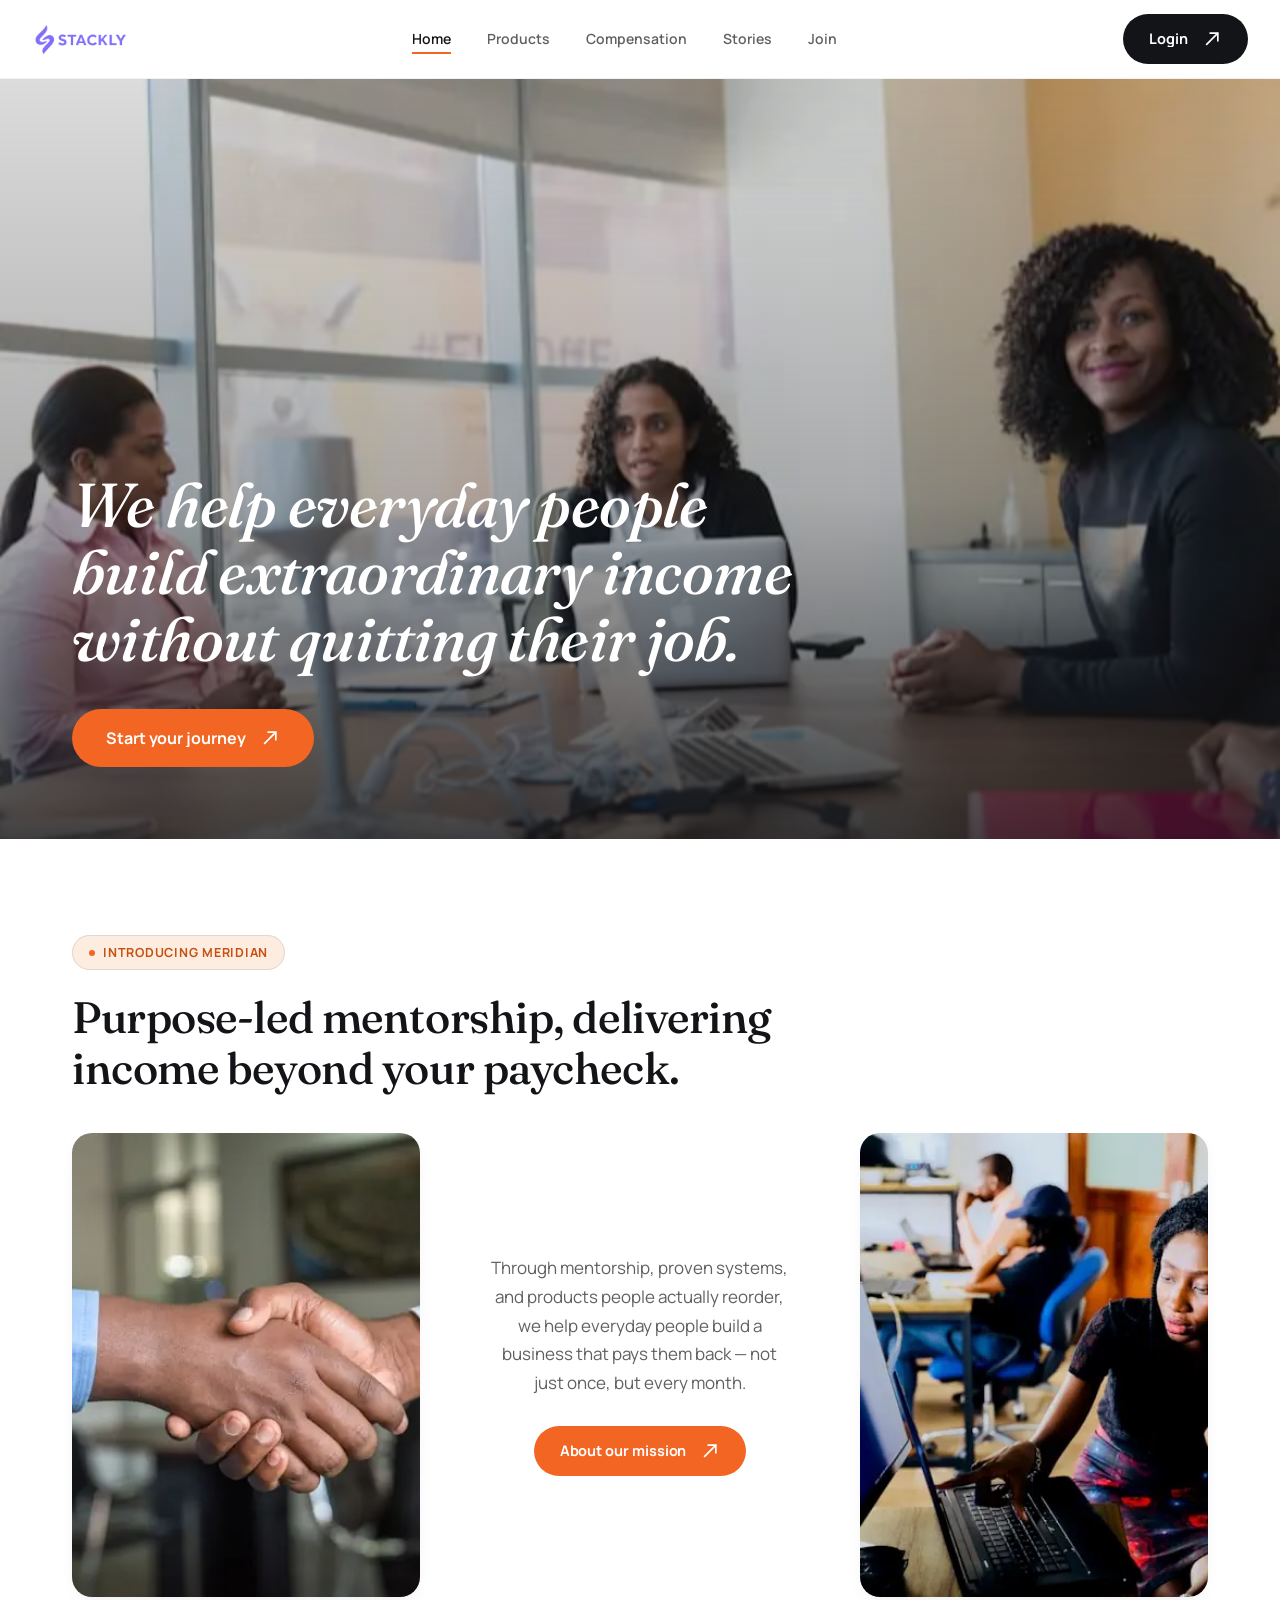
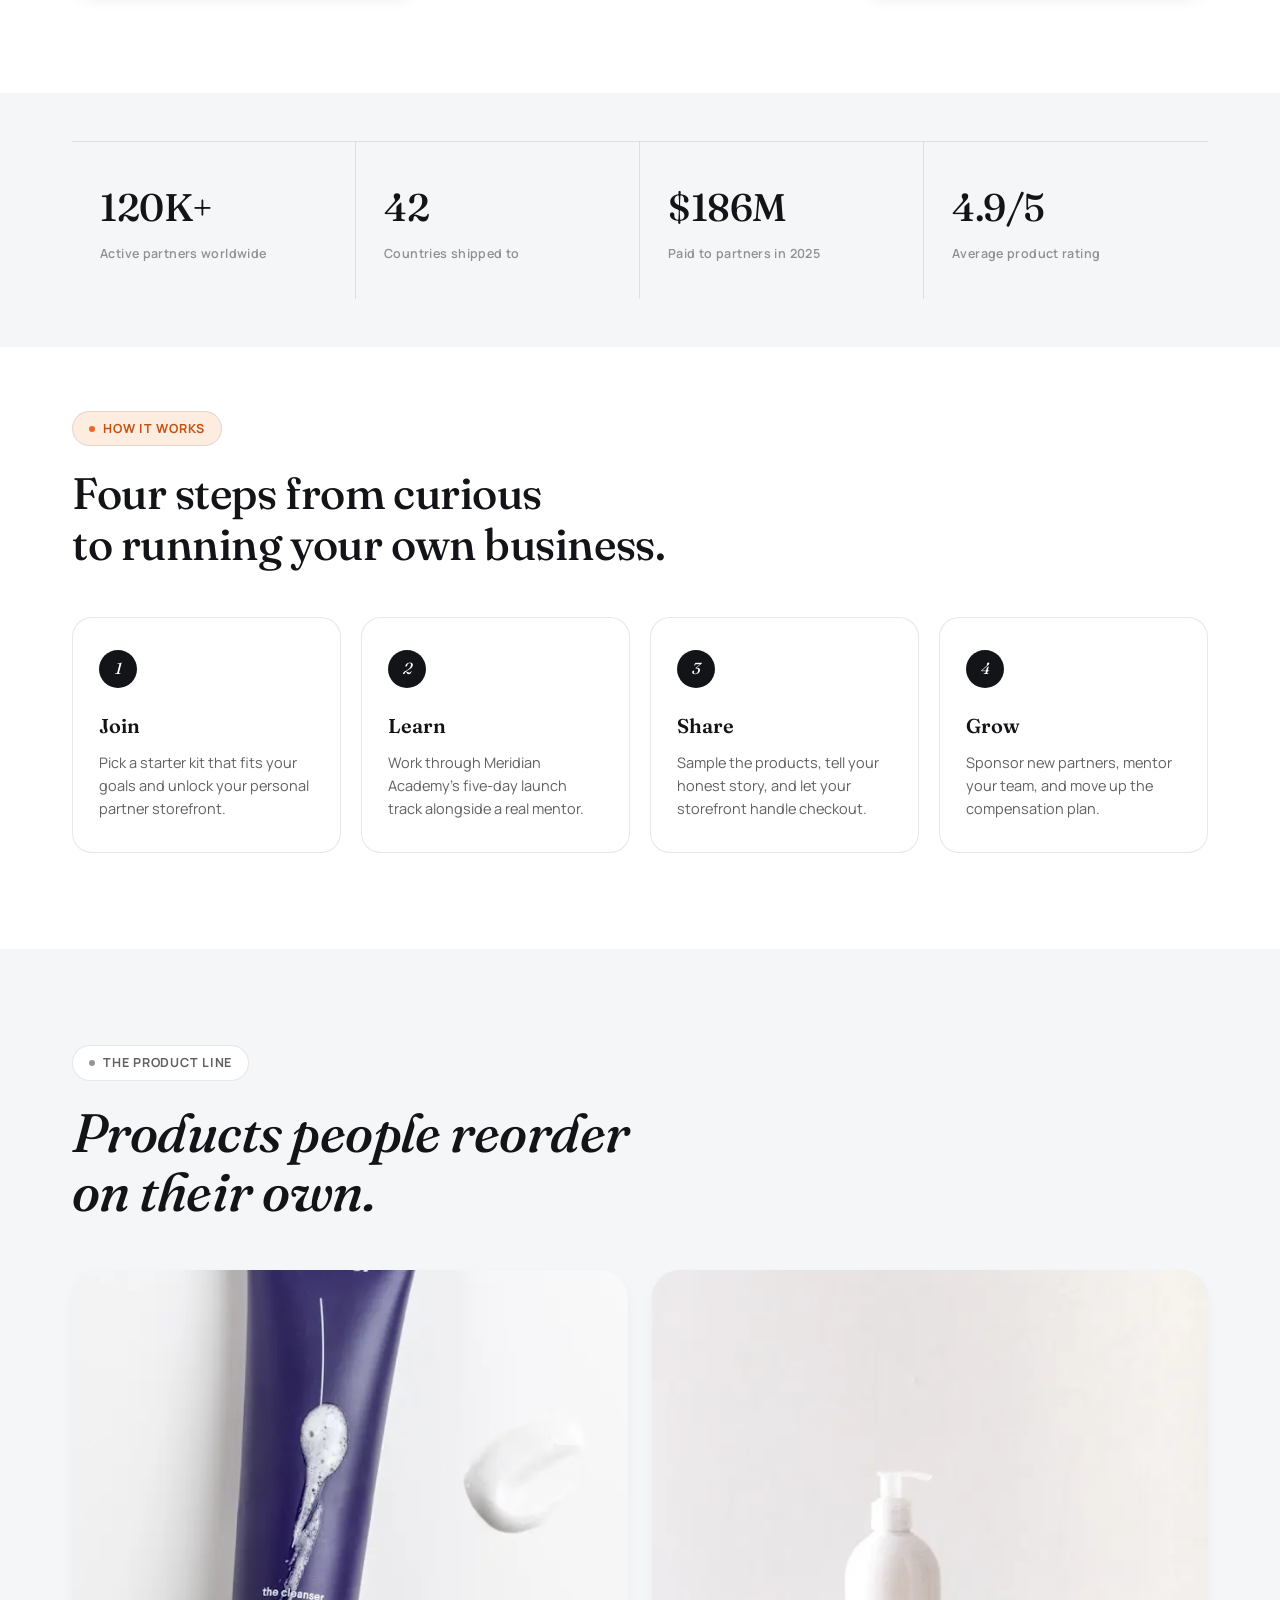
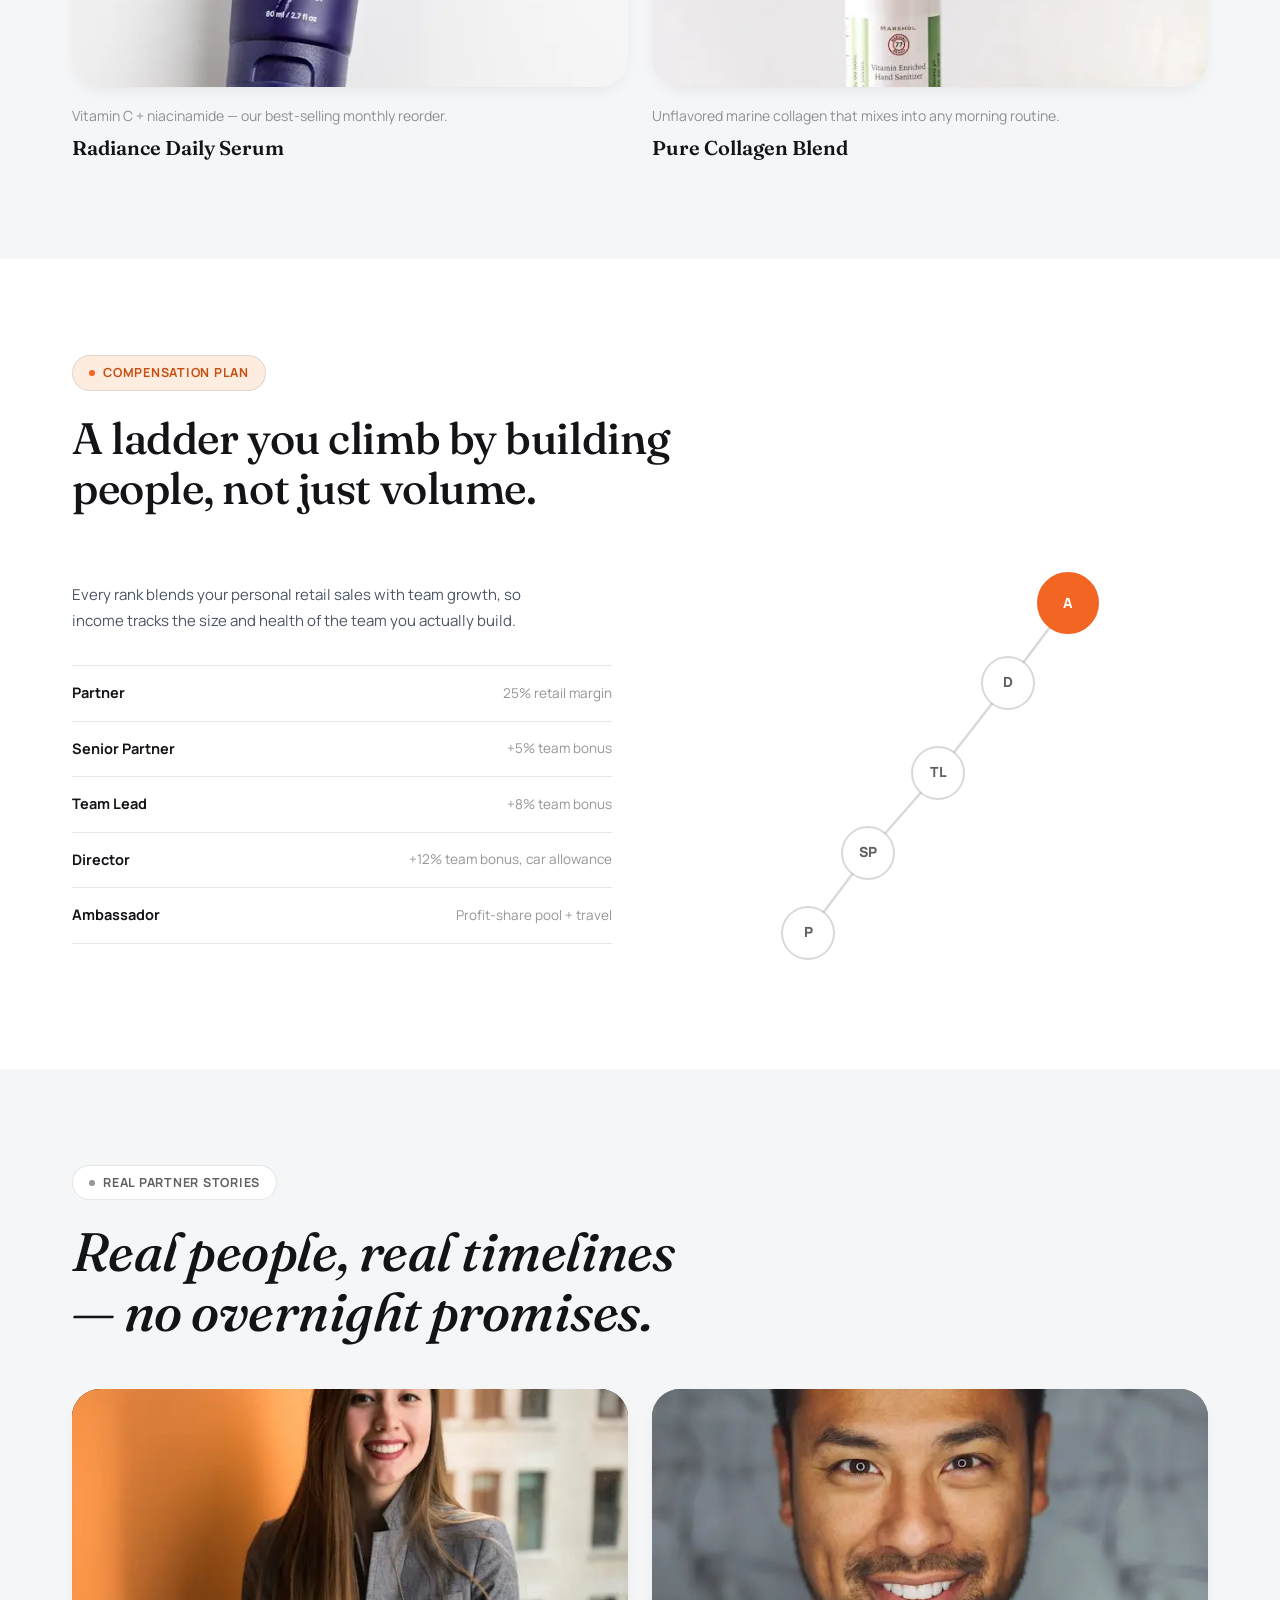
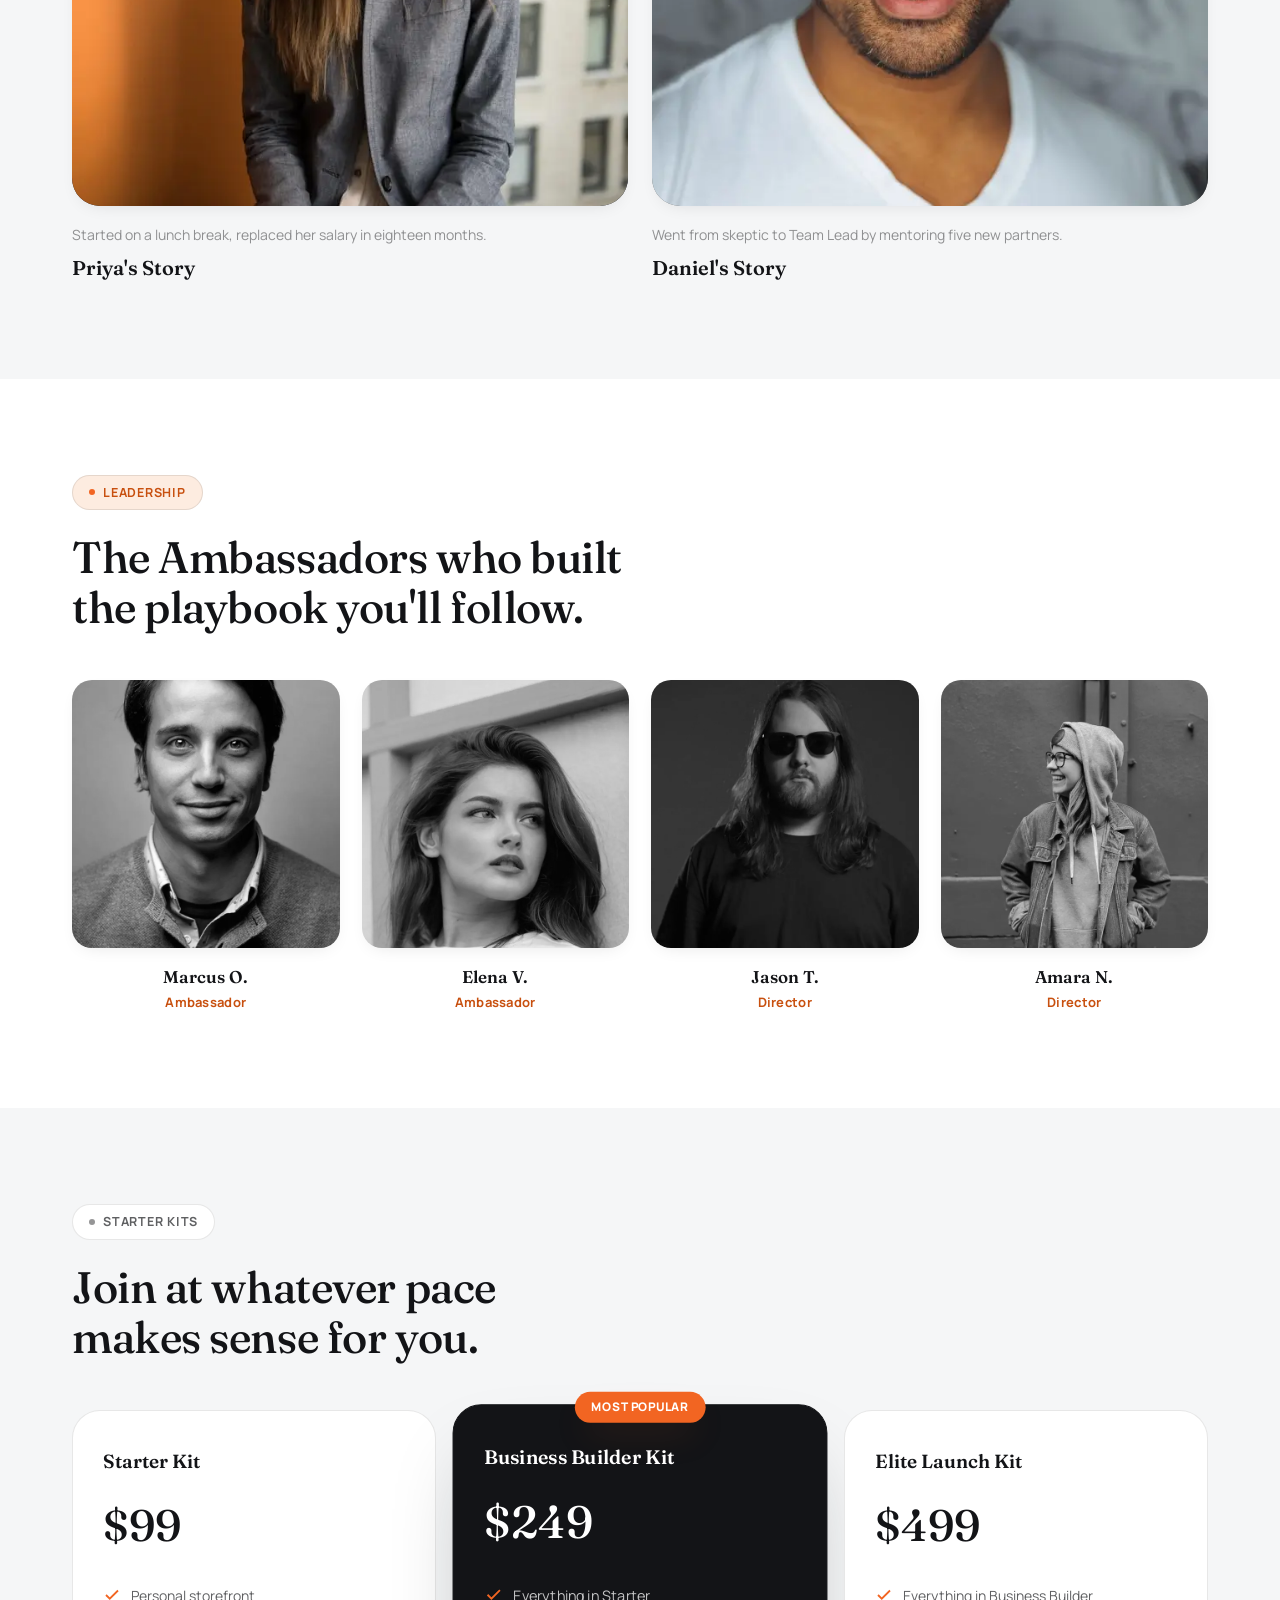
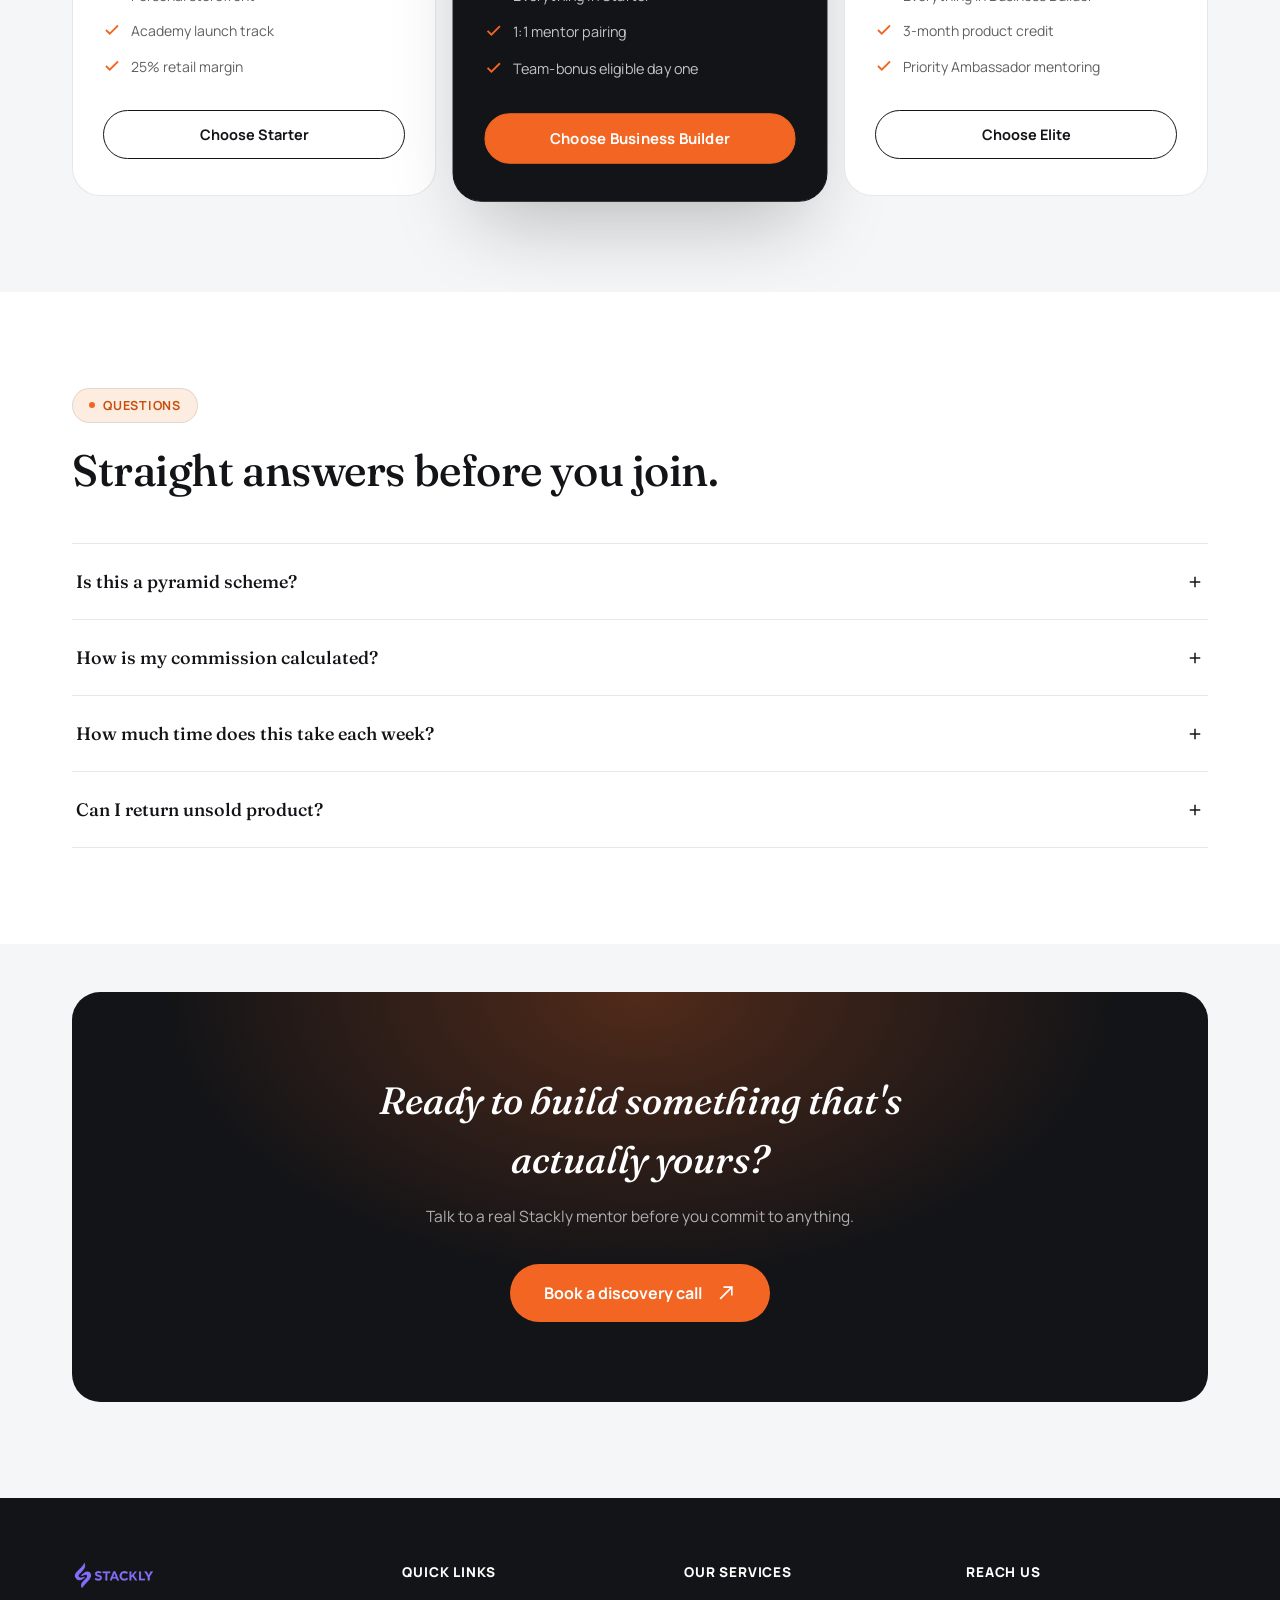
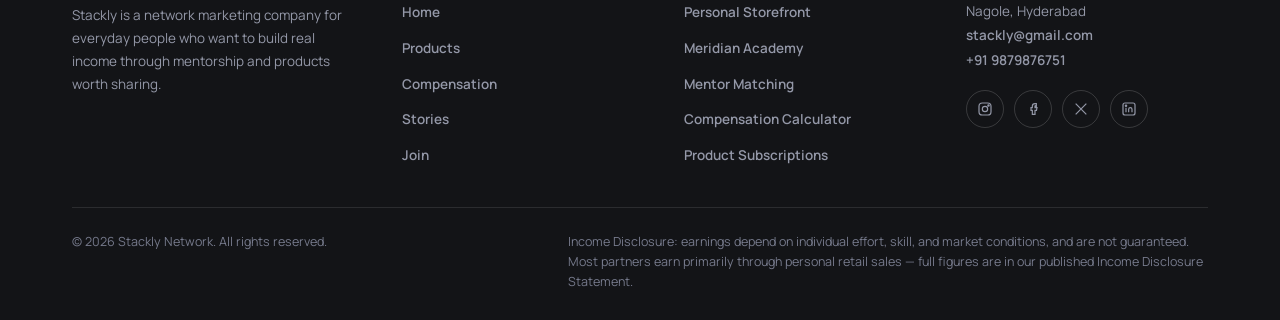
<file: index.html>
<!DOCTYPE html>
<html lang="en">
<head>
<meta charset="UTF-8">
<meta name="viewport" content="width=device-width, initial-scale=1.0">
<title>Multilevel marketing</title>
<meta name="description" content="Meridian is a network marketing company for everyday people who want to build real income through mentorship, proven systems, and products worth sharing.">
<link rel="stylesheet" href="./Style.css">
</head>
<body>

<!-- ======================= HEADER ======================= -->
<header class="site-header" id="site-header">
  <div class="header-inner">
    <a href="index.html" class="logo-slot" aria-label="Homepage">
      <img src="./Assets/Stacklyimg1.webp" alt="Your logo" class="logo-img">
    </a>

    <nav class="header-nav">
      <a href="index.html" class="active">Home</a>
      <a href="products.html">Products</a>
      <a href="compensation.html">Compensation</a>
      <a href="stories.html">Stories</a>
      <a href="join.html">Join</a>
    </nav>

    <div class="header-right">
      <button class="roll-btn dark" onclick="window.location.href='login.html';">
        <span class="roll-text"><span class="roll-text-inner">
          <span>Login</span>
          <span>Login</span>
        </span></span>
        <span class="roll-arrow"><svg viewBox="0 0 24 24" fill="none" stroke="currentColor" stroke-width="2"><line x1="5" y1="19" x2="19" y2="5"/><polyline points="9 5 19 5 19 15"/></svg></span>
      </button>
    </div>

    <button class="nav-toggle" id="menu-toggle" aria-label="Open menu">
      <svg viewBox="0 0 24 24" fill="none" stroke="currentColor" stroke-width="2"><line x1="3" y1="6" x2="21" y2="6"/><line x1="3" y1="12" x2="21" y2="12"/><line x1="3" y1="18" x2="21" y2="18"/></svg>
    </button>
  </div>

  <!-- Mobile menu -->
  <div class="mobile-menu" id="mobile-menu">
    <div class="mobile-menu-backdrop" id="menu-backdrop"></div>
    <div class="mobile-sheet">
      <div class="mobile-nav-links">
        <a href="index.html">Home</a>
        <a href="products.html">Products</a>
        <a href="compensation.html">Compensation</a>
        <a href="stories.html">Stories</a>
        <a href="join.html">Join</a>
      </div>
      <button class="roll-btn orange" onclick="window.location.href='Login.html';">
        <span class="roll-text"><span class="roll-text-inner">
          <span>Login</span>
          <span>Login</span>
        </span></span>
        <span class="roll-arrow"><svg viewBox="0 0 24 24" fill="none" stroke="currentColor" stroke-width="2"><line x1="5" y1="19" x2="19" y2="5"/><polyline points="9 5 19 5 19 15"/></svg></span>
      </button>
    </div>
  </div>
</header>

<!-- ======================= HERO ======================= -->
<section class="hero">
  <div class="hero-media" aria-hidden="true">
    <img src="./Assets/mlm1.webp" alt="" class="hero-media-img">
    <div class="hero-overlay"></div>
  </div>

  <div class="hero-content wrap px">
    <div class="hero-inner">
      <h1 class="hero-headline">
        We help everyday people<br class="desktop-break"><span class="mobile-space"> </span>
        build extraordinary income<br class="desktop-break"><span class="mobile-space"> </span>
        without quitting their job.
      </h1>

      <div class="hero-cta-row">
        <button class="roll-btn orange big" onclick="window.location.href='404.html';">
          <span class="roll-text"><span class="roll-text-inner">
            <span>Start your journey</span>
            <span>Start your journey</span>
          </span></span>
          <span class="roll-arrow"><svg viewBox="0 0 24 24" fill="none" stroke="currentColor" stroke-width="2"><line x1="5" y1="19" x2="19" y2="5"/><polyline points="9 5 19 5 19 15"/></svg></span>
        </button>
      </div>
    </div>
  </div>
</section>

<!-- ======================= ABOUT ======================= -->
<section class="section-white">
  <div class="wrap px">
    <div class="badge-row">
      <span class="badge-pill">Introducing Meridian</span>
    </div>

    <h2 class="section-heading">Purpose-led mentorship, delivering<br>income beyond your paycheck.</h2>

    <div class="about-mobile about-stack">
      <p>Through mentorship, proven systems, and products people actually reorder, we help everyday people build a business that pays them back — not just once, but every month.</p>
      <button class="roll-btn orange" onclick="window.location.href='404.html';">
        <span class="roll-text"><span class="roll-text-inner">
          <span>About our mission</span>
          <span>About our mission</span>
        </span></span>
        <span class="roll-arrow"><svg viewBox="0 0 24 24" fill="none" stroke="currentColor" stroke-width="2"><line x1="5" y1="19" x2="19" y2="5"/><polyline points="9 5 19 5 19 15"/></svg></span>
      </button>
      <div class="about-images">
        <div class="img-a"><img src="./Assets/mlm2.webp" alt="Small team reviewing a growth plan together"></div>
        <div class="img-b"><img src="./Assets/mlm3.webp" alt="Mentor coaching a new partner at a laptop"></div>
      </div>
    </div>

    <div class="about-desktop">
      <div class="col-left">
        <img src="./Assets/mlm2.webp" alt="Small team reviewing a growth plan together">
      </div>
      <div class="col-center">
        <div class="col-center-inner">
          <p>Through mentorship, proven systems,<br>and products people actually reorder,<br>we help everyday people build a<br>business that pays them back — not<br>just once, but every month.</p>
          <button class="roll-btn orange" onclick="window.location.href='404.html';">
            <span class="roll-text"><span class="roll-text-inner">
              <span>About our mission</span>
              <span>About our mission</span>
            </span></span>
            <span class="roll-arrow"><svg viewBox="0 0 24 24" fill="none" stroke="currentColor" stroke-width="2"><line x1="5" y1="19" x2="19" y2="5"/><polyline points="9 5 19 5 19 15"/></svg></span>
          </button>
        </div>
      </div>
      <div class="col-right">
        <img src="./Assets/mlm3.webp" alt="Mentor coaching a new partner at a laptop">
      </div>
    </div>
  </div>
</section>

<!-- ======================= STATS ======================= -->
<section class="section-gray" style="padding-top:48px; padding-bottom:48px;">
  <div class="wrap px">
    <div class="stats-grid">
      <div><div class="stat-number">120K+</div><div class="stat-label">Active partners worldwide</div></div>
      <div><div class="stat-number">42</div><div class="stat-label">Countries shipped to</div></div>
      <div><div class="stat-number">$186M</div><div class="stat-label">Paid to partners in 2025</div></div>
      <div><div class="stat-number">4.9/5</div><div class="stat-label">Average product rating</div></div>
    </div>
  </div>
</section>

<!-- ======================= HOW IT WORKS ======================= -->
<section class="section-white" id="how" style="padding-top:64px;">
  <div class="wrap px">
    <div class="badge-row">
      <span class="badge-pill">How it works</span>
    </div>
    <h2 class="section-heading tight">Four steps from curious<br>to running your own business.</h2>

    <div class="steps-grid">
      <div class="step-card">
        <span class="badge-num">1</span>
        <h3>Join</h3>
        <p>Pick a starter kit that fits your goals and unlock your personal partner storefront.</p>
      </div>
      <div class="step-card">
        <span class="badge-num">2</span>
        <h3>Learn</h3>
        <p>Work through Meridian Academy's five-day launch track alongside a real mentor.</p>
      </div>
      <div class="step-card">
        <span class="badge-num">3</span>
        <h3>Share</h3>
        <p>Sample the products, tell your honest story, and let your storefront handle checkout.</p>
      </div>
      <div class="step-card">
        <span class="badge-num">4</span>
        <h3>Grow</h3>
        <p>Sponsor new partners, mentor your team, and move up the compensation plan.</p>
      </div>
    </div>
  </div>
</section>

<!-- ======================= PRODUCTS ======================= -->
<section class="section-gray" id="products">
  <div class="wrap px">
    <div class="badge-row">
      <span class="badge-pill gray-300">The product line</span>
    </div>
    <h2 class="big-heading">Products people reorder<br class="desktop-break"> on their own.</h2>

    <div class="cards-grid">
      <a href="404.html" class="media-card">
        <div class="media-frame ratio-4x3">
          <img src="./Assets/mlm4.webp" alt="Radiance daily serum bottle">
          
        </div>
        <div class="media-caption">
          <p class="desc">Vitamin C + niacinamide — our best-selling monthly reorder.</p>
          <p class="title">Radiance Daily Serum</p>
        </div>
      </a>

      <a href="404.html" class="media-card">
        <div class="media-frame ratio-square">
          <img src="./Assets/mlm5.webp" alt="Pure collagen wellness blend">
          
        </div>
        <div class="media-caption">
          <p class="desc">Unflavored marine collagen that mixes into any morning routine.</p>
          <p class="title">Pure Collagen Blend</p>
        </div>
      </a>
    </div>
  </div>
</section>

<!-- ======================= COMPENSATION LADDER ======================= -->
<section class="section-white" id="compensation">
  <div class="wrap px">
    <div class="badge-row">
      <span class="badge-pill">Compensation plan</span>
    </div>
    <h2 class="section-heading">A ladder you climb by building<br>people, not just volume.</h2>

    <div class="ladder-wrap">
      <div>
        <p style="font-size:15px; line-height:1.7; color:#4b5563; max-width:460px; margin:0;">Every rank blends your personal retail sales with team growth, so income tracks the size and health of the team you actually build.</p>
        <div class="rank-legend">
          <div class="rank-legend-item"><span>Partner</span><span>25% retail margin</span></div>
          <div class="rank-legend-item"><span>Senior Partner</span><span>+5% team bonus</span></div>
          <div class="rank-legend-item"><span>Team Lead</span><span>+8% team bonus</span></div>
          <div class="rank-legend-item"><span>Director</span><span>+12% team bonus, car allowance</span></div>
          <div class="rank-legend-item"><span>Ambassador</span><span>Profit-share pool + travel</span></div>
        </div>
      </div>

      <div class="ladder-svg-holder">
        <svg viewBox="0 0 380 420" xmlns="http://www.w3.org/2000/svg">
          <defs>
            <linearGradient id="rankGrad" x1="0" y1="420" x2="380" y2="0" gradientUnits="userSpaceOnUse">
              <stop stop-color="#e05a1a"/>
              <stop offset="1" stop-color="#F26522"/>
            </linearGradient>
          </defs>
          <line class="rank-line" x1="60" y1="380" x2="120" y2="300"/>
          <line class="rank-line" x1="120" y1="300" x2="190" y2="220"/>
          <line class="rank-line" x1="190" y1="220" x2="260" y2="130"/>
          <line class="rank-line" x1="260" y1="130" x2="320" y2="50"/>
          <g class="rank-node"><circle cx="60" cy="380" r="26"/><text x="60" y="384" text-anchor="middle">P</text></g>
          <g class="rank-node"><circle cx="120" cy="300" r="26"/><text x="120" y="304" text-anchor="middle">SP</text></g>
          <g class="rank-node"><circle cx="190" cy="220" r="26"/><text x="190" y="224" text-anchor="middle">TL</text></g>
          <g class="rank-node"><circle cx="260" cy="130" r="26"/><text x="260" y="134" text-anchor="middle">D</text></g>
          <g class="rank-node active"><circle cx="320" cy="50" r="30"/><text x="320" y="55" text-anchor="middle">A</text></g>
        </svg>
      </div>
    </div>
  </div>
</section>

<!-- ======================= SUCCESS STORIES ======================= -->
<section class="section-gray" id="stories">
  <div class="wrap px">
    <div class="badge-row">
      <span class="badge-pill gray-300">Real partner stories</span>
    </div>
    <h2 class="big-heading">Real people, real timelines<br class="desktop-break"> — no overnight promises.</h2>

    <div class="cards-grid">
      <a href="404.html" class="media-card">
        <div class="media-frame ratio-4x3" style="background:#1a1d2e;">
          <video autoplay muted loop playsinline poster="./Assets/mlm6.webp" src="./Assets/mlm6.webp"></video>
          
        </div>
        <div class="media-caption">
          <p class="desc">Started on a lunch break, replaced her salary in eighteen months.</p>
          <p class="title">Priya's Story</p>
        </div>
      </a>

      <a href="404.html" class="media-card">
        <div class="media-frame ratio-square" style="background:#6b6b6b;">
          <video autoplay muted loop playsinline poster="./Assets/mlm7.webp" src="./Assets/mlm7.webp"></video>
          
        </div>
        <div class="media-caption">
          <p class="desc">Went from skeptic to Team Lead by mentoring five new partners.</p>
          <p class="title">Daniel's Story</p>
        </div>
      </a>
    </div>
  </div>
</section>

<!-- ======================= LEADERSHIP ======================= -->
<section class="section-white" id="leaders">
  <div class="wrap px">
    <div class="badge-row">
      <span class="badge-pill">Leadership</span>
    </div>
    <h2 class="section-heading tight">The Ambassadors who built<br>the playbook you'll follow.</h2>

    <div class="leaders-grid">
      <div class="leader-card">
        <img src="./Assets/mlm8.webp" alt="Portrait of leader Marcus O.">
        <h4>Marcus O.</h4><p>Ambassador</p>
      </div>
      <div class="leader-card">
        <img src="./Assets/mlm9.webp" alt="Portrait of leader Elena V.">
        <h4>Elena V.</h4><p>Ambassador</p>
      </div>
      <div class="leader-card">
        <img src="./Assets/mlm10.webp" alt="Portrait of leader Jason T.">
        <h4>Jason T.</h4><p>Director</p>
      </div>
      <div class="leader-card">
        <img src="./Assets/mlm11.webp" alt="Portrait of leader Amara N.">
        <h4>Amara N.</h4><p>Director</p>
      </div>
    </div>
  </div>
</section>

<!-- ======================= PRICING ======================= -->
<section class="section-gray" id="join">
  <div class="wrap px">
    <div class="badge-row">
      <span class="badge-pill gray-300">Starter kits</span>
    </div>
    <h2 class="section-heading tight">Join at whatever pace<br>makes sense for you.</h2>

    <div class="pricing-grid">
      <div class="price-card">
        <h3>Starter Kit</h3>
        <div class="price">$99</div>
        <ul>
          <li><svg viewBox="0 0 24 24" fill="none" stroke-width="2"><polyline points="20 6 9 17 4 12"/></svg>Personal storefront</li>
          <li><svg viewBox="0 0 24 24" fill="none" stroke-width="2"><polyline points="20 6 9 17 4 12"/></svg>Academy launch track</li>
          <li><svg viewBox="0 0 24 24" fill="none" stroke-width="2"><polyline points="20 6 9 17 4 12"/></svg>25% retail margin</li>
        </ul>
        <button class="btn-flat" onclick="window.location.href='404.html';">Choose Starter</button>
      </div>
      <div class="price-card featured">
        <span class="price-badge">Most popular</span>
        <h3>Business Builder Kit</h3>
        <div class="price">$249</div>
        <ul>
          <li><svg viewBox="0 0 24 24" fill="none" stroke-width="2"><polyline points="20 6 9 17 4 12"/></svg>Everything in Starter</li>
          <li><svg viewBox="0 0 24 24" fill="none" stroke-width="2"><polyline points="20 6 9 17 4 12"/></svg>1:1 mentor pairing</li>
          <li><svg viewBox="0 0 24 24" fill="none" stroke-width="2"><polyline points="20 6 9 17 4 12"/></svg>Team-bonus eligible day one</li>
        </ul>
        <button class="btn-flat" onclick="window.location.href='404.html';">Choose Business Builder</button>
      </div>
      <div class="price-card">
        <h3>Elite Launch Kit</h3>
        <div class="price">$499</div>
        <ul>
          <li><svg viewBox="0 0 24 24" fill="none" stroke-width="2"><polyline points="20 6 9 17 4 12"/></svg>Everything in Business Builder</li>
          <li><svg viewBox="0 0 24 24" fill="none" stroke-width="2"><polyline points="20 6 9 17 4 12"/></svg>3-month product credit</li>
          <li><svg viewBox="0 0 24 24" fill="none" stroke-width="2"><polyline points="20 6 9 17 4 12"/></svg>Priority Ambassador mentoring</li>
        </ul>
        <button class="btn-flat" onclick="window.location.href='404.html';">Choose Elite</button>
      </div>
    </div>
  </div>
</section>

<!-- ======================= FAQ ======================= -->
<section class="section-white" id="faq">
  <div class="wrap px">
    <div class="badge-row">
      <span class="badge-pill">Questions</span>
    </div>
    <h2 class="section-heading tight">Straight answers before you join.</h2>

    <div class="faq-list">
      <div class="faq-item">
        <button class="faq-question">Is this a pyramid scheme?<svg viewBox="0 0 24 24" fill="none" stroke="currentColor" stroke-width="2"><line x1="12" y1="5" x2="12" y2="19"/><line x1="5" y1="12" x2="19" y2="12"/></svg></button>
        <div class="faq-answer"><p>No. Stackly pays commissions on real retail sales to real customers, not on recruiting alone. Our published Income Disclosure Statement shows what typical partners actually earn.</p></div>
      </div>
      <div class="faq-item">
        <button class="faq-question">How is my commission calculated?<svg viewBox="0 0 24 24" fill="none" stroke="currentColor" stroke-width="2"><line x1="12" y1="5" x2="12" y2="19"/><line x1="5" y1="12" x2="19" y2="12"/></svg></button>
        <div class="faq-answer"><p>You earn a retail margin on every product you sell directly, plus a team bonus once you reach Senior Partner rank based on your group's monthly volume.</p></div>
      </div>
      <div class="faq-item">
        <button class="faq-question">How much time does this take each week?<svg viewBox="0 0 24 24" fill="none" stroke="currentColor" stroke-width="2"><line x1="12" y1="5" x2="12" y2="19"/><line x1="5" y1="12" x2="19" y2="12"/></svg></button>
        <div class="faq-answer"><p>Most partners start with three to five hours a week alongside their existing job, then scale up as their customer base grows.</p></div>
      </div>
      <div class="faq-item">
        <button class="faq-question">Can I return unsold product?<svg viewBox="0 0 24 24" fill="none" stroke="currentColor" stroke-width="2"><line x1="12" y1="5" x2="12" y2="19"/><line x1="5" y1="12" x2="19" y2="12"/></svg></button>
        <div class="faq-answer"><p>Yes. Unopened product is covered by a 30-day buyback policy at 90% of what you paid, so you're never stuck holding stock.</p></div>
      </div>
    </div>
  </div>
</section>

<!-- ======================= FINAL CTA ======================= -->
<section class="section-gray" style="padding-top:48px;">
  <div class="wrap px">
    <div class="cta-banner">
      <h2>Ready to build something that's actually yours?</h2>
      <p>Talk to a real Stackly mentor before you commit to anything.</p>
      <button class="roll-btn orange big" onclick="window.location.href='404.html';">
        <span class="roll-text"><span class="roll-text-inner">
          <span>Book a discovery call</span>
          <span>Book a discovery call</span>
        </span></span>
        <span class="roll-arrow"><svg viewBox="0 0 24 24" fill="none" stroke="currentColor" stroke-width="2"><line x1="5" y1="19" x2="19" y2="5"/><polyline points="9 5 19 5 19 15"/></svg></span>
      </button>
    </div>
  </div>
</section>

<!-- ======================= FOOTER ======================= -->
<footer class="site-footer">
  <div class="wrap px">
    <div class="footer-top">
      <div class="footer-brand">
        <a href="index.html" class="footer-logo-slot" aria-label="Homepage">
          <img src="./Assets/Stacklyimg1.webp" alt="Your logo" class="footer-logo-img">
        </a>
        <p>Stackly is a network marketing company for everyday people who want to build real income through mentorship and products worth sharing.</p>
      </div>

      <div class="footer-col">
        <h4>Quick Links</h4>
        <ul>
          <li><a href="index.html">Home</a></li>
          <li><a href="products.html">Products</a></li>
          <li><a href="compensation.html">Compensation</a></li>
          <li><a href="stories.html">Stories</a></li>
          <li><a href="join.html">Join</a></li>
        </ul>
      </div>

      <div class="footer-col footer-services">
        <h4>Our Services</h4>
        <ul>
          <li><a href="404.html">Personal Storefront</a></li>
          <li><a href="404.html">Meridian Academy</a></li>
          <li><a href="404.html">Mentor Matching</a></li>
          <li><a href="404.html">Compensation Calculator</a></li>
          <li><a href="404.html">Product Subscriptions</a></li>
        </ul>
      </div>

      <div class="footer-col footer-contact">
        <h4>Reach Us</h4>
        <div class="footer-address">
          Nagole, Hyderabad<br>
          <a href="mailto:stackly@gmail.com">stackly@gmail.com</a><br>
          <a href="tel:+919879876751">+91 9879876751</a>
        </div>
        <div class="footer-social">
          <a href="404.html" aria-label="Instagram">
            <svg viewBox="0 0 24 24" fill="none" stroke="currentColor" stroke-width="1.8"><rect x="3" y="3" width="18" height="18" rx="5"/><circle cx="12" cy="12" r="4"/><circle cx="17.2" cy="6.8" r="1"/></svg>
          </a>
          <a href="404.html" aria-label="Facebook">
            <svg viewBox="0 0 24 24" fill="none" stroke="currentColor" stroke-width="1.8"><path d="M15 8h2V4h-2a4 4 0 0 0-4 4v2H9v4h2v6h4v-6h2.2l.8-4H15V8a1 1 0 0 1 1-1"/></svg>
          </a>
          <a href="404.html" aria-label="X / Twitter">
            <svg viewBox="0 0 24 24" fill="none" stroke="currentColor" stroke-width="1.8"><path d="M4 4l16 16M20 4L4 20"/></svg>
          </a>
          <a href="404.html" aria-label="LinkedIn">
            <svg viewBox="0 0 24 24" fill="none" stroke="currentColor" stroke-width="1.8"><rect x="3" y="3" width="18" height="18" rx="3"/><line x1="7.5" y1="10" x2="7.5" y2="17"/><circle cx="7.5" cy="7" r="1"/><path d="M11.5 17v-4.5a2.5 2.5 0 0 1 5 0V17"/></svg>
          </a>
        </div>
      </div>
    </div>
    <div class="footer-bottom">
      <span>&copy; 2026 Stackly Network. All rights reserved.</span>
      <span class="footer-disclosure">Income Disclosure: earnings depend on individual effort, skill, and market conditions, and are not guaranteed. Most partners earn primarily through personal retail sales — full figures are in our published Income Disclosure Statement.</span>
    </div>
  </div>
</footer>

<script>
  // Mobile menu toggle
  const menuToggle = document.getElementById('menu-toggle');
  const mobileMenu = document.getElementById('mobile-menu');
  const menuBackdrop = document.getElementById('menu-backdrop');
  if (menuToggle && mobileMenu) {
    menuToggle.addEventListener('click', () => mobileMenu.classList.add('open'));
    menuBackdrop.addEventListener('click', () => mobileMenu.classList.remove('open'));
    mobileMenu.querySelectorAll('a').forEach(link => {
      link.addEventListener('click', () => mobileMenu.classList.remove('open'));
    });
  }

  // FAQ accordion
  document.querySelectorAll('.faq-item').forEach(item => {
    const q = item.querySelector('.faq-question');
    if (q) {
      q.addEventListener('click', () => {
        const isOpen = item.classList.contains('open');
        document.querySelectorAll('.faq-item.open').forEach(i => i.classList.remove('open'));
        if (!isOpen) item.classList.add('open');
      });
    }
  });
</script>
</body>
</html>
</file>
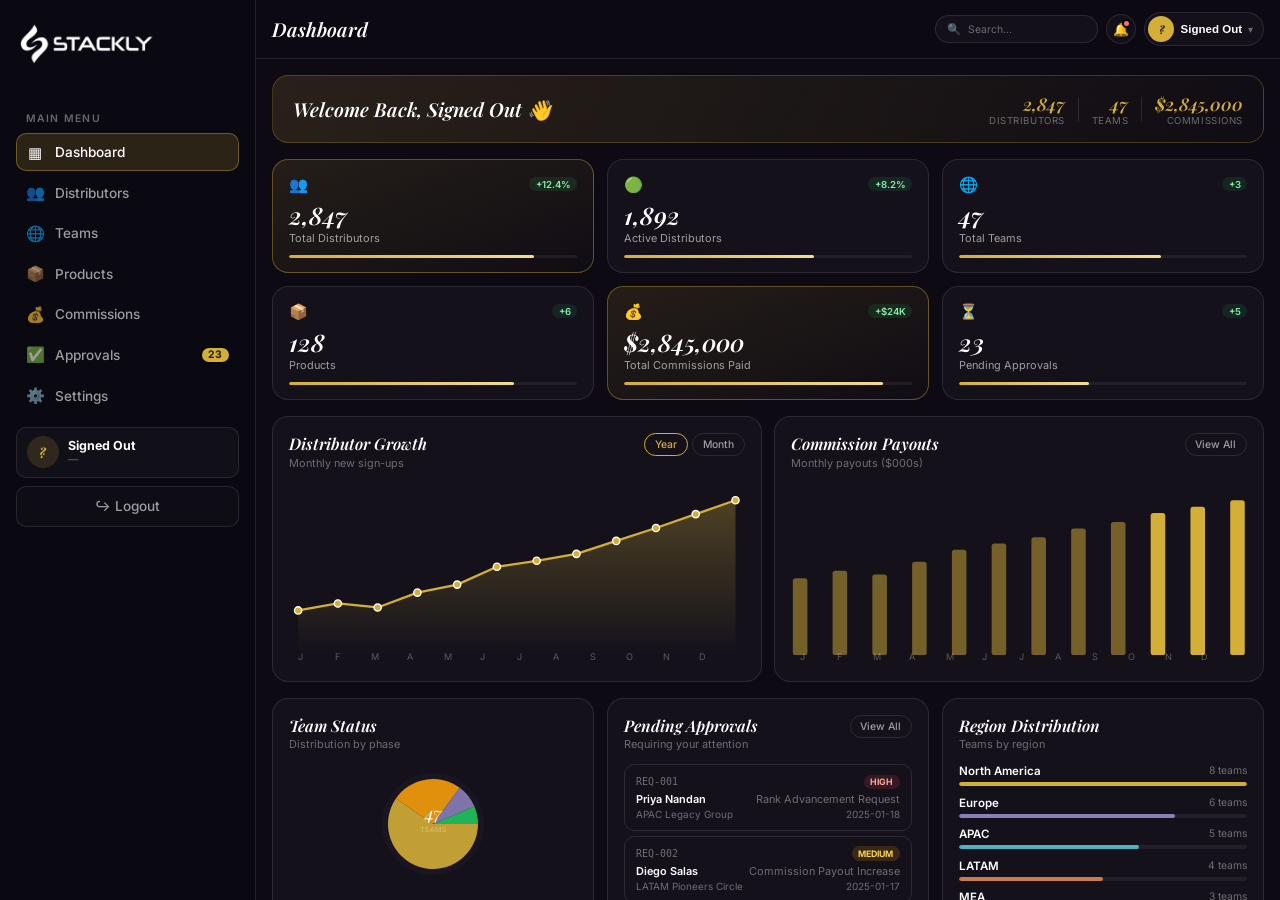
<file: admindashboard.html>
<!DOCTYPE html>
<html lang="en">
<head>
  <meta charset="UTF-8" />
  <meta name="viewport" content="width=device-width, initial-scale=1.0" />
  <title>Lumora — Distributor Network Admin</title>
  <link rel="preconnect" href="https://fonts.googleapis.com">
  <link href="https://fonts.googleapis.com/css2?family=Playfair+Display:ital,wght@0,500;0,700;1,500;1,600&family=Inter:wght@400;500;600;700&display=swap" rel="stylesheet">
  <style>
    :root{
      --bg:#0d0a14;
      --surface:rgba(255,255,255,0.03);
      --surface-2:rgba(255,255,255,0.06);
      --border:rgba(255,255,255,0.1);
      --accent:#D4AF37;
      --accent-soft:rgba(212,175,55,0.16);
      --text-primary:#f7f5f2;
      --text-secondary:rgba(247,245,242,0.62);
      --text-tertiary:rgba(247,245,242,0.4);
      --radius:16px;
      --radius-sm:10px;
    }
    *{box-sizing:border-box;}
    html,body{margin:0;padding:0;}
    body{
      background:var(--bg);
      color:var(--text-primary);
      font-family:'Inter',sans-serif;
      -webkit-font-smoothing:antialiased;
    }
    ::-webkit-scrollbar{width:6px;height:6px;}
    ::-webkit-scrollbar-thumb{background:rgba(255,255,255,0.15);border-radius:9999px;}
    ::-webkit-scrollbar-track{background:transparent;}

    .dashboard-root{display:flex;min-height:100vh;width:100%;overflow-x:hidden;}

    /* ============ Sidebar ============ */
    .sidebar-overlay{display:none;}
    .sidebar{
      width:256px;flex-shrink:0;background:#0a0810;border-right:1px solid var(--border);
      display:flex;flex-direction:column;padding:1.5rem 1rem;position:sticky;top:0;height:100vh;overflow-y:auto;
    }
    .sidebar-header{display:flex;align-items:center;justify-content:space-between;margin-bottom:1.75rem;padding:0 .25rem;}
    .brand{display:flex;align-items:center;gap:.55rem;}
    .brand-logo-img{
      height:40px;
      width:auto;
      max-width:160px;
      object-fit:contain;
      display:block;
    }
    .brand-logo-fallback{
      width:40px;height:40px;border-radius:9px;
      border:1px dashed rgba(212,175,55,0.45);color:var(--accent);
      font-size:1.2rem;display:flex;align-items:center;justify-content:center;font-weight:700;
    }
    .close-btn{display:none;background:transparent;border:none;color:var(--text-secondary);font-size:1rem;cursor:pointer;width:30px;height:30px;border-radius:50%;align-items:center;justify-content:center;}
    .close-btn:hover{background:var(--surface-2);color:#fff;}
    .sidebar-section-label{font-size:.65rem;font-weight:600;letter-spacing:.12em;color:var(--text-tertiary);padding:0 .6rem;margin:1.25rem 0 .5rem;}
    .sidebar-nav{display:flex;flex-direction:column;gap:.15rem;}
    .nav-item{display:flex;align-items:center;gap:.7rem;width:100%;padding:.6rem .65rem;border-radius:var(--radius-sm);background:transparent;border:none;color:var(--text-secondary);font-size:.85rem;font-weight:500;font-family:inherit;cursor:pointer;text-align:left;transition:background .15s,color .15s;position:relative;}
    .nav-item:hover{background:var(--surface-2);color:#fff;}
    .nav-item.nav-active{background:var(--accent-soft);color:#fff;box-shadow:inset 0 0 0 1px rgba(212,175,55,.4);}
    .nav-icon{font-size:.95rem;width:1.1rem;text-align:center;flex-shrink:0;}
    .nav-badge{margin-left:auto;background:var(--accent);color:#221a05;font-size:.65rem;font-weight:700;border-radius:9999px;padding:.05rem .4rem;}

    /* ============ Sidebar signed-in user block ============ */
    .sidebar-user{
      display:flex;align-items:center;gap:.6rem;margin-top:.75rem;margin-bottom:.5rem;
      padding:.55rem .6rem;border-radius:var(--radius-sm);
      background:var(--surface);border:1px solid var(--border);
    }
    .sidebar-user-avatar{
      width:32px;height:32px;border-radius:50%;flex-shrink:0;
      background:var(--accent-soft);color:var(--accent);
      display:flex;align-items:center;justify-content:center;
      font-family:'Playfair Display',serif;font-style:italic;font-weight:700;font-size:.85rem;
      text-transform:uppercase;
    }
    .sidebar-user-info{min-width:0;flex:1;}
    .sidebar-user-name{font-size:.78rem;font-weight:700;color:#fff;overflow:hidden;text-overflow:ellipsis;white-space:nowrap;text-transform:capitalize;}
    .sidebar-user-email{font-size:.65rem;color:var(--text-tertiary);overflow:hidden;text-overflow:ellipsis;white-space:nowrap;}

    .logout-full-btn{
      display:flex;align-items:center;justify-content:center;gap:.5rem;width:100%;padding:.7rem .9rem;border-radius:var(--radius-sm);
      background:rgba(255,255,255,0.02);border:1px solid var(--border);color:var(--text-secondary);font-size:.85rem;font-weight:500;
      font-family:inherit;cursor:pointer;transition:border-color .2s,color .2s,background .2s;text-decoration:none;
    }
    .logout-full-btn:hover{border-color:rgba(212,175,55,.5);color:#fff;background:var(--accent-soft);}

    /* ============ Main content ============ */
    .main-content{flex:1;min-width:0;max-width:100%;display:flex;flex-direction:column;height:100vh;overflow-y:auto;overflow-x:hidden;}
    .topbar{position:sticky;top:0;z-index:20;display:flex;align-items:center;justify-content:space-between;gap:0.5rem;padding:0.75rem 1rem;background:rgba(13,10,20,.88);backdrop-filter:blur(12px);-webkit-backdrop-filter:blur(12px);border-bottom:1px solid var(--border);flex-wrap:nowrap;}
    .topbar-left{display:flex;align-items:center;gap:0.6rem;min-width:0;flex-shrink:1;}
    .hamburger{display:none;flex-direction:column;gap:3px;background:transparent;border:none;cursor:pointer;padding:0.3rem;flex-shrink:0;}
    .hamburger span{width:16px;height:2px;background:#fff;border-radius:2px;}
    .page-title{min-width:0;display:flex;align-items:baseline;gap:0.4rem;flex-wrap:nowrap;}
    .page-title h1{font-family:'Playfair Display',serif;font-style:italic;font-size:1.2rem;font-weight:600;color:#fff;line-height:1.2;margin:0;white-space:nowrap;}
    .page-title p{font-size:0.7rem;color:var(--text-tertiary);margin:0;white-space:nowrap;display:none;}
    .topbar-right{display:flex;align-items:center;gap:0.5rem;flex-shrink:0;margin-left:auto;}
    .search-box{display:flex;align-items:center;gap:0.3rem;background:var(--surface);border:1px solid var(--border);border-radius:9999px;padding:0.3rem 0.7rem;min-width:0;flex-shrink:1;}
    .search-box input{background:transparent;border:none;outline:none;color:#fff;font-size:0.7rem;font-family:inherit;width:120px;max-width:100%;min-width:40px;}
    .search-box input::placeholder{color:var(--text-tertiary);font-size:0.65rem;}
    .search-icon{font-size:0.7rem;opacity:.6;}
    .icon-btn{position:relative;width:30px;height:30px;border-radius:50%;background:var(--surface);border:1px solid var(--border);display:flex;align-items:center;justify-content:center;cursor:pointer;font-size:0.8rem;transition:border-color .2s;flex-shrink:0;}
    .icon-btn:hover{border-color:rgba(212,175,55,.4);}
    .notif-dot{position:absolute;top:6px;right:6px;width:5px;height:5px;border-radius:50%;background:#f87171;box-shadow:0 0 0 2px #0a0810;}
    .content-area{padding:1rem 1rem 2rem;display:flex;flex-direction:column;gap:1rem;min-width:0;max-width:100%;overflow-x:hidden;}

    /* ============ Topbar signed-in user chip ============ */
    .topbar-user{position:relative;flex-shrink:0;}
    .topbar-user-btn{display:flex;align-items:center;gap:.4rem;background:var(--surface);border:1px solid var(--border);border-radius:9999px;padding:.2rem .6rem .2rem .2rem;cursor:pointer;transition:border-color .2s;}
    .topbar-user-btn:hover{border-color:rgba(212,175,55,.4);}
    .topbar-user-avatar{
      width:26px;height:26px;border-radius:50%;flex-shrink:0;
      background:var(--accent);color:#221a05;
      display:flex;align-items:center;justify-content:center;
      font-family:'Playfair Display',serif;font-style:italic;font-weight:700;font-size:.7rem;
      text-transform:uppercase;
    }
    .topbar-user-name{font-size:.72rem;font-weight:600;color:#fff;max-width:110px;overflow:hidden;text-overflow:ellipsis;white-space:nowrap;text-transform:capitalize;}
    .topbar-user-caret{font-size:.6rem;color:var(--text-tertiary);}
    .topbar-user-menu{
      position:absolute;top:calc(100% + 10px);right:0;width:220px;
      background:#15111f;border:1px solid var(--border);border-radius:var(--radius-sm);
      padding:.5rem;box-shadow:0 18px 40px rgba(0,0,0,.5);
      opacity:0;visibility:hidden;transform:translateY(-6px);
      transition:opacity .2s ease,transform .2s ease,visibility .2s ease;z-index:60;
    }
    .topbar-user.open .topbar-user-menu{opacity:1;visibility:visible;transform:translateY(0);}
    .topbar-user-menu-email{padding:.5rem .6rem .6rem;border-bottom:1px solid var(--border);margin-bottom:.35rem;}
    .topbar-user-menu-email .label{font-size:.58rem;font-weight:700;color:var(--text-tertiary);text-transform:uppercase;letter-spacing:.05em;}
    .topbar-user-menu-email .value{font-size:.7rem;font-weight:600;color:#fff;margin-top:2px;word-break:break-all;}
    .topbar-user-menu-item{display:flex;align-items:center;gap:.5rem;width:100%;padding:.5rem .6rem;border-radius:6px;background:none;border:none;text-align:left;font-size:.7rem;font-weight:600;color:var(--text-secondary);font-family:inherit;cursor:pointer;transition:background .15s,color .15s;}
    .topbar-user-menu-item:hover{background:rgba(255,255,255,.05);color:#fff;}
    .topbar-user-menu-item.danger:hover{background:rgba(239,68,68,.14);color:#fca5a5;}

    /* ============ Welcome banner ============ */
    .welcome-banner{display:flex;justify-content:space-between;align-items:center;flex-wrap:wrap;gap:0.6rem;background:linear-gradient(120deg,rgba(212,175,55,.14),rgba(212,175,55,.02));border:1px solid rgba(212,175,55,.25);border-radius:var(--radius);padding:1rem 1.25rem;}
    .welcome-text h2{font-family:'Playfair Display',serif;font-style:italic;font-weight:600;font-size:1.2rem;margin:0;color:#fff;text-transform:capitalize;}
    .welcome-stats-mini{display:flex;align-items:center;gap:0.8rem;}
    .mini-stat{display:flex;flex-direction:column;align-items:flex-end;}
    .mini-stat-value{font-family:'Playfair Display',serif;font-style:italic;font-size:1.1rem;color:var(--accent);font-weight:600;}
    .mini-stat-label{font-size:.6rem;color:var(--text-tertiary);text-transform:uppercase;letter-spacing:.06em;}
    .mini-stat-divider{width:1px;height:24px;background:var(--border);}

    /* ============ Stats grid ============ */
    .stats-grid{display:grid;grid-template-columns:repeat(3,minmax(0,1fr));gap:0.8rem;}
    .stat-card{background:var(--surface);border:1px solid var(--border);border-radius:var(--radius);padding:0.9rem 1rem;min-width:0;cursor:pointer;transition:border-color .2s,transform .2s;}
    .stat-card:hover{border-color:rgba(212,175,55,.35);transform:translateY(-2px);}
    .stat-card.stat-accent{background:linear-gradient(160deg,rgba(212,175,55,.12),rgba(212,175,55,.02));border-color:rgba(212,175,55,.4);}
    .stat-top{display:flex;align-items:center;justify-content:space-between;margin-bottom:0.5rem;}
    .stat-icon{font-size:0.95rem;}
    .stat-delta{font-size:.6rem;font-weight:600;padding:.1rem .4rem;border-radius:9999px;color:var(--text-tertiary);}
    .stat-delta.up{color:#86efac;background:rgba(34,197,94,.12);}
    .stat-value{font-family:'Playfair Display',serif;font-style:italic;font-size:1.5rem;color:#fff;line-height:1.1;font-weight:600;}
    .stat-label{font-size:.68rem;color:var(--text-secondary);margin-top:.2rem;}
    .stat-bar{height:3px;background:rgba(255,255,255,.06);border-radius:9999px;overflow:hidden;margin-top:.6rem;}
    .stat-bar-fill{height:100%;background:linear-gradient(90deg,var(--accent),#f3dd8f);border-radius:9999px;transition:width 1s ease;}

    /* ============ Charts ============ */
    .charts-grid{display:grid;grid-template-columns:1fr 1fr;gap:0.8rem;}
    .chart-card{padding:1rem;}
    .chart-controls{display:flex;gap:.3rem;}
    .chart-container{margin-top:.3rem;}
    .chart-svg{width:100%;height:auto;display:block;}
    .bar-animate{transition:height .6s ease;}

    /* ============ Bottom grid ============ */
    .bottom-grid{display:grid;grid-template-columns:1fr 1fr 1fr;gap:0.8rem;}
    @media (max-width:1150px){.charts-grid{grid-template-columns:1fr;}.bottom-grid{grid-template-columns:1fr;}}
    @media (max-width:900px){.stats-grid{grid-template-columns:repeat(2,minmax(0,1fr));}}
    @media (max-width:560px){.stats-grid{grid-template-columns:minmax(0,1fr);}}

    /* ============ Card ============ */
    .card{background:var(--surface);border:1px solid var(--border);border-radius:var(--radius);padding:1rem;min-width:0;}
    .card.full-width{width:100%;}
    .card-header{display:flex;justify-content:space-between;align-items:flex-start;gap:0.6rem;margin-bottom:0.8rem;flex-wrap:wrap;}
    .card-title{font-family:'Playfair Display',serif;font-style:italic;font-size:1rem;font-weight:600;color:#fff;margin:0;}
    .card-sub{font-size:.68rem;color:var(--text-tertiary);margin:.1rem 0 0;}

    /* ============ Buttons ============ */
    .btn-outline{background:transparent;border:1px solid var(--border);color:var(--text-secondary);border-radius:9999px;padding:.3rem .7rem;font-size:.7rem;font-weight:500;font-family:inherit;cursor:pointer;transition:border-color .2s,color .2s;}
    .btn-outline:hover{border-color:rgba(212,175,55,.4);color:#fff;}
    .btn-outline.active,.btn-outline.btn-active{border-color:var(--accent);color:var(--accent);}
    .btn-sm{padding:.25rem .6rem;font-size:.65rem;}
    .btn-primary{background:linear-gradient(120deg,var(--accent),#b98f24);color:#221a05;border:none;border-radius:9999px;padding:.3rem .8rem;font-size:.7rem;font-weight:700;font-family:inherit;cursor:pointer;transition:transform .2s;}
    .btn-primary:hover{transform:scale(1.03);}
    .btn-icon{background:transparent;border:1px solid var(--border);border-radius:6px;width:24px;height:24px;font-size:.65rem;cursor:pointer;margin-right:2px;}
    .btn-icon:hover{border-color:rgba(212,175,55,.4);}
    .btn-approve{background:rgba(34,197,94,.14);color:#86efac;border:1px solid rgba(34,197,94,.3);border-radius:6px;padding:.3rem .6rem;font-size:.65rem;font-weight:700;cursor:pointer;font-family:inherit;}
    .btn-reject{background:rgba(239,68,68,.12);color:#fca5a5;border:1px solid rgba(239,68,68,.28);border-radius:6px;padding:.3rem .6rem;font-size:.65rem;font-weight:700;cursor:pointer;font-family:inherit;margin-left:.3rem;}
    .btn-danger{background:rgba(239,68,68,.1);border:1px solid rgba(239,68,68,.35);color:#fca5a5;border-radius:9999px;padding:.4rem .9rem;font-size:.7rem;font-weight:600;cursor:pointer;font-family:inherit;}

    /* ============ Tables ============ */
    .table-wrapper{overflow-x:auto;max-width:100%;-webkit-overflow-scrolling:touch;}
    table{width:100%;border-collapse:collapse;font-size:.72rem;min-width:500px;}
    thead th{text-align:left;font-size:.6rem;font-weight:600;letter-spacing:.06em;text-transform:uppercase;color:var(--text-tertiary);padding:0 .5rem .5rem;border-bottom:1px solid var(--border);}
    tbody tr{transition:background .15s;cursor:pointer;}
    tbody tr:hover{background:rgba(255,255,255,.025);}
    td{padding:.6rem .5rem;border-bottom:1px solid rgba(255,255,255,.05);vertical-align:middle;color:var(--text-secondary);}
    .t-name{color:#fff;font-weight:600;font-size:.75rem;}
    .t-sub{font-size:.62rem;color:var(--text-tertiary);margin-top:.1rem;}
    .user-name{color:#fff;font-weight:600;font-size:.75rem;}
    .user-email{font-size:.62rem;color:var(--text-tertiary);margin-top:.1rem;}
    .region-tag{display:inline-block;font-size:.6rem;font-weight:600;padding:.15rem .45rem;border-radius:9999px;border:1px solid;}
    .rank-badge{display:inline-block;font-size:.6rem;font-weight:700;padding:.15rem .5rem;border-radius:9999px;border:1px solid;background:rgba(255,255,255,.04);}
    .type-col{font-size:.7rem;}
    .date-col{font-size:.68rem;white-space:nowrap;}
    .budget-col{font-weight:600;color:#fff;font-size:.72rem;}
    .status-badge{display:inline-block;font-size:.6rem;font-weight:700;padding:.15rem .5rem;border-radius:9999px;}
    .status-badge.status-active{background:rgba(34,197,94,.14);color:#86efac;}
    .status-badge.status-field{background:rgba(212,175,55,.18);color:#f0d074;}
    .status-badge.status-complete{background:rgba(148,163,184,.16);color:#cbd5e1;}
    .status-badge.status-review{background:rgba(140,116,201,.2);color:#c9b6f0;}
    .progress-wrap{display:flex;align-items:center;gap:.3rem;min-width:80px;}
    .progress-bar{flex:1;height:4px;background:rgba(255,255,255,.08);border-radius:9999px;overflow:hidden;}
    .progress-fill{height:100%;background:linear-gradient(90deg,var(--accent),#f3dd8f);border-radius:9999px;}
    .progress-pct{font-size:.62rem;color:var(--text-tertiary);flex-shrink:0;}
    .project-count{font-family:'Playfair Display',serif;font-style:italic;font-weight:600;color:var(--accent);}

    /* ============ Filter row / search ============ */
    .filter-row{display:flex;gap:4px;flex-wrap:wrap;}
    .search-box.card-search{min-width:0;max-width:100%;}

    /* ============ Alerts ============ */
    .alerts-grid{display:grid;grid-template-columns:repeat(2,minmax(0,1fr));gap:.6rem;}
    @media (max-width:700px){.alerts-grid{grid-template-columns:1fr;}}
    .alert-item{display:flex;gap:.5rem;padding:.6rem .8rem;border-radius:var(--radius-sm);border:1px solid var(--border);cursor:pointer;transition:background .15s;}
    .alert-item:hover{background:var(--surface-2);}
    .alert-warning{background:rgba(245,158,11,.05);}
    .alert-error{background:rgba(239,68,68,.05);}
    .alert-success{background:rgba(34,197,94,.04);}
    .alert-icon{font-size:.95rem;flex-shrink:0;}
    .alert-message{font-size:.72rem;color:#fff;line-height:1.3;}
    .alert-time{font-size:.6rem;color:var(--text-tertiary);margin-top:.15rem;display:block;}

    /* ============ Donut + legend ============ */
    .donut-chart{display:flex;justify-content:center;margin-bottom:0.6rem;}
    .donut-svg{width:120px;height:120px;}
    .donut-num{font-family:'Playfair Display',serif;font-style:italic;font-size:18px;fill:#fff;}
    .donut-label{font-size:7px;fill:var(--text-tertiary);text-transform:uppercase;letter-spacing:.06em;}
    .legend-list{list-style:none;display:flex;flex-direction:column;gap:.3rem;margin:0;padding:0;}
    .legend-item{display:flex;align-items:center;gap:.4rem;padding:.3rem .4rem;border-radius:var(--radius-sm);cursor:pointer;transition:background .15s;}
    .legend-item:hover{background:var(--surface-2);}
    .legend-dot{width:7px;height:7px;border-radius:50%;flex-shrink:0;}
    .legend-label{flex:1;font-size:.7rem;color:var(--text-secondary);}
    .legend-count{font-size:.7rem;font-weight:700;color:#fff;}

    /* ============ Region list ============ */
    .region-list{display:flex;flex-direction:column;gap:.6rem;}
    .region-item{cursor:pointer;}
    .region-header{display:flex;justify-content:space-between;margin-bottom:.25rem;}
    .region-label{font-size:.72rem;color:#fff;font-weight:600;}
    .region-value{font-size:.65rem;color:var(--text-tertiary);}
    .region-bar{height:4px;background:rgba(255,255,255,.06);border-radius:9999px;overflow:hidden;}
    .region-fill{height:100%;border-radius:9999px;transition:width 1s ease;}

    /* ============ Approvals list (dashboard) ============ */
    .approval-list{list-style:none;margin:0;padding:0;display:flex;flex-direction:column;gap:.3rem;}
    .approval-item{border:1px solid var(--border);border-radius:var(--radius-sm);padding:.6rem .7rem;cursor:pointer;transition:border-color .2s;}
    .approval-item:hover{border-color:rgba(212,175,55,.3);}
    .approval-header{display:flex;justify-content:space-between;align-items:center;margin-bottom:.2rem;}
    .approval-id{font-family:monospace;font-size:.62rem;color:var(--text-tertiary);}
    .priority-badge{font-size:.55rem;font-weight:700;padding:.1rem .4rem;border-radius:9999px;text-transform:uppercase;}
    .priority-high{background:rgba(239,68,68,.16);color:#fca5a5;}
    .priority-medium{background:rgba(245,158,11,.16);color:#fcd34d;}
    .priority-low{background:rgba(148,163,184,.16);color:#cbd5e1;}
    .approval-details{display:flex;justify-content:space-between;font-size:.68rem;margin-bottom:.15rem;flex-wrap:wrap;gap:3px;}
    .approval-user{color:#fff;font-weight:600;}
    .approval-type{color:var(--text-tertiary);}
    .approval-footer{display:flex;justify-content:space-between;font-size:.62rem;color:var(--text-tertiary);flex-wrap:wrap;gap:3px;}

    /* ============ Approval cards (approvals page) ============ */
    .approval-card{display:flex;justify-content:space-between;align-items:center;gap:0.6rem;flex-wrap:wrap;background:var(--surface);border:1px solid var(--border);border-radius:var(--radius-sm);padding:.7rem .9rem;cursor:pointer;transition:border-color .2s;}
    .approval-card:hover{border-color:rgba(212,175,55,.3);}
    .approval-card-id{font-family:monospace;font-size:.6rem;color:var(--text-tertiary);}
    .approval-card-user{font-weight:700;color:#fff;font-size:.8rem;margin-top:1px;}
    .approval-card-details{font-size:.68rem;color:var(--text-secondary);margin-top:1px;}
    .approval-card-right{display:flex;align-items:center;gap:.6rem;flex-wrap:wrap;}
    .approval-card-date{font-size:.65rem;color:var(--text-tertiary);}

    /* ============ Settings ============ */
    .profile-section{display:flex;align-items:center;gap:14px;margin-bottom:14px;flex-wrap:wrap;}
    .profile-avatar{width:50px;height:50px;border-radius:50%;border:2px solid rgba(212,175,55,.4);object-fit:cover;}
    .profile-avatar-fallback{
      width:50px;height:50px;border-radius:50%;border:2px solid rgba(212,175,55,.4);flex-shrink:0;
      background:var(--accent-soft);color:var(--accent);
      display:flex;align-items:center;justify-content:center;
      font-family:'Playfair Display',serif;font-style:italic;font-weight:700;font-size:18px;text-transform:uppercase;
    }
    .profile-name{font-weight:700;color:#fff;font-size:14px;text-transform:capitalize;}
    .profile-email{font-size:11px;color:var(--text-secondary);margin-top:1px;}
    .profile-badge{font-size:10px;color:var(--accent);margin-top:3px;}
    .preferences-list{display:flex;flex-direction:column;}
    .preference-item{display:flex;justify-content:space-between;align-items:center;padding:12px 0;border-bottom:1px solid rgba(255,255,255,.06);}
    .preference-item:last-child{border-bottom:none;}
    .preference-label{font-weight:700;color:#fff;font-size:12px;}
    .preference-sub{font-size:11px;color:var(--text-tertiary);margin-top:1px;}
    .toggle{width:36px;height:20px;border-radius:999px;background:rgba(255,255,255,.12);cursor:pointer;transition:background .3s;position:relative;flex-shrink:0;}
    .toggle.toggle-active{background:var(--accent);}
    .toggle-knob{position:absolute;top:2px;left:2px;width:16px;height:16px;border-radius:50%;background:#fff;transition:left .3s;box-shadow:0 1px 4px rgba(0,0,0,.3);}
    .toggle.toggle-active .toggle-knob{left:18px;}
    .language-select{background:var(--surface-2);border:1px solid var(--border);color:#fff;border-radius:6px;padding:5px 10px;font-size:11px;outline:none;font-family:inherit;}
    .danger-zone{border-color:rgba(239,68,68,.25);}
    .danger-actions{display:flex;gap:10px;flex-wrap:wrap;}

    /* Session card (settings) */
    .session-row{display:flex;align-items:center;justify-content:space-between;gap:12px;flex-wrap:wrap;}
    .session-text{font-size:11.5px;color:var(--text-secondary);}
    .session-text strong{color:#fff;}

    /* ============ Responsive ============ */
    @media (max-width:960px){
      .sidebar{position:fixed;left:0;top:0;z-index:45;transform:translateX(-100%);transition:transform .28s ease;will-change:transform;box-shadow:20px 0 40px rgba(0,0,0,.5);}
      .sidebar.sidebar-open{transform:translateX(0);}
      .sidebar-overlay{display:block;position:fixed;inset:0;background:rgba(0,0,0,.55);z-index:40;}
      .close-btn{display:flex;}
      .hamburger{display:flex;}
      .search-box input{width:80px;}
    }
    @media (max-width:640px){
      .topbar{padding:0.8rem 0.6rem;}
      .content-area{padding:0.6rem 0.6rem 1.5rem;}
      .search-box input{width:60px;font-size:0.6rem;}
      .search-box{padding:0.2rem 0.5rem;}
      .page-title h1{font-size:0.95rem;}
      .card{padding:0.7rem;}
      .welcome-banner{padding:0.7rem 0.9rem;flex-direction:column;align-items:flex-start;}
      .welcome-text h2{font-size:1rem;}
      .welcome-stats-mini{gap:0.5rem;flex-wrap:wrap;}
      .mini-stat-value{font-size:0.9rem;}
      .stats-grid{gap:0.5rem;}
      .stat-card{padding:0.6rem 0.7rem;}
      .stat-value{font-size:1.2rem;}
      .bottom-grid{gap:0.5rem;}
      .charts-grid{gap:0.5rem;}
      .chart-card{padding:0.7rem;}
      .donut-svg{width:100px;height:100px;}
      .topbar-left{gap:0.4rem;}
      .page-title p{display:none;}
      .icon-btn{width:26px;height:26px;font-size:0.7rem;}
      .notif-dot{top:5px;right:5px;width:4px;height:4px;}
      .topbar-user-name{display:none;}
      .topbar-user-btn{padding:.2rem;}
    }
    @media (max-width:400px){
      .search-box{display:none;}
      .topbar{padding:0.8rem 0.5rem;}
    }
  </style>
</head>
<body>

<div class="dashboard-root">
  <div id="sidebarOverlay" class="sidebar-overlay" style="display:none;"></div>

  <aside id="sidebar" class="sidebar">
    <div class="sidebar-header">
      <div class="brand">
        <span class="brand-logo-slot">
          <img id="brand-logo-img" src="./Assets/Logo.webp" alt="Lumora logo" class="brand-logo-img"
               onerror="this.onerror=null;this.style.display='none';document.getElementById('brand-logo-fallback').style.display='flex';">
        </span>
      </div>
      <button class="close-btn" id="closeSidebarBtn" aria-label="Close sidebar">✕</button>
    </div>
    <div class="sidebar-section-label">MAIN MENU</div>
    <nav class="sidebar-nav" id="sidebarNav"></nav>

    <div class="sidebar-user" id="sidebarUser">
      <div class="sidebar-user-avatar" id="sidebarUserAvatar">–</div>
      <div class="sidebar-user-info">
        <div class="sidebar-user-name" id="sidebarUserName">Signed out</div>
        <div class="sidebar-user-email" id="sidebarUserEmail">—</div>
      </div>
    </div>
    <button class="logout-full-btn" id="sidebarLogoutBtn">↪ Logout</button>
  </aside>

  <main class="main-content" id="mainContent">
    <header class="topbar">
      <div class="topbar-left">
        <button class="hamburger" id="hamburgerBtn" aria-label="Open menu">
          <span></span><span></span><span></span>
        </button>
        <div class="page-title">
          <h1 id="pageTitle">Dashboard</h1>
          <p id="pageSub">Network overview.</p>
        </div>
      </div>
      <div class="topbar-right">
        <div class="search-box">
          <span class="search-icon">🔍</span>
          <input placeholder="Search…" />
        </div>
        <button class="icon-btn" aria-label="Notifications">🔔<span class="notif-dot"></span></button>

        <div class="topbar-user" id="topbarUser">
          <button class="topbar-user-btn" id="topbarUserBtn">
            <span class="topbar-user-avatar" id="topbarUserAvatar">–</span>
            <span class="topbar-user-name" id="topbarUserName">Signed out</span>
            <span class="topbar-user-caret">▾</span>
          </button>
          <div class="topbar-user-menu" id="topbarUserMenu">
            <div class="topbar-user-menu-email">
              <div class="label">Email</div>
              <div class="value" id="topbarUserEmail">—</div>
            </div>
            <button class="topbar-user-menu-item" data-nav="settings">⚙️ Settings</button>
            <button class="topbar-user-menu-item danger" id="topbarLogoutBtn">↪ Logout</button>
          </div>
        </div>
      </div>
    </header>

    <div class="content-area" id="contentArea"></div>
  </main>
</div>

<script>
// ─────────────────────────────────────────────────────────────
// SIGNED-IN USER — read whoever logged in (login.html stores
// { email, role, name, loginTime } in localStorage) and reflect
// it in the sidebar, topbar, welcome banner, and Settings page.
// ─────────────────────────────────────────────────────────────
function getCurrentUser() {
  try {
    const raw = localStorage.getItem('user');
    const isAuthenticated = localStorage.getItem('isAuthenticated') === 'true';
    if (!raw || !isAuthenticated) return null;
    return JSON.parse(raw);
  } catch (e) {
    return null;
  }
}
function usernameFromEmail(email) {
  if (!email) return '';
  return email.includes('@') ? email.split('@')[0] : email;
}

const currentUser = getCurrentUser();
const currentEmail = currentUser ? (currentUser.email || '') : '';
const currentUsername = currentUser ? usernameFromEmail(currentEmail) : '';
const currentInitial = (currentUsername || currentEmail || '?').charAt(0).toUpperCase();
const currentDisplayName = currentUsername || currentEmail || 'Signed out';

function logoutUser() {
  localStorage.removeItem('user');
  localStorage.removeItem('isAuthenticated');
  window.location.href = 'login.html';
}

function paintUserChrome() {
  document.getElementById("sidebarUserAvatar").textContent = currentInitial;
  document.getElementById("sidebarUserName").textContent = currentDisplayName;
  document.getElementById("sidebarUserEmail").textContent = currentEmail || "—";

  document.getElementById("topbarUserAvatar").textContent = currentInitial;
  document.getElementById("topbarUserName").textContent = currentDisplayName;
  document.getElementById("topbarUserEmail").textContent = currentEmail || "—";
}

// ─────────────────────────────────────────────────────────────
// DATA — Lumora distributor-network admin dashboard
// ─────────────────────────────────────────────────────────────

const regionAccents = {
  "North America": "#D4AF37",
  "Europe": "#8B7FB8",
  "APAC": "#4FB3BF",
  "LATAM": "#C97B4A",
  "MEA": "#B8860B",
};

const rankAccents = {
  "Associate": "#94a3b8",
  "Bronze Distributor": "#C97B4A",
  "Silver Distributor": "#B8BEC7",
  "Gold Distributor": "#D4AF37",
  "Platinum Leader": "#8FD3E8",
  "Diamond Director": "#7FD1D9",
  "Crown Ambassador": "#C77DFF",
};

const teamsData = [
  { id: 1, name: "North America Alpha Network", region: "North America", site: "New York, NY", type: "Direct Downline", status: "Active", progress: 72, endDate: "Dec 2025", budget: "$450,000", director: "Amara Whitfield" },
  { id: 2, name: "Europe Rising Circle", region: "Europe", site: "Berlin, DE", type: "Regional Network", status: "Growing", progress: 38, endDate: "Aug 2025", budget: "$320,000", director: "Julian Cross" },
  { id: 3, name: "APAC Legacy Group", region: "APAC", site: "Singapore", type: "Regional Network", status: "Established", progress: 100, endDate: "Mar 2025", budget: "$580,000", director: "Priya Nandan" },
  { id: 4, name: "LATAM Vanguard Team", region: "LATAM", site: "São Paulo, BR", type: "Direct Downline", status: "Active", progress: 55, endDate: "Nov 2025", budget: "$390,000", director: "Marcus DeLuca" },
  { id: 5, name: "MEA Horizon Network", region: "MEA", site: "Dubai, AE", type: "Regional Network", status: "Under Review", progress: 89, endDate: "Jul 2025", budget: "$275,000", director: "Fatima Idris" },
  { id: 6, name: "North America Summit Group", region: "North America", site: "Austin, TX", type: "Direct Downline", status: "Active", progress: 61, endDate: "Oct 2025", budget: "$520,000", director: "Renee Okafor" },
  { id: 7, name: "LATAM Pioneers Circle", region: "LATAM", site: "Bogotá, CO", type: "Regional Network", status: "Growing", progress: 45, endDate: "Sep 2025", budget: "$310,000", director: "Diego Salas" },
];

const adminStats = {
  totalDistributors: 2847,
  activeDistributors: 1892,
  totalTeams: 47,
  totalProducts: 128,
  totalCommissions: 2845000,
  pendingApprovals: 23,
  monthlyGrowth: 12.4,
  completionRate: 68,
};

const recentDistributors = [
  { name: "Amara Whitfield", email: "amara.w@lumora.com", role: "Diamond Director", status: "active", joinDate: "2025-01-15", projects: 42 },
  { name: "Julian Cross", email: "julian.c@lumora.com", role: "Gold Distributor", status: "active", joinDate: "2025-01-12", projects: 18 },
  { name: "Priya Nandan", email: "priya.n@lumora.com", role: "Platinum Leader", status: "pending", joinDate: "2025-01-10", projects: 0 },
  { name: "Marcus DeLuca", email: "marcus.d@lumora.com", role: "Silver Distributor", status: "active", joinDate: "2025-01-08", projects: 9 },
  { name: "Fatima Idris", email: "fatima.i@lumora.com", role: "Bronze Distributor", status: "inactive", joinDate: "2025-01-05", projects: 3 },
  { name: "Renee Okafor", email: "renee.o@lumora.com", role: "Crown Ambassador", status: "active", joinDate: "2025-01-03", projects: 65 },
];

const pendingApprovalsList = [
  { id: "REQ-001", user: "Priya Nandan", type: "Rank Advancement Request", site: "APAC Legacy Group", submitted: "2025-01-18", priority: "high" },
  { id: "REQ-002", user: "Diego Salas", type: "Commission Payout Increase", site: "LATAM Pioneers Circle", submitted: "2025-01-17", priority: "medium" },
  { id: "REQ-003", user: "Renee Okafor", type: "New Team Addition", site: "North America Summit Group", submitted: "2025-01-16", priority: "low" },
  { id: "REQ-004", user: "Marcus DeLuca", type: "Product Restock Request", site: "LATAM Vanguard Team", submitted: "2025-01-15", priority: "high" },
  { id: "REQ-005", user: "Amara Whitfield", type: "Bonus Payout Approval", site: "North America Alpha Network", submitted: "2025-01-14", priority: "medium" },
];

const systemAlerts = [
  { type: "warning", message: "Commission pool at 85% of monthly cap", time: "2h ago" },
  { type: "info", message: "New distributor sign-up spike detected", time: "4h ago" },
  { type: "success", message: "Payout batch processed successfully", time: "Yesterday" },
  { type: "error", message: "Compliance review flagged for 2 accounts", time: "Yesterday" },
];

const distributorGrowthData = [45, 52, 48, 63, 71, 89, 95, 102, 115, 128, 142, 156];
const monthlyCommissions = [284, 312, 298, 345, 389, 412, 435, 468, 492, 525, 548, 572];

const teamStatusBreakdown = [
  { label: "Active", value: 28, color: "#D4AF37" },
  { label: "Growing", value: 12, color: "#f59e0b" },
  { label: "Under Review", value: 4, color: "#8B7FB8" },
  { label: "Established", value: 3, color: "#22c55e" },
];

const regionDistribution = [
  { label: "North America", value: 8, color: "#D4AF37" },
  { label: "Europe", value: 6, color: "#8B7FB8" },
  { label: "APAC", value: 5, color: "#4FB3BF" },
  { label: "LATAM", value: 4, color: "#C97B4A" },
  { label: "MEA", value: 3, color: "#B8860B" },
];

const productsData = [
  { id: "PRD-001", name: "Luminous Radiance Serum", category: "Skincare", line: "Elevate Collection", launched: "2023", stock: "In Stock", status: "Bestseller" },
  { id: "PRD-002", name: "Vitality Boost Capsules", category: "Wellness", line: "Core Essentials", launched: "2022", stock: "Low Stock", status: "Active" },
  { id: "PRD-003", name: "Silk Repair Hair Oil", category: "Haircare", line: "Elevate Collection", launched: "2024", stock: "In Stock", status: "Active" },
  { id: "PRD-004", name: "Pure Balance Protein Blend", category: "Wellness", line: "Core Essentials", launched: "2021", stock: "In Stock", status: "Active" },
  { id: "PRD-005", name: "Renew Overnight Mask", category: "Skincare", line: "Elevate Collection", launched: "2024", stock: "Backordered", status: "Active" },
  { id: "PRD-006", name: "Citrus Detox Tea", category: "Wellness", line: "Seasonal Line", launched: "2025", stock: "In Stock", status: "New" },
  { id: "PRD-007", name: "Golden Hour Body Oil", category: "Skincare", line: "Elevate Collection", launched: "2022", stock: "Discontinued", status: "Retired" },
  { id: "PRD-008", name: "Focus & Flow Nootropic", category: "Wellness", line: "Core Essentials", launched: "2023", stock: "In Stock", status: "Active" },
];

const stockColor = { "In Stock": "#22c55e", "Low Stock": "#f59e0b", "Backordered": "#ef4444", "Discontinued": "#94a3b8" };
const productStatusColor = { Bestseller: "#D4AF37", Active: "#22c55e", New: "#4FB3BF", Retired: "#94a3b8" };

const commissionData = [
  { site: "North America Alpha Network", allocated: 450000, spent: 284000, region: "North America" },
  { site: "Europe Rising Circle", allocated: 320000, spent: 108000, region: "Europe" },
  { site: "APAC Legacy Group", allocated: 580000, spent: 580000, region: "APAC" },
  { site: "LATAM Vanguard Team", allocated: 390000, spent: 201000, region: "LATAM" },
  { site: "MEA Horizon Network", allocated: 275000, spent: 241000, region: "MEA" },
  { site: "North America Summit Group", allocated: 520000, spent: 298000, region: "North America" },
  { site: "LATAM Pioneers Circle", allocated: 310000, spent: 132000, region: "LATAM" },
];

const navItems = [
  { icon: "▦", label: "Dashboard", id: "dashboard" },
  { icon: "👥", label: "Distributors", id: "distributors" },
  { icon: "🌐", label: "Teams", id: "teams" },
  { icon: "📦", label: "Products", id: "products" },
  { icon: "💰", label: "Commissions", id: "commissions" },
  { icon: "✅", label: "Approvals", id: "approvals" },
  { icon: "⚙️", label: "Settings", id: "settings" },
];

const statusColors = {
  Active: "status-active",
  Growing: "status-field",
  Established: "status-complete",
  "Under Review": "status-review",
};

function fmt(n) { return "$" + n.toLocaleString(); }
function esc(s) { return String(s).replace(/[&<>"']/g, c => ({ "&": "&amp;", "<": "&lt;", ">": "&gt;", '"': "&quot;", "'": "&#39;" }[c])); }

const pageMap = {
  dashboard: { title: "Dashboard", sub: "", render: renderDashboardPage },
  distributors: { title: "Distributors", sub: "", render: renderDistributorsPage },
  teams: { title: "Teams", sub: "", render: renderTeamsPage },
  products: { title: "Products", sub: "", render: renderProductsPage },
  commissions: { title: "Commissions", sub: "", render: renderCommissionsPage },
  approvals: { title: "Approvals", sub: "", render: renderApprovalsPage },
  settings: { title: "Settings", sub: "", render: renderSettingsPage },
};

// ─────────────────────────────────────────────────────────────
// STATE
// ─────────────────────────────────────────────────────────────
let activeNav = "dashboard";
let sidebarOpen = false;
let distributorSearch = "";
let distributorRoleFilter = "All";
let teamFilter = "All";
let productSearch = "";
let settingsState = { notifications: true, emailDigest: false, darkMode: true, language: "English" };

// ─────────────────────────────────────────────────────────────
// 404 redirect for all non-sidebar clicks
// ─────────────────────────────────────────────────────────────
function go404(e) {
  e.preventDefault();
  e.stopPropagation();
  window.location.href = "404.html";
}

// ─────────────────────────────────────────────────────────────
// PAGE RENDERERS
// ─────────────────────────────────────────────────────────────

function statCard(s) {
  return `
    <div class="stat-card ${s.accent ? "stat-accent" : ""}">
      <div class="stat-top">
        <span class="stat-icon">${s.icon}</span>
        ${s.change ? `<span class="stat-delta ${s.change.startsWith("+") ? "up" : ""}">${s.change}</span>` : ""}
      </div>
      <div class="stat-value" ${s.small ? 'style="font-size:1.2rem;"' : ""}>${s.value}</div>
      <div class="stat-label">${s.label}</div>
      <div class="stat-bar"><div class="stat-bar-fill" style="width:${s.bar}%"></div></div>
    </div>`;
}

function renderDashboardPage() {
  const stats = [
    { icon: "👥", value: adminStats.totalDistributors.toLocaleString(), label: "Total Distributors", change: "+12.4%", bar: 85, accent: true },
    { icon: "🟢", value: adminStats.activeDistributors.toLocaleString(), label: "Active Distributors", change: "+8.2%", bar: 66 },
    { icon: "🌐", value: adminStats.totalTeams, label: "Total Teams", change: "+3", bar: 70 },
    { icon: "📦", value: adminStats.totalProducts.toLocaleString(), label: "Products", change: "+6", bar: 78 },
    { icon: "💰", value: fmt(adminStats.totalCommissions), label: "Total Commissions Paid", change: "+$24K", bar: 90, accent: true },
    { icon: "⏳", value: adminStats.pendingApprovals, label: "Pending Approvals", change: "+5", bar: 45 },
  ];

  const maxGrowth = Math.max(...distributorGrowthData);
  const growthLines = distributorGrowthData.map((_, i) => {
    if (i >= distributorGrowthData.length - 1) return "";
    const x = (i / (distributorGrowthData.length - 1)) * 480 + 10;
    const y1 = 190 - (distributorGrowthData[i] / maxGrowth) * 170;
    const x2 = x + 480 / (distributorGrowthData.length - 1);
    const y2 = 190 - (distributorGrowthData[i + 1] / maxGrowth) * 170;
    return `<line x1="${x}" y1="${y1}" x2="${x2}" y2="${y2}" stroke="#D4AF37" stroke-width="2.5" stroke-linecap="round"/>`;
  }).join("");
  const growthPoints = distributorGrowthData.map((d, i) => {
    const x = (i / (distributorGrowthData.length - 1)) * 480 + 10;
    const y = 190 - (d / maxGrowth) * 170;
    return `<circle cx="${x}" cy="${y}" r="4" fill="#D4AF37" stroke="#fff" stroke-width="1.5"/>`;
  }).join("");
  const growthPolygon = "10,190 " + distributorGrowthData.map((d, i) => {
    const x = (i / (distributorGrowthData.length - 1)) * 480 + 10;
    const y = 190 - (d / maxGrowth) * 170;
    return `${x},${y}`;
  }).join(" ") + " 490,190";

  const months = ["J","F","M","A","M","J","J","A","S","O","N","D"];
  const monthLabels = months.map((m, i) => `<text x="${10 + i * 40}" y="195" fill="rgba(255,255,255,0.3)" font-size="10">${m}</text>`).join("");

  const maxRev = Math.max(...monthlyCommissions);
  const revBars = monthlyCommissions.map((d, i) => {
    const x = (i / (monthlyCommissions.length - 1)) * 480 + 10;
    const h = (d / maxRev) * 170;
    return `<rect x="${x - 8}" y="${190 - h}" width="16" height="${h}" rx="3" fill="${d > 500 ? "#D4AF37" : "rgba(212,175,55,0.5)"}" class="bar-animate"><title>${d}</title></rect>`;
  }).join("");

  // donut
  const totalStatus = teamStatusBreakdown.reduce((s, p) => s + p.value, 0);
  let acc = 0;
  const donutPaths = teamStatusBreakdown.map((item, i) => {
    const start = acc;
    const end = start + (item.value / totalStatus) * Math.PI * 2;
    const x1 = 60 + 45 * Math.cos(start), y1 = 60 + 45 * Math.sin(start);
    const x2 = 60 + 45 * Math.cos(end), y2 = 60 + 45 * Math.sin(end);
    const large = end - start > Math.PI ? 1 : 0;
    acc = end;
    return `<path d="M ${x1} ${y1} A 45 45 0 ${large} 1 ${x2} ${y2} L 60 60" fill="${item.color}" opacity="0.9"/>`;
  }).join("");

  const legendItems = teamStatusBreakdown.map(l => `
    <li class="legend-item"><span class="legend-dot" style="background:${l.color}"></span><span class="legend-label">${l.label}</span><span class="legend-count">${l.value}</span></li>`).join("");

  const approvalItems = pendingApprovalsList.map(req => `
    <li class="approval-item">
      <div class="approval-header"><span class="approval-id">${req.id}</span><span class="priority-badge priority-${req.priority}">${req.priority}</span></div>
      <div class="approval-details"><span class="approval-user">${esc(req.user)}</span><span class="approval-type">${esc(req.type)}</span></div>
      <div class="approval-footer"><span class="approval-site">${esc(req.site)}</span><span class="approval-date">${req.submitted}</span></div>
    </li>`).join("");

  const maxRegion = Math.max(...regionDistribution.map(r => r.value));
  const regionItems = regionDistribution.map(region => `
    <div class="region-item">
      <div class="region-header"><span class="region-label">${region.label}</span><span class="region-value">${region.value} teams</span></div>
      <div class="region-bar"><div class="region-fill" style="width:${(region.value / maxRegion) * 100}%;background:${region.color}"></div></div>
    </div>`).join("");

  const userRows = recentDistributors.map(user => `
    <tr>
      <td><div class="user-name">${esc(user.name)}</div><div class="user-email">${esc(user.email)}</div></td>
      <td><span class="rank-badge" style="color:${rankAccents[user.role]};border-color:${rankAccents[user.role]}">${esc(user.role)}</span></td>
      <td><span class="status-badge ${user.status === "active" ? "status-active" : user.status === "pending" ? "status-field" : "status-review"}">${user.status}</span></td>
      <td>${user.joinDate}</td>
      <td><span class="project-count">${user.projects}</span></td>
      <td><button class="btn-icon">👁️</button><button class="btn-icon">✏️</button></td>
    </tr>`).join("");

  const alertItems = systemAlerts.map(a => `
    <div class="alert-item alert-${a.type}">
      <div class="alert-icon">${a.type === "warning" ? "⚠️" : a.type === "error" ? "🔴" : a.type === "success" ? "✅" : "ℹ️"}</div>
      <div class="alert-content"><div class="alert-message">${esc(a.message)}</div><div class="alert-time">${a.time}</div></div>
    </div>`).join("");

  return `
    <div class="welcome-banner">
      <div class="welcome-text"><h2>Welcome back, ${esc(currentDisplayName)} 👋</h2></div>
      <div class="welcome-stats-mini">
        <div class="mini-stat"><span class="mini-stat-value">${adminStats.totalDistributors.toLocaleString()}</span><span class="mini-stat-label">Distributors</span></div>
        <div class="mini-stat-divider"></div>
        <div class="mini-stat"><span class="mini-stat-value">${adminStats.totalTeams}</span><span class="mini-stat-label">Teams</span></div>
        <div class="mini-stat-divider"></div>
        <div class="mini-stat"><span class="mini-stat-value">${fmt(adminStats.totalCommissions)}</span><span class="mini-stat-label">Commissions</span></div>
      </div>
    </div>

    <section class="stats-grid">${stats.map(statCard).join("")}</section>

    <section class="charts-grid">
      <div class="card chart-card">
        <div class="card-header">
          <div><h2 class="card-title">Distributor Growth</h2><p class="card-sub">Monthly new sign-ups</p></div>
          <div class="chart-controls"><button class="btn-outline btn-sm active">Year</button><button class="btn-outline btn-sm">Month</button></div>
        </div>
        <div class="chart-container">
          <svg viewBox="0 0 500 200" class="chart-svg">
            <defs><linearGradient id="growthGrad" x1="0" y1="0" x2="0" y2="1"><stop offset="0%" stop-color="#D4AF37" stop-opacity="0.3"/><stop offset="100%" stop-color="#D4AF37" stop-opacity="0"/></linearGradient></defs>
            ${growthLines}
            <polygon points="${growthPolygon}" fill="url(#growthGrad)"/>
            ${growthPoints}
            ${monthLabels}
          </svg>
        </div>
      </div>
      <div class="card chart-card">
        <div class="card-header">
          <div><h2 class="card-title">Commission Payouts</h2><p class="card-sub">Monthly payouts ($000s)</p></div>
          <button class="btn-outline btn-sm">View All</button>
        </div>
        <div class="chart-container">
          <svg viewBox="0 0 500 200" class="chart-svg">${revBars}${monthLabels}</svg>
        </div>
      </div>
    </section>

    <section class="bottom-grid">
      <div class="card">
        <div class="card-header"><div><h2 class="card-title">Team Status</h2><p class="card-sub">Distribution by phase</p></div></div>
        <div class="donut-chart">
          <svg viewBox="0 0 120 120" class="donut-svg">
            <circle cx="60" cy="60" r="45" fill="none" stroke="#1a1522" stroke-width="12"/>
            ${donutPaths}
            <text x="60" y="56" text-anchor="middle" class="donut-num">${totalStatus}</text>
            <text x="60" y="68" text-anchor="middle" class="donut-label">Teams</text>
          </svg>
        </div>
        <ul class="legend-list">${legendItems}</ul>
      </div>

      <div class="card">
        <div class="card-header"><div><h2 class="card-title">Pending Approvals</h2><p class="card-sub">Requiring your attention</p></div><button class="btn-outline btn-sm">View All</button></div>
        <ul class="approval-list">${approvalItems}</ul>
      </div>

      <div class="card">
        <div class="card-header"><div><h2 class="card-title">Region Distribution</h2><p class="card-sub">Teams by region</p></div></div>
        <div class="region-list">${regionItems}</div>
      </div>
    </section>

    <div class="card full-width">
      <div class="card-header"><div><h2 class="card-title">Recent Distributors</h2><p class="card-sub">Latest registrations and activity</p></div><button class="btn-primary btn-sm">View All →</button></div>
      <div class="table-wrapper">
        <table><thead><tr><th>Distributor</th><th>Rank</th><th>Status</th><th>Join Date</th><th>Team Size</th><th>Action</th></tr></thead>
        <tbody>${userRows}</tbody></table>
      </div>
    </div>

    <div class="card full-width">
      <div class="card-header"><div><h2 class="card-title">System Alerts</h2><p class="card-sub">Platform notifications</p></div><button class="btn-outline btn-sm">Mark All Read</button></div>
      <div class="alerts-grid">${alertItems}</div>
    </div>
  `;
}

function renderDistributorsPage() {
  const roles = ["All", "Diamond Director", "Gold Distributor", "Platinum Leader", "Silver Distributor", "Bronze Distributor", "Crown Ambassador"];
  const filtered = recentDistributors.filter(u => {
    const matchesSearch = u.name.toLowerCase().includes(distributorSearch.toLowerCase()) || u.email.toLowerCase().includes(distributorSearch.toLowerCase());
    const matchesRole = distributorRoleFilter === "All" || u.role === distributorRoleFilter;
    return matchesSearch && matchesRole;
  });

  const stats = [
    { icon: "👥", value: adminStats.totalDistributors.toLocaleString(), label: "Total Distributors", bar: 85, accent: true },
    { icon: "🟢", value: adminStats.activeDistributors.toLocaleString(), label: "Active Distributors", bar: 66 },
    { icon: "⏳", value: recentDistributors.filter(u => u.status === "pending").length, label: "Pending", bar: 20 },
    { icon: "📊", value: adminStats.monthlyGrowth + "%", label: "Growth Rate", bar: 75 },
  ];

  const rows = filtered.map(user => `
    <tr>
      <td><div class="user-name">${esc(user.name)}</div><div class="user-email">${esc(user.email)}</div></td>
      <td><span class="rank-badge" style="color:${rankAccents[user.role]};border-color:${rankAccents[user.role]}">${esc(user.role)}</span></td>
      <td><span class="status-badge ${user.status === "active" ? "status-active" : user.status === "pending" ? "status-field" : "status-review"}">${user.status}</span></td>
      <td>${user.joinDate}</td>
      <td><span class="project-count">${user.projects}</span></td>
      <td><button class="btn-icon">👁️</button><button class="btn-icon">✏️</button><button class="btn-icon">🗑️</button></td>
    </tr>`).join("");

  return `
    <section class="stats-grid">${stats.map(statCard).join("")}</section>
    <div class="card">
      <div class="card-header">
        <div><h2 class="card-title">Distributor Management</h2><p class="card-sub">All registered distributors</p></div>
        <div class="search-box card-search"><span class="search-icon">🔍</span><input id="distributorSearchInput" placeholder="Search distributors…" value="${esc(distributorSearch)}"/></div>
      </div>
      <div class="filter-row" style="margin-bottom:10px;">
        ${roles.map(r => `<button class="btn-outline role-filter-btn ${distributorRoleFilter === r ? "btn-active" : ""}" data-role="${esc(r)}">${esc(r)}</button>`).join("")}
      </div>
      <div class="table-wrapper"><table><thead><tr><th>Distributor</th><th>Rank</th><th>Status</th><th>Join Date</th><th>Team Size</th><th>Action</th></tr></thead><tbody>${rows}</tbody></table></div>
    </div>
  `;
}

function renderTeamsPage() {
  const statuses = ["All", "Active", "Growing", "Under Review", "Established"];
  const filtered = teamFilter === "All" ? teamsData : teamsData.filter(t => t.status === teamFilter);

  const stats = [
    { icon: "🌐", value: teamsData.length, label: "Sample Teams", bar: 100, accent: true },
    { icon: "🟢", value: teamsData.filter(t => t.status === "Active").length, label: "Active", bar: 60 },
    { icon: "📈", value: teamsData.filter(t => t.status === "Growing").length, label: "Growing", bar: 40 },
    { icon: "✅", value: teamsData.filter(t => t.status === "Established").length, label: "Established", bar: 20 },
  ];

  const rows = filtered.map(t => `
    <tr>
      <td><div class="t-name">${esc(t.name)}</div><div class="t-sub">${esc(t.site)}</div></td>
      <td><span class="region-tag" style="color:${regionAccents[t.region]};border-color:${regionAccents[t.region]};background:${regionAccents[t.region]}1f">${t.region}</span></td>
      <td class="type-col">${esc(t.type)}</td>
      <td><span class="status-badge ${statusColors[t.status]}">${t.status}</span></td>
      <td><div class="progress-wrap"><div class="progress-bar"><div class="progress-fill" style="width:${t.progress}%"></div></div><span class="progress-pct">${t.progress}%</span></div></td>
      <td class="date-col" style="font-size:11px;">${esc(t.director)}</td>
      <td class="budget-col">${t.budget}</td>
    </tr>`).join("");

  return `
    <section class="stats-grid">${stats.map(statCard).join("")}</section>
    <div class="card">
      <div class="card-header">
        <div><h2 class="card-title">All Teams</h2><p class="card-sub">Full list of distributor networks</p></div>
        <div class="filter-row">${statuses.map(s => `<button class="btn-outline team-filter-btn ${teamFilter === s ? "btn-active" : ""}" data-status="${esc(s)}">${esc(s)}</button>`).join("")}</div>
      </div>
      <div class="table-wrapper"><table><thead><tr><th>Team</th><th>Region</th><th>Type</th><th>Status</th><th>Progress</th><th>Leader</th><th>Volume</th></tr></thead><tbody>${rows}</tbody></table></div>
    </div>
  `;
}

function renderProductsPage() {
  const filtered = productsData.filter(p => p.name.toLowerCase().includes(productSearch.toLowerCase()) || p.category.toLowerCase().includes(productSearch.toLowerCase()));

  const stats = [
    { icon: "📦", value: adminStats.totalProducts.toLocaleString(), label: "Total Products", bar: 75, accent: true },
    { icon: "🔥", value: productsData.filter(p => p.status === "Bestseller").length, label: "Bestsellers", bar: 55 },
    { icon: "🆕", value: productsData.filter(p => p.status === "New").length, label: "New Launches", bar: 30 },
    { icon: "⚠️", value: productsData.filter(p => p.stock === "Low Stock" || p.stock === "Backordered").length, label: "Needs Restock", bar: 20 },
  ];

  const rows = filtered.map(p => `
    <tr>
      <td class="type-col" style="font-size:10px;font-family:monospace;">${p.id}</td>
      <td><div class="t-name">${esc(p.name)}</div><div class="t-sub">${esc(p.category)}</div></td>
      <td class="date-col">${esc(p.line)}</td>
      <td class="date-col">${p.launched}</td>
      <td><span style="color:${stockColor[p.stock]};font-weight:700;font-size:11px;">${p.stock}</span></td>
      <td><span class="status-badge" style="background:${productStatusColor[p.status]}22;color:${productStatusColor[p.status]}">${p.status}</span></td>
    </tr>`).join("");

  return `
    <section class="stats-grid">${stats.map(statCard).join("")}</section>
    <div class="card">
      <div class="card-header">
        <div><h2 class="card-title">Product Catalog</h2><p class="card-sub">All Lumora product lines</p></div>
        <div class="search-box card-search"><span class="search-icon">🔍</span><input id="productSearchInput" placeholder="Search products…" value="${esc(productSearch)}"/></div>
      </div>
      <div class="table-wrapper"><table><thead><tr><th>ID</th><th>Product</th><th>Line</th><th>Launched</th><th>Stock</th><th>Status</th></tr></thead><tbody>${rows}</tbody></table></div>
    </div>
  `;
}

function renderCommissionsPage() {
  const totalAllocated = commissionData.reduce((a, b) => a + b.allocated, 0);
  const totalSpent = commissionData.reduce((a, b) => a + b.spent, 0);
  const remaining = totalAllocated - totalSpent;
  const utilisation = Math.round((totalSpent / totalAllocated) * 100);

  const stats = [
    { icon: "💰", value: fmt(totalAllocated), label: "Total Allocated", bar: 100, accent: true, small: true },
    { icon: "📈", value: fmt(totalSpent), label: "Paid Out", bar: utilisation, small: true },
    { icon: "✅", value: fmt(remaining), label: "Remaining", bar: 100 - utilisation, small: true },
    { icon: "📊", value: utilisation + "%", label: "Utilisation", bar: utilisation, small: true },
  ];

  const rows = commissionData.map(b => {
    const pct = Math.round((b.spent / b.allocated) * 100);
    return `
      <div>
        <div class="budget-row-header">
          <div><span style="font-weight:700;color:#fff;font-size:12px;">${esc(b.site)}</span>
            <span class="region-tag" style="margin-left:8px;color:${regionAccents[b.region]};border-color:${regionAccents[b.region]};background:${regionAccents[b.region]}1f;font-size:10px;">${b.region}</span>
          </div>
          <div style="text-align:right;font-size:11px;color:rgba(247,245,242,0.65);">
            <span style="color:#fff;font-weight:700;">${fmt(b.spent)}</span> / ${fmt(b.allocated)}
            <span style="margin-left:8px;color:${pct > 80 ? "#fca5a5" : "#D4AF37"};font-weight:700;">${pct}%</span>
          </div>
        </div>
        <div style="height:6px;background:rgba(255,255,255,0.07);border-radius:999px;overflow:hidden;">
          <div style="height:100%;width:${pct}%;background:${pct > 85 ? "linear-gradient(90deg,#ef4444,#f87171)" : "linear-gradient(90deg,#D4AF37,#f3dd8f)"};border-radius:999px;transition:width 1.5s ease;"></div>
        </div>
      </div>`;
  }).join("");

  return `
    <section class="stats-grid">${stats.map(statCard).join("")}</section>
    <div class="card">
      <div class="card-header"><div><h2 class="card-title">Commissions by Team</h2><p class="card-sub">Allocation vs payout</p></div></div>
      <div style="display:flex;flex-direction:column;gap:14px;">${rows}</div>
    </div>
  `;
}

function renderApprovalsPage() {
  const stats = [
    { icon: "⏳", value: adminStats.pendingApprovals, label: "Pending", bar: 45, accent: true },
    { icon: "✅", value: "142", label: "Approved This Month", bar: 75 },
    { icon: "❌", value: "23", label: "Rejected", bar: 20 },
    { icon: "📊", value: "86%", label: "Approval Rate", bar: 86 },
  ];

  const cards = pendingApprovalsList.map(req => `
    <div class="approval-card">
      <div class="approval-card-left">
        <div class="approval-card-id">${req.id}</div>
        <div class="approval-card-user">${esc(req.user)}</div>
        <div class="approval-card-details">${esc(req.type)} · ${esc(req.site)}</div>
      </div>
      <div class="approval-card-right">
        <span class="priority-badge priority-${req.priority}">${req.priority}</span>
        <span class="approval-card-date">${req.submitted}</span>
        <div class="approval-card-actions"><button class="btn-approve">✓ Approve</button><button class="btn-reject">✕ Reject</button></div>
      </div>
    </div>`).join("");

  return `
    <section class="stats-grid">${stats.map(statCard).join("")}</section>
    <div class="card">
      <div class="card-header"><div><h2 class="card-title">Pending Approvals</h2><p class="card-sub">Requests awaiting your review</p></div></div>
      <div style="display:flex;flex-direction:column;gap:10px;">${cards}</div>
    </div>
  `;
}

function renderSettingsPage() {
  const toggleRow = (key, label, sub) => `
    <div class="preference-item">
      <div><div class="preference-label">${label}</div><div class="preference-sub">${sub}</div></div>
      <div class="toggle ${settingsState[key] ? "toggle-active" : ""}" data-toggle="${key}"><div class="toggle-knob"></div></div>
    </div>`;

  const displayEmail = currentEmail || "No account signed in";
  const roleLabel = currentUser ? (currentUser.role === "admin" ? "🛡️ Super Admin" : "🏬 Partner account") : "🛡️ Not signed in";

  return `
    <div class="card">
      <div class="card-header"><div><h2 class="card-title">Account</h2><p class="card-sub">Signed-in profile — shown across the console</p></div></div>
      <div class="profile-section">
        <div class="profile-avatar-fallback">${esc(currentInitial)}</div>
        <div class="profile-info">
          <div class="profile-name">${esc(currentDisplayName)}</div>
          <div class="profile-email">${esc(displayEmail)}</div>
          <div class="profile-badge">${roleLabel}</div>
        </div>
        <button class="btn-primary btn-sm">Edit Profile</button>
      </div>
    </div>

    <div class="card">
      <div class="card-header"><div><h2 class="card-title">Preferences</h2><p class="card-sub">Notifications and display</p></div></div>
      <div class="preferences-list">
        ${toggleRow("notifications", "Push Notifications", "Receive alerts for payouts and rank advancements")}
        ${toggleRow("emailDigest", "Weekly Email Digest", "Summary of network activity")}
        ${toggleRow("darkMode", "Dark Mode", "Use dark colour scheme across the dashboard")}
        <div class="preference-item">
          <div><div class="preference-label">Language</div><div class="preference-sub">Interface display language</div></div>
          <select class="language-select" id="languageSelect">
            ${["English", "French", "Spanish", "Arabic", "Portuguese"].map(l => `<option ${settingsState.language === l ? "selected" : ""}>${l}</option>`).join("")}
          </select>
        </div>
      </div>
    </div>

    <div class="card">
      <div class="card-header"><div><h2 class="card-title">Session</h2><p class="card-sub">Sign out of this account on this device</p></div></div>
      <div class="session-row">
        <div class="session-text">Signed in as <strong>${esc(displayEmail)}</strong>. Logging out clears this session and returns you to the sign-in screen.</div>
        <button class="btn-danger" id="settingsLogoutBtn">↪ Logout</button>
      </div>
    </div>

    <div class="card danger-zone">
      <div class="card-header"><div><h2 class="card-title">Danger Zone</h2><p class="card-sub">Irreversible account actions</p></div></div>
      <div class="danger-actions"><button class="btn-danger">Reset Password</button><button class="btn-danger">Delete Account</button></div>
    </div>
  `;
}

// ─────────────────────────────────────────────────────────────
// RENDER / WIRE-UP
// ─────────────────────────────────────────────────────────────

function renderSidebarNav() {
  const nav = document.getElementById("sidebarNav");
  nav.innerHTML = navItems.map(item => `
    <button class="nav-item ${activeNav === item.id ? "nav-active" : ""}" data-nav="${item.id}">
      <span class="nav-icon">${item.icon}</span><span>${item.label}</span>
      ${item.id === "approvals" ? `<span class="nav-badge">${adminStats.pendingApprovals}</span>` : ""}
    </button>`).join("");

  nav.querySelectorAll("[data-nav]").forEach(btn => {
    btn.addEventListener("click", (e) => {
      e.stopPropagation();
      activeNav = btn.getAttribute("data-nav");
      sidebarOpen = false;
      renderAll();
      const main = document.getElementById("mainContent");
      if (main) main.scrollTop = 0;
      window.scrollTo({ top: 0, left: 0, behavior: "instant" });
    });
  });
}

function renderTopbar() {
  const page = pageMap[activeNav];
  document.getElementById("pageTitle").textContent = page.title;
  document.getElementById("pageSub").textContent = page.sub;
}

function renderContent() {
  const page = pageMap[activeNav];
  const area = document.getElementById("contentArea");
  area.innerHTML = page.render();
  wirePageControls();
}

function renderSidebarState() {
  const sidebar = document.getElementById("sidebar");
  const overlay = document.getElementById("sidebarOverlay");
  sidebar.classList.toggle("sidebar-open", sidebarOpen);
  overlay.style.display = sidebarOpen ? "block" : "none";
}

function wirePageControls() {
  // All interactive elements inside content-area go to 404 except sidebar nav and sidebar toggles
  const area = document.getElementById("contentArea");
  if (area) {
    area.querySelectorAll("button, .stat-card, .alert-item, .region-item, .legend-item, .approval-item, .approval-card, .team-filter-btn, .role-filter-btn, .btn-outline, .btn-primary, .btn-icon, .btn-approve, .btn-reject, .btn-danger, .toggle, .language-select, .nav-item, .close-btn, .hamburger, .logout-full-btn").forEach(el => {
      // Skip sidebar nav items (they are not inside content-area)
      if (el.closest("#sidebarNav") || el.closest("#sidebar")) return;
      // Skip toggle switches and language selects (they are interactive but we keep them functional)
      if (el.classList.contains("toggle") || el.tagName === "SELECT") return;
      if (el.closest(".toggle") || el.closest(".language-select")) return;
      // Skip the settings logout button — it's wired separately
      if (el.id === "settingsLogoutBtn") return;
      // For stat cards, they are meant to be clickable -> 404
      if (el.classList.contains("stat-card")) { el.addEventListener("click", go404); return; }
      if (el.classList.contains("alert-item")) { el.addEventListener("click", go404); return; }
      if (el.classList.contains("region-item")) { el.addEventListener("click", go404); return; }
      if (el.classList.contains("legend-item")) { el.addEventListener("click", go404); return; }
      if (el.classList.contains("approval-item")) { el.addEventListener("click", go404); return; }
      if (el.classList.contains("approval-card")) { el.addEventListener("click", go404); return; }
      if (el.tagName === "BUTTON") {
        // Skip filter buttons that need to work
        if (el.classList.contains("team-filter-btn") || el.classList.contains("role-filter-btn")) return;
        if (el.closest(".filter-row")) return;
        el.addEventListener("click", go404);
      }
    });
  }

  // Settings logout button — clears session for real, doesn't go to 404
  const settingsLogoutBtn = document.getElementById("settingsLogoutBtn");
  if (settingsLogoutBtn) settingsLogoutBtn.addEventListener("click", logoutUser);

  // Search inputs (they are interactive but we keep them functional)
  const distSearch = document.getElementById("distributorSearchInput");
  if (distSearch) {
    distSearch.addEventListener("input", (e) => {
      distributorSearch = e.target.value;
      renderContent();
      const el = document.getElementById("distributorSearchInput");
      if (el) { el.focus(); el.selectionStart = el.selectionEnd = el.value.length; }
    });
  }

  document.querySelectorAll(".role-filter-btn").forEach(btn => {
    btn.addEventListener("click", (e) => {
      e.stopPropagation();
      distributorRoleFilter = btn.getAttribute("data-role");
      renderContent();
    });
  });

  document.querySelectorAll(".team-filter-btn").forEach(btn => {
    btn.addEventListener("click", (e) => {
      e.stopPropagation();
      teamFilter = btn.getAttribute("data-status");
      renderContent();
    });
  });

  const prodSearch = document.getElementById("productSearchInput");
  if (prodSearch) {
    prodSearch.addEventListener("input", (e) => {
      productSearch = e.target.value;
      renderContent();
      const el = document.getElementById("productSearchInput");
      if (el) { el.focus(); el.selectionStart = el.selectionEnd = el.value.length; }
    });
  }

  // Toggles and language select
  document.querySelectorAll("[data-toggle]").forEach(t => {
    t.addEventListener("click", (e) => {
      e.stopPropagation();
      const key = t.getAttribute("data-toggle");
      settingsState[key] = !settingsState[key];
      renderContent();
    });
  });
  const langSelect = document.getElementById("languageSelect");
  if (langSelect) {
    langSelect.addEventListener("change", (e) => {
      e.stopPropagation();
      settingsState.language = e.target.value;
    });
  }
}

function renderAll() {
  renderSidebarNav();
  renderTopbar();
  renderContent();
  renderSidebarState();
}

// Sidebar controls
document.getElementById("hamburgerBtn").addEventListener("click", (e) => {
  e.stopPropagation();
  sidebarOpen = true;
  renderSidebarState();
});
document.getElementById("closeSidebarBtn").addEventListener("click", (e) => {
  e.stopPropagation();
  sidebarOpen = false;
  renderSidebarState();
});
document.getElementById("sidebarOverlay").addEventListener("click", () => {
  sidebarOpen = false;
  renderSidebarState();
});

// Sidebar + topbar logout — real logout, not 404
document.getElementById("sidebarLogoutBtn").addEventListener("click", logoutUser);
document.getElementById("topbarLogoutBtn").addEventListener("click", logoutUser);

// Topbar user dropdown toggle
document.getElementById("topbarUserBtn").addEventListener("click", (e) => {
  e.stopPropagation();
  document.getElementById("topbarUser").classList.toggle("open");
});
document.addEventListener("click", () => {
  document.getElementById("topbarUser").classList.remove("open");
});
document.querySelectorAll(".topbar-user-menu [data-nav]").forEach(btn => {
  btn.addEventListener("click", (e) => {
    e.stopPropagation();
    activeNav = btn.getAttribute("data-nav");
    renderAll();
  });
});

// Topbar search and notification button -> 404
document.querySelector(".topbar .search-box")?.addEventListener("click", go404);
document.querySelector(".topbar .search-box input")?.addEventListener("focus", go404);
document.querySelector(".topbar .icon-btn")?.addEventListener("click", go404);

paintUserChrome();
renderAll();
</script>
</body>
</html>
</file>
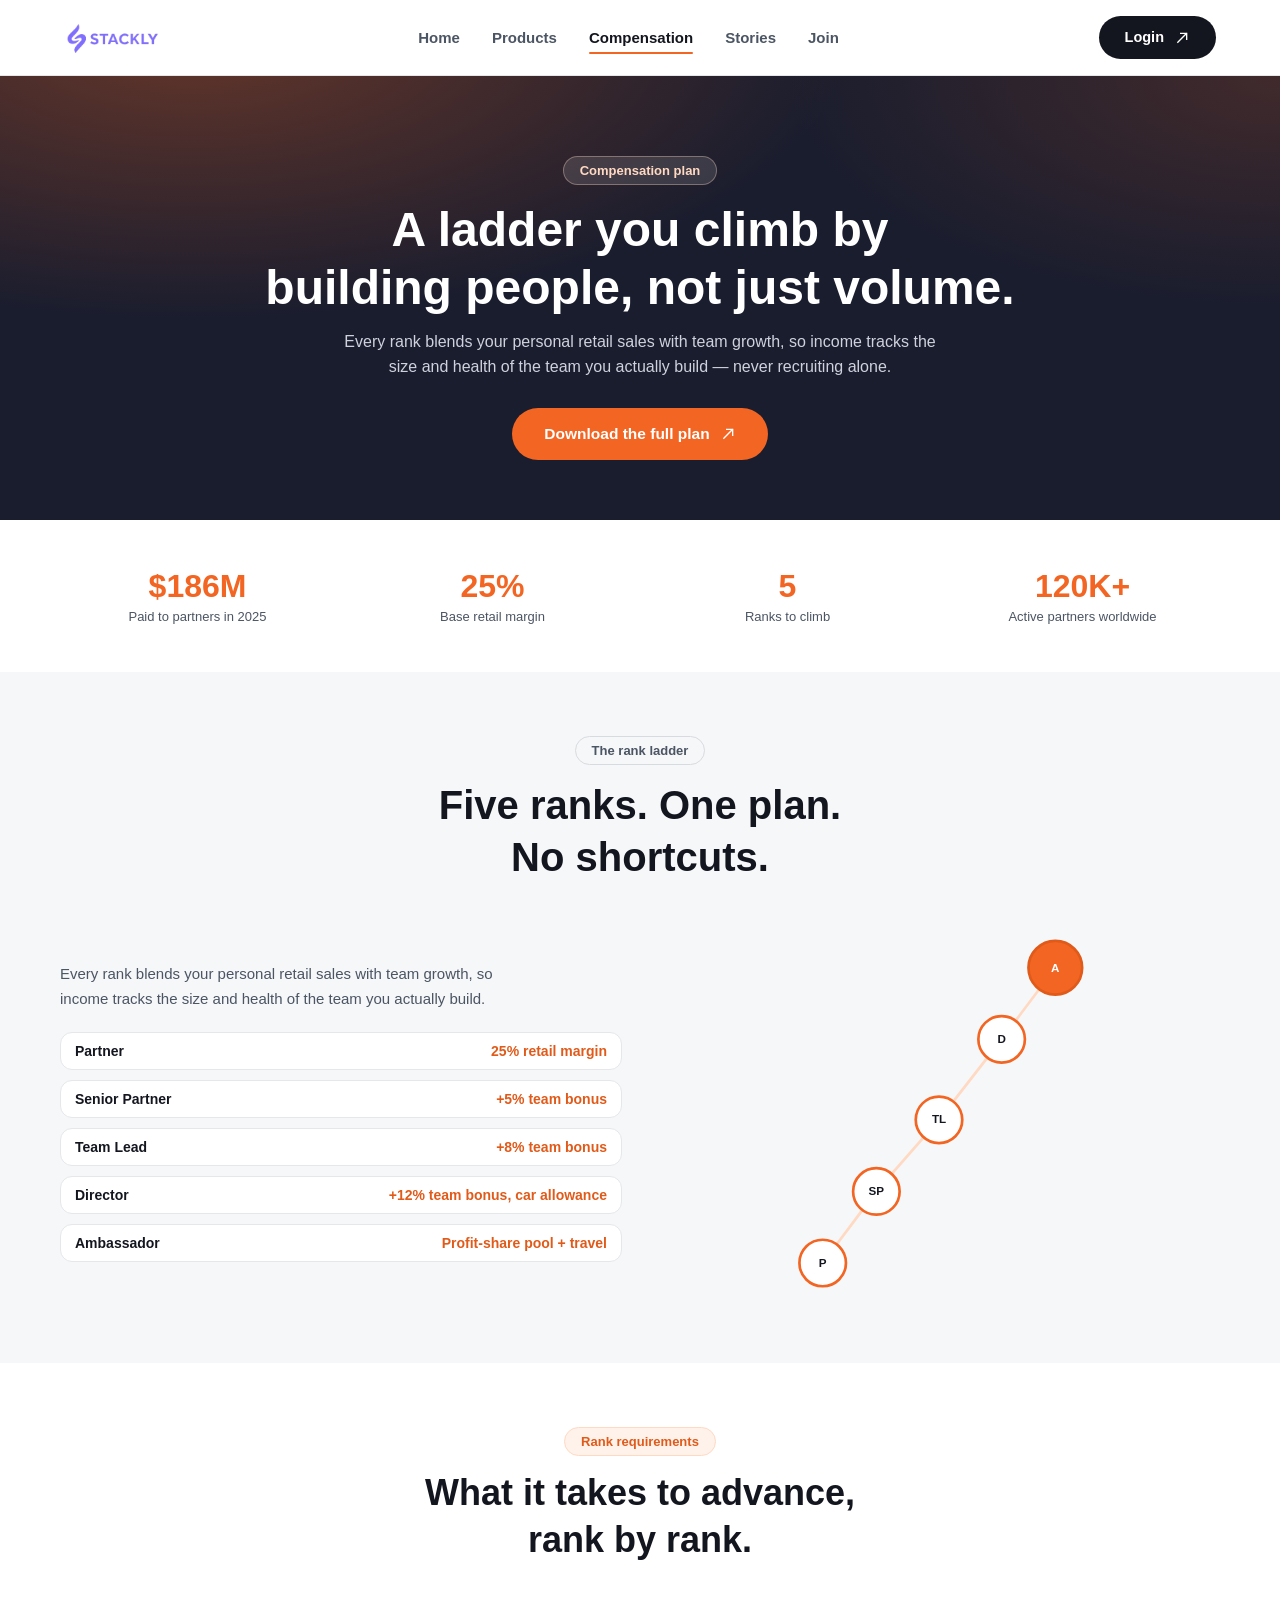
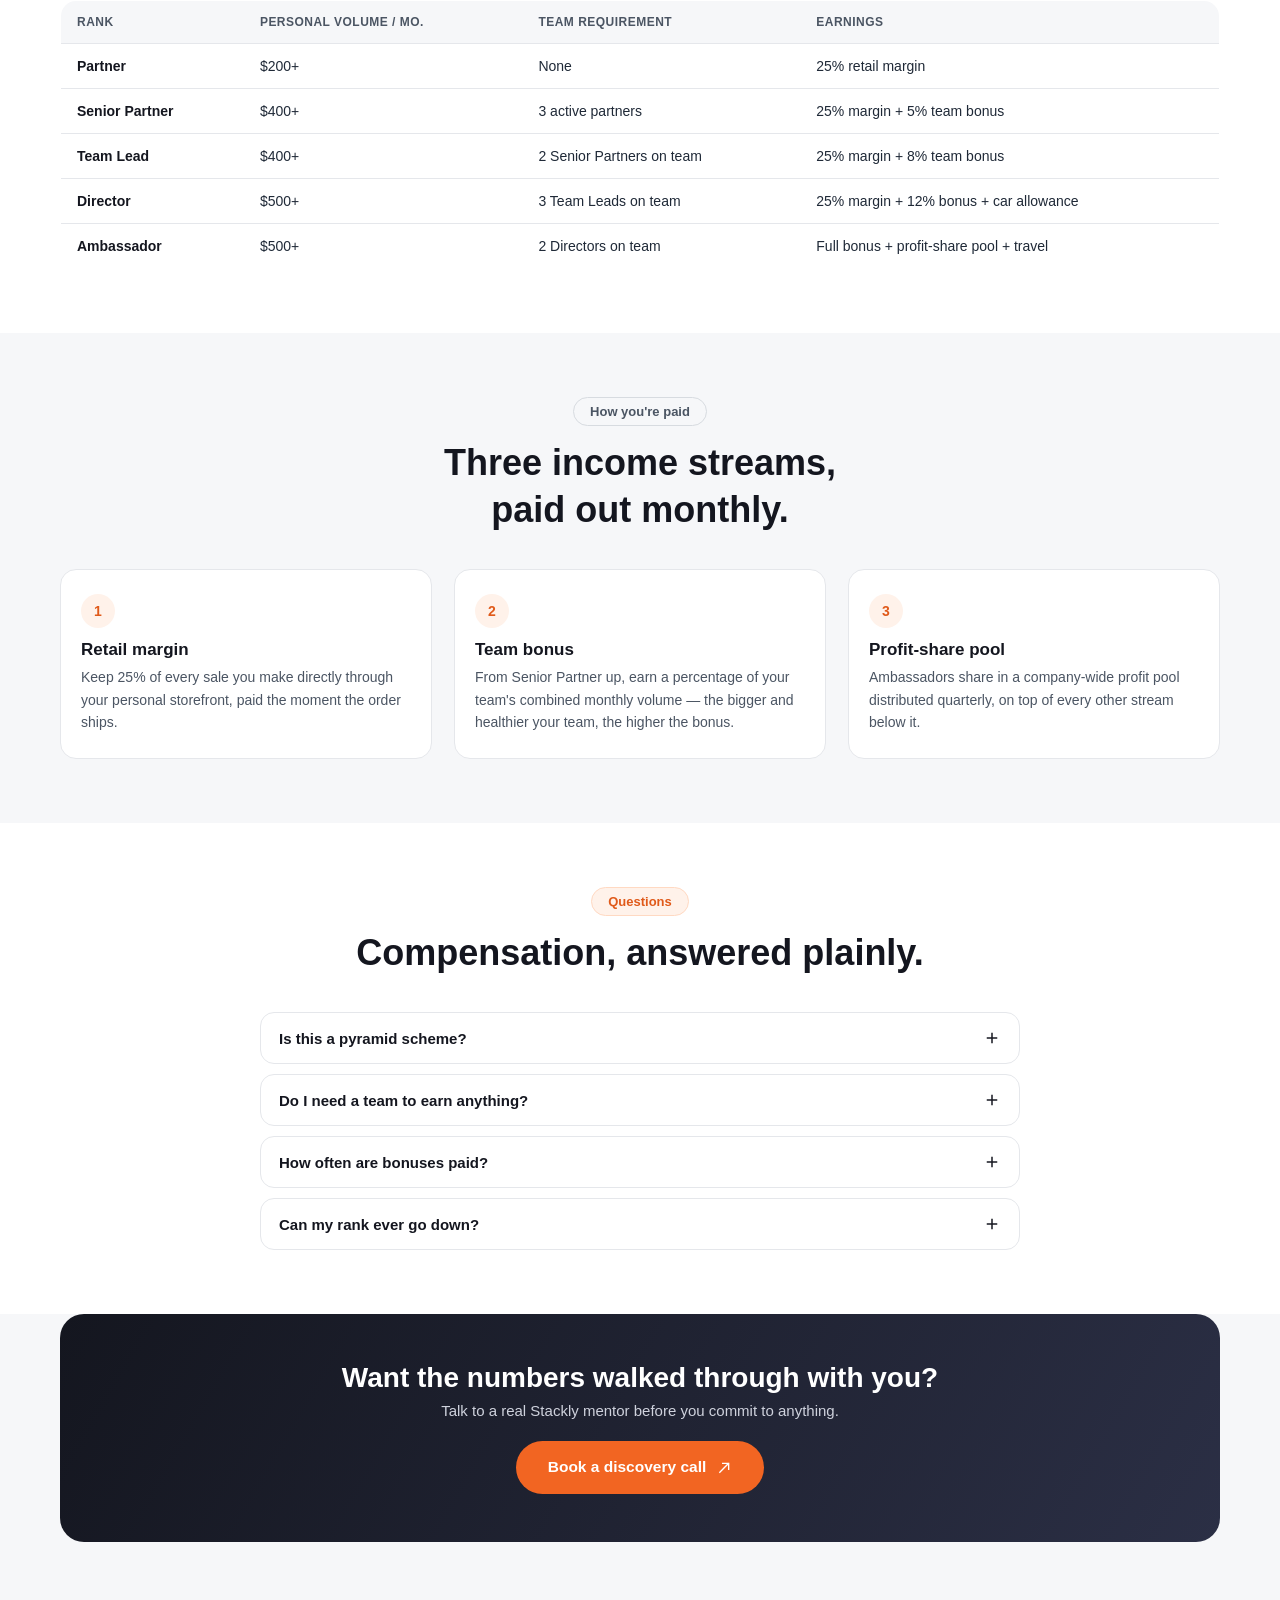
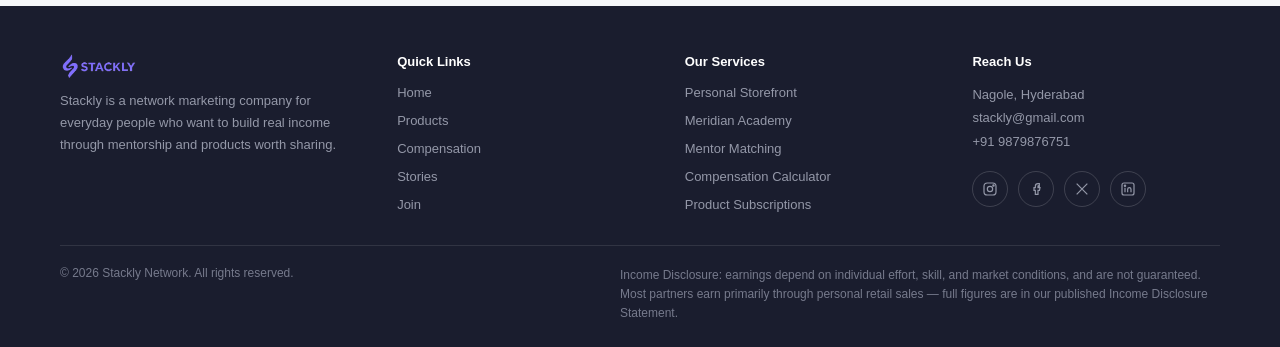
<file: compensation.html>
<!DOCTYPE html>
<html lang="en">
<head>
  <meta charset="UTF-8" />
  <meta name="viewport" content="width=device-width, initial-scale=1.0, maximum-scale=1.0, user-scalable=yes" />
  <title>Compensation Plan | Stackly</title>
  <meta name="description" content="See exactly how Stackly partners get paid — retail margin, team bonuses, and the Ambassador profit-share pool." />
  <style>
    * {
      box-sizing: border-box;
      margin: 0;
      padding: 0;
    }
    body {
      font-family: -apple-system, BlinkMacSystemFont, "Segoe UI", Roboto, Helvetica, Arial, sans-serif;
      background: #fff;
      color: #1f2937;
      -webkit-font-smoothing: antialiased;
      overflow-x: hidden;
      width: 100%;
    }
    :root {
      --orange: #F26522;
      --orange-dark: #e05a1a;
      --orange-tint: #fff2ea;
      --orange-border: #ffd9c2;
      --ink: #14161f;
      --ink-soft: #1a1d2e;
      --text: #1f2937;
      --text-muted: #4b5563;
      --gray-bg: #f6f7f9;
      --border: #e5e7eb;
      --radius: 16px;
    }
    a { text-decoration: none; color: inherit; }
    img { max-width: 100%; display: block; }
    .wrap { max-width: 1200px; margin: 0 auto; }
    .px { padding-left: 20px; padding-right: 20px; }

    /* --- sticky header --- */
    .site-header {
      position: sticky;
      top: 0;
      z-index: 100;
      background: #ffffff;
      border-bottom: 1px solid var(--border);
      width: 100%;
    }
    .header-inner {
      max-width: 1200px;
      margin: 0 auto;
      padding: 16px 24px;
      display: flex;
      align-items: center;
      justify-content: space-between;
      gap: 24px;
    }
    .logo-slot { display: flex; align-items: center; flex-shrink: 0; }
    .logo-img { height: 30px; width: auto; }
    .header-nav { display: flex; align-items: center; gap: 32px; }
    .header-nav a {
      font-size: 15px;
      font-weight: 600;
      color: var(--text-muted);
      transition: color .2s;
      padding: 4px 0;
      white-space: nowrap;
      position: relative;
    }
    .header-nav a:hover { color: var(--ink); }
    .header-nav a.active { color: var(--ink); position: relative; }
    .header-nav a.active::after {
      content: '';
      position: absolute;
      left: 0; right: 0; bottom: -4px;
      height: 2px;
      background: var(--orange);
      border-radius: 2px;
    }
    .header-right { display: flex; align-items: center; gap: 14px; flex-shrink: 0; }
    .roll-btn {
      display: inline-flex;
      align-items: center;
      gap: 10px;
      padding: 13px 26px;
      border-radius: 999px;
      font-weight: 600;
      font-size: 14.5px;
      line-height: 1;
      border: none;
      cursor: pointer;
      white-space: nowrap;
      background: var(--ink);
      color: #fff;
    }
    .roll-btn.orange { background: var(--orange); color: #fff; }
    .roll-btn.dark { background: var(--ink); color: #fff; }
    .roll-btn .roll-text {
      display: inline-block;
      overflow: hidden;
      height: 1.2em;
      line-height: 1.2em;
    }
    .roll-text-inner {
      display: flex;
      flex-direction: column;
      transition: transform .35s cubic-bezier(.65,0,.35,1);
    }
    .roll-text-inner span {
      height: 1.2em;
      line-height: 1.2em;
      display: block;
    }
    .roll-btn:hover .roll-text-inner { transform: translateY(-1.2em); }
    .roll-arrow {
      width: 16px;
      height: 16px;
      display: inline-flex;
      flex-shrink: 0;
    }
    .roll-arrow svg { width: 100%; height: 100%; }

    .nav-toggle {
      display: none;
      background: none;
      border: none;
      width: 26px;
      height: 26px;
      color: var(--ink);
      cursor: pointer;
      padding: 0;
      flex-shrink: 0;
    }
    .nav-toggle svg { width: 100%; height: 100%; }

    /* mobile menu */
    .mobile-menu {
      position: fixed;
      inset: 0;
      z-index: 200;
      display: none;
    }
    .mobile-menu.open { display: block; }
    .mobile-menu-backdrop {
      position: absolute;
      inset: 0;
      background: rgba(20,22,31,.45);
    }
    .mobile-sheet {
      position: absolute;
      top: 0; right: 0; bottom: 0;
      width: 78%;
      max-width: 320px;
      background: #fff;
      padding: 28px 24px;
      display: flex;
      flex-direction: column;
      gap: 28px;
      box-shadow: -8px 0 30px rgba(0,0,0,.12);
      overflow-y: auto;
    }
    .mobile-nav-links {
      display: flex;
      flex-direction: column;
      gap: 18px;
    }
    .mobile-nav-links a {
      font-size: 17px;
      font-weight: 600;
      color: var(--ink);
      padding: 4px 0;
    }
    /* Fix: only mobile get started button */
    .mobile-sheet .roll-btn {
      width: 100%;
      justify-content: center;
      padding: 14px 16px;
      font-size: 15px;
      display: flex;
      align-items: center;
      gap: 10px;
    }
    .mobile-sheet .roll-btn .roll-text {
      display: inline-block;
      height: 1.2em;
      line-height: 1.2em;
    }
    .mobile-sheet .roll-btn .roll-text-inner {
      display: flex;
      flex-direction: column;
    }
    .mobile-sheet .roll-btn .roll-text-inner span {
      height: 1.2em;
      line-height: 1.2em;
      display: block;
    }
    .mobile-sheet .roll-btn .roll-arrow {
      display: inline-flex;
      align-items: center;
      justify-content: center;
    }

    /* hero */
    .page-hero {
      position: relative;
      padding: 80px 0 60px;
      background: var(--ink-soft);
      overflow: hidden;
    }
    .page-hero::before {
      content: '';
      position: absolute;
      inset: 0;
      background: radial-gradient(1100px 480px at 15% -10%, rgba(242,101,34,.35), transparent 60%),
                  radial-gradient(900px 420px at 100% 0%, rgba(242,101,34,.18), transparent 55%);
    }
    .page-hero-content { position: relative; text-align: center; color: #fff; }
    .badge-pill {
      display: inline-block;
      padding: 6px 16px;
      border-radius: 999px;
      background: var(--orange-tint);
      color: var(--orange-dark);
      font-size: 13px;
      font-weight: 700;
      border: 1px solid var(--orange-border);
    }
    .page-hero .badge-pill {
      background: rgba(255,255,255,.12);
      color: #ffd9c2;
      border-color: rgba(255,217,194,.35);
    }
    .page-hero h1 {
      font-size: clamp(28px, 4.2vw, 48px);
      line-height: 1.2;
      font-weight: 800;
      margin: 16px 0 12px;
    }
    .page-hero p {
      font-size: 16px;
      color: #cfd2dd;
      max-width: 600px;
      margin: 0 auto 28px;
      line-height: 1.6;
    }
    .hero-cta-row { display: flex; justify-content: center; gap: 12px; flex-wrap: wrap; }
    .roll-btn.big { padding: 17px 32px; font-size: 15.5px; }

    /* stats */
    .stats-grid {
      display: grid;
      grid-template-columns: repeat(4,1fr);
      gap: 20px;
      text-align: center;
    }
    .stat-number { font-size: clamp(24px, 2.8vw, 32px); font-weight: 800; color: var(--orange); }
    .stat-label { font-size: 13px; color: var(--text-muted); margin-top: 4px; }

    /* sections */
    .section-white { background: #fff; padding: 64px 0; }
    .section-gray { background: var(--gray-bg); padding: 64px 0; }
    .section-heading, .big-heading {
      text-align: center;
      font-size: clamp(24px, 3.2vw, 36px);
      line-height: 1.3;
      font-weight: 700;
      color: var(--ink);
      max-width: 720px;
      margin: 0 auto 36px;
    }
    .big-heading { font-size: clamp(26px, 3.6vw, 40px); max-width: 760px; margin-bottom: 40px; }
    .badge-row { display: flex; justify-content: center; margin-bottom: 14px; }
    .badge-pill.gray-300 { background: var(--gray-300); color: var(--text-muted); border-color: #d7dbe0; }

    /* ladder */
    .ladder-wrap {
      display: grid;
      grid-template-columns: 1fr 1fr;
      gap: 36px;
      align-items: center;
    }
    .rank-legend {
      display: flex;
      flex-direction: column;
      gap: 10px;
      margin-top: 20px;
    }
    .rank-legend-item {
      display: flex;
      justify-content: space-between;
      font-size: 14px;
      padding: 10px 14px;
      background: #fff;
      border: 1px solid var(--border);
      border-radius: 12px;
    }
    .rank-legend-item span:first-child { font-weight: 700; color: var(--ink); }
    .rank-legend-item span:last-child { color: var(--orange-dark); font-weight: 600; }
    .ladder-svg-holder { display: flex; justify-content: center; width: 100%; }
    .ladder-svg-holder svg { max-width: 100%; height: auto; }

    /* table */
    .comp-table {
      width: 100%;
      border-collapse: collapse;
      background: #fff;
      border: 1px solid var(--border);
      border-radius: var(--radius);
      overflow: hidden;
      font-size: 14px;
    }
    .comp-table th, .comp-table td {
      padding: 14px 16px;
      text-align: left;
      border-bottom: 1px solid var(--border);
    }
    .comp-table th {
      background: var(--gray-bg);
      color: var(--text-muted);
      font-weight: 700;
      font-size: 12px;
      text-transform: uppercase;
      letter-spacing: .04em;
    }
    .comp-table tr:last-child td { border-bottom: none; }
    .comp-table td.rank-name { font-weight: 700; color: var(--ink); }
    .table-wrap { overflow-x: auto; }

    /* steps */
    .steps-grid {
      display: grid;
      grid-template-columns: repeat(3,1fr);
      gap: 22px;
    }
    .step-card {
      background: #fff;
      border: 1px solid var(--border);
      border-radius: var(--radius);
      padding: 24px 20px;
    }
    .badge-num {
      display: inline-flex;
      align-items: center;
      justify-content: center;
      width: 34px; height: 34px;
      border-radius: 50%;
      background: var(--orange-tint);
      color: var(--orange-dark);
      font-weight: 800;
      font-size: 14px;
      margin-bottom: 12px;
    }
    .step-card h3 { margin: 0 0 6px; font-size: 17px; color: var(--ink); }
    .step-card p { margin: 0; font-size: 14px; color: var(--text-muted); line-height: 1.6; }

    /* faq */
    .faq-list { max-width: 760px; margin: 0 auto; display: flex; flex-direction: column; gap: 10px; }
    .faq-item {
      border: 1px solid var(--border);
      border-radius: 14px;
      background: #fff;
      overflow: hidden;
    }
    .faq-question {
      width: 100%;
      display: flex;
      justify-content: space-between;
      align-items: center;
      padding: 16px 18px;
      background: none;
      border: none;
      font-size: 15px;
      font-weight: 700;
      color: var(--ink);
      cursor: pointer;
      text-align: left;
    }
    .faq-question svg { width: 18px; height: 18px; flex-shrink: 0; transition: transform .25s; }
    .faq-item.open .faq-question svg { transform: rotate(45deg); }
    .faq-answer { max-height: 0; overflow: hidden; transition: max-height .3s ease; }
    .faq-item.open .faq-answer { max-height: 220px; }
    .faq-answer p { margin: 0; padding: 0 18px 16px; font-size: 14px; line-height: 1.6; color: var(--text-muted); }

    /* cta banner */
    .cta-banner {
      background: linear-gradient(120deg,var(--ink) 0%,#2b2f45 100%);
      border-radius: 24px;
      padding: 48px 32px;
      text-align: center;
      color: #fff;
    }
    .cta-banner h2 { font-size: clamp(20px, 2.6vw, 28px); margin: 0 0 8px; }
    .cta-banner p { color: #cfd2dd; margin: 0 0 22px; font-size: 15px; }

    /* footer */
    .site-footer {
      background: var(--ink-soft);
      color: #c7c9d6;
      padding: 48px 0 24px;
    }
    .footer-top {
      display: grid;
      grid-template-columns: 1.2fr 1fr 1fr 1fr;
      gap: 40px;
      padding-bottom: 32px;
      border-bottom: 1px solid rgba(255,255,255,.1);
    }
    .footer-logo-img { height: 24px; margin-bottom: 12px; }
    .footer-brand p { font-size: 13px; line-height: 1.7; color: #9498a8; max-width: 300px; }
    .footer-address { margin-top: 0; font-size: 13px; line-height: 1.8; color: #9498a8; }
    .footer-address strong { display: block; margin-bottom: 2px; color: #e4e6ee; }
    .footer-address a { color: #9498a8; transition: color .2s; }
    .footer-address a:hover { color: #fff; }
    .footer-social { display: flex; gap: 10px; margin-top: 18px; flex-wrap: wrap; }
    .footer-social a {
      width: 36px; height: 36px;
      display: inline-flex;
      align-items: center; justify-content: center;
      border: 1px solid rgba(255,255,255,.16);
      border-radius: 50%;
      color: #c7c9d6;
      transition: .2s;
    }
    .footer-social a:hover { background: var(--orange); border-color: var(--orange); color: #fff; transform: translateY(-2px); }
    .footer-social svg { width: 16px; height: 16px; }
    .footer-col h4 { color: #fff; font-size: 13px; margin: 0 0 14px; }
    .footer-col ul { display: flex; flex-direction: column; gap: 10px; list-style: none; padding: 0; }
    .footer-col a { font-size: 13px; color: #9498a8; transition: color .2s; }
    .footer-col a:hover { color: #fff; }
    .footer-bottom {
      display: flex;
      justify-content: space-between;
      gap: 20px;
      padding-top: 20px;
      font-size: 12px;
      color: #767a8c;
      flex-wrap: wrap;
    }
    .footer-disclosure { max-width: 600px; line-height: 1.6; }

    /* responsive */
    @media (max-width: 1024px) {
      .footer-top { grid-template-columns: 1.2fr 1fr 1fr; }
      .footer-col.footer-services { grid-column: 1 / -1; }
      .footer-col.footer-services ul { flex-direction: row; flex-wrap: wrap; gap: 10px 28px; }
    }
    @media (max-width: 900px) {
      .header-nav, .header-right { display: none; }
      .nav-toggle { display: inline-flex; }
      .stats-grid { grid-template-columns: repeat(2,1fr); }
      .steps-grid { grid-template-columns: 1fr 1fr; }
      .ladder-wrap { grid-template-columns: 1fr; gap: 28px; }
      .footer-top { grid-template-columns: 1fr 1fr; gap: 30px; }
      .footer-brand { grid-column: 1 / -1; max-width: 100%; }
      .footer-col.footer-services { grid-column: auto; }
      .footer-col.footer-services ul { flex-direction: column; gap: 10px; }
    }
    @media (max-width: 600px) {
      .px { padding-left: 16px; padding-right: 16px; }
      .page-hero { padding: 56px 0 40px; }
      .page-hero h1 { font-size: 24px; }
      .page-hero p { font-size: 14px; }
      .roll-btn.big { padding: 12px 20px; font-size: 13px; }
      .steps-grid { grid-template-columns: 1fr; }
      .stats-grid { grid-template-columns: 1fr 1fr; gap: 14px; }
      .stat-number { font-size: 22px; }
      .cta-banner { padding: 28px 16px; border-radius: 18px; }
      .cta-banner h2 { font-size: 18px; }
      .footer-top { grid-template-columns: 1fr; gap: 28px; }
      .footer-brand { grid-column: auto; }
      .footer-bottom { flex-direction: column; }
      .comp-table th, .comp-table td { padding: 10px 10px; font-size: 12.5px; }
      .mobile-sheet { width: 85%; max-width: 280px; padding: 24px 16px; }
    }
    @media (max-width: 420px) {
      .header-inner { padding: 16px 24px; }
      .logo-img { height: 24px; }
      .mobile-sheet { padding: 20px 14px; }
      .mobile-nav-links a { font-size: 16px; }
    }
    .desktop-break { display: inline; }
    @media (max-width: 600px) { .desktop-break { display: block; } }
  </style>
</head>
<body>
<header class="site-header" id="site-header">
  <div class="header-inner">
    <a href="index.html" class="logo-slot" aria-label="Homepage">
      <img src="./Assets/Stacklyimg1.webp" alt="Stackly logo" class="logo-img">
    </a>

    <nav class="header-nav">
      <a href="index.html">Home</a>
      <a href="products.html">Products</a>
      <a href="compensation.html" class="active">Compensation</a>
      <a href="stories.html">Stories</a>
      <a href="join.html">Join</a>
    </nav>

    <div class="header-right">
      <button class="roll-btn dark" onclick="window.location.href='login.html';">
        <span class="roll-text"><span class="roll-text-inner">
          <span>Login</span>
          <span>Login</span>
        </span></span>
        <span class="roll-arrow"><svg viewBox="0 0 24 24" fill="none" stroke="currentColor" stroke-width="2"><line x1="5" y1="19" x2="19" y2="5"/><polyline points="9 5 19 5 19 15"/></svg></span>
      </button>
    </div>

    <button class="nav-toggle" id="menu-toggle" aria-label="Open menu">
      <svg viewBox="0 0 24 24" fill="none" stroke="currentColor" stroke-width="2"><line x1="3" y1="6" x2="21" y2="6"/><line x1="3" y1="12" x2="21" y2="12"/><line x1="3" y1="18" x2="21" y2="18"/></svg>
    </button>
  </div>

  <div class="mobile-menu" id="mobile-menu">
    <div class="mobile-menu-backdrop" id="menu-backdrop"></div>
    <div class="mobile-sheet">
      <div class="mobile-nav-links">
        <a href="index.html">Home</a>
        <a href="products.html">Products</a>
        <a href="compensation.html">Compensation</a>
        <a href="stories.html">Stories</a>
        <a href="join.html">Join</a>
      </div>
      <button class="roll-btn orange" onclick="window.location.href='Login.html';">
        <span class="roll-text"><span class="roll-text-inner">
          <span>Login</span>
          <span>Login</span>
        </span></span>
        <span class="roll-arrow"><svg viewBox="0 0 24 24" fill="none" stroke="currentColor" stroke-width="2"><line x1="5" y1="19" x2="19" y2="5"/><polyline points="9 5 19 5 19 15"/></svg></span>
      </button>
    </div>
  </div>
</header>

<!-- HERO -->
<section class="page-hero">
  <div class="page-hero-content wrap px">
    <span class="badge-pill">Compensation plan</span>
    <h1>A ladder you climb by<br class="desktop-break"> building people, not just volume.</h1>
    <p>Every rank blends your personal retail sales with team growth, so income tracks the size and health of the team you actually build — never recruiting alone.</p>
    <div class="hero-cta-row">
      <button class="roll-btn orange big" onclick="window.location.href='404.html';">
        <span class="roll-text"><span class="roll-text-inner">
          <span>Download the full plan</span>
          <span>Download the full plan</span>
        </span></span>
        <span class="roll-arrow"><svg viewBox="0 0 24 24" fill="none" stroke="currentColor" stroke-width="2"><line x1="5" y1="19" x2="19" y2="5"/><polyline points="9 5 19 5 19 15"/></svg></span>
      </button>
    </div>
  </div>
</section>

<!-- STATS -->
<section class="section-white" style="padding-top:48px;padding-bottom:48px;">
  <div class="wrap px">
    <div class="stats-grid">
      <div><div class="stat-number">$186M</div><div class="stat-label">Paid to partners in 2025</div></div>
      <div><div class="stat-number">25%</div><div class="stat-label">Base retail margin</div></div>
      <div><div class="stat-number">5</div><div class="stat-label">Ranks to climb</div></div>
      <div><div class="stat-number">120K+</div><div class="stat-label">Active partners worldwide</div></div>
    </div>
  </div>
</section>

<!-- LADDER -->
<section class="section-gray" id="ladder">
  <div class="wrap px">
    <div class="badge-row"><span class="badge-pill gray-300">The rank ladder</span></div>
    <h2 class="big-heading">Five ranks. One plan.<br class="desktop-break"> No shortcuts.</h2>

    <div class="ladder-wrap">
      <div>
        <p style="font-size:15px; line-height:1.7; color:#4b5563; max-width:460px; margin:0 0 8px;">Every rank blends your personal retail sales with team growth, so income tracks the size and health of the team you actually build.</p>
        <div class="rank-legend">
          <div class="rank-legend-item"><span>Partner</span><span>25% retail margin</span></div>
          <div class="rank-legend-item"><span>Senior Partner</span><span>+5% team bonus</span></div>
          <div class="rank-legend-item"><span>Team Lead</span><span>+8% team bonus</span></div>
          <div class="rank-legend-item"><span>Director</span><span>+12% team bonus, car allowance</span></div>
          <div class="rank-legend-item"><span>Ambassador</span><span>Profit-share pool + travel</span></div>
        </div>
      </div>

      <div class="ladder-svg-holder">
        <svg viewBox="0 0 380 420" xmlns="http://www.w3.org/2000/svg" style="width:100%; max-width:340px; height:auto;">
          <line class="rank-line" x1="60" y1="380" x2="120" y2="300" stroke="#ffd9c2" stroke-width="3"/>
          <line class="rank-line" x1="120" y1="300" x2="190" y2="220" stroke="#ffd9c2" stroke-width="3"/>
          <line class="rank-line" x1="190" y1="220" x2="260" y2="130" stroke="#ffd9c2" stroke-width="3"/>
          <line class="rank-line" x1="260" y1="130" x2="320" y2="50" stroke="#ffd9c2" stroke-width="3"/>
          <g class="rank-node"><circle cx="60" cy="380" r="26" fill="#fff" stroke="#F26522" stroke-width="3"/><text x="60" y="384" text-anchor="middle" font-size="13" font-weight="800" fill="#14161f">P</text></g>
          <g class="rank-node"><circle cx="120" cy="300" r="26" fill="#fff" stroke="#F26522" stroke-width="3"/><text x="120" y="304" text-anchor="middle" font-size="13" font-weight="800" fill="#14161f">SP</text></g>
          <g class="rank-node"><circle cx="190" cy="220" r="26" fill="#fff" stroke="#F26522" stroke-width="3"/><text x="190" y="224" text-anchor="middle" font-size="13" font-weight="800" fill="#14161f">TL</text></g>
          <g class="rank-node"><circle cx="260" cy="130" r="26" fill="#fff" stroke="#F26522" stroke-width="3"/><text x="260" y="134" text-anchor="middle" font-size="13" font-weight="800" fill="#14161f">D</text></g>
          <g class="rank-node active"><circle cx="320" cy="50" r="30" fill="#F26522" stroke="#e05a1a" stroke-width="3"/><text x="320" y="55" text-anchor="middle" font-size="13" font-weight="800" fill="#fff">A</text></g>
        </svg>
      </div>
    </div>
  </div>
</section>

<!-- TABLE -->
<section class="section-white" id="details">
  <div class="wrap px">
    <div class="badge-row"><span class="badge-pill">Rank requirements</span></div>
    <h2 class="section-heading">What it takes to advance,<br>rank by rank.</h2>
    <div class="table-wrap">
      <table class="comp-table">
        <thead><tr><th>Rank</th><th>Personal volume / mo.</th><th>Team requirement</th><th>Earnings</th></tr></thead>
        <tbody>
          <tr><td class="rank-name">Partner</td><td>$200+</td><td>None</td><td>25% retail margin</td></tr>
          <tr><td class="rank-name">Senior Partner</td><td>$400+</td><td>3 active partners</td><td>25% margin + 5% team bonus</td></tr>
          <tr><td class="rank-name">Team Lead</td><td>$400+</td><td>2 Senior Partners on team</td><td>25% margin + 8% team bonus</td></tr>
          <tr><td class="rank-name">Director</td><td>$500+</td><td>3 Team Leads on team</td><td>25% margin + 12% bonus + car allowance</td></tr>
          <tr><td class="rank-name">Ambassador</td><td>$500+</td><td>2 Directors on team</td><td>Full bonus + profit-share pool + travel</td></tr>
        </tbody>
      </table>
    </div>
  </div>
</section>

<!-- HOW YOU'RE PAID -->
<section class="section-gray" id="how-paid">
  <div class="wrap px">
    <div class="badge-row"><span class="badge-pill gray-300">How you're paid</span></div>
    <h2 class="section-heading">Three income streams,<br>paid out monthly.</h2>
    <div class="steps-grid">
      <div class="step-card"><span class="badge-num">1</span><h3>Retail margin</h3><p>Keep 25% of every sale you make directly through your personal storefront, paid the moment the order ships.</p></div>
      <div class="step-card"><span class="badge-num">2</span><h3>Team bonus</h3><p>From Senior Partner up, earn a percentage of your team's combined monthly volume — the bigger and healthier your team, the higher the bonus.</p></div>
      <div class="step-card"><span class="badge-num">3</span><h3>Profit-share pool</h3><p>Ambassadors share in a company-wide profit pool distributed quarterly, on top of every other stream below it.</p></div>
    </div>
  </div>
</section>

<!-- FAQ -->
<section class="section-white" id="faq">
  <div class="wrap px">
    <div class="badge-row"><span class="badge-pill">Questions</span></div>
    <h2 class="section-heading">Compensation, answered plainly.</h2>
    <div class="faq-list">
      <div class="faq-item"><button class="faq-question">Is this a pyramid scheme?<svg viewBox="0 0 24 24" fill="none" stroke="currentColor" stroke-width="2"><line x1="12" y1="5" x2="12" y2="19"/><line x1="5" y1="12" x2="19" y2="12"/></svg></button><div class="faq-answer"><p>No. Stackly pays commissions on real retail sales to real customers, not on recruiting alone. Our published Income Disclosure Statement shows what typical partners actually earn.</p></div></div>
      <div class="faq-item"><button class="faq-question">Do I need a team to earn anything?<svg viewBox="0 0 24 24" fill="none" stroke="currentColor" stroke-width="2"><line x1="12" y1="5" x2="12" y2="19"/><line x1="5" y1="12" x2="19" y2="12"/></svg></button><div class="faq-answer"><p>No — the 25% retail margin is available from day one, with no team required. Team bonuses are an additional layer once you choose to mentor others.</p></div></div>
      <div class="faq-item"><button class="faq-question">How often are bonuses paid?<svg viewBox="0 0 24 24" fill="none" stroke="currentColor" stroke-width="2"><line x1="12" y1="5" x2="12" y2="19"/><line x1="5" y1="12" x2="19" y2="12"/></svg></button><div class="faq-answer"><p>Retail margin pays out as orders ship. Team bonuses are calculated and paid monthly, and the Ambassador profit-share pool is distributed quarterly.</p></div></div>
      <div class="faq-item"><button class="faq-question">Can my rank ever go down?<svg viewBox="0 0 24 24" fill="none" stroke="currentColor" stroke-width="2"><line x1="12" y1="5" x2="12" y2="19"/><line x1="5" y1="12" x2="19" y2="12"/></svg></button><div class="faq-answer"><p>Rank is reviewed monthly against the personal volume and team requirements shown above; falling below them for a sustained period can adjust your bonus tier.</p></div></div>
    </div>
  </div>
</section>

<!-- CTA -->
<section class="section-gray" style="padding-top:0;">
  <div class="wrap px">
    <div class="cta-banner">
      <h2>Want the numbers walked through with you?</h2>
      <p>Talk to a real Stackly mentor before you commit to anything.</p>
      <button class="roll-btn orange big" onclick="window.location.href='404.html';">
        <span class="roll-text"><span class="roll-text-inner">
          <span>Book a discovery call</span>
          <span>Book a discovery call</span>
        </span></span>
        <span class="roll-arrow"><svg viewBox="0 0 24 24" fill="none" stroke="currentColor" stroke-width="2"><line x1="5" y1="19" x2="19" y2="5"/><polyline points="9 5 19 5 19 15"/></svg></span>
      </button>
    </div>
  </div>
</section>

<!-- FOOTER -->
<footer class="site-footer">
  <div class="wrap px">
    <div class="footer-top">
      <div class="footer-brand">
        <a href="index.html"><img src="./Assets/Stacklyimg1.webp" alt="Stackly logo" class="footer-logo-img"></a>
        <p>Stackly is a network marketing company for everyday people who want to build real income through mentorship and products worth sharing.</p>
      </div>

      <div class="footer-col">
        <h4>Quick Links</h4>
        <ul>
          <li><a href="index.html">Home</a></li>
          <li><a href="products.html">Products</a></li>
          <li><a href="compensation.html">Compensation</a></li>
          <li><a href="stories.html">Stories</a></li>
          <li><a href="join.html">Join</a></li>
        </ul>
      </div>

      <div class="footer-col footer-services">
        <h4>Our Services</h4>
        <ul>
          <li><a href="404.html">Personal Storefront</a></li>
          <li><a href="404.html">Meridian Academy</a></li>
          <li><a href="404.html">Mentor Matching</a></li>
          <li><a href="404.html">Compensation Calculator</a></li>
          <li><a href="404.html">Product Subscriptions</a></li>
        </ul>
      </div>

      <div class="footer-col footer-contact">
        <h4>Reach Us</h4>
        <div class="footer-address">
          Nagole, Hyderabad<br>
          <a href="mailto:stackly@gmail.com">stackly@gmail.com</a><br>
          <a href="tel:+919879876751">+91 9879876751</a>
        </div>
        <div class="footer-social">
          <a href="404.html" aria-label="Instagram"><svg viewBox="0 0 24 24" fill="none" stroke="currentColor" stroke-width="1.8"><rect x="3" y="3" width="18" height="18" rx="5"/><circle cx="12" cy="12" r="4"/><circle cx="17.2" cy="6.8" r="1"/></svg></a>
          <a href="404.html" aria-label="Facebook"><svg viewBox="0 0 24 24" fill="none" stroke="currentColor" stroke-width="1.8"><path d="M15 8h2V4h-2a4 4 0 0 0-4 4v2H9v4h2v6h4v-6h2.2l.8-4H15V8a1 1 0 0 1 1-1"/></svg></a>
          <a href="404.html" aria-label="X"><svg viewBox="0 0 24 24" fill="none" stroke="currentColor" stroke-width="1.8"><path d="M4 4l16 16M20 4L4 20"/></svg></a>
          <a href="404.html" aria-label="LinkedIn"><svg viewBox="0 0 24 24" fill="none" stroke="currentColor" stroke-width="1.8"><rect x="3" y="3" width="18" height="18" rx="3"/><line x1="7.5" y1="10" x2="7.5" y2="17"/><circle cx="7.5" cy="7" r="1"/><path d="M11.5 17v-4.5a2.5 2.5 0 0 1 5 0V17"/></svg></a>
        </div>
      </div>
    </div>
    <div class="footer-bottom">
      <span>&copy; 2026 Stackly Network. All rights reserved.</span>
      <span class="footer-disclosure">Income Disclosure: earnings depend on individual effort, skill, and market conditions, and are not guaranteed. Most partners earn primarily through personal retail sales — full figures are in our published Income Disclosure Statement.</span>
    </div>
  </div>
</footer>

<script>
  (function() {
    // mobile menu toggle
    const toggle = document.getElementById('menu-toggle');
    const menu = document.getElementById('mobile-menu');
    const backdrop = document.getElementById('menu-backdrop');
    if (toggle && menu && backdrop) {
      toggle.addEventListener('click', function(e) {
        e.stopPropagation();
        menu.classList.add('open');
      });
      backdrop.addEventListener('click', function() {
        menu.classList.remove('open');
      });
      // close on link click
      menu.querySelectorAll('a').forEach(link => {
        link.addEventListener('click', function() {
          menu.classList.remove('open');
        });
      });
    }

    // FAQ accordion
    document.querySelectorAll('.faq-item').forEach(item => {
      const q = item.querySelector('.faq-question');
      if (!q) return;
      q.addEventListener('click', function() {
        const isOpen = item.classList.contains('open');
        document.querySelectorAll('.faq-item.open').forEach(i => i.classList.remove('open'));
        if (!isOpen) item.classList.add('open');
      });
    });
  })();
</script>
</body>
</html>
</file>
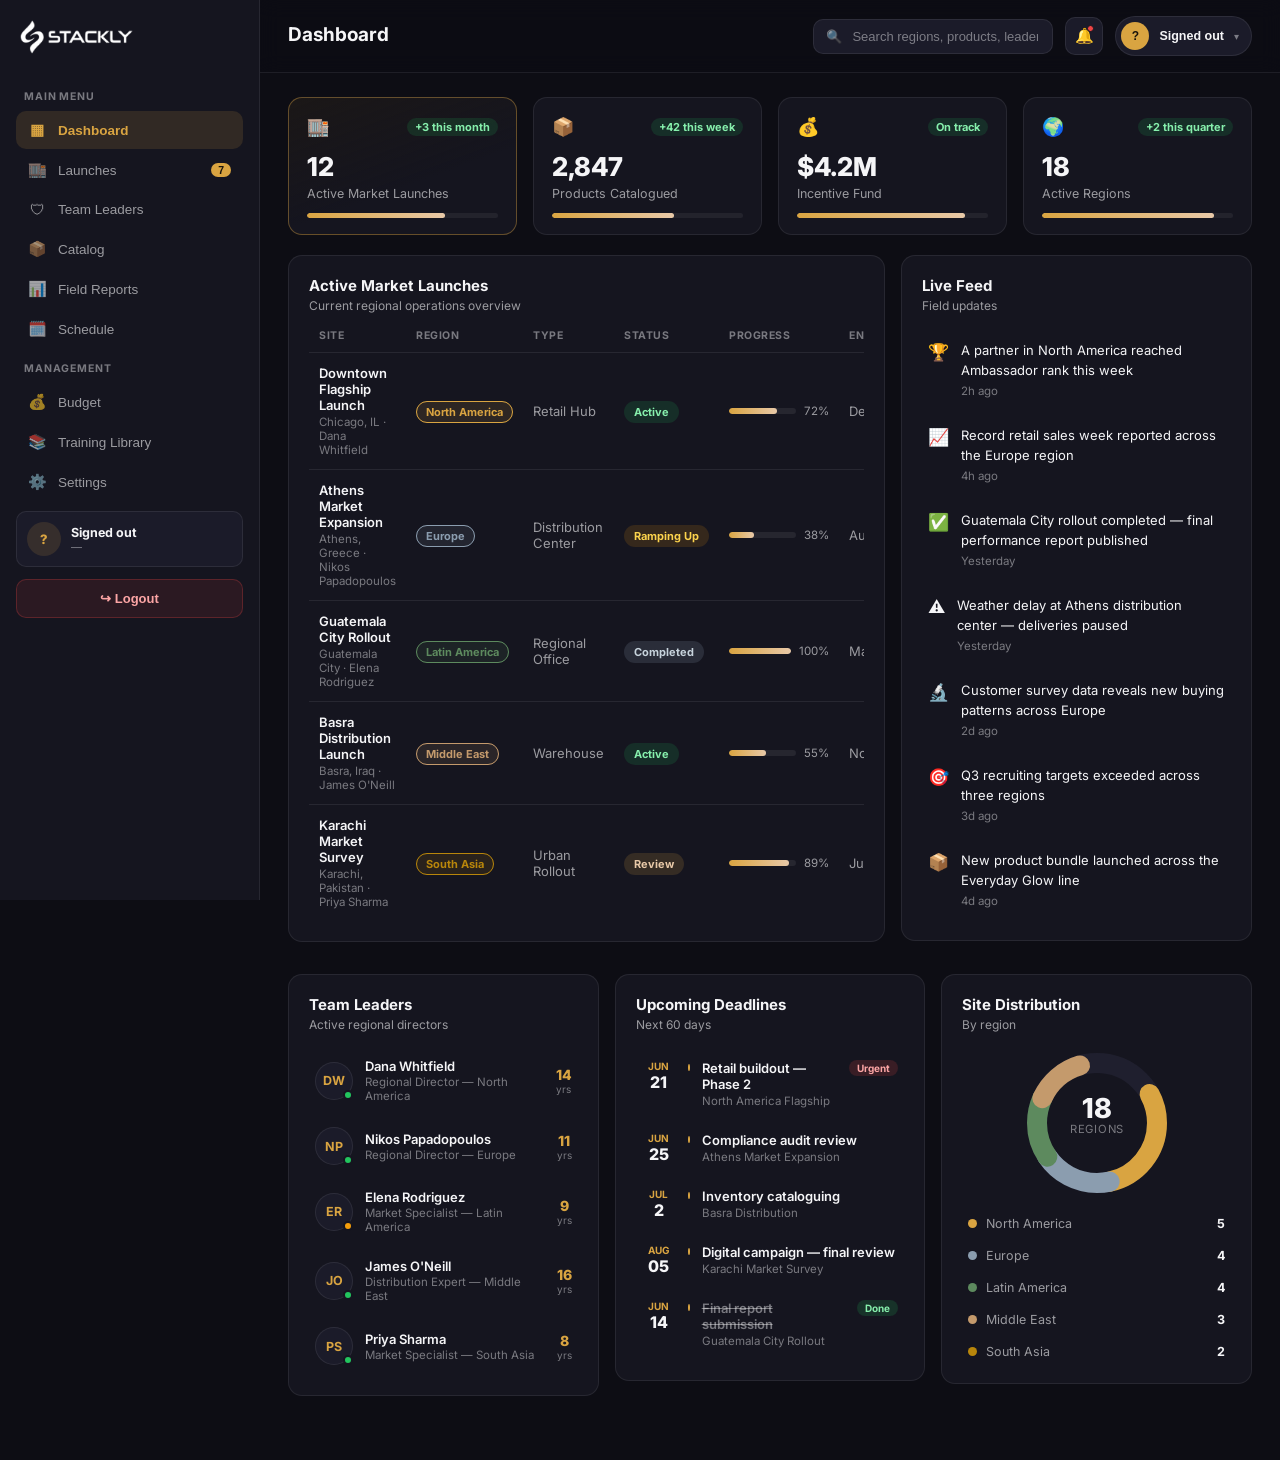
<file: dashboard.html>
<!DOCTYPE html>
<html lang="en">
<head>
  <meta charset="UTF-8" />
  <meta name="viewport" content="width=device-width, initial-scale=1.0" />
  <title>Meridian Partner Console</title>
  <link rel="preconnect" href="https://fonts.googleapis.com" />
  <link href="https://fonts.googleapis.com/css2?family=Inter:wght@400;500;600;700;800&display=swap" rel="stylesheet" />
  <style>
    * { box-sizing: border-box; margin: 0; }
    body {
      font-family: 'Inter', -apple-system, BlinkMacSystemFont, sans-serif;
      background: #0d0d14;
      color: #f5f5f7;
      -webkit-font-smoothing: antialiased;
    }
    :root {
      --bg: #0d0d14;
      --surface: #15151f;
      --surface-2: #1b1b29;
      --border: rgba(255,255,255,0.08);
      --text: #f5f5f7;
      --text-dim: rgba(245,245,247,0.6);
      --text-dimmer: rgba(245,245,247,0.45);
      --accent: #D9A441;
      --accent-soft: rgba(217,164,65,0.14);
      --green: #22c55e;
      --amber: #f59e0b;
      --red: #ef4444;
      --blue-gray: #8B9DAF;
    }
    .dashboard-root { display: flex; min-height: 100vh; width: 100%; max-width: 100vw; }
    .sidebar-overlay {
      position: fixed; inset: 0; background: rgba(0,0,0,0.55);
      z-index: 40; display: none;
    }
    .sidebar-overlay.show { display: block; }
    .sidebar {
      width: 260px; flex-shrink: 0; background: var(--surface);
      border-right: 1px solid var(--border); display: flex; flex-direction: column;
      padding: 20px 16px 16px; position: fixed; left: 0; top: 0;
      height: 100vh; overflow-y: auto; z-index: 30;
    }
    .sidebar-header {
      display: flex; align-items: center; justify-content: space-between;
      margin-bottom: 22px; padding: 0 4px;
    }
    .brand { display: flex; align-items: center; gap: 10px; min-width: 0; }
    .brand-logo-slot { height: 34px; display: flex; align-items: center; flex-shrink: 0; }
    .brand-logo-img {
      height: 100%; width: auto; max-width: 170px;
      object-fit: contain; display: block;
    }
    .brand-logo-fallback {
      width: 34px; height: 34px; border-radius: 10px;
      border: 1px dashed rgba(217,164,65,0.45); color: var(--accent);
      font-size: 15px; align-items: center; justify-content: center; display: none;
    }
    .close-btn {
      display: none; background: none; border: none; color: var(--text-dim);
      font-size: 18px; padding: 4px 8px;
    }
    .sidebar-section-label {
      font-size: 10.5px; font-weight: 700; letter-spacing: 0.08em;
      color: var(--text-dimmer); text-transform: uppercase;
      margin: 14px 8px 8px;
    }
    .sidebar-nav { display: flex; flex-direction: column; gap: 2px; }
    .nav-item {
      display: flex; align-items: center; gap: 12px;
      background: none; border: none; width: 100%;
      padding: 10px 12px; border-radius: 10px;
      color: var(--text-dim); font-size: 13.5px; font-weight: 500;
      text-align: left; transition: background .2s ease, color .2s ease;
      position: relative;
    }
    .nav-item:hover { background: rgba(255,255,255,0.04); color: var(--text); }
    .nav-item.nav-active { background: var(--accent-soft); color: var(--accent); font-weight: 600; }
    .nav-icon { font-size: 15px; width: 18px; text-align: center; flex-shrink: 0; }
    .nav-badge { margin-left: auto; background: var(--accent); color: #1a140b; font-size: 10.5px; font-weight: 700; padding: 1px 7px; border-radius: 999px; }
    .sidebar-user {
      display: flex; align-items: center; gap: 10px;
      padding: 10px; margin-top: 10px; margin-bottom: 4px;
      border-radius: 10px; background: var(--surface-2); border: 1px solid var(--border);
    }
    .sidebar-user-avatar {
      width: 34px; height: 34px; border-radius: 50%; flex-shrink: 0;
      background: var(--accent-soft); color: var(--accent);
      display: flex; align-items: center; justify-content: center;
      font-size: 13px; font-weight: 800; text-transform: uppercase;
    }
    .sidebar-user-info { min-width: 0; flex: 1; }
    .sidebar-user-name {
      font-size: 12.5px; font-weight: 700; color: var(--text);
      overflow: hidden; text-overflow: ellipsis; white-space: nowrap;
    }
    .sidebar-user-email {
      font-size: 11px; color: var(--text-dimmer);
      overflow: hidden; text-overflow: ellipsis; white-space: nowrap;
    }
    .logout-full-btn {
      margin-top: 8px; width: 100%; padding: 11px; border-radius: 10px;
      background: rgba(239,68,68,0.1); border: 1px solid rgba(239,68,68,0.25);
      color: #fca5a5; font-size: 13px; font-weight: 600;
      display: flex; align-items: center; justify-content: center; gap: 8px;
      transition: background .2s ease; text-decoration: none; cursor: pointer;
    }
    .logout-full-btn:hover { background: rgba(239,68,68,0.18); }
    .main-content {
      flex: 1; min-width: 0; max-width: 100%; display: flex; flex-direction: column;
      margin-left: 260px;
    }
    .topbar {
      position: sticky;
      top: 0; z-index: 25;
      display: flex; align-items: center; justify-content: space-between;
      gap: 16px; padding: 16px 28px;
      background: rgba(13,13,20,0.92); backdrop-filter: blur(10px); -webkit-backdrop-filter: blur(10px);
      border-bottom: 1px solid var(--border);
      flex-wrap: wrap;
    }
    .topbar-left { display: flex; align-items: center; gap: 16px; min-width: 0; flex: 1 1 auto; }
    .hamburger {
      display: none; flex-direction: column; justify-content: center; gap: 4px;
      width: 38px; height: 38px; border-radius: 9px;
      background: var(--surface-2); border: 1px solid var(--border);
      align-items: center; flex-shrink: 0;
    }
    .hamburger span { width: 16px; height: 2px; background: var(--text); border-radius: 2px; }
    .page-title { min-width: 0; }
    .page-title h1 { font-size: 19px; font-weight: 700; margin: 0; }
    .page-title p { font-size: 12.5px; color: var(--text-dim); margin: 3px 0 0; }
    .topbar-right { display: flex; align-items: center; gap: 12px; flex-shrink: 0; }
    .search-box {
      display: flex; align-items: center; gap: 8px;
      background: var(--surface-2); border: 1px solid var(--border);
      border-radius: 10px; padding: 8px 12px;
      min-width: 0;
    }
    .search-box input {
      background: none; border: none; outline: none; color: var(--text);
      font-size: 13px; width: 190px; max-width: 100%; min-width: 0;
    }
    .search-box input::placeholder { color: var(--text-dimmer); }
    .search-icon { font-size: 13px; opacity: 0.7; }
    .icon-btn {
      position: relative; width: 38px; height: 38px; border-radius: 10px;
      background: var(--surface-2); border: 1px solid var(--border);
      display: flex; align-items: center; justify-content: center; font-size: 15px;
      flex-shrink: 0;
    }
    .notif-dot {
      position: absolute; top: 7px; right: 8px; width: 7px; height: 7px;
      border-radius: 50%; background: var(--red); border: 1.5px solid var(--surface);
    }

    /* topbar user chip + dropdown */
    .topbar-user { position: relative; flex-shrink: 0; }
    .topbar-user-btn {
      display: flex; align-items: center; gap: 10px;
      background: var(--surface-2); border: 1px solid var(--border);
      border-radius: 999px; padding: 5px 12px 5px 5px;
      transition: border-color .2s ease;
    }
    .topbar-user-btn:hover { border-color: rgba(217,164,65,0.4); }
    .topbar-user-avatar {
      width: 28px; height: 28px; border-radius: 50%; flex-shrink: 0;
      background: var(--accent); color: #1a140b;
      display: flex; align-items: center; justify-content: center;
      font-size: 12px; font-weight: 800; text-transform: uppercase;
    }
    .topbar-user-name {
      font-size: 12.5px; font-weight: 700; color: var(--text);
      max-width: 130px; overflow: hidden; text-overflow: ellipsis; white-space: nowrap;
    }
    .topbar-user-caret { font-size: 10px; color: var(--text-dimmer); }
    .topbar-user-menu {
      position: absolute; top: calc(100% + 10px); right: 0; width: 230px;
      background: var(--surface-2); border: 1px solid var(--border);
      border-radius: 12px; padding: 8px;
      box-shadow: 0 18px 40px rgba(0,0,0,0.4);
      opacity: 0; visibility: hidden; transform: translateY(-6px);
      transition: opacity .2s ease, transform .2s ease, visibility .2s ease;
      z-index: 60;
    }
    .topbar-user.open .topbar-user-menu { opacity: 1; visibility: visible; transform: translateY(0); }
    .topbar-user-menu-email {
      padding: 8px 10px 10px; border-bottom: 1px solid var(--border); margin-bottom: 6px;
    }
    .topbar-user-menu-email .label { font-size: 10px; font-weight: 700; color: var(--text-dimmer); text-transform: uppercase; letter-spacing: .05em; }
    .topbar-user-menu-email .value { font-size: 12.5px; font-weight: 600; color: var(--text); margin-top: 2px; word-break: break-all; }
    .topbar-user-menu-item {
      display: flex; align-items: center; gap: 9px; width: 100%;
      padding: 9px 10px; border-radius: 8px;
      background: none; border: none; text-align: left;
      font-size: 12.5px; font-weight: 600; color: var(--text-dim);
      transition: background .15s ease, color .15s ease;
    }
    .topbar-user-menu-item:hover { background: rgba(255,255,255,0.05); color: var(--text); }
    .topbar-user-menu-item.danger:hover { background: rgba(239,68,68,0.14); color: #fca5a5; }

    .content-area { padding: 24px 28px 48px; min-width: 0; max-width: 100%; overflow-x: hidden; }
    .stats-grid {
      display: grid; grid-template-columns: repeat(4, minmax(0,1fr)); gap: 16px;
      margin-bottom: 20px;
    }
    .stat-card {
      background: var(--surface); border: 1px solid var(--border);
      border-radius: 14px; padding: 18px 18px 16px; min-width: 0;
      transition: border-color .2s ease, transform .2s ease;
    }
    .stat-card:hover { border-color: rgba(217,164,65,0.35); transform: translateY(-2px); }
    .stat-accent { border-color: rgba(217,164,65,0.4); background: linear-gradient(160deg, rgba(217,164,65,0.07), var(--surface) 60%); }
    .stat-top { display: flex; justify-content: space-between; align-items: center; margin-bottom: 14px; }
    .stat-icon { font-size: 18px; }
    .stat-delta { font-size: 11px; font-weight: 700; padding: 2px 8px; border-radius: 999px; }
    .stat-delta.up { color: #86efac; background: rgba(34,197,94,0.14); }
    .stat-value { font-size: 26px; font-weight: 800; letter-spacing: -0.01em; }
    .stat-label { font-size: 12.5px; color: var(--text-dim); margin-top: 4px; }
    .stat-bar { height: 5px; background: rgba(255,255,255,0.06); border-radius: 999px; margin-top: 12px; overflow: hidden; }
    .stat-bar-fill { height: 100%; background: linear-gradient(90deg, var(--accent), #e8c9a8); border-radius: 999px; transition: width 1s ease; }
    .mid-grid { display: grid; grid-template-columns: 1.7fr 1fr; gap: 16px; margin-bottom: 16px; align-items: start; }
    .bottom-grid { display: grid; grid-template-columns: 1fr 1fr 1fr; gap: 16px; align-items: start; }
    .card {
      background: var(--surface); border: 1px solid var(--border);
      border-radius: 14px; padding: 20px; margin-bottom: 16px; min-width: 0;
    }
    .card-header {
      display: flex; justify-content: space-between; align-items: flex-start;
      gap: 12px; margin-bottom: 16px; flex-wrap: wrap;
    }
    .card-title { font-size: 15px; font-weight: 700; margin: 0; }
    .card-sub { font-size: 12px; color: var(--text-dim); margin: 3px 0 0; }
    .table-wrapper { overflow-x: auto; max-width: 100%; -webkit-overflow-scrolling: touch; }
    .excavations-table { width: 100%; border-collapse: collapse; min-width: 640px; }
    .excavations-table th {
      text-align: left; font-size: 10.5px; font-weight: 700; text-transform: uppercase;
      letter-spacing: 0.05em; color: var(--text-dimmer);
      padding: 0 10px 10px; border-bottom: 1px solid var(--border);
    }
    .excavations-table td { padding: 12px 10px; border-bottom: 1px solid var(--border); font-size: 13px; vertical-align: middle; }
    .excavations-table tr:last-child td { border-bottom: none; }
    .excavations-table tbody tr { transition: background .15s ease; }
    .excavations-table tbody tr:hover { background: rgba(255,255,255,0.025); }
    .t-name { font-weight: 600; font-size: 13px; }
    .t-sub { font-size: 11.5px; color: var(--text-dimmer); margin-top: 2px; }
    .type-col { color: var(--text-dim); }
    .date-col { color: var(--text-dim); white-space: nowrap; }
    .budget-col { font-weight: 700; white-space: nowrap; }
    .region-tag {
      font-size: 11px; font-weight: 700; padding: 3px 9px; border-radius: 999px;
      border: 1px solid; white-space: nowrap;
    }
    .status-badge { font-size: 11px; font-weight: 700; padding: 4px 10px; border-radius: 999px; white-space: nowrap; }
    .status-active { background: rgba(34,197,94,0.14); color: #86efac; }
    .status-field { background: rgba(245,158,11,0.14); color: #fcd34d; }
    .status-complete { background: rgba(139,157,175,0.18); color: #c7d3dc; }
    .status-review { background: rgba(217,164,65,0.16); color: #e8c9a8; }
    .progress-wrap { display: flex; align-items: center; gap: 8px; min-width: 100px; }
    .progress-bar { flex: 1; height: 6px; background: rgba(255,255,255,0.07); border-radius: 999px; overflow: hidden; }
    .progress-fill { height: 100%; background: linear-gradient(90deg, var(--accent), #e8c9a8); border-radius: 999px; }
    .progress-pct { font-size: 11.5px; color: var(--text-dim); flex-shrink: 0; }
    .activity-list { display: flex; flex-direction: column; gap: 4px; padding: 0; margin: 0; }
    .activity-item {
      display: flex; align-items: flex-start; gap: 12px; padding: 12px 6px; border-radius: 10px;
      transition: background .15s ease;
    }
    .activity-item:hover { background: rgba(255,255,255,0.03); }
    .act-icon { font-size: 17px; flex-shrink: 0; line-height: 1.4; }
    .act-body { flex: 1; min-width: 0; }
    .act-text { font-size: 13px; margin: 0; line-height: 1.5; word-wrap: break-word; }
    .act-time { font-size: 11.5px; color: var(--text-dimmer); margin-top: 4px; display: block; }
    .team-list { display: flex; flex-direction: column; gap: 4px; padding: 0; margin: 0; }
    .team-item {
      display: flex; align-items: center; gap: 12px; padding: 10px 6px; border-radius: 10px;
      transition: background .15s ease;
    }
    .team-item:hover { background: rgba(255,255,255,0.03); }
    .member-avatar {
      position: relative; width: 38px; height: 38px; border-radius: 50%;
      background: var(--surface-2); border: 1px solid var(--border);
      display: flex; align-items: center; justify-content: center;
      font-size: 12.5px; font-weight: 700; color: var(--accent); flex-shrink: 0;
    }
    .online-dot {
      position: absolute; bottom: -1px; right: -1px; width: 10px; height: 10px;
      border-radius: 50%; border: 2px solid var(--surface);
    }
    .dot-active { background: var(--green); }
    .dot-away { background: var(--amber); }
    .member-info { flex: 1; min-width: 0; }
    .member-name { font-size: 13px; font-weight: 600; }
    .member-role { font-size: 11.5px; color: var(--text-dimmer); margin-top: 1px; }
    .member-projects { text-align: center; flex-shrink: 0; }
    .proj-count { display: block; font-size: 14px; font-weight: 800; color: var(--accent); }
    .proj-label { display: block; font-size: 10px; color: var(--text-dimmer); }
    .milestone-list { display: flex; flex-direction: column; padding: 0; margin: 0; }
    .milestone-item {
      display: flex; align-items: flex-start; gap: 12px; padding: 12px 6px; border-radius: 10px;
      position: relative; transition: background .15s ease;
    }
    .milestone-item:hover { background: rgba(255,255,255,0.03); }
    .ms-date { width: 34px; flex-shrink: 0; text-align: center; }
    .ms-date span { display: block; }
    .ms-date span:first-child { font-size: 10px; font-weight: 700; color: var(--accent); text-transform: uppercase; }
    .ms-date span:last-child { font-size: 16px; font-weight: 800; }
    .ms-line { width: 2px; align-self: stretch; display: flex; justify-content: center; flex-shrink: 0; }
    .ms-dot { width: 7px; height: 7px; border-radius: 50%; background: var(--accent); margin-top: 4px; }
    .ms-body { flex: 1; min-width: 0; }
    .ms-event { font-size: 13px; font-weight: 600; }
    .ms-project { font-size: 11.5px; color: var(--text-dimmer); margin-top: 2px; }
    .ms-tag { font-size: 10px; font-weight: 700; padding: 2px 8px; border-radius: 999px; background: rgba(239,68,68,0.16); color: #fca5a5; flex-shrink: 0; align-self: flex-start; }
    .ms-done-tag { background: rgba(34,197,94,0.16); color: #86efac; }
    .ms-done .ms-event { text-decoration: line-through; color: var(--text-dimmer); }
    .donut-chart { display: flex; justify-content: center; margin: 6px 0 14px; }
    .donut-svg { width: 150px; height: 150px; max-width: 100%; }
    .donut-num { font-size: 22px; font-weight: 800; fill: var(--text); }
    .donut-label { font-size: 9px; fill: var(--text-dimmer); text-transform: uppercase; letter-spacing: 0.06em; }
    .legend-list { display: flex; flex-direction: column; gap: 9px; padding: 0; margin: 0; }
    .legend-item { display: flex; align-items: center; gap: 9px; padding: 4px 6px; border-radius: 8px; }
    .legend-item:hover { background: rgba(255,255,255,0.03); }
    .legend-dot { width: 9px; height: 9px; border-radius: 50%; flex-shrink: 0; }
    .legend-label { flex: 1; font-size: 12.5px; color: var(--text-dim); }
    .legend-count { font-size: 12.5px; font-weight: 700; }
    .btn-outline {
      background: none; border: 1px solid var(--border); color: var(--text-dim);
      padding: 7px 14px; border-radius: 999px; font-size: 12.5px; font-weight: 600;
      transition: border-color .2s ease, color .2s ease;
    }
    .btn-outline:hover { border-color: rgba(255,255,255,0.25); color: var(--text); }
    .btn-active { border-color: var(--accent) !important; color: var(--accent) !important; }
    .team-grid { display: grid; grid-template-columns: repeat(3, minmax(0,1fr)); gap: 14px; }
    .team-card {
      background: var(--surface-2); border: 1px solid var(--border); border-radius: 14px;
      padding: 16px; cursor: pointer; min-width: 0; transition: border-color .2s ease, transform .2s ease;
    }
    .research-card {
      background: var(--surface-2); border: 1px solid var(--border); border-radius: 12px;
      padding: 16px; cursor: pointer; min-width: 0; transition: border-color .2s ease, transform .2s ease;
    }
    .schedule-row {
      display: flex; align-items: center; gap: 14px; padding: 14px 10px; border-radius: 10px;
      cursor: pointer; transition: background .15s ease, transform .15s ease;
    }
    .evt-tag { font-size: 10.5px; font-weight: 700; padding: 3px 10px; border-radius: 999px; flex-shrink: 0; }
    .pub-grid { display: grid; grid-template-columns: repeat(3, minmax(0,1fr)); gap: 14px; }
    .pub-card {
      background: var(--surface-2); border: 1px solid var(--border); border-radius: 14px;
      padding: 18px; cursor: pointer; min-width: 0; transition: border-color .2s ease, transform .2s ease;
    }
    .toggle-switch {
      width: 42px; height: 24px; border-radius: 999px; cursor: pointer;
      position: relative; flex-shrink: 0; transition: background .3s ease;
    }
    .toggle-knob {
      position: absolute; top: 3px; width: 18px; height: 18px; border-radius: 50%;
      background: #fff; box-shadow: 0 1px 4px rgba(0,0,0,0.3); transition: left .3s ease;
    }
    select.pref-select {
      background: var(--surface-2); border: 1px solid var(--border); color: var(--text);
      border-radius: 8px; padding: 7px 12px; font-size: 13px; outline: none;
    }
    @media (max-width: 1200px) {
      .mid-grid { grid-template-columns: 1fr; }
      .bottom-grid { grid-template-columns: 1fr 1fr; }
    }
    @media (max-width: 1024px) {
      .sidebar {
        z-index: 50;
        transform: translateX(-100%); transition: transform .3s ease;
        will-change: transform;
      }
      .sidebar.sidebar-open { transform: translateX(0); }
      .main-content { margin-left: 0; }
      .close-btn { display: block; }
      .hamburger { display: flex; }
      .stats-grid { grid-template-columns: repeat(2, minmax(0,1fr)); }
      .team-grid { grid-template-columns: repeat(2, minmax(0,1fr)); }
      .pub-grid { grid-template-columns: repeat(2, minmax(0,1fr)); }
    }
    @media (max-width: 720px) {
      .bottom-grid { grid-template-columns: 1fr; }
      .stats-grid { grid-template-columns: 1fr 1fr; gap: 12px; }
      .content-area { padding: 18px 16px 40px; }
      .topbar { padding: 14px 16px; }
      .search-box input { width: 120px; }
      .team-grid { grid-template-columns: 1fr; }
      .pub-grid { grid-template-columns: 1fr; }
      .topbar-user-name { display: none; }
      .topbar-user-btn { padding: 5px; }
    }
    @media (max-width: 480px) {
      .stats-grid { grid-template-columns: 1fr; }
      .stat-card { padding: 14px; }
      .stat-value { font-size: 22px; }
      .card { padding: 14px; }
      .page-title h1 { font-size: 17px; }
    }
    @media (max-width: 400px) {
      .search-box { display: none; }
      .topbar { padding: 12px 12px; gap: 8px; }
      .content-area { padding: 14px 12px 32px; }
      .stat-card { padding: 12px; }
      .sidebar { width: 84%; max-width: 300px; }
    }
  </style>
</head>
<body>
<div class="dashboard-root">
  <div class="sidebar-overlay" id="sidebar-overlay"></div>
  <aside class="sidebar" id="sidebar">
    <div class="sidebar-header">
      <div class="brand">
        <span class="brand-logo-slot">
          <img id="brand-logo-img" src="./Assets/Logo.webp" alt="Company logo" class="brand-logo-img"
               onerror="this.onerror=null;this.style.display='none';document.getElementById('brand-logo-fallback').style.display='flex';">
          <span id="brand-logo-fallback" class="brand-logo-fallback">🖼️</span>
        </span>
      </div>
      <button class="close-btn" id="close-sidebar-btn" aria-label="Close sidebar">✕</button>
    </div>
    <div class="sidebar-section-label">MAIN MENU</div>
    <nav class="sidebar-nav" id="nav-main"></nav>
    <div class="sidebar-section-label">MANAGEMENT</div>
    <nav class="sidebar-nav" id="nav-management"></nav>

    <div class="sidebar-user" id="sidebar-user">
      <div class="sidebar-user-avatar" id="sidebar-user-avatar">–</div>
      <div class="sidebar-user-info">
        <div class="sidebar-user-name" id="sidebar-user-name">Signed out</div>
        <div class="sidebar-user-email" id="sidebar-user-email">—</div>
      </div>
    </div>
    <button class="logout-full-btn" id="logout-btn">↪ Logout</button>
  </aside>
  <main class="main-content">
    <header class="topbar" id="topbar">
      <div class="topbar-left">
        <button class="hamburger" id="hamburger-btn" aria-label="Open menu"><span></span><span></span><span></span></button>
        <div class="page-title">
          <h1 id="page-title-text">Dashboard</h1>
          <p id="page-sub-text"></p>
        </div>
      </div>
      <div class="topbar-right">
        <div class="search-box">
          <span class="search-icon">🔍</span>
          <input placeholder="Search regions, products, leaders…">
        </div>
        <button class="icon-btn" id="notif-btn" aria-label="Notifications">🔔<span class="notif-dot"></span></button>

        <div class="topbar-user" id="topbar-user">
          <button class="topbar-user-btn" id="topbar-user-btn">
            <span class="topbar-user-avatar" id="topbar-user-avatar">–</span>
            <span class="topbar-user-name" id="topbar-user-name">Signed out</span>
            <span class="topbar-user-caret">▾</span>
          </button>
          <div class="topbar-user-menu" id="topbar-user-menu">
            <div class="topbar-user-menu-email">
              <div class="label">Email</div>
              <div class="value" id="topbar-user-email">—</div>
            </div>
            <button class="topbar-user-menu-item" data-nav="settings">⚙️ Settings</button>
            <button class="topbar-user-menu-item danger" id="topbar-logout-btn">↪ Logout</button>
          </div>
        </div>
      </div>
    </header>
    <div class="content-area" id="content-area"></div>
  </main>
</div>
<script>
  const regionAccents = {
    "North America": "#D9A441",
    "Europe": "#8B9DAF",
    "Latin America": "#5D8A5E",
    "Middle East": "#C49A6C",
    "South Asia": "#B8860B"
  };
  const marketLaunches = [
    { id: 1, name: "Downtown Flagship Launch", region: "North America", site: "Chicago, IL", type: "Retail Hub", status: "Active", progress: 72, endDate: "Dec 2025", budget: "$450,000", director: "Dana Whitfield" },
    { id: 2, name: "Athens Market Expansion", region: "Europe", site: "Athens, Greece", type: "Distribution Center", status: "Ramping Up", progress: 38, endDate: "Aug 2025", budget: "$320,000", director: "Nikos Papadopoulos" },
    { id: 3, name: "Guatemala City Rollout", region: "Latin America", site: "Guatemala City", type: "Regional Office", status: "Completed", progress: 100, endDate: "Mar 2025", budget: "$580,000", director: "Elena Rodriguez" },
    { id: 4, name: "Basra Distribution Launch", region: "Middle East", site: "Basra, Iraq", type: "Warehouse", status: "Active", progress: 55, endDate: "Nov 2025", budget: "$390,000", director: "James O'Neill" },
    { id: 5, name: "Karachi Market Survey", region: "South Asia", site: "Karachi, Pakistan", type: "Urban Rollout", status: "Review", progress: 89, endDate: "Jul 2025", budget: "$275,000", director: "Priya Sharma" },
    { id: 6, name: "Naples Retail Expansion", region: "Europe", site: "Naples, Italy", type: "Urban Rollout", status: "Active", progress: 61, endDate: "Oct 2025", budget: "$520,000", director: "Marco Ferretti" },
    { id: 7, name: "Cusco Regional Office", region: "Latin America", site: "Cusco, Peru", type: "Regional Office", status: "Ramping Up", progress: 45, endDate: "Sep 2025", budget: "$310,000", director: "Ana Flores" },
    { id: 8, name: "Berlin Pop-up Hub", region: "Europe", site: "Berlin, Germany", type: "Pop-up Retail", status: "Active", progress: 28, endDate: "Nov 2025", budget: "$180,000", director: "Nikos Papadopoulos" }
  ];
  const teamLeaders = [
    { name: "Dana Whitfield", role: "Regional Director — North America", experience: 14, avatar: "DW", status: "active", projects: 3, speciality: "Retail Growth & Recruitment", email: "d.whitfield@meridian.com" },
    { name: "Nikos Papadopoulos", role: "Regional Director — Europe", experience: 11, avatar: "NP", status: "active", projects: 2, speciality: "Team Building & Events", email: "n.papadopoulos@meridian.com" },
    { name: "Elena Rodriguez", role: "Market Specialist — Latin America", experience: 9, avatar: "ER", status: "away", projects: 2, speciality: "New Partner Onboarding", email: "e.rodriguez@meridian.com" },
    { name: "James O'Neill", role: "Distribution Expert — Middle East", experience: 16, avatar: "JO", status: "active", projects: 2, speciality: "Logistics & Supply Chain", email: "j.oneill@meridian.com" },
    { name: "Priya Sharma", role: "Market Specialist — South Asia", experience: 8, avatar: "PS", status: "active", projects: 1, speciality: "Digital Recruiting", email: "p.sharma@meridian.com" },
    { name: "Marco Ferretti", role: "Regional Director — Southern Europe", experience: 12, avatar: "MF", status: "active", projects: 1, speciality: "Retail Partnerships", email: "m.ferretti@meridian.com" },
    { name: "Ana Flores", role: "Market Specialist — Latin America", experience: 7, avatar: "AF", status: "active", projects: 1, speciality: "Community Events & Retention", email: "a.flores@meridian.com" }
  ];
  const productCatalog = [
    { id: "SKU-001", name: "Radiance Daily Serum", region: "North America", category: "Skincare", date: "Jan 2023", stock: "Excellent", status: "Bestseller" },
    { id: "SKU-002", name: "Restore Night Cream", region: "Europe", category: "Skincare", date: "Jun 2023", stock: "Good", status: "Active" },
    { id: "SKU-003", name: "Pure Collagen Blend", region: "Latin America", category: "Wellness", date: "Mar 2024", stock: "Low Stock", status: "Reformulated" },
    { id: "SKU-004", name: "Everyday Glow Set", region: "Middle East", category: "Bundle", date: "Sep 2023", stock: "Excellent", status: "Bestseller" },
    { id: "SKU-005", name: "Radiant Hair Elixir", region: "South Asia", category: "Haircare", date: "Nov 2024", stock: "Good", status: "Active" },
    { id: "SKU-006", name: "Citrus Detox Tea", region: "Europe", category: "Wellness", date: "Feb 2022", stock: "Good", status: "Active" },
    { id: "SKU-007", name: "Gold Radiance Mask", region: "North America", category: "Skincare", date: "Dec 2024", stock: "Excellent", status: "Featured" },
    { id: "SKU-008", name: "Renewal Body Oil", region: "Latin America", category: "Skincare", date: "Jul 2024", stock: "Good", status: "Active" }
  ];
  const fieldReports = [
    { title: "Retail Conversion Trends in North American Flagship Stores", authors: "Whitfield, D. et al.", journal: "Meridian Market Insights", year: 2025, status: "Published", reads: 12 },
    { title: "Supply Chain Resilience in Middle East Distribution", authors: "O'Neill, J., Al-Rashid, M.", journal: "Meridian Logistics Review", year: 2025, status: "Published", reads: 7 },
    { title: "Retention of New Partners Onboarded via Digital Channels", authors: "Whitfield, D. et al.", journal: "Journal of Direct Selling Research", year: 2025, status: "In Review", reads: 0 },
    { title: "Digital Recruiting Funnels in South Asia: A Data-Driven Study", authors: "Sharma, P., Khan, R.", journal: "Meridian Research Quarterly", year: 2024, status: "Published", reads: 31 },
    { title: "Store Traffic Patterns Across Latin American Regional Offices", authors: "Rodriguez, E., Flores, A.", journal: "Latin America Retail Quarterly", year: 2024, status: "Published", reads: 44 },
    { title: "Naples Retail Expansion: Early Indicators and Community Response", authors: "Ferretti, M. et al.", journal: "European Market Papers", year: 2025, status: "In Draft", reads: 0 }
  ];
  const scheduleEvents = [
    { date: "Jun 21", event: "North America flagship — Phase 2 rollout begins", site: "Chicago, IL", type: "urgent" },
    { date: "Jun 25", event: "Athens distribution center — compliance audit", site: "Athens, Greece", type: "normal" },
    { date: "Jul 2", event: "Basra warehouse — inventory cataloguing session", site: "Basra, Iraq", type: "normal" },
    { date: "Jul 10", event: "Team debrief: Guatemala rollout final report review", site: "Virtual", type: "meeting" },
    { date: "Jul 18", event: "Naples — customer survey rollout", site: "Naples, Italy", type: "normal" },
    { date: "Aug 5", event: "Karachi — digital campaign final review", site: "Karachi, Pakistan", type: "normal" },
    { date: "Aug 14", event: "Annual regional directors' summit", site: "London, UK", type: "meeting" },
    { date: "Sep 1", event: "Cusco regional office — operations resume", site: "Cusco, Peru", type: "normal" },
    { date: "Oct 15", event: "Naples — phase 1 performance report deadline", site: "Naples, Italy", type: "urgent" }
  ];
  const budgetData = [
    { site: "Downtown Flagship (Chicago)", allocated: 450000, spent: 284000, region: "North America" },
    { site: "Athens Market Expansion", allocated: 320000, spent: 108000, region: "Europe" },
    { site: "Guatemala City Rollout", allocated: 580000, spent: 580000, region: "Latin America" },
    { site: "Basra Distribution Launch", allocated: 390000, spent: 201000, region: "Middle East" },
    { site: "Karachi Market Survey", allocated: 275000, spent: 241000, region: "South Asia" },
    { site: "Naples Retail Expansion", allocated: 520000, spent: 298000, region: "Europe" },
    { site: "Cusco Regional Office", allocated: 310000, spent: 132000, region: "Latin America" }
  ];
  const trainingLibrary = [
    { title: "Meridian Annual Partner Review 2024", type: "Annual Report", year: 2024, pages: 128, downloads: 3841 },
    { title: "Handbook of Retail Selling Methods", type: "Technical Manual", year: 2023, pages: 264, downloads: 7120 },
    { title: "Rank Advancement Playbook: A Comparative Study", type: "Guide", year: 2024, pages: 312, downloads: 2450 },
    { title: "Digital Recruiting: Social Selling in Practice", type: "Field Guide", year: 2025, pages: 96, downloads: 5633 },
    { title: "Compliance & Ethics in Direct Sales", type: "Compliance Guide", year: 2023, pages: 180, downloads: 1920 }
  ];
  const liveFeed = [
    { icon: "🏆", text: "A partner in North America reached Ambassador rank this week", time: "2h ago", type: "milestone" },
    { icon: "📈", text: "Record retail sales week reported across the Europe region", time: "4h ago", type: "performance" },
    { icon: "✅", text: "Guatemala City rollout completed — final performance report published", time: "Yesterday", type: "complete" },
    { icon: "⚠️", text: "Weather delay at Athens distribution center — deliveries paused", time: "Yesterday", type: "alert" },
    { icon: "🔬", text: "Customer survey data reveals new buying patterns across Europe", time: "2d ago", type: "update" },
    { icon: "🎯", text: "Q3 recruiting targets exceeded across three regions", time: "3d ago", type: "milestone" },
    { icon: "📦", text: "New product bundle launched across the Everyday Glow line", time: "4d ago", type: "update" }
  ];
  const navItems = [
    { icon: "▦", label: "Dashboard", id: "dashboard" },
    { icon: "🏬", label: "Launches", id: "launches" },
    { icon: "🛡", label: "Team Leaders", id: "teams" },
    { icon: "📦", label: "Catalog", id: "products" },
    { icon: "📊", label: "Field Reports", id: "reports" },
    { icon: "🗓️", label: "Schedule", id: "schedule" },
    { icon: "💰", label: "Budget", id: "budget" },
    { icon: "📚", label: "Training Library", id: "training" },
    { icon: "⚙️", label: "Settings", id: "settings" }
  ];
  const statusColors = { "Active": "status-active", "Ramping Up": "status-field", "Completed": "status-complete", "Review": "status-review" };
  const stockColor = { "Excellent": "#22c55e", "Good": "#f59e0b", "Low Stock": "#ef4444" };
  const reportStatusColor = { "Published": "#22c55e", "In Review": "#f59e0b", "In Draft": "#8B9DAF" };
  const scheduleTypeColor = { urgent: "#ef4444", normal: "#D9A441", meeting: "#8B9DAF" };
  const pageMap = {
    dashboard:  { title: "Dashboard", sub: "" },
    launches:   { title: "Launches", sub: "" },
    teams:      { title: "Team Leaders", sub: "" },
    products:   { title: "Catalog", sub: "" },
    reports:    { title: "Field Reports", sub: "" },
    schedule:   { title: "Schedule", sub: "" },
    budget:     { title: "Budget", sub: "" },
    training:   { title: "Training Library", sub: "" },
    settings:   { title: "Settings", sub: "" }
  };

  // =========================================================
  // SIGNED-IN USER — read whoever logged in (login.html stores
  // { email, role, name, loginTime } in localStorage) and reflect
  // it across the sidebar, topbar, and Settings page.
  // =========================================================
  function getCurrentUser() {
    try {
      const raw = localStorage.getItem('user');
      const isAuthenticated = localStorage.getItem('isAuthenticated') === 'true';
      if (!raw || !isAuthenticated) return null;
      return JSON.parse(raw);
    } catch (e) {
      return null;
    }
  }

  function usernameFromEmail(email) {
    if (!email) return '';
    return email.includes('@') ? email.split('@')[0] : email;
  }

  const currentUser = getCurrentUser();
  const currentEmail = currentUser ? (currentUser.email || '') : '';
  const currentUsername = currentUser ? usernameFromEmail(currentEmail) : '';
  const currentInitial = (currentUsername || currentEmail || '?').charAt(0).toUpperCase();

  function paintUserChrome() {
    const nameToShow = currentUsername || currentEmail || 'Signed out';
    document.getElementById('sidebar-user-avatar').textContent = currentInitial;
    document.getElementById('sidebar-user-name').textContent = nameToShow;
    document.getElementById('sidebar-user-email').textContent = currentEmail || '—';

    document.getElementById('topbar-user-avatar').textContent = currentInitial;
    document.getElementById('topbar-user-name').textContent = nameToShow;
    document.getElementById('topbar-user-email').textContent = currentEmail || '—';
  }

  function logout() {
    localStorage.removeItem('user');
    localStorage.removeItem('isAuthenticated');
    window.location.href = 'login.html';
  }

  let state = {
    activeNav: "dashboard",
    launchFilter: "All",
    productSearch: "",
    settings: { notifications: true, emailDigest: false, darkMode: true, language: "English" }
  };

  function fmt(n) { return "$" + n.toLocaleString(); }
  function go404() { window.location.href = "404.html"; }

  function regionTag(region) {
    const c = regionAccents[region] || "#D9A441";
    return `<span class="region-tag" style="color:${c};border-color:${c};background:${c}1f;">${region}</span>`;
  }

  function renderDashboard() {
    const stats = [
      { icon: "🏬", delta: "+3 this month", value: "12", label: "Active Market Launches", bar: 72, accent: true },
      { icon: "📦", delta: "+42 this week", value: "2,847", label: "Products Catalogued", bar: 64 },
      { icon: "💰", delta: "On track", value: "$4.2M", label: "Incentive Fund", bar: 88 },
      { icon: "🌍", delta: "+2 this quarter", value: "18", label: "Active Regions", bar: 90 }
    ];
    const statsHtml = stats.map(s =>
      `<div class="stat-card ${s.accent ? "stat-accent" : ""}" style="cursor:pointer" onclick="go404()">
        <div class="stat-top"><span class="stat-icon">${s.icon}</span><span class="stat-delta up">${s.delta}</span></div>
        <div class="stat-value">${s.value}</div><div class="stat-label">${s.label}</div>
        <div class="stat-bar"><div class="stat-bar-fill" style="width:${s.bar}%"></div></div>
      </div>`
    ).join("");

    const rows = marketLaunches.slice(0, 5).map(t =>
      `<tr style="cursor:pointer" onclick="go404()">
        <td><div class="t-name">${t.name}</div><div class="t-sub">${t.site} · ${t.director}</div></td>
        <td>${regionTag(t.region)}</td>
        <td class="type-col">${t.type}</td>
        <td><span class="status-badge ${statusColors[t.status]}">${t.status}</span></td>
        <td><div class="progress-wrap"><div class="progress-bar"><div class="progress-fill" style="width:${t.progress}%"></div></div><span class="progress-pct">${t.progress}%</span></div></td>
        <td class="date-col">${t.endDate}</td>
        <td class="budget-col">${t.budget}</td>
      </tr>`
    ).join("");

    const feedHtml = liveFeed.map(a =>
      `<li class="activity-item" style="cursor:pointer" onclick="go404()">
        <span class="act-icon">${a.icon}</span>
        <div class="act-body"><p class="act-text">${a.text}</p><span class="act-time">${a.time}</span></div>
      </li>`
    ).join("");

    const teamHtml = teamLeaders.slice(0, 5).map(m =>
      `<li class="team-item" style="cursor:pointer" onclick="go404()">
        <div class="member-avatar">${m.avatar}<span class="online-dot dot-${m.status}"></span></div>
        <div class="member-info"><div class="member-name">${m.name}</div><div class="member-role">${m.role}</div></div>
        <div class="member-projects"><span class="proj-count">${m.experience}</span><span class="proj-label">yrs</span></div>
      </li>`
    ).join("");

    const milestones = [
      { site: "North America Flagship", event: "Retail buildout — Phase 2", date: "Jun 21", done: false, urgent: true },
      { site: "Athens Market Expansion", event: "Compliance audit review", date: "Jun 25", done: false, urgent: false },
      { site: "Basra Distribution", event: "Inventory cataloguing", date: "Jul 2", done: false, urgent: false },
      { site: "Karachi Market Survey", event: "Digital campaign — final review", date: "Aug 05", done: false, urgent: false },
      { site: "Guatemala City Rollout", event: "Final report submission", date: "Jun 14", done: true, urgent: false }
    ];
    const msHtml = milestones.map(m => {
      const parts = m.date.split(" ");
      return `<li class="milestone-item ${m.done ? "ms-done" : ""}" style="cursor:pointer" onclick="go404()">
        <div class="ms-date"><span>${parts[0]}</span><span>${parts[1]}</span></div>
        <div class="ms-line"><div class="ms-dot"></div></div>
        <div class="ms-body"><div class="ms-event">${m.event}</div><div class="ms-project">${m.site}</div></div>
        ${m.urgent ? '<span class="ms-tag">Urgent</span>' : ''}
        ${m.done ? '<span class="ms-tag ms-done-tag">Done</span>' : ''}
      </li>`;
    }).join("");

    const legend = [
      { color: "#D9A441", label: "North America", count: 5 },
      { color: "#8B9DAF", label: "Europe", count: 4 },
      { color: "#5D8A5E", label: "Latin America", count: 4 },
      { color: "#C49A6C", label: "Middle East", count: 3 },
      { color: "#B8860B", label: "South Asia", count: 2 }
    ];
    const legendHtml = legend.map(l =>
      `<li class="legend-item" style="cursor:pointer" onclick="go404()">
        <span class="legend-dot" style="background:${l.color}"></span>
        <span class="legend-label">${l.label}</span>
        <span class="legend-count">${l.count}</span>
      </li>`
    ).join("");

    return `
      <section class="stats-grid">${statsHtml}</section>
      <section class="mid-grid">
        <div class="card">
          <div class="card-header"><div><h2 class="card-title">Active Market Launches</h2><p class="card-sub">Current regional operations overview</p></div></div>
          <div class="table-wrapper"><table class="excavations-table"><thead><tr><th>Site</th><th>Region</th><th>Type</th><th>Status</th><th>Progress</th><th>End Date</th><th>Budget</th></tr></thead><tbody>${rows}</tbody></table></div>
        </div>
        <div class="card">
          <div class="card-header"><div><h2 class="card-title">Live Feed</h2><p class="card-sub">Field updates</p></div></div>
          <ul class="activity-list">${feedHtml}</ul>
        </div>
      </section>
      <section class="bottom-grid">
        <div class="card">
          <div class="card-header"><div><h2 class="card-title">Team Leaders</h2><p class="card-sub">Active regional directors</p></div></div>
          <ul class="team-list">${teamHtml}</ul>
        </div>
        <div class="card">
          <div class="card-header"><div><h2 class="card-title">Upcoming Deadlines</h2><p class="card-sub">Next 60 days</p></div></div>
          <ul class="milestone-list">${msHtml}</ul>
        </div>
        <div class="card">
          <div class="card-header"><div><h2 class="card-title">Site Distribution</h2><p class="card-sub">By region</p></div></div>
          <div class="donut-chart" style="cursor:pointer" onclick="go404()">
            <svg viewBox="0 0 120 120" class="donut-svg">
              <circle cx="60" cy="60" r="48" fill="none" stroke="#1f1f2e" stroke-width="16"/>
              <circle cx="60" cy="60" r="48" fill="none" stroke="#D9A441" stroke-width="16" stroke-dasharray="65 212" stroke-dashoffset="0" stroke-linecap="round"/>
              <circle cx="60" cy="60" r="48" fill="none" stroke="#8B9DAF" stroke-width="16" stroke-dasharray="57 212" stroke-dashoffset="-65" stroke-linecap="round"/>
              <circle cx="60" cy="60" r="48" fill="none" stroke="#5D8A5E" stroke-width="16" stroke-dasharray="49 212" stroke-dashoffset="-122" stroke-linecap="round"/>
              <circle cx="60" cy="60" r="48" fill="none" stroke="#C49A6C" stroke-width="16" stroke-dasharray="41 212" stroke-dashoffset="-171" stroke-linecap="round"/>
              <text x="60" y="56" text-anchor="middle" class="donut-num">18</text>
              <text x="60" y="68" text-anchor="middle" class="donut-label">Regions</text>
            </svg>
          </div>
          <ul class="legend-list">${legendHtml}</ul>
        </div>
      </section>
    `;
  }

  function renderLaunches() {
    const statuses = ["All", "Active", "Ramping Up", "Review", "Completed"];
    const filtered = state.launchFilter === "All" ? marketLaunches : marketLaunches.filter(e => e.status === state.launchFilter);
    const stats = [
      { icon: "🏬", value: marketLaunches.length, label: "Total Regions Launched" },
      { icon: "🟢", value: marketLaunches.filter(e => e.status === "Active").length, label: "Active Now", accent: true },
      { icon: "📍", value: marketLaunches.filter(e => e.status === "Ramping Up").length, label: "Ramping Up" },
      { icon: "✅", value: marketLaunches.filter(e => e.status === "Completed").length, label: "Completed" }
    ];
    const statsHtml = stats.map((s, i) => {
      const bar = [100, 60, 40, 20][i];
      return `<div class="stat-card ${s.accent ? "stat-accent" : ""}" style="cursor:pointer" onclick="go404()">
        <div class="stat-top"><span class="stat-icon">${s.icon}</span></div>
        <div class="stat-value">${s.value}</div><div class="stat-label">${s.label}</div>
        <div class="stat-bar"><div class="stat-bar-fill" style="width:${bar}%"></div></div>
      </div>`;
    }).join("");

    const filterHtml = statuses.map(s =>
      `<button class="btn-outline launch-filter-btn ${state.launchFilter === s ? "btn-active" : ""}" data-filter="${s}">${s}</button>`
    ).join("");

    const rows = filtered.map(t =>
      `<tr style="cursor:pointer" onclick="go404()">
        <td><div class="t-name">${t.name}</div><div class="t-sub">${t.site}</div></td>
        <td>${regionTag(t.region)}</td>
        <td class="type-col">${t.type}</td>
        <td><span class="status-badge ${statusColors[t.status]}">${t.status}</span></td>
        <td><div class="progress-wrap"><div class="progress-bar"><div class="progress-fill" style="width:${t.progress}%"></div></div><span class="progress-pct">${t.progress}%</span></div></td>
        <td class="date-col" style="font-size:12px">${t.director}</td>
        <td class="date-col">${t.endDate}</td>
        <td class="budget-col">${t.budget}</td>
      </tr>`
    ).join("");

    return `
      <section class="stats-grid">${statsHtml}</section>
      <div class="card">
        <div class="card-header"><div><h2 class="card-title">All Market Launches</h2><p class="card-sub">Full list of regional operations</p></div>
        <div style="display:flex;gap:8px;flex-wrap:wrap">${filterHtml}</div></div>
        <div class="table-wrapper"><table class="excavations-table"><thead><tr><th>Site</th><th>Region</th><th>Type</th><th>Status</th><th>Progress</th><th>Director</th><th>End Date</th><th>Budget</th></tr></thead><tbody>${rows}</tbody></table></div>
      </div>
    `;
  }

  function renderTeams() {
    const stats = [
      { icon: "👥", value: teamLeaders.length, label: "Team Leaders", bar: 80 },
      { icon: "🟢", value: teamLeaders.filter(m => m.status === "active").length, label: "Online Now", bar: 85, accent: true },
      { icon: "📋", value: teamLeaders.reduce((a, m) => a + m.projects, 0), label: "Active Teams", bar: 70 },
      { icon: "🏅", value: Math.round(teamLeaders.reduce((a, m) => a + m.experience, 0) / teamLeaders.length), label: "Avg. Yrs w/ Meridian", bar: 75 }
    ];
    const statsHtml = stats.map(s =>
      `<div class="stat-card ${s.accent ? "stat-accent" : ""}" style="cursor:pointer" onclick="go404()">
        <div class="stat-top"><span class="stat-icon">${s.icon}</span></div>
        <div class="stat-value">${s.value}</div><div class="stat-label">${s.label}</div>
        <div class="stat-bar"><div class="stat-bar-fill" style="width:${s.bar}%"></div></div>
      </div>`
    ).join("");

    const cards = teamLeaders.map(m =>
      `<div class="team-card" onclick="go404()">
        <div style="display:flex;align-items:center;gap:14px;margin-bottom:14px">
          <div class="member-avatar" style="width:46px;height:46px;font-size:14px">${m.avatar}<span class="online-dot dot-${m.status}"></span></div>
          <div><div class="member-name" style="font-size:15px">${m.name}</div><div class="member-role">${m.role}</div></div>
        </div>
        <div style="font-size:12.5px;color:var(--text-dim);line-height:1.9">
          <div>🎓 ${m.speciality}</div>
          <div>✉️ ${m.email}</div>
          <div>📂 ${m.projects} active team${m.projects !== 1 ? "s" : ""} · ${m.experience} yrs experience</div>
        </div>
      </div>`
    ).join("");

    return `
      <section class="stats-grid">${statsHtml}</section>
      <div class="card"><div class="card-header"><div><h2 class="card-title">Regional Directors &amp; Specialists</h2><p class="card-sub">Full team directory</p></div></div>
      <div class="team-grid">${cards}</div></div>
    `;
  }

  function renderProducts() {
    const q = state.productSearch.toLowerCase();
    const filtered = productCatalog.filter(a => a.name.toLowerCase().includes(q) || a.region.toLowerCase().includes(q));
    const stats = [
      { icon: "📦", value: "2,847", label: "Total Catalogued", bar: 75, accent: true },
      { icon: "🔬", value: "142", label: "In Testing", bar: 55 },
      { icon: "⭐", value: "89", label: "Featured", bar: 30 },
      { icon: "🔧", value: "34", label: "Reformulating", bar: 20 }
    ];
    const statsHtml = stats.map(s =>
      `<div class="stat-card ${s.accent ? "stat-accent" : ""}" style="cursor:pointer" onclick="go404()">
        <div class="stat-top"><span class="stat-icon">${s.icon}</span></div>
        <div class="stat-value">${s.value}</div><div class="stat-label">${s.label}</div>
        <div class="stat-bar"><div class="stat-bar-fill" style="width:${s.bar}%"></div></div>
      </div>`
    ).join("");

    const badgeBg = { "Bestseller": "rgba(217,164,65,0.16)", "Featured": "rgba(139,157,175,0.18)", "Active": "rgba(34,197,94,0.14)", "Reformulated": "rgba(245,158,11,0.14)" };
    const badgeColor = { "Bestseller": "#e8c9a8", "Featured": "#c7d3dc", "Active": "#86efac", "Reformulated": "#fcd34d" };

    const rows = filtered.map(a =>
      `<tr style="cursor:pointer" onclick="go404()">
        <td class="type-col" style="font-size:11.5px;font-family:monospace">${a.id}</td>
        <td><div class="t-name">${a.name}</div><div class="t-sub">${a.region}</div></td>
        <td class="date-col">${a.category}</td>
        <td class="date-col">${a.date}</td>
        <td><span style="color:${stockColor[a.stock]};font-weight:700;font-size:12px">${a.stock}</span></td>
        <td><span class="status-badge" style="background:${badgeBg[a.status]};color:${badgeColor[a.status]}">${a.status}</span></td>
      </tr>`
    ).join("");

    return `
      <section class="stats-grid">${statsHtml}</section>
      <div class="card">
        <div class="card-header"><div><h2 class="card-title">Product Registry</h2><p class="card-sub">Catalogued items across all regions</p></div>
        <div class="search-box" style="flex:0 0 auto"><span class="search-icon">🔍</span><input id="product-search-input" placeholder="Search products…" value="${state.productSearch}"></div></div>
        <div class="table-wrapper"><table class="excavations-table"><thead><tr><th>SKU</th><th>Product</th><th>Category</th><th>Launch Date</th><th>Stock Health</th><th>Status</th></tr></thead><tbody>${rows}</tbody></table></div>
      </div>
    `;
  }

  function renderReports() {
    const stats = [
      { icon: "📄", value: fieldReports.length, label: "Active Reports", bar: 80, accent: true },
      { icon: "✅", value: fieldReports.filter(p => p.status === "Published").length, label: "Published", bar: 70 },
      { icon: "🔍", value: fieldReports.filter(p => p.status === "In Review").length, label: "In Review", bar: 20 },
      { icon: "📊", value: fieldReports.reduce((a, p) => a + p.reads, 0), label: "Total Reads", bar: 60 }
    ];
    const statsHtml = stats.map(s =>
      `<div class="stat-card ${s.accent ? "stat-accent" : ""}" style="cursor:pointer" onclick="go404()">
        <div class="stat-top"><span class="stat-icon">${s.icon}</span></div>
        <div class="stat-value">${s.value}</div><div class="stat-label">${s.label}</div>
        <div class="stat-bar"><div class="stat-bar-fill" style="width:${s.bar}%"></div></div>
      </div>`
    ).join("");

    const cards = fieldReports.map(p =>
      `<div class="research-card" onclick="go404()">
        <div style="display:flex;justify-content:space-between;align-items:flex-start;gap:12px;flex-wrap:wrap">
          <div style="flex:1;min-width:180px">
            <div style="font-weight:700;color:#fff;font-size:14px;margin-bottom:4px">${p.title}</div>
            <div style="font-size:12.5px;color:var(--text-dim);margin-bottom:6px">${p.authors}</div>
            <div style="font-size:12px;color:var(--text-dimmer)">${p.journal} · ${p.year}</div>
          </div>
          <div style="display:flex;flex-direction:column;align-items:flex-end;gap:8px;flex-shrink:0">
            <span style="background:${reportStatusColor[p.status]}22;color:${reportStatusColor[p.status]};border-radius:999px;padding:3px 10px;font-size:11.5px;font-weight:700">${p.status}</span>
            ${p.reads > 0 ? `<span style="font-size:12px;color:var(--text-dim)">📊 ${p.reads} reads</span>` : ''}
          </div>
        </div>
      </div>`
    ).join("");

    return `
      <section class="stats-grid">${statsHtml}</section>
      <div class="card"><div class="card-header"><div><h2 class="card-title">Field Reports</h2><p class="card-sub">Active studies and submissions</p></div></div>
      <div style="display:flex;flex-direction:column;gap:14px">${cards}</div></div>
    `;
  }

  function renderSchedule() {
    const rows = scheduleEvents.map(ev => {
      const parts = ev.date.split(" ");
      let tag = "";
      if (ev.type === "urgent") tag = `<span class="evt-tag" style="background:rgba(239,68,68,0.16);color:#fca5a5">Urgent</span>`;
      if (ev.type === "meeting") tag = `<span class="evt-tag" style="background:rgba(139,157,175,0.2);color:#8B9DAF">Meeting</span>`;
      return `<div class="schedule-row" onclick="go404()">
        <div style="width:50px;flex-shrink:0;text-align:center">
          <div style="font-size:11px;font-weight:700;color:${scheduleTypeColor[ev.type]};text-transform:uppercase;letter-spacing:0.04em">${parts[0]}</div>
          <div style="font-size:18px;font-weight:800;color:#fff">${parts[1]}</div>
        </div>
        <div style="width:3px;align-self:stretch;border-radius:999px;background:${scheduleTypeColor[ev.type]};opacity:0.7;flex-shrink:0"></div>
        <div style="flex:1;min-width:0">
          <div style="font-weight:700;color:#fff;font-size:13.5px">${ev.event}</div>
          <div style="font-size:12px;color:var(--text-dim);margin-top:3px">📍 ${ev.site}</div>
        </div>${tag}
      </div>`;
    }).join("");

    return `<div class="card"><div class="card-header"><div><h2 class="card-title">Field Calendar</h2><p class="card-sub">All upcoming deadlines and events</p></div></div>
      <div style="display:flex;flex-direction:column;gap:4px">${rows}</div></div>`;
  }

  function renderBudget() {
    const totalAllocated = budgetData.reduce((a, b) => a + b.allocated, 0);
    const totalSpent = budgetData.reduce((a, b) => a + b.spent, 0);
    const remaining = totalAllocated - totalSpent;
    const utilRate = Math.round((totalSpent / totalAllocated) * 100);
    const stats = [
      { icon: "💰", value: fmt(totalAllocated), label: "Total Allocated", bar: 100, accent: true },
      { icon: "📉", value: fmt(totalSpent), label: "Total Spent", bar: utilRate },
      { icon: "✅", value: fmt(remaining), label: "Remaining", bar: Math.round((remaining / totalAllocated) * 100) },
      { icon: "📊", value: utilRate + "%", label: "Utilisation Rate", bar: utilRate }
    ];
    const statsHtml = stats.map(s =>
      `<div class="stat-card ${s.accent ? "stat-accent" : ""}" style="cursor:pointer" onclick="go404()">
        <div class="stat-top"><span class="stat-icon">${s.icon}</span></div>
        <div class="stat-value" style="font-size:22px">${s.value}</div><div class="stat-label">${s.label}</div>
        <div class="stat-bar"><div class="stat-bar-fill" style="width:${s.bar}%"></div></div>
      </div>`
    ).join("");

    const rows = budgetData.map(b => {
      const pct = Math.round((b.spent / b.allocated) * 100);
      const barGrad = pct > 85 ? "linear-gradient(90deg,#ef4444,#f87171)" : "linear-gradient(90deg,#D9A441,#e8c9a8)";
      return `<div onclick="go404()" style="cursor:pointer">
        <div style="display:flex;justify-content:space-between;align-items:center;margin-bottom:8px;flex-wrap:wrap;gap:6px">
          <div><span style="font-weight:700;color:#fff;font-size:13.5px">${b.site}</span>
          <span class="region-tag" style="margin-left:10px;color:${regionAccents[b.region]};border-color:${regionAccents[b.region]};background:${regionAccents[b.region]}1f;font-size:11px">${b.region}</span></div>
          <div style="text-align:right;font-size:12.5px;color:var(--text-dim)"><span style="color:#fff;font-weight:700">${fmt(b.spent)}</span> / ${fmt(b.allocated)}
          <span style="margin-left:10px;color:${pct > 80 ? "#fca5a5" : "#D9A441"};font-weight:700">${pct}%</span></div>
        </div>
        <div style="height:8px;background:rgba(255,255,255,0.07);border-radius:999px;overflow:hidden">
          <div style="height:100%;width:${pct}%;background:${barGrad};border-radius:999px;transition:width 1.5s ease"></div>
        </div>
      </div>`;
    }).join('<div style="height:18px"></div>');

    return `
      <section class="stats-grid">${statsHtml}</section>
      <div class="card"><div class="card-header"><div><h2 class="card-title">Budget by Region</h2><p class="card-sub">Allocation vs spend</p></div></div>
      <div>${rows}</div></div>
    `;
  }

  function renderTraining() {
    const stats = [
      { icon: "📚", value: trainingLibrary.length, label: "Resources", bar: 80, accent: true },
      { icon: "📥", value: trainingLibrary.reduce((a, p) => a + p.downloads, 0).toLocaleString(), label: "Total Downloads", bar: 90 },
      { icon: "📄", value: trainingLibrary.reduce((a, p) => a + p.pages, 0).toLocaleString(), label: "Total Pages", bar: 65 },
      { icon: "🗓️", value: "2025", label: "Latest Year", bar: 100 }
    ];
    const statsHtml = stats.map(s =>
      `<div class="stat-card ${s.accent ? "stat-accent" : ""}" style="cursor:pointer" onclick="go404()">
        <div class="stat-top"><span class="stat-icon">${s.icon}</span></div>
        <div class="stat-value">${s.value}</div><div class="stat-label">${s.label}</div>
        <div class="stat-bar"><div class="stat-bar-fill" style="width:${s.bar}%"></div></div>
      </div>`
    ).join("");

    const cards = trainingLibrary.map(pub =>
      `<div class="pub-card" onclick="go404()">
        <div style="font-size:30px;margin-bottom:12px">📖</div>
        <div style="font-weight:700;color:#fff;font-size:14px;margin-bottom:6px;line-height:1.4">${pub.title}</div>
        <div style="font-size:12px;color:var(--text-dimmer);margin-bottom:14px">${pub.type} · ${pub.year} · ${pub.pages} pages</div>
        <div style="display:flex;justify-content:space-between;align-items:center;flex-wrap:wrap;gap:8px">
          <span style="font-size:12px;color:#D9A441;font-weight:700">📥 ${pub.downloads.toLocaleString()} downloads</span>
          <button class="btn-outline" style="padding:5px 12px;font-size:11.5px" onclick="event.stopPropagation();go404()">View</button>
        </div>
      </div>`
    ).join("");

    return `
      <section class="stats-grid">${statsHtml}</section>
      <div class="card"><div class="card-header"><div><h2 class="card-title">Published Resources</h2><p class="card-sub">Playbooks, guides, and reports</p></div></div>
      <div class="pub-grid">${cards}</div></div>
    `;
  }

  function toggleHtml(id, value) {
    return `<div class="toggle-switch" data-toggle="${id}" style="background:${value ? "#D9A441" : "rgba(255,255,255,0.12)"}">
      <div class="toggle-knob" style="left:${value ? "20px" : "3px"}"></div></div>`;
  }

  function renderSettings() {
    const s = state.settings;
    const displayName = currentUsername || currentEmail || "Signed out";
    const displayEmail = currentEmail || "No account signed in";
    return `
      <div class="card"><div class="card-header"><div><h2 class="card-title">Account</h2><p class="card-sub">Signed-in profile — shown wherever your account appears in the console</p></div></div>
        <div style="display:flex;align-items:center;gap:18px;margin-bottom:20px;flex-wrap:wrap">
          <div style="width:64px;height:64px;border-radius:50%;border:2px solid rgba(217,164,65,0.4);background:var(--accent-soft);color:var(--accent);display:flex;align-items:center;justify-content:center;font-size:24px;font-weight:800;text-transform:uppercase;flex-shrink:0">${currentInitial}</div>
          <div><div style="font-weight:700;color:#fff;font-size:16px;text-transform:capitalize">${displayName}</div>
          <div style="font-size:13px;color:var(--text-dim);margin-top:2px">${displayEmail}</div>
          <div style="font-size:12px;color:#D9A441;margin-top:4px">🏬 ${currentUser ? (currentUser.role === 'admin' ? 'Admin account' : 'Partner account') : 'Not signed in'}</div></div>
        </div>
        <button class="btn-outline" style="border-color:#D9A441;color:#D9A441" onclick="go404()">Edit Profile</button>
      </div>
      <div class="card"><div class="card-header"><div><h2 class="card-title">Preferences</h2><p class="card-sub">Notifications and display</p></div></div>
        <div>
          <div style="display:flex;justify-content:space-between;align-items:center;padding:18px 0;border-bottom:1px solid rgba(255,255,255,0.06)">
            <div><div style="font-weight:700;color:#fff;font-size:13.5px">Push Notifications</div><div style="font-size:12.5px;color:var(--text-dim);margin-top:2px">Receive alerts for rank-ups and deadline changes</div></div>
            ${toggleHtml("notifications", s.notifications)}
          </div>
          <div style="display:flex;justify-content:space-between;align-items:center;padding:18px 0;border-bottom:1px solid rgba(255,255,255,0.06)">
            <div><div style="font-weight:700;color:#fff;font-size:13.5px">Weekly Email Digest</div><div style="font-size:12.5px;color:var(--text-dim);margin-top:2px">Summary of team activity sent every Monday</div></div>
            ${toggleHtml("emailDigest", s.emailDigest)}
          </div>
          <div style="display:flex;justify-content:space-between;align-items:center;padding:18px 0;border-bottom:1px solid rgba(255,255,255,0.06)">
            <div><div style="font-weight:700;color:#fff;font-size:13.5px">Dark Mode</div><div style="font-size:12.5px;color:var(--text-dim);margin-top:2px">Use dark colour scheme across the dashboard</div></div>
            ${toggleHtml("darkMode", s.darkMode)}
          </div>
          <div style="display:flex;justify-content:space-between;align-items:center;padding-top:18px">
            <div><div style="font-weight:700;color:#fff;font-size:13.5px">Language</div><div style="font-size:12.5px;color:var(--text-dim);margin-top:2px">Interface display language</div></div>
            <select class="pref-select" id="lang-select">${["English", "French", "Spanish", "Arabic", "Greek"].map(l => `<option ${s.language === l ? "selected" : ""}>${l}</option>`).join("")}</select>
          </div>
        </div>
      </div>
      <div class="card"><div class="card-header"><div><h2 class="card-title">Session</h2><p class="card-sub">Sign out of this account on this device</p></div></div>
        <div style="display:flex;align-items:center;justify-content:space-between;flex-wrap:wrap;gap:14px">
          <div style="font-size:12.5px;color:var(--text-dim)">Signed in as <strong style="color:#fff">${displayEmail}</strong>. Logging out will clear this session and return you to the sign-in screen.</div>
          <button class="btn-outline" style="border-color:rgba(239,68,68,0.4);color:#fca5a5;flex-shrink:0" id="settings-logout-btn">↪ Logout</button>
        </div>
      </div>
      <div class="card"><div class="card-header"><div><h2 class="card-title">Danger Zone</h2><p class="card-sub">Irreversible account actions</p></div></div>
        <div style="display:flex;gap:12px;flex-wrap:wrap">
          <button class="btn-outline" style="border-color:rgba(239,68,68,0.4);color:#fca5a5" onclick="go404()">Reset Password</button>
          <button class="btn-outline" style="border-color:rgba(239,68,68,0.4);color:#fca5a5" onclick="go404()">Delete Account</button>
        </div>
      </div>
    `;
  }

  const pageRenderers = {
    dashboard: renderDashboard,
    launches: renderLaunches,
    teams: renderTeams,
    products: renderProducts,
    reports: renderReports,
    schedule: renderSchedule,
    budget: renderBudget,
    training: renderTraining,
    settings: renderSettings
  };

  function renderNav() {
    const mainItems = navItems.slice(0, 6);
    const mgmtItems = navItems.slice(6);
    function itemHtml(item) {
      const badge = item.id === "launches" ? `<span class="nav-badge">7</span>` : "";
      return `<button class="nav-item ${state.activeNav === item.id ? "nav-active" : ""}" data-nav="${item.id}">
        <span class="nav-icon">${item.icon}</span><span>${item.label}</span>${badge}</button>`;
    }
    document.getElementById("nav-main").innerHTML = mainItems.map(itemHtml).join("");
    document.getElementById("nav-management").innerHTML = mgmtItems.map(itemHtml).join("");
  }

  function renderPage() {
    const page = pageMap[state.activeNav];
    document.getElementById("page-title-text").textContent = page.title;
    document.getElementById("page-sub-text").textContent = page.sub;
    document.getElementById("content-area").innerHTML = pageRenderers[state.activeNav]();
    renderNav();
    const settingsLogoutBtn = document.getElementById("settings-logout-btn");
    if (settingsLogoutBtn) settingsLogoutBtn.addEventListener("click", logout);
    window.scrollTo({ top: 0, left: 0, behavior: "instant" });
  }

  function navigateTo(id) {
    state.activeNav = id;
    closeSidebar();
    closeTopbarUserMenu();
    renderPage();
  }

  function openSidebar() {
    document.getElementById("sidebar").classList.add("sidebar-open");
    document.getElementById("sidebar-overlay").classList.add("show");
  }
  function closeSidebar() {
    document.getElementById("sidebar").classList.remove("sidebar-open");
    document.getElementById("sidebar-overlay").classList.remove("show");
  }
  function closeTopbarUserMenu() {
    document.getElementById("topbar-user").classList.remove("open");
  }

  document.getElementById("hamburger-btn").addEventListener("click", openSidebar);
  document.getElementById("close-sidebar-btn").addEventListener("click", closeSidebar);
  document.getElementById("sidebar-overlay").addEventListener("click", closeSidebar);
  document.getElementById("notif-btn").addEventListener("click", go404);
  document.getElementById("logout-btn").addEventListener("click", logout);
  document.getElementById("topbar-logout-btn").addEventListener("click", logout);
  document.getElementById("topbar-user-btn").addEventListener("click", function(e) {
    e.stopPropagation();
    document.getElementById("topbar-user").classList.toggle("open");
  });
  document.addEventListener("click", closeTopbarUserMenu);

  document.addEventListener("click", function(e) {
    const navBtn = e.target.closest("[data-nav]");
    if (navBtn) { navigateTo(navBtn.getAttribute("data-nav")); return; }
    const filterBtn = e.target.closest(".launch-filter-btn");
    if (filterBtn) { state.launchFilter = filterBtn.getAttribute("data-filter"); renderPage(); return; }
    const toggle = e.target.closest("[data-toggle]");
    if (toggle) {
      const key = toggle.getAttribute("data-toggle");
      state.settings[key] = !state.settings[key];
      renderPage();
      return;
    }
  });

  document.addEventListener("input", function(e) {
    if (e.target && e.target.id === "product-search-input") {
      state.productSearch = e.target.value;
      const caretPos = e.target.selectionStart;
      renderPage();
      const input = document.getElementById("product-search-input");
      if (input) { input.focus(); input.setSelectionRange(caretPos, caretPos); }
    }
  });

  document.addEventListener("change", function(e) {
    if (e.target && e.target.id === "lang-select") {
      state.settings.language = e.target.value;
    }
  });

  paintUserChrome();
  renderPage();
</script>
</body>
</html>
</file>
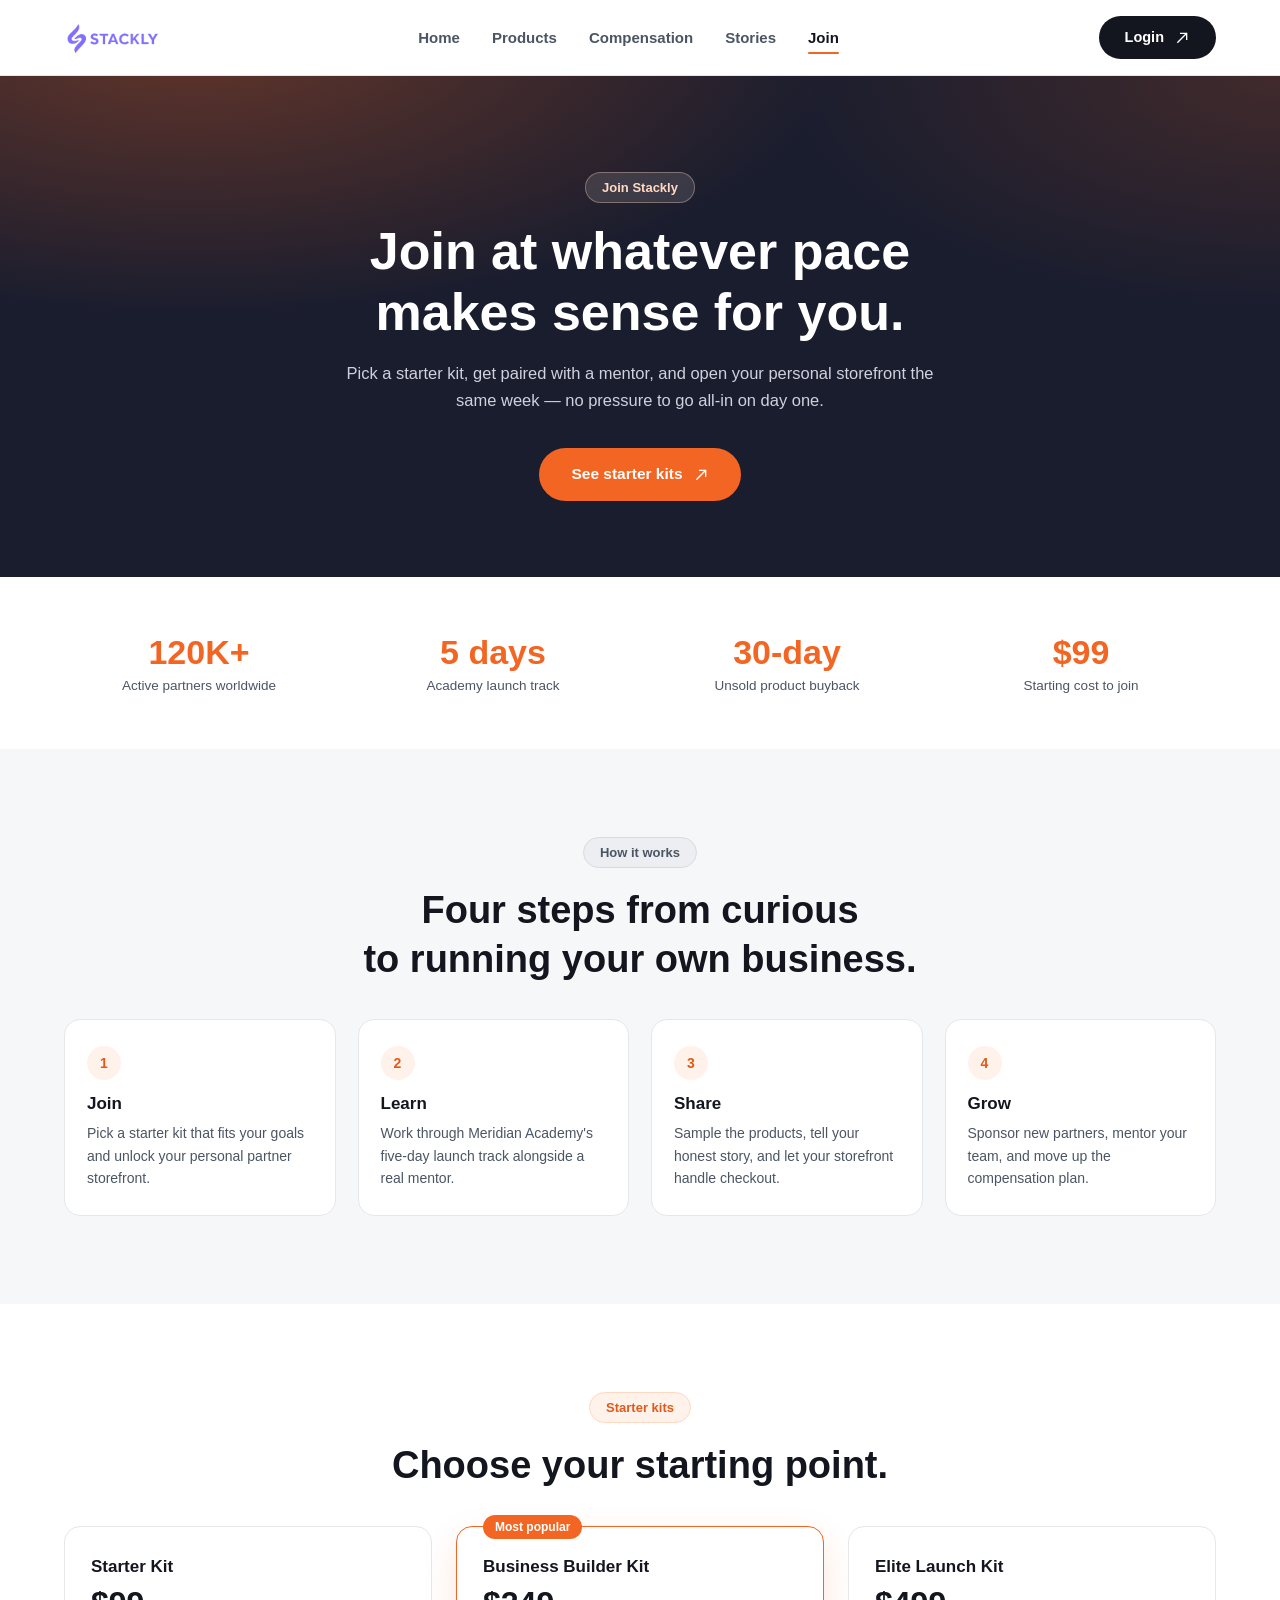
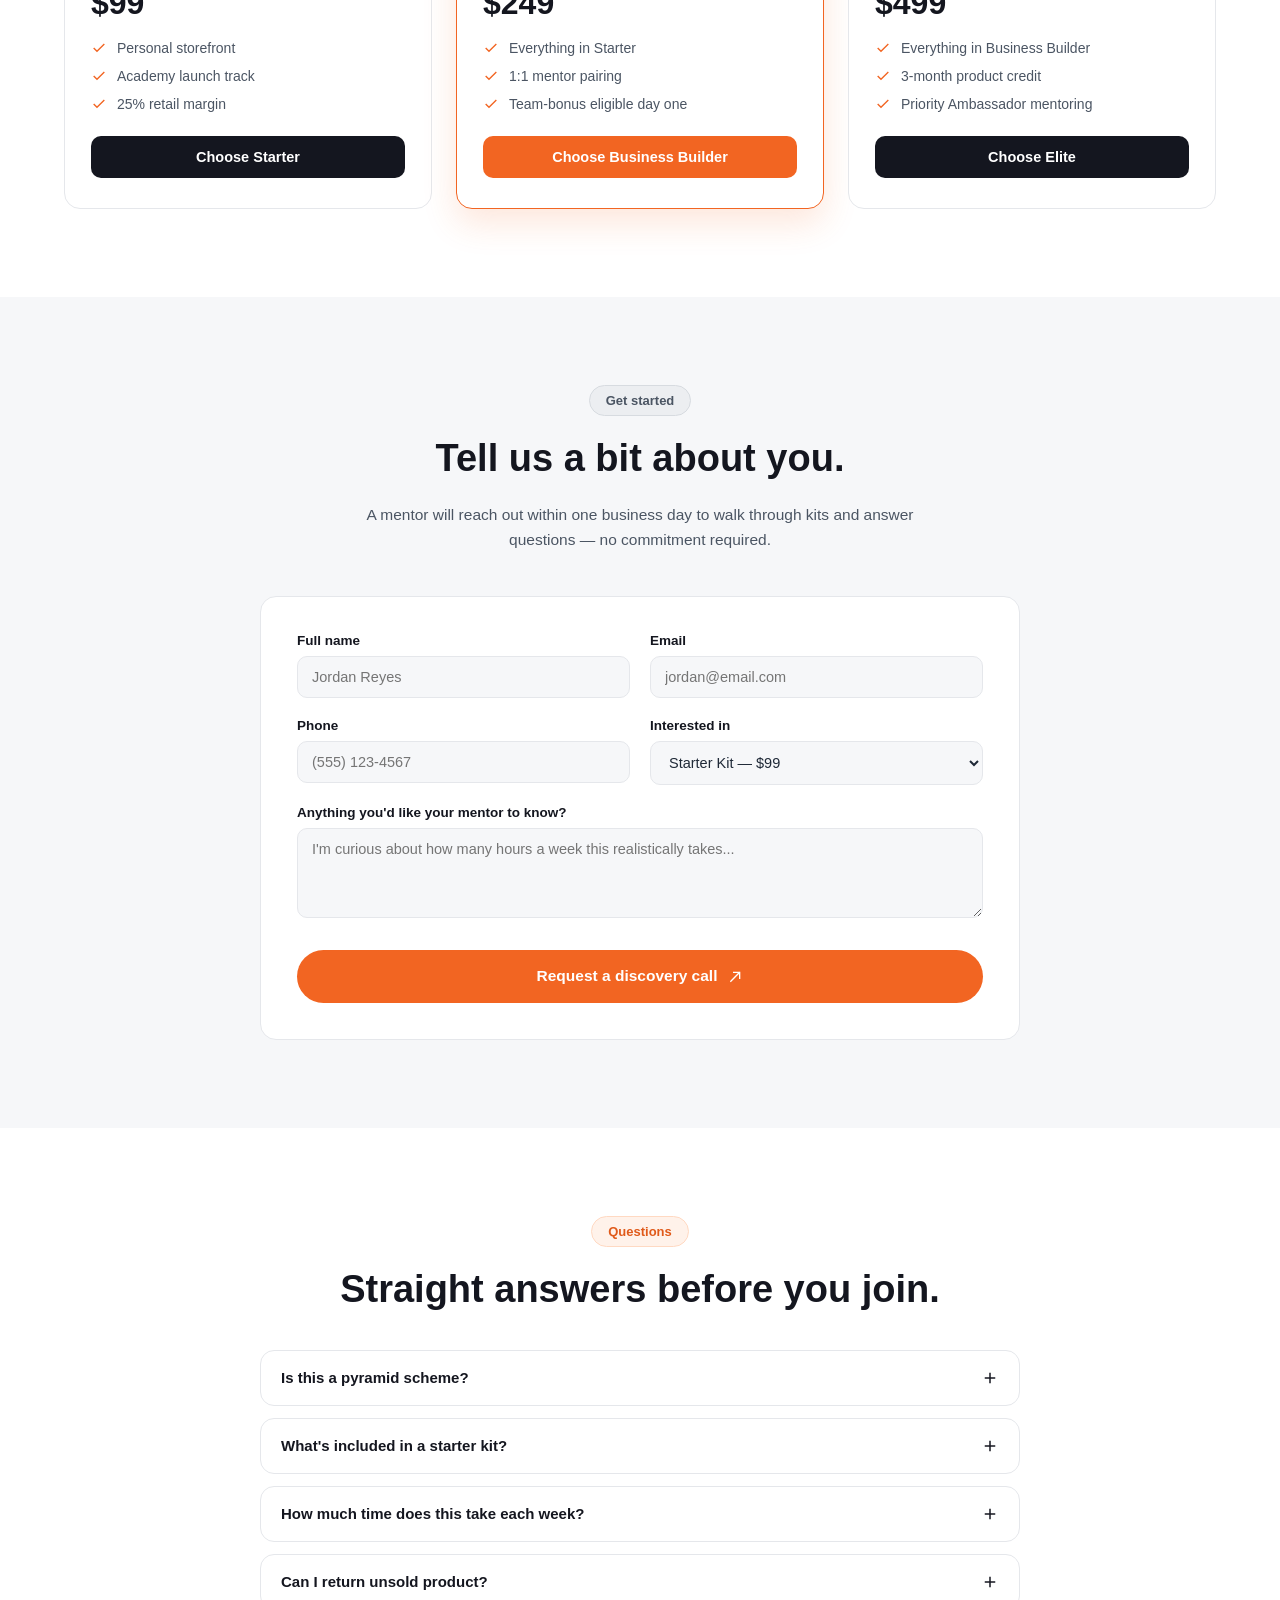
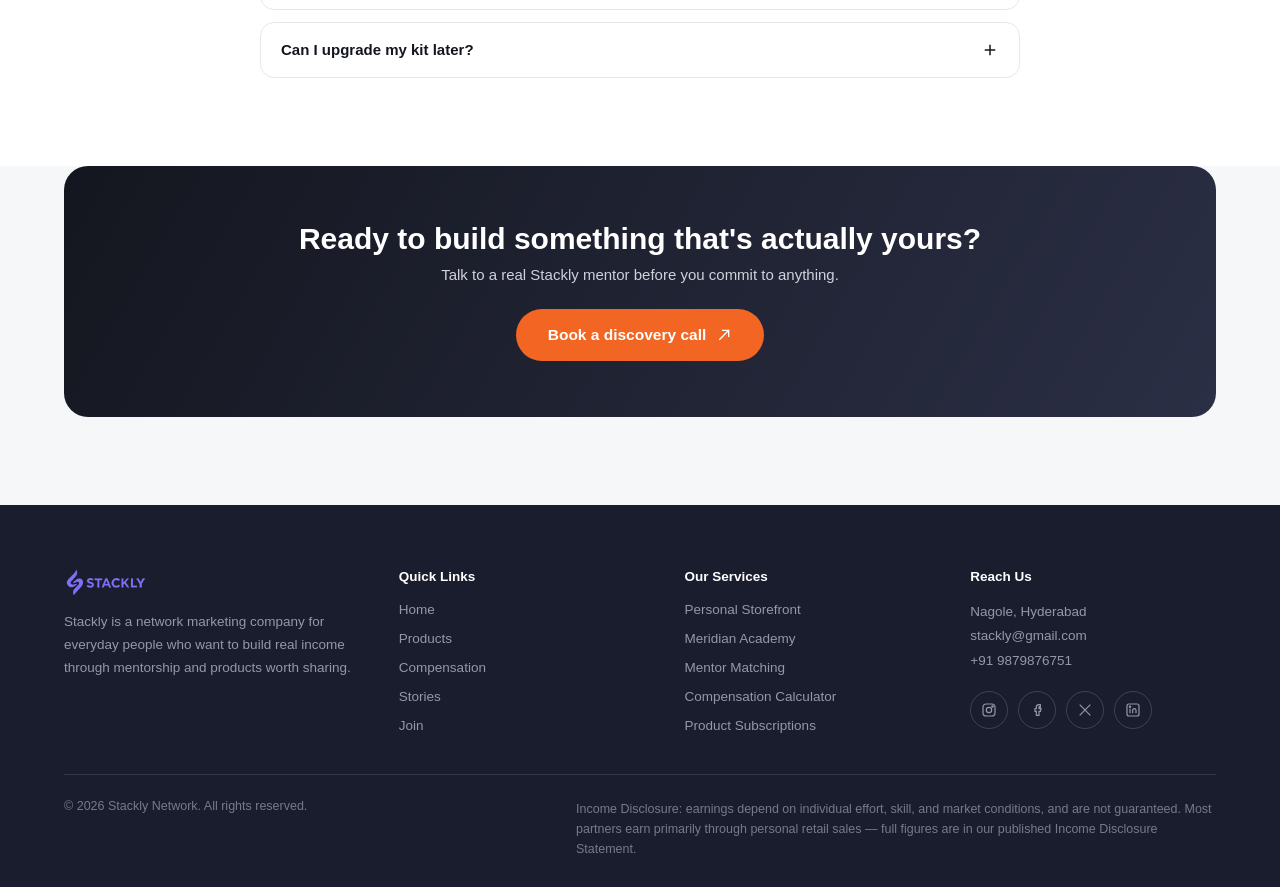
<file: join.html>
<!DOCTYPE html>
<html lang="en">
<head>
  <meta charset="UTF-8">
  <meta name="viewport" content="width=device-width, initial-scale=1.0">
  <title>Join | Stackly</title>
  <meta name="description" content="Choose a Stackly starter kit, get paired with a mentor, and open your personal storefront this week.">
  <style>
    /* ----- reset & variables ----- */
    * { box-sizing: border-box; margin: 0; padding: 0; }
    body {
      font-family: -apple-system, BlinkMacSystemFont, "Segoe UI", Roboto, Helvetica, Arial, sans-serif;
      background: #fff;
      color: #1f2937;
      -webkit-font-smoothing: antialiased;
    }
    a { text-decoration: none; color: inherit; }
    img { max-width: 100%; display: block; }
    ul { list-style: none; }

    :root {
      --orange: #F26522;
      --orange-dark: #e05a1a;
      --orange-tint: #fff2ea;
      --orange-border: #ffd9c2;
      --ink: #14161f;
      --ink-soft: #1a1d2e;
      --text: #1f2937;
      --text-muted: #4b5563;
      --gray-bg: #f6f7f9;
      --gray-300: #eceef1;
      --border: #e5e7eb;
      --radius: 16px;
    }
    .wrap { max-width: 1200px; margin: 0 auto; }
    .px { padding-left: 24px; padding-right: 24px; }
    .section-white { background: #fff; padding: 88px 0; }
    .section-gray { background: var(--gray-bg); padding: 88px 0; }

    /* ----- header ----- */
    .site-header {
      position: sticky; top: 0; z-index: 100;
      background: #fff; border-bottom: 1px solid var(--border);
    }
    .header-inner {
      max-width: 1200px; margin: 0 auto; padding: 16px 24px;
      display: flex; align-items: center; justify-content: space-between; gap: 24px;
    }
    .logo-img { height: 30px; width: auto; }
    .header-nav { display: flex; align-items: center; gap: 32px; }
    .header-nav a {
      font-size: 15px; font-weight: 600; color: var(--text-muted);
      transition: color .2s; padding: 4px 0; position: relative;
    }
    .header-nav a:hover { color: var(--ink); }
    .header-nav a.active { color: var(--ink); }
    .header-nav a.active::after {
      content: ''; position: absolute; left: 0; right: 0; bottom: -4px;
      height: 2px; background: var(--orange); border-radius: 2px;
    }
    .header-right { display: flex; align-items: center; gap: 14px; }
    .nav-toggle {
      display: none; background: none; border: none; width: 26px; height: 26px;
      color: var(--ink); cursor: pointer; padding: 0;
    }
    .nav-toggle svg { width: 100%; height: 100%; }

    .roll-btn {
      position: relative; overflow: hidden; display: inline-flex; align-items: center; gap: 10px;
      padding: 13px 26px; border-radius: 999px; font-weight: 600; font-size: 14.5px;
      cursor: pointer; border: none; line-height: 1; white-space: nowrap;
    }
    .roll-btn.orange { background: var(--orange); color: #fff; }
    .roll-btn.dark { background: var(--ink); color: #fff; }
    .roll-btn.big { padding: 17px 32px; font-size: 15.5px; }
    .roll-text { display: inline-block; overflow: hidden; height: 1.2em; }
    .roll-text-inner { display: flex; flex-direction: column; transition: transform .35s cubic-bezier(.65,0,.35,1); }
    .roll-text-inner span { height: 1.2em; line-height: 1.2em; display: block; }
    .roll-btn:hover .roll-text-inner { transform: translateY(-1.2em); }
    .roll-arrow { display: inline-flex; width: 16px; height: 16px; flex-shrink: 0; }
    .roll-arrow svg { width: 100%; height: 100%; }

    /* mobile menu */
    .mobile-menu { position: fixed; inset: 0; z-index: 200; display: none; }
    .mobile-menu.open { display: block; }
    .mobile-menu-backdrop { position: absolute; inset: 0; background: rgba(20,22,31,.45); }
    .mobile-sheet {
      position: absolute; top: 0; right: 0; bottom: 0; width: 78%; max-width: 320px;
      background: #fff; padding: 28px 24px; display: flex; flex-direction: column;
      gap: 28px; box-shadow: -8px 0 30px rgba(0,0,0,.12);
    }
    .mobile-nav-links { display: flex; flex-direction: column; gap: 18px; }
    .mobile-nav-links a { font-size: 17px; font-weight: 600; color: var(--ink); }

    /* badges */
    .badge-row { display: flex; justify-content: center; margin-bottom: 18px; }
    .badge-pill {
      display: inline-block; padding: 7px 16px; border-radius: 999px;
      background: var(--orange-tint); color: var(--orange-dark);
      font-size: 13px; font-weight: 700; border: 1px solid var(--orange-border);
    }
    .badge-pill.gray-300 { background: var(--gray-300); color: var(--text-muted); border-color: #d7dbe0; }
    .section-heading {
      text-align: center; font-size: clamp(26px,3.4vw,38px); line-height: 1.28;
      font-weight: 700; color: var(--ink); max-width: 720px; margin: 0 auto 44px;
    }
    .section-heading.tight { margin-bottom: 36px; }

    /* hero */
    .page-hero {
      position: relative; padding: 96px 0 76px; overflow: hidden;
      background: var(--ink-soft);
    }
    .page-hero::before {
      content: ''; position: absolute; inset: 0;
      background: radial-gradient(1100px 480px at 15% -10%, rgba(242,101,34,.35), transparent 60%),
                  radial-gradient(900px 420px at 100% 0%, rgba(242,101,34,.18), transparent 55%);
    }
    .page-hero-content { position: relative; text-align: center; color: #fff; }
    .page-hero .badge-pill { background: rgba(255,255,255,.12); color: #ffd9c2; border-color: rgba(255,217,194,.35); }
    .page-hero h1 { font-size: clamp(30px,4.6vw,52px); line-height: 1.16; font-weight: 800; margin: 18px 0 18px; }
    .page-hero p { font-size: 16.5px; color: #cfd2dd; max-width: 600px; margin: 0 auto 34px; line-height: 1.65; }
    .hero-cta-row { display: flex; justify-content: center; gap: 14px; flex-wrap: wrap; }

    /* stats */
    .stats-grid { display: grid; grid-template-columns: repeat(4,1fr); gap: 24px; text-align: center; }
    .stat-number { font-size: clamp(26px,3vw,34px); font-weight: 800; color: var(--orange); }
    .stat-label { font-size: 13.5px; color: var(--text-muted); margin-top: 6px; }

    /* steps */
    .steps-grid { display: grid; grid-template-columns: repeat(4,1fr); gap: 22px; }
    .step-card { background: #fff; border: 1px solid var(--border); border-radius: var(--radius); padding: 26px 22px; }
    .badge-num {
      display: inline-flex; align-items: center; justify-content: center;
      width: 34px; height: 34px; border-radius: 50%; background: var(--orange-tint);
      color: var(--orange-dark); font-weight: 800; font-size: 14px; margin-bottom: 14px;
    }
    .step-card h3 { margin: 0 0 8px; font-size: 17px; color: var(--ink); }
    .step-card p { margin: 0; font-size: 14px; color: var(--text-muted); line-height: 1.6; }

    /* pricing */
    .pricing-grid { display: grid; grid-template-columns: repeat(3,1fr); gap: 24px; }
    .price-card {
      background: #fff; border: 1px solid var(--border); border-radius: var(--radius);
      padding: 30px 26px; position: relative;
    }
    .price-card.featured { border-color: var(--orange); box-shadow: 0 14px 34px rgba(242,101,34,.16); }
    .price-badge {
      position: absolute; top: -12px; left: 26px; background: var(--orange);
      color: #fff; font-size: 12px; font-weight: 700; padding: 5px 12px; border-radius: 999px;
    }
    .price-card h3 { margin: 0 0 8px; font-size: 17px; color: var(--ink); }
    .price-card .price { font-size: 32px; font-weight: 800; color: var(--ink); margin-bottom: 18px; }
    .price-card ul { display: flex; flex-direction: column; gap: 12px; margin-bottom: 24px; }
    .price-card li { display: flex; align-items: center; gap: 10px; font-size: 14px; color: var(--text-muted); }
    .price-card li svg { width: 16px; height: 16px; stroke: var(--orange); flex-shrink: 0; }
    .btn-flat {
      width: 100%; padding: 13px; border-radius: 10px; border: none;
      background: var(--ink); color: #fff; font-weight: 700; font-size: 14.5px; cursor: pointer;
    }
    .price-card.featured .btn-flat { background: var(--orange); }

    /* signup form */
    .signup-form {
      max-width: 760px; margin: 0 auto; background: #fff; border: 1px solid var(--border);
      border-radius: var(--radius); padding: 36px;
    }
    .form-grid { display: grid; grid-template-columns: 1fr 1fr; gap: 20px; margin-bottom: 24px; }
    .form-field-full { grid-column: 1 / -1; }
    .form-field { display: flex; flex-direction: column; gap: 8px; }
    .form-field label { font-size: 13.5px; font-weight: 700; color: var(--ink); }
    .form-field input, .form-field select, .form-field textarea {
      font: inherit; font-size: 14.5px; padding: 12px 14px; border-radius: 10px;
      border: 1px solid var(--border); background: var(--gray-bg); color: var(--text);
      outline: none; transition: border-color .2s, background .2s;
    }
    .form-field input:focus, .form-field select:focus, .form-field textarea:focus {
      border-color: var(--orange); background: #fff;
    }
    .form-field textarea { resize: vertical; font-family: inherit; }

    /* FAQ */
    .faq-list { max-width: 760px; margin: 0 auto; display: flex; flex-direction: column; gap: 12px; }
    .faq-item { border: 1px solid var(--border); border-radius: 14px; background: #fff; overflow: hidden; }
    .faq-question {
      width: 100%; display: flex; justify-content: space-between; align-items: center;
      padding: 18px 20px; background: none; border: none; font-size: 15px;
      font-weight: 700; color: var(--ink); cursor: pointer; text-align: left;
    }
    .faq-question svg { width: 18px; height: 18px; flex-shrink: 0; transition: transform .25s; }
    .faq-item.open .faq-question svg { transform: rotate(45deg); }
    .faq-answer { max-height: 0; overflow: hidden; transition: max-height .3s; }
    .faq-item.open .faq-answer { max-height: 220px; }
    .faq-answer p { margin: 0; padding: 0 20px 18px; font-size: 14px; line-height: 1.65; color: var(--text-muted); }

    /* CTA banner */
    .cta-banner {
      background: linear-gradient(120deg, var(--ink) 0%, #2b2f45 100%);
      border-radius: 24px; padding: 56px 40px; text-align: center; color: #fff;
    }
    .cta-banner h2 { font-size: clamp(22px,3vw,30px); margin: 0 0 10px; }
    .cta-banner p { color: #cfd2dd; margin: 0 0 26px; font-size: 15px; }

    /* footer */
    .site-footer { background: var(--ink-soft); color: #c7c9d6; padding: 64px 0 28px; }
    .footer-top {
      display: grid; grid-template-columns: 1.2fr 1fr 1fr 1fr; gap: 40px;
      padding-bottom: 40px; border-bottom: 1px solid rgba(255,255,255,.1);
    }
    .footer-logo-img { height: 26px; margin-bottom: 16px; }
    .footer-brand p { font-size: 13.5px; line-height: 1.7; color: #9498a8; max-width: 320px; }
    .footer-address {
      margin-top: 0; font-size: 13.5px; line-height: 1.8; color: #9498a8;
      word-break: break-word;
    }
    .footer-address strong { display: block; margin-bottom: 4px; color: #e4e6ee; font-weight: 700; }
    .footer-address a { color: #9498a8; transition: color .2s; }
    .footer-address a:hover { color: #fff; }
    .footer-social {
      display: flex; align-items: center; gap: 10px; margin-top: 18px; flex-wrap: wrap;
    }
    .footer-social a {
      width: 38px; height: 38px; display: inline-flex; align-items: center; justify-content: center;
      border: 1px solid rgba(255,255,255,.16); border-radius: 50%; color: #c7c9d6;
      transition: background .2s, color .2s, transform .2s, border-color .2s;
    }
    .footer-social a:hover { background: var(--orange); border-color: var(--orange); color: #fff; transform: translateY(-3px); }
    .footer-social svg { width: 16px; height: 16px; }
    .footer-col h4 { color: #fff; font-size: 13.5px; margin: 0 0 16px; }
    .footer-col ul { display: flex; flex-direction: column; gap: 11px; }
    .footer-col a { font-size: 13.5px; color: #9498a8; transition: color .2s; }
    .footer-col a:hover { color: #fff; }
    .footer-bottom {
      display: flex; justify-content: space-between; gap: 24px;
      padding-top: 24px; font-size: 12.5px; color: #767a8c; flex-wrap: wrap;
    }
    .footer-disclosure { max-width: 640px; line-height: 1.6; }

    /* ----- responsive ----- */
    @media (max-width: 1024px) {
      .footer-top { grid-template-columns: 1.2fr 1fr 1fr; }
      .footer-col.footer-services { grid-column: 1 / -1; }
      .footer-col.footer-services ul { flex-direction: row; flex-wrap: wrap; gap: 10px 28px; }
    }
    @media (max-width: 960px) {
      .header-nav, .header-right { display: none; }
      .nav-toggle { display: inline-flex; }
      .stats-grid { grid-template-columns: repeat(2,1fr); }
      .steps-grid { grid-template-columns: repeat(2,1fr); }
      .pricing-grid { grid-template-columns: 1fr; }
      .footer-top { grid-template-columns: 1fr 1fr; gap: 36px; }
      .footer-brand { grid-column: 1 / -1; max-width: 100%; }
      .footer-col.footer-services { grid-column: auto; }
      .footer-col.footer-services ul { flex-direction: column; gap: 11px; }
    }

    @media (max-width: 768px) {
      .cta-banner { padding: 36px 24px; }
      .cta-banner h2 { font-size: 22px; }
      .form-grid { grid-template-columns: 1fr; }
    }

    @media (max-width: 640px) {
      .px { padding-left: 16px; padding-right: 16px; }
      .section-white, .section-gray { padding: 56px 0; }
      .page-hero { padding: 64px 0 48px; }
      .page-hero h1 { font-size: 26px; }
      .page-hero p { font-size: 14.5px; }
      .stats-grid { grid-template-columns: 1fr 1fr; gap: 16px; }
      .stat-number { font-size: 22px; }
      .stat-label { font-size: 12px; }
      .steps-grid { grid-template-columns: 1fr; }
      .pricing-grid { grid-template-columns: 1fr; }
      .roll-btn.big { padding: 12px 20px; font-size: 13px; }
      .cta-banner { padding: 28px 16px; border-radius: 18px; }
      .cta-banner h2 { font-size: 20px; }
      .cta-banner p { font-size: 13.5px; margin-bottom: 18px; }
      .footer-top { grid-template-columns: 1fr; gap: 28px; }
      .footer-brand { grid-column: auto; }
      .footer-bottom { flex-direction: column; gap: 12px; }
      .footer-disclosure { max-width: 100%; }
      .mobile-sheet { width: 85%; max-width: 280px; padding: 24px 16px; }
      .mobile-nav-links a { font-size: 16px; }
      .signup-form { padding: 26px 20px; }
      .form-grid { grid-template-columns: 1fr; gap: 16px; }
      .footer-brand p { max-width: 100%; }
      .footer-address { word-break: break-word; }
    }

    @media (max-width: 420px) {
      .header-inner { padding: 12px 12px; }
      .logo-img { height: 24px; }
      .mobile-sheet { padding: 20px 14px; }
      .mobile-nav-links a { font-size: 15px; }
      .stats-grid { gap: 12px; }
      .stat-number { font-size: 18px; }
      .cta-banner { padding: 20px 12px; }
      .cta-banner h2 { font-size: 17px; }
    }
    .desktop-break { display: inline; }
    @media (max-width:640px) { .desktop-break { display: block; } }
  </style>
</head>
<body>
<header class="site-header">
  <div class="header-inner">
    <a href="index.html" class="logo-slot"><img src="./Assets/Stacklyimg1.webp" alt="Stackly" class="logo-img"></a>
    <nav class="header-nav">
      <a href="index.html">Home</a>
      <a href="products.html">Products</a>
      <a href="compensation.html">Compensation</a>
      <a href="stories.html">Stories</a>
      <a href="join.html" class="active">Join</a>
    </nav>
    <div class="header-right">
      <!-- Get Started → Login.html -->
      <button class="roll-btn dark" onclick="window.location.href='login.html';">
        <span class="roll-text"><span class="roll-text-inner"><span>Login</span><span>Login</span></span></span>
        <span class="roll-arrow"><svg viewBox="0 0 24 24" fill="none" stroke="currentColor" stroke-width="2"><line x1="5" y1="19" x2="19" y2="5"/><polyline points="9 5 19 5 19 15"/></svg></span>
      </button>
    </div>
    <button class="nav-toggle" id="menu-toggle" aria-label="Menu">
      <svg viewBox="0 0 24 24" fill="none" stroke="currentColor" stroke-width="2"><line x1="3" y1="6" x2="21" y2="6"/><line x1="3" y1="12" x2="21" y2="12"/><line x1="3" y1="18" x2="21" y2="18"/></svg>
    </button>
  </div>

  <!-- mobile menu -->
  <div class="mobile-menu" id="mobile-menu">
    <div class="mobile-menu-backdrop" id="menu-backdrop"></div>
    <div class="mobile-sheet">
      <div class="mobile-nav-links">
        <a href="index.html">Home</a>
        <a href="products.html">Products</a>
        <a href="compensation.html">Compensation</a>
        <a href="stories.html">Stories</a>
        <a href="join.html">Join</a>
      </div>
      <!-- mobile Get started → Login.html (as requested) -->
      <button class="roll-btn orange" onclick="window.location.href='Login.html';">
        <span class="roll-text"><span class="roll-text-inner"><span>Login</span><span>Login</span></span></span>
        <span class="roll-arrow"><svg viewBox="0 0 24 24" fill="none" stroke="currentColor" stroke-width="2"><line x1="5" y1="19" x2="19" y2="5"/><polyline points="9 5 19 5 19 15"/></svg></span>
      </button>
    </div>
  </div>
</header>

<!-- hero -->
<section class="page-hero">
  <div class="page-hero-content wrap px">
    <span class="badge-pill">Join Stackly</span>
    <h1>Join at whatever pace<br class="desktop-break"> makes sense for you.</h1>
    <p>Pick a starter kit, get paired with a mentor, and open your personal storefront the same week — no pressure to go all-in on day one.</p>
    <div class="hero-cta-row">
      <!-- all other buttons → 404.html -->
      <button class="roll-btn orange big" onclick="window.location.href='404.html';">
        <span class="roll-text"><span class="roll-text-inner"><span>See starter kits</span><span>See starter kits</span></span></span>
        <span class="roll-arrow"><svg viewBox="0 0 24 24" fill="none" stroke="currentColor" stroke-width="2"><line x1="5" y1="19" x2="19" y2="5"/><polyline points="9 5 19 5 19 15"/></svg></span>
      </button>
    </div>
  </div>
</section>

<!-- stats -->
<section class="section-white" style="padding-top:56px;padding-bottom:56px;">
  <div class="wrap px">
    <div class="stats-grid">
      <div><div class="stat-number">120K+</div><div class="stat-label">Active partners worldwide</div></div>
      <div><div class="stat-number">5 days</div><div class="stat-label">Academy launch track</div></div>
      <div><div class="stat-number">30-day</div><div class="stat-label">Unsold product buyback</div></div>
      <div><div class="stat-number">$99</div><div class="stat-label">Starting cost to join</div></div>
    </div>
  </div>
</section>

<!-- how it works -->
<section class="section-gray" id="how">
  <div class="wrap px">
    <div class="badge-row"><span class="badge-pill gray-300">How it works</span></div>
    <h2 class="section-heading tight">Four steps from curious<br>to running your own business.</h2>
    <div class="steps-grid">
      <div class="step-card"><span class="badge-num">1</span><h3>Join</h3><p>Pick a starter kit that fits your goals and unlock your personal partner storefront.</p></div>
      <div class="step-card"><span class="badge-num">2</span><h3>Learn</h3><p>Work through Meridian Academy's five-day launch track alongside a real mentor.</p></div>
      <div class="step-card"><span class="badge-num">3</span><h3>Share</h3><p>Sample the products, tell your honest story, and let your storefront handle checkout.</p></div>
      <div class="step-card"><span class="badge-num">4</span><h3>Grow</h3><p>Sponsor new partners, mentor your team, and move up the compensation plan.</p></div>
    </div>
  </div>
</section>

<!-- kits -->
<section class="section-white" id="kits">
  <div class="wrap px">
    <div class="badge-row"><span class="badge-pill">Starter kits</span></div>
    <h2 class="section-heading tight">Choose your starting point.</h2>
    <div class="pricing-grid">
      <div class="price-card">
        <h3>Starter Kit</h3><div class="price">$99</div>
        <ul>
          <li><svg viewBox="0 0 24 24" fill="none" stroke-width="2"><polyline points="20 6 9 17 4 12"/></svg>Personal storefront</li>
          <li><svg viewBox="0 0 24 24" fill="none" stroke-width="2"><polyline points="20 6 9 17 4 12"/></svg>Academy launch track</li>
          <li><svg viewBox="0 0 24 24" fill="none" stroke-width="2"><polyline points="20 6 9 17 4 12"/></svg>25% retail margin</li>
        </ul>
        <button class="btn-flat" onclick="window.location.href='404.html';">Choose Starter</button>
      </div>
      <div class="price-card featured">
        <span class="price-badge">Most popular</span>
        <h3>Business Builder Kit</h3><div class="price">$249</div>
        <ul>
          <li><svg viewBox="0 0 24 24" fill="none" stroke-width="2"><polyline points="20 6 9 17 4 12"/></svg>Everything in Starter</li>
          <li><svg viewBox="0 0 24 24" fill="none" stroke-width="2"><polyline points="20 6 9 17 4 12"/></svg>1:1 mentor pairing</li>
          <li><svg viewBox="0 0 24 24" fill="none" stroke-width="2"><polyline points="20 6 9 17 4 12"/></svg>Team-bonus eligible day one</li>
        </ul>
        <button class="btn-flat" onclick="window.location.href='404.html';">Choose Business Builder</button>
      </div>
      <div class="price-card">
        <h3>Elite Launch Kit</h3><div class="price">$499</div>
        <ul>
          <li><svg viewBox="0 0 24 24" fill="none" stroke-width="2"><polyline points="20 6 9 17 4 12"/></svg>Everything in Business Builder</li>
          <li><svg viewBox="0 0 24 24" fill="none" stroke-width="2"><polyline points="20 6 9 17 4 12"/></svg>3-month product credit</li>
          <li><svg viewBox="0 0 24 24" fill="none" stroke-width="2"><polyline points="20 6 9 17 4 12"/></svg>Priority Ambassador mentoring</li>
        </ul>
        <button class="btn-flat" onclick="window.location.href='404.html';">Choose Elite</button>
      </div>
    </div>
  </div>
</section>

<!-- signup form -->
<section class="section-gray" id="signup">
  <div class="wrap px">
    <div class="badge-row"><span class="badge-pill gray-300">Get started</span></div>
    <h2 class="section-heading">Tell us a bit about you.</h2>
    <p class="eyebrow-center" style="text-align:center;color:var(--text-muted);font-size:15.5px;max-width:560px;margin:-24px auto 44px;line-height:1.6;">A mentor will reach out within one business day to walk through kits and answer questions — no commitment required.</p>
    <form class="signup-form" onsubmit="window.location.href='404.html'; return false;">
      <div class="form-grid">
        <div class="form-field"><label for="full-name">Full name</label><input type="text" id="full-name" placeholder="Jordan Reyes" required></div>
        <div class="form-field"><label for="email">Email</label><input type="email" id="email" placeholder="jordan@email.com" required></div>
        <div class="form-field"><label for="phone">Phone</label><input type="tel" id="phone" placeholder="(555) 123-4567"></div>
        <div class="form-field"><label for="kit">Interested in</label>
          <select id="kit">
            <option>Starter Kit — $99</option>
            <option>Business Builder Kit — $249</option>
            <option>Elite Launch Kit — $499</option>
            <option>Not sure yet</option>
          </select>
        </div>
        <div class="form-field form-field-full">
          <label for="message">Anything you'd like your mentor to know?</label>
          <textarea id="message" rows="4" placeholder="I'm curious about how many hours a week this realistically takes..."></textarea>
        </div>
      </div>
      <button type="submit" class="roll-btn orange big" style="margin-top:8px; width:100%; justify-content:center;">
        <span class="roll-text"><span class="roll-text-inner"><span>Request a discovery call</span><span>Request a discovery call</span></span></span>
        <span class="roll-arrow"><svg viewBox="0 0 24 24" fill="none" stroke="currentColor" stroke-width="2"><line x1="5" y1="19" x2="19" y2="5"/><polyline points="9 5 19 5 19 15"/></svg></span>
      </button>
    </form>
  </div>
</section>

<!-- FAQ -->
<section class="section-white" id="faq">
  <div class="wrap px">
    <div class="badge-row"><span class="badge-pill">Questions</span></div>
    <h2 class="section-heading tight">Straight answers before you join.</h2>
    <div class="faq-list">
      <div class="faq-item">
        <button class="faq-question">Is this a pyramid scheme?<svg viewBox="0 0 24 24" fill="none" stroke="currentColor" stroke-width="2"><line x1="12" y1="5" x2="12" y2="19"/><line x1="5" y1="12" x2="19" y2="12"/></svg></button>
        <div class="faq-answer"><p>No. Stackly pays commissions on real retail sales to real customers, not on recruiting alone. Our published Income Disclosure Statement shows what typical partners actually earn.</p></div>
      </div>
      <div class="faq-item">
        <button class="faq-question">What's included in a starter kit?<svg viewBox="0 0 24 24" fill="none" stroke="currentColor" stroke-width="2"><line x1="12" y1="5" x2="12" y2="19"/><line x1="5" y1="12" x2="19" y2="12"/></svg></button>
        <div class="faq-answer"><p>Every kit includes your personal storefront and the five-day Academy launch track. Business Builder and Elite add mentor pairing, product credit, and faster bonus eligibility.</p></div>
      </div>
      <div class="faq-item">
        <button class="faq-question">How much time does this take each week?<svg viewBox="0 0 24 24" fill="none" stroke="currentColor" stroke-width="2"><line x1="12" y1="5" x2="12" y2="19"/><line x1="5" y1="12" x2="19" y2="12"/></svg></button>
        <div class="faq-answer"><p>Most partners start with three to five hours a week alongside their existing job, then scale up as their customer base grows.</p></div>
      </div>
      <div class="faq-item">
        <button class="faq-question">Can I return unsold product?<svg viewBox="0 0 24 24" fill="none" stroke="currentColor" stroke-width="2"><line x1="12" y1="5" x2="12" y2="19"/><line x1="5" y1="12" x2="19" y2="12"/></svg></button>
        <div class="faq-answer"><p>Yes. Unopened product is covered by a 30-day buyback policy at 90% of what you paid, so you're never stuck holding stock.</p></div>
      </div>
      <div class="faq-item">
        <button class="faq-question">Can I upgrade my kit later?<svg viewBox="0 0 24 24" fill="none" stroke="currentColor" stroke-width="2"><line x1="12" y1="5" x2="12" y2="19"/><line x1="5" y1="12" x2="19" y2="12"/></svg></button>
        <div class="faq-answer"><p>Yes, you can upgrade to a higher kit at any time and only pay the price difference — your storefront and rank progress carry over.</p></div>
      </div>
    </div>
  </div>
</section>

<!-- final CTA -->
<section class="section-gray" style="padding-top:0;">
  <div class="wrap px">
    <div class="cta-banner">
      <h2>Ready to build something that's actually yours?</h2>
      <p>Talk to a real Stackly mentor before you commit to anything.</p>
      <button class="roll-btn orange big" onclick="window.location.href='404.html';">
        <span class="roll-text"><span class="roll-text-inner"><span>Book a discovery call</span><span>Book a discovery call</span></span></span>
        <span class="roll-arrow"><svg viewBox="0 0 24 24" fill="none" stroke="currentColor" stroke-width="2"><line x1="5" y1="19" x2="19" y2="5"/><polyline points="9 5 19 5 19 15"/></svg></span>
      </button>
    </div>
  </div>
</section>

<!-- footer -->
<footer class="site-footer">
  <div class="wrap px">
    <div class="footer-top">
      <div class="footer-brand">
        <a href="index.html"><img src="./Assets/Stacklyimg1.webp" alt="Stackly" class="footer-logo-img"></a>
        <p>Stackly is a network marketing company for everyday people who want to build real income through mentorship and products worth sharing.</p>
      </div>

      <div class="footer-col">
        <h4>Quick Links</h4>
        <ul>
          <li><a href="index.html">Home</a></li>
          <li><a href="products.html">Products</a></li>
          <li><a href="compensation.html">Compensation</a></li>
          <li><a href="stories.html">Stories</a></li>
          <li><a href="join.html">Join</a></li>
        </ul>
      </div>

      <div class="footer-col footer-services">
        <h4>Our Services</h4>
        <ul>
          <li><a href="404.html">Personal Storefront</a></li>
          <li><a href="404.html">Meridian Academy</a></li>
          <li><a href="404.html">Mentor Matching</a></li>
          <li><a href="404.html">Compensation Calculator</a></li>
          <li><a href="404.html">Product Subscriptions</a></li>
        </ul>
      </div>

      <div class="footer-col footer-contact">
        <h4>Reach Us</h4>
        <div class="footer-address">
          Nagole, Hyderabad<br>
          <a href="mailto:stackly@gmail.com">stackly@gmail.com</a><br>
          <a href="tel:+919879876751">+91 9879876751</a>
        </div>
        <div class="footer-social">
          <!-- social icons → 404.html -->
          <a href="404.html" aria-label="Instagram"><svg viewBox="0 0 24 24" fill="none" stroke="currentColor" stroke-width="1.8"><rect x="3" y="3" width="18" height="18" rx="5"/><circle cx="12" cy="12" r="4"/><circle cx="17.2" cy="6.8" r="1"/></svg></a>
          <a href="404.html" aria-label="Facebook"><svg viewBox="0 0 24 24" fill="none" stroke="currentColor" stroke-width="1.8"><path d="M15 8h2V4h-2a4 4 0 0 0-4 4v2H9v4h2v6h4v-6h2.2l.8-4H15V8a1 1 0 0 1 1-1"/></svg></a>
          <a href="404.html" aria-label="X"><svg viewBox="0 0 24 24" fill="none" stroke="currentColor" stroke-width="1.8"><path d="M4 4l16 16M20 4L4 20"/></svg></a>
          <a href="404.html" aria-label="LinkedIn"><svg viewBox="0 0 24 24" fill="none" stroke="currentColor" stroke-width="1.8"><rect x="3" y="3" width="18" height="18" rx="3"/><line x1="7.5" y1="10" x2="7.5" y2="17"/><circle cx="7.5" cy="7" r="1"/><path d="M11.5 17v-4.5a2.5 2.5 0 0 1 5 0V17"/></svg></a>
        </div>
      </div>
    </div>
    <div class="footer-bottom">
      <span>&copy; 2026 Stackly Network. All rights reserved.</span>
      <span class="footer-disclosure">Income Disclosure: earnings depend on individual effort, skill, and market conditions, and are not guaranteed. Most partners earn primarily through personal retail sales — full figures are in our published Income Disclosure Statement.</span>
    </div>
  </div>
</footer>

<script>
  // mobile menu toggle
  const menuToggle = document.getElementById('menu-toggle');
  const mobileMenu = document.getElementById('mobile-menu');
  const menuBackdrop = document.getElementById('menu-backdrop');
  if (menuToggle && mobileMenu) {
    menuToggle.addEventListener('click', () => mobileMenu.classList.add('open'));
    menuBackdrop.addEventListener('click', () => mobileMenu.classList.remove('open'));
    mobileMenu.querySelectorAll('a').forEach(link => {
      link.addEventListener('click', () => mobileMenu.classList.remove('open'));
    });
  }

  // FAQ accordion
  document.querySelectorAll('.faq-item').forEach(item => {
    const q = item.querySelector('.faq-question');
    if (q) {
      q.addEventListener('click', () => {
        const isOpen = item.classList.contains('open');
        document.querySelectorAll('.faq-item.open').forEach(i => i.classList.remove('open'));
        if (!isOpen) item.classList.add('open');
      });
    }
  });
</script>
</body>
</html>
</file>
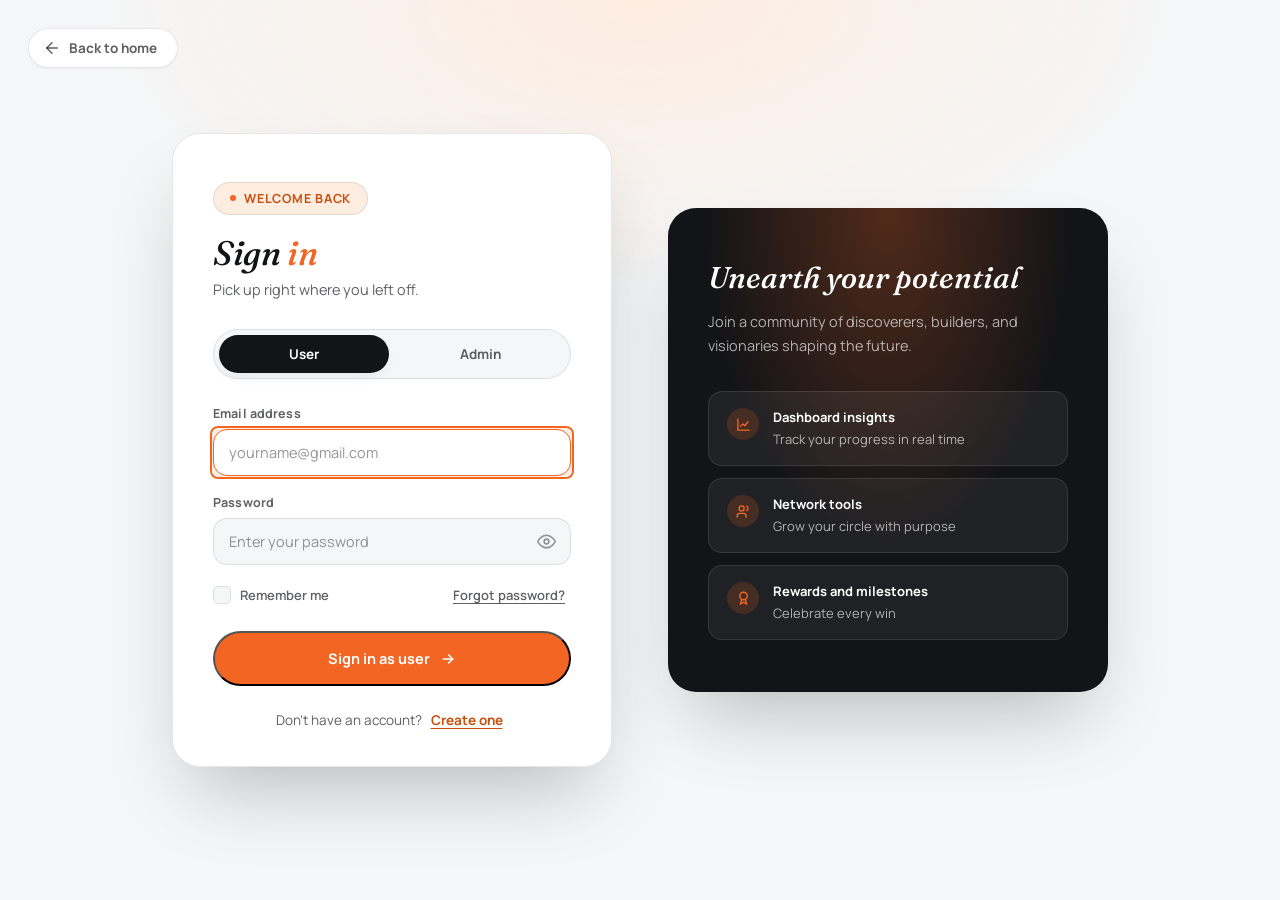
<file: login.html>
<!DOCTYPE html>
<html lang="en">
<head>
  <meta charset="UTF-8">
  <meta name="viewport" content="width=device-width, initial-scale=1.0">
  <title>Sign In — Strata</title>
  <link rel="preconnect" href="https://fonts.googleapis.com">
  <link rel="preconnect" href="https://fonts.gstatic.com" crossorigin>
  <link href="https://fonts.googleapis.com/css2?family=Fraunces:ital,opsz,wght@0,9..144,400;0,9..144,500;0,9..144,600;1,9..144,500;1,9..144,600&family=Manrope:wght@400;500;600;700;800&display=swap" rel="stylesheet">
  <style>
    :root{
      --white:#ffffff;
      --paper:#f5f6f7;
      --paper-deep:#eef0f1;
      --ink:#131417;
      --ink-80:rgba(19,20,23,.82);
      --ink-70:rgba(19,20,23,.68);
      --ink-45:rgba(19,20,23,.45);
      --ink-25:rgba(19,20,23,.16);
      --line:rgba(19,20,23,.1);
      --line-soft:rgba(19,20,23,.06);
      --accent:#F26522;
      --accent-ink:#c8500f;
      --accent-pale:#fdece0;
      --accent-glow:rgba(242,101,34,.35);
      --danger:#c1432b;
      --danger-pale:#fbe9e5;
      --input-bg:var(--paper);
      --radius-xl:28px;
      --radius-lg:20px;
      --radius-md:14px;
      --radius-sm:9px;
      --radius-pill:999px;
      --shadow-xs:0 1px 2px rgba(19,20,23,.04);
      --shadow-sm:0 6px 18px -8px rgba(19,20,23,.12);
      --shadow-md:0 18px 40px -14px rgba(19,20,23,.18);
      --shadow-lg:0 40px 80px -24px rgba(19,20,23,.28);
      --shadow-accent:0 16px 34px -12px var(--accent-glow);
      --ease:cubic-bezier(.22,1,.36,1);
      --ease-soft:cubic-bezier(.4,0,.2,1);
      --dur-fast:.22s;
      --dur:.4s;
    }

    *{ box-sizing:border-box; }
    html,body{ margin:0; padding:0; }
    body{
      font-family:'Manrope',-apple-system,BlinkMacSystemFont,'Segoe UI',sans-serif;
      color:var(--ink);
      background:var(--paper);
      -webkit-font-smoothing:antialiased;
      -moz-osx-font-smoothing:grayscale;
      min-height:100vh;
      display:flex;
      align-items:center;
      justify-content:center;
      padding:24px;
      position:relative;
      overflow-x:hidden;
    }
    button{ font-family:inherit; cursor:pointer; }
    input{ font-family:inherit; }
    a{ color:inherit; text-decoration:none; }
    ::selection{ background:var(--accent); color:var(--white); }

    body::before{
      content:"";
      position:fixed;
      inset:0;
      background:radial-gradient(60% 45% at 50% 0%, var(--accent-pale) 0%, transparent 70%);
      z-index:0;
      pointer-events:none;
    }

    /* ===== root layout ===== */
    .login-root{
      position:relative;
      z-index:1;
      width:100%;
      max-width:1160px;
      display:flex;
      align-items:center;
      justify-content:center;
      gap:56px;
    }
    @media (max-width:1023px){ .login-root{ padding-top:40px; } }

    /* ===== back button ===== */
    .login-back-btn{
      position:fixed;
      top:28px;
      left:28px;
      z-index:20;
      display:inline-flex;
      align-items:center;
      gap:8px;
      background:var(--white);
      border:1px solid var(--line);
      color:var(--ink-70);
      font-size:13.5px;
      font-weight:700;
      padding:10px 20px 10px 14px;
      border-radius:var(--radius-pill);
      box-shadow:var(--shadow-xs);
      transition:color var(--dur-fast) var(--ease), border-color var(--dur-fast) var(--ease), transform var(--dur-fast) var(--ease), box-shadow var(--dur-fast) var(--ease);
    }
    .login-back-btn:hover{
      color:var(--accent-ink);
      border-color:var(--accent);
      transform:translateY(-2px);
      box-shadow:var(--shadow-sm);
    }
    .login-back-btn svg{ flex-shrink:0; }
    @media (max-width:1023px){
      .login-back-btn{ top:16px; left:16px; font-size:12px; padding:7px 16px 7px 10px; }
      .login-back-btn svg{ width:16px; height:16px; }
    }

    /* ===== card ===== */
    .login-card{ width:100%; max-width:440px; flex-shrink:0; }
    .login-card-inner{
      background:var(--white);
      border:1px solid var(--line);
      border-radius:var(--radius-xl);
      padding:48px 40px 36px;
      box-shadow:var(--shadow-lg);
    }
    @media (max-width:480px){
      .login-card-inner{ padding:32px 22px 26px; border-radius:var(--radius-lg); }
    }

    .login-header{ text-align:left; margin-bottom:30px; }
    .badge-pill{
      display:inline-flex; align-items:center; gap:8px;
      padding:7px 16px;
      border:1px solid var(--line);
      border-radius:var(--radius-pill);
      font-size:12.5px; font-weight:700; letter-spacing:.06em; text-transform:uppercase;
      color:var(--accent-ink);
      background:var(--accent-pale);
      margin-bottom:20px;
    }
    .badge-pill::before{
      content:"";
      width:6px; height:6px; border-radius:50%;
      background:var(--accent);
      flex-shrink:0;
    }
    .login-title{
      font-family:'Fraunces', serif;
      font-weight:500;
      font-style:italic;
      font-size:34px;
      line-height:1.1;
      letter-spacing:-.01em;
      margin:0 0 8px;
      color:var(--ink);
    }
    .login-title span{ color:var(--accent); }
    .login-subtitle{ font-size:14.5px; color:var(--ink-70); margin:0; }

    /* ===== role selector ===== */
    .login-role-selector{
      display:flex;
      gap:6px;
      background:var(--paper);
      border:1px solid var(--line);
      border-radius:var(--radius-pill);
      padding:5px;
      margin-bottom:26px;
    }
    .login-role-btn{
      flex:1;
      display:flex;
      align-items:center;
      justify-content:center;
      padding:10px;
      border-radius:var(--radius-pill);
      border:none;
      background:transparent;
      color:var(--ink-70);
      font-size:13.5px;
      font-weight:700;
      transition:background var(--dur-fast) var(--ease), color var(--dur-fast) var(--ease), box-shadow var(--dur-fast) var(--ease);
    }
    .login-role-btn--active{
      background:var(--ink);
      color:var(--white);
      box-shadow:var(--shadow-sm);
    }

    /* ===== form ===== */
    .login-form-group{ margin-bottom:18px; }
    .login-form-group label{
      display:block;
      font-size:12.5px;
      font-weight:700;
      color:var(--ink-70);
      margin-bottom:7px;
      letter-spacing:.01em;
    }

    .login-input-wrap{
      display:flex;
      align-items:center;
      background:var(--input-bg);
      border:1px solid var(--line);
      border-radius:var(--radius-md);
      transition:border-color var(--dur-fast) var(--ease), box-shadow var(--dur-fast) var(--ease), background var(--dur-fast) var(--ease);
    }
    .login-input-wrap:focus-within{
      border-color:var(--accent);
      background:var(--white);
      box-shadow:0 0 0 3px var(--accent-pale);
    }
    .login-input-wrap--error{ border-color:var(--danger); }
    .login-input-wrap--error:focus-within{ box-shadow:0 0 0 3px var(--danger-pale); }

    .login-input{
      flex:1;
      min-width:0;
      background:transparent;
      border:none;
      outline:none;
      color:var(--ink);
      font-size:14.5px;
      padding:13px 15px;
    }
    .login-input::placeholder{ color:var(--ink-45); }

    /* Hide native browser password reveal/clear controls (Edge/IE inject their own
       eye icon into password fields) so only our custom toggle button shows */
    .login-input[type="password"]::-ms-reveal,
    .login-input[type="password"]::-ms-clear{
      display:none;
      width:0;
      height:0;
      pointer-events:none;
    }
    .login-input::-webkit-credentials-auto-fill-button,
    .login-input::-webkit-strong-password-auto-fill-button{
      display:none !important;
    }

    .login-password-toggle{
      background:none;
      border:none;
      color:var(--ink-45);
      padding:8px 14px;
      display:flex;
      align-items:center;
      justify-content:center;
      flex-shrink:0;
      transition:color var(--dur-fast) var(--ease);
    }
    .login-password-toggle svg{ width:19px; height:19px; }
    .login-password-toggle:hover{ color:var(--accent-ink); }
    .login-password-toggle .eye-off{ display:none; }
    .login-password-toggle.is-visible .eye{ display:none; }
    .login-password-toggle.is-visible .eye-off{ display:block; }

    .login-error{
      display:block;
      font-size:12px;
      font-weight:600;
      color:var(--danger);
      margin-top:6px;
    }
    .login-hint{
      display:block;
      font-size:11.5px;
      color:var(--ink-45);
      margin-top:6px;
    }
    .login-form-group:has(.login-error) .login-hint{ display:none; }

    /* ===== options row ===== */
    .login-options{
      display:flex;
      align-items:center;
      justify-content:space-between;
      margin:20px 0 26px;
      flex-wrap:wrap;
      gap:10px;
    }
    .login-checkbox{
      display:flex;
      align-items:center;
      gap:9px;
      font-size:13px;
      font-weight:600;
      color:var(--ink-70);
      cursor:pointer;
    }
    .login-checkbox input{ position:absolute; opacity:0; width:0; height:0; }
    .login-checkbox-custom{
      width:18px;
      height:18px;
      border-radius:5px;
      border:1.5px solid var(--line);
      background:var(--paper);
      position:relative;
      flex-shrink:0;
      transition:background var(--dur-fast) var(--ease), border-color var(--dur-fast) var(--ease);
    }
    .login-checkbox input:checked + .login-checkbox-custom{
      background:var(--accent);
      border-color:var(--accent);
    }
    .login-checkbox input:checked + .login-checkbox-custom::after{
      content:"";
      position:absolute;
      left:5px; top:1px;
      width:5px; height:10px;
      border:solid #fff;
      border-width:0 2px 2px 0;
      transform:rotate(45deg);
    }
    .login-forgot{
      background:none;
      border:none;
      font-size:13px;
      font-weight:600;
      color:var(--ink-70);
      text-decoration:underline;
      text-underline-offset:3px;
      transition:color var(--dur-fast) var(--ease);
    }
    .login-forgot:hover{ color:var(--accent-ink); }

    /* ===== submit — reuses theme roll-btn ===== */
    .roll-btn{
      position:relative;
      width:100%;
      display:inline-flex;
      align-items:center;
      justify-content:center;
      gap:10px;
      padding:16px;
      border-radius:var(--radius-pill);
      font-size:14.5px;
      font-weight:700;
      overflow:hidden;
      isolation:isolate;
      transition:transform var(--dur-fast) var(--ease), box-shadow var(--dur-fast) var(--ease);
      background:var(--accent);
      color:var(--white);
    }
    .roll-btn::before{
      content:"";
      position:absolute; inset:0;
      background:var(--accent-ink);
      transform:translateY(102%);
      transition:transform var(--dur) var(--ease);
      z-index:0;
    }
    .roll-btn:hover::before{ transform:translateY(0); }
    .roll-btn:hover{ transform:translateY(-2px); box-shadow:var(--shadow-accent); }
    .roll-btn:active{ transform:translateY(0) scale(.98); }
    .roll-btn span{ position:relative; z-index:1; }
    .login-btn-arrow{ transition:transform var(--dur-fast) var(--ease-soft); display:inline-flex; }
    .roll-btn:hover .login-btn-arrow{ transform:translateX(4px); }

    /* ===== register ===== */
    .login-register{ text-align:center; margin-top:24px; }
    .login-register p{ font-size:13.5px; color:var(--ink-70); margin:0; }
    .login-register-link{
      background:none;
      border:none;
      color:var(--accent-ink);
      font-size:13.5px;
      font-weight:700;
    }
    .login-register-link a{ text-decoration:underline; text-underline-offset:3px; }
    .login-register-link:hover a{ color:var(--ink); }

    button:focus-visible, input:focus-visible{
      outline:2px solid var(--accent);
      outline-offset:2px;
      border-radius:4px;
    }

    /* ===== decorative side panel ===== */
    .login-decoration{ display:none; }
    @media (min-width:1024px){
      .login-decoration{ display:flex; flex:1; max-width:440px; }
      .login-decoration-inner{
        background:var(--ink);
        border-radius:var(--radius-xl);
        padding:52px 40px;
        width:100%;
        display:flex;
        flex-direction:column;
        justify-content:center;
        position:relative;
        overflow:hidden;
        box-shadow:var(--shadow-lg);
      }
      .login-decoration-inner::before{
        content:"";
        position:absolute; inset:0;
        background:radial-gradient(60% 100% at 50% 0%, rgba(242,101,34,.28), transparent 70%);
      }
      .login-decoration-inner > *{ position:relative; z-index:1; }
      .login-decoration h2{
        font-family:'Fraunces', serif;
        font-style:italic;
        font-weight:500;
        font-size:30px;
        color:var(--white);
        margin:0 0 14px;
        line-height:1.2;
      }
      .login-decoration p{
        font-size:14.5px;
        line-height:1.7;
        color:rgba(255,255,255,.65);
        margin:0 0 32px;
      }
      .login-decoration-features{
        display:flex;
        flex-direction:column;
        gap:12px;
        width:100%;
      }
      .login-decoration-feature{
        display:flex;
        align-items:flex-start;
        gap:14px;
        background:rgba(255,255,255,.06);
        border:1px solid rgba(255,255,255,.1);
        padding:16px 18px;
        border-radius:var(--radius-md);
      }
      .login-decoration-feature-icon{
        width:32px; height:32px; border-radius:50%;
        display:inline-flex; align-items:center; justify-content:center;
        background:rgba(242,101,34,.18); color:var(--accent);
        flex-shrink:0;
      }
      .login-decoration-feature-icon svg{ width:15px; height:15px; }
      .login-decoration-feature div{
        font-size:13px;
        color:rgba(255,255,255,.65);
        line-height:1.5;
      }
      .login-decoration-feature strong{
        color:var(--white);
        font-weight:700;
        display:block;
        margin-bottom:2px;
      }
    }

    @media (max-width:1023px){
      .login-root{ padding:16px; min-height:100vh; }
      .login-card{ max-width:420px; }
    }
    @media (max-width:480px){
      .login-root{ padding:8px; }
      .login-card-inner{ padding:24px 18px 20px; border-radius:18px; }
      .login-title{ font-size:26px; }
      .login-subtitle{ font-size:12.5px; }
      .login-role-btn{ font-size:12px; padding:8px; }
      .login-input{ font-size:13px; padding:11px 13px; }
      .roll-btn{ font-size:13px; padding:13px; }
      .login-back-btn{ top:12px; left:12px; padding:5px 12px 5px 8px; font-size:11px; }
    }
  </style>
</head>
<body>

<div class="login-root">

  <!-- Back to Home Button -->
  <button class="login-back-btn" id="back-btn">
    <svg width="18" height="18" viewBox="0 0 24 24" fill="none" stroke="currentColor" stroke-width="2" stroke-linecap="round" stroke-linejoin="round">
      <path d="M19 12H5" />
      <path d="M12 19l-7-7 7-7" />
    </svg>
    Back to home
  </button>

  <!-- Login Card -->
  <div class="login-card">
    <div class="login-card-inner">

      <div class="login-header">
        <span class="badge-pill">Welcome back</span>
        <h1 class="login-title">Sign <span>in</span></h1>
        <p class="login-subtitle">Pick up right where you left off.</p>
      </div>

      <!-- Role Selection -->
      <div class="login-role-selector">
        <button type="button" class="login-role-btn login-role-btn--active" id="role-user" onclick="setRole('user')">
          User
        </button>
        <button type="button" class="login-role-btn" id="role-admin" onclick="setRole('admin')">
          Admin
        </button>
      </div>

      <!-- Form -->
      <form class="login-form" id="login-form" novalidate>
        <div class="login-form-group">
          <label for="email">Email address</label>
          <div class="login-input-wrap" id="email-wrap">
            <input type="email" id="email" placeholder="yourname@gmail.com" class="login-input" autofocus autocomplete="email">
          </div>
          <span class="login-error" id="email-error" style="display:none;"></span>
          <span class="login-hint">Only Gmail addresses are accepted</span>
        </div>

        <div class="login-form-group">
          <label for="password">Password</label>
          <div class="login-input-wrap" id="password-wrap">
            <input type="password" id="password" placeholder="Enter your password" class="login-input" autocomplete="current-password">
            <button type="button" class="login-password-toggle" id="password-toggle" aria-label="Show password">
              <svg class="eye" viewBox="0 0 24 24" fill="none" stroke="currentColor" stroke-width="2" stroke-linecap="round" stroke-linejoin="round"><path d="M1 12s4-8 11-8 11 8 11 8-4 8-11 8-11-8-11-8Z"/><circle cx="12" cy="12" r="3"/></svg>
              <svg class="eye-off" viewBox="0 0 24 24" fill="none" stroke="currentColor" stroke-width="2" stroke-linecap="round" stroke-linejoin="round"><path d="M17.94 17.94A10.94 10.94 0 0 1 12 20c-7 0-11-8-11-8a20.3 20.3 0 0 1 5.06-5.94M9.9 4.24A9.7 9.7 0 0 1 12 4c7 0 11 8 11 8a20.3 20.3 0 0 1-3.22 4.35M14.12 14.12a3 3 0 1 1-4.24-4.24"/><path d="M1 1l22 22"/></svg>
            </button>
          </div>
          <span class="login-error" id="password-error" style="display:none;"></span>
          <span class="login-hint">Minimum 6 characters</span>
        </div>

        <div class="login-options">
          <label class="login-checkbox">
            <input type="checkbox" id="remember-me">
            <span class="login-checkbox-custom"></span>
            Remember me
          </label>
          <button type="button" class="login-forgot" id="forgot-btn">Forgot password?</button>
        </div>

        <button type="submit" class="roll-btn">
          <span id="submit-label">Sign in as user</span>
          <span class="login-btn-arrow">
            <svg width="16" height="16" viewBox="0 0 24 24" fill="none" stroke="currentColor" stroke-width="2.4" stroke-linecap="round" stroke-linejoin="round"><path d="M5 12h14"/><path d="M13 6l6 6-6 6"/></svg>
          </span>
        </button>
      </form>

      <!-- Register Link -->
      <div class="login-register">
        <p>
          Don't have an account?
          <button type="button" class="login-register-link" id="register-btn"><a href="signup.html">Create one</a></button>
        </p>
      </div>

    </div>
  </div>

  <!-- Decorative Section (visible on large screens) -->
  <div class="login-decoration">
    <div class="login-decoration-inner">
      <h2>Unearth your potential</h2>
      <p>Join a community of discoverers, builders, and visionaries shaping the future.</p>
      <div class="login-decoration-features">
        <div class="login-decoration-feature">
          <span class="login-decoration-feature-icon">
            <svg viewBox="0 0 24 24" fill="none" stroke="currentColor" stroke-width="2.2" stroke-linecap="round" stroke-linejoin="round"><path d="M3 3v18h18"/><path d="M7 15l4-4 3 3 5-6"/></svg>
          </span>
          <div><strong>Dashboard insights</strong>Track your progress in real time</div>
        </div>
        <div class="login-decoration-feature">
          <span class="login-decoration-feature-icon">
            <svg viewBox="0 0 24 24" fill="none" stroke="currentColor" stroke-width="2.2" stroke-linecap="round" stroke-linejoin="round"><circle cx="9" cy="7" r="4"/><path d="M2 21v-2a4 4 0 0 1 4-4h6a4 4 0 0 1 4 4v2"/><path d="M17 3.5a4 4 0 0 1 0 7"/></svg>
          </span>
          <div><strong>Network tools</strong>Grow your circle with purpose</div>
        </div>
        <div class="login-decoration-feature">
          <span class="login-decoration-feature-icon">
            <svg viewBox="0 0 24 24" fill="none" stroke="currentColor" stroke-width="2.2" stroke-linecap="round" stroke-linejoin="round"><circle cx="12" cy="8" r="6"/><path d="M9 14l-2 7 5-3 5 3-2-7"/></svg>
          </span>
          <div><strong>Rewards and milestones</strong>Celebrate every win</div>
        </div>
      </div>
    </div>
  </div>

</div>

<script>
  let role = 'user';
  let showPassword = false;

  const emailInput = document.getElementById('email');
  const passwordInput = document.getElementById('password');
  const emailWrap = document.getElementById('email-wrap');
  const passwordWrap = document.getElementById('password-wrap');
  const emailError = document.getElementById('email-error');
  const passwordError = document.getElementById('password-error');
  const submitLabel = document.getElementById('submit-label');
  const toggleBtn = document.getElementById('password-toggle');

  function setRole(next) {
    role = next;
    document.getElementById('role-user').classList.toggle('login-role-btn--active', next === 'user');
    document.getElementById('role-admin').classList.toggle('login-role-btn--active', next === 'admin');
    submitLabel.textContent = 'Sign in as ' + (next === 'admin' ? 'admin' : 'user');
  }

  function validateEmail(value) {
    const gmailRegex = /^[a-zA-Z0-9._%+-]+@gmail\.com$/;
    if (!value) {
      showEmailError('Email is required');
      return false;
    } else if (!gmailRegex.test(value)) {
      showEmailError('Only Gmail addresses are allowed');
      return false;
    } else {
      clearEmailError();
      return true;
    }
  }

  function showEmailError(msg) {
    emailError.textContent = msg;
    emailError.style.display = 'block';
    emailWrap.classList.add('login-input-wrap--error');
  }
  function clearEmailError() {
    emailError.textContent = '';
    emailError.style.display = 'none';
    emailWrap.classList.remove('login-input-wrap--error');
  }

  function showPasswordError(msg) {
    passwordError.textContent = msg;
    passwordError.style.display = 'block';
    passwordWrap.classList.add('login-input-wrap--error');
  }
  function clearPasswordError() {
    passwordError.textContent = '';
    passwordError.style.display = 'none';
    passwordWrap.classList.remove('login-input-wrap--error');
  }

  emailInput.addEventListener('input', function (e) {
    validateEmail(e.target.value);
  });

  passwordInput.addEventListener('input', function (e) {
    if (e.target.value.length < 6) {
      showPasswordError('Password must be at least 6 characters');
    } else {
      clearPasswordError();
    }
  });

  toggleBtn.addEventListener('click', function () {
    showPassword = !showPassword;
    passwordInput.type = showPassword ? 'text' : 'password';
    toggleBtn.classList.toggle('is-visible', showPassword);
    toggleBtn.setAttribute('aria-label', showPassword ? 'Hide password' : 'Show password');
  });

  document.getElementById('login-form').addEventListener('submit', function (e) {
    e.preventDefault();
    const email = emailInput.value;
    const password = passwordInput.value;

    const isEmailValid = validateEmail(email);
    const isPasswordValid = password.length >= 6;

    if (!isEmailValid) {
      showEmailError('Please enter a valid Gmail address');
    }
    if (!isPasswordValid) {
      showPasswordError('Password must be at least 6 characters');
    }

    if (isEmailValid && isPasswordValid) {
      const userData = {
        email: email,
        role: role,
        name: email.split('@')[0],
        loginTime: new Date().toISOString()
      };
      localStorage.setItem('user', JSON.stringify(userData));
      localStorage.setItem('isAuthenticated', 'true');

      window.location.href = role === 'admin' ? 'admindashboard.html' : 'dashboard.html';
    }
  });

  document.getElementById('back-btn').addEventListener('click', function () {
    window.location.href = 'index.html';
  });

  document.getElementById('forgot-btn').addEventListener('click', function () {
    window.location.href = '404.html';
  });
  document.getElementById('register-btn').addEventListener('click', function () {
    window.location.href = 'signup.html';
  });
</script>

</body>
</html>
</file>
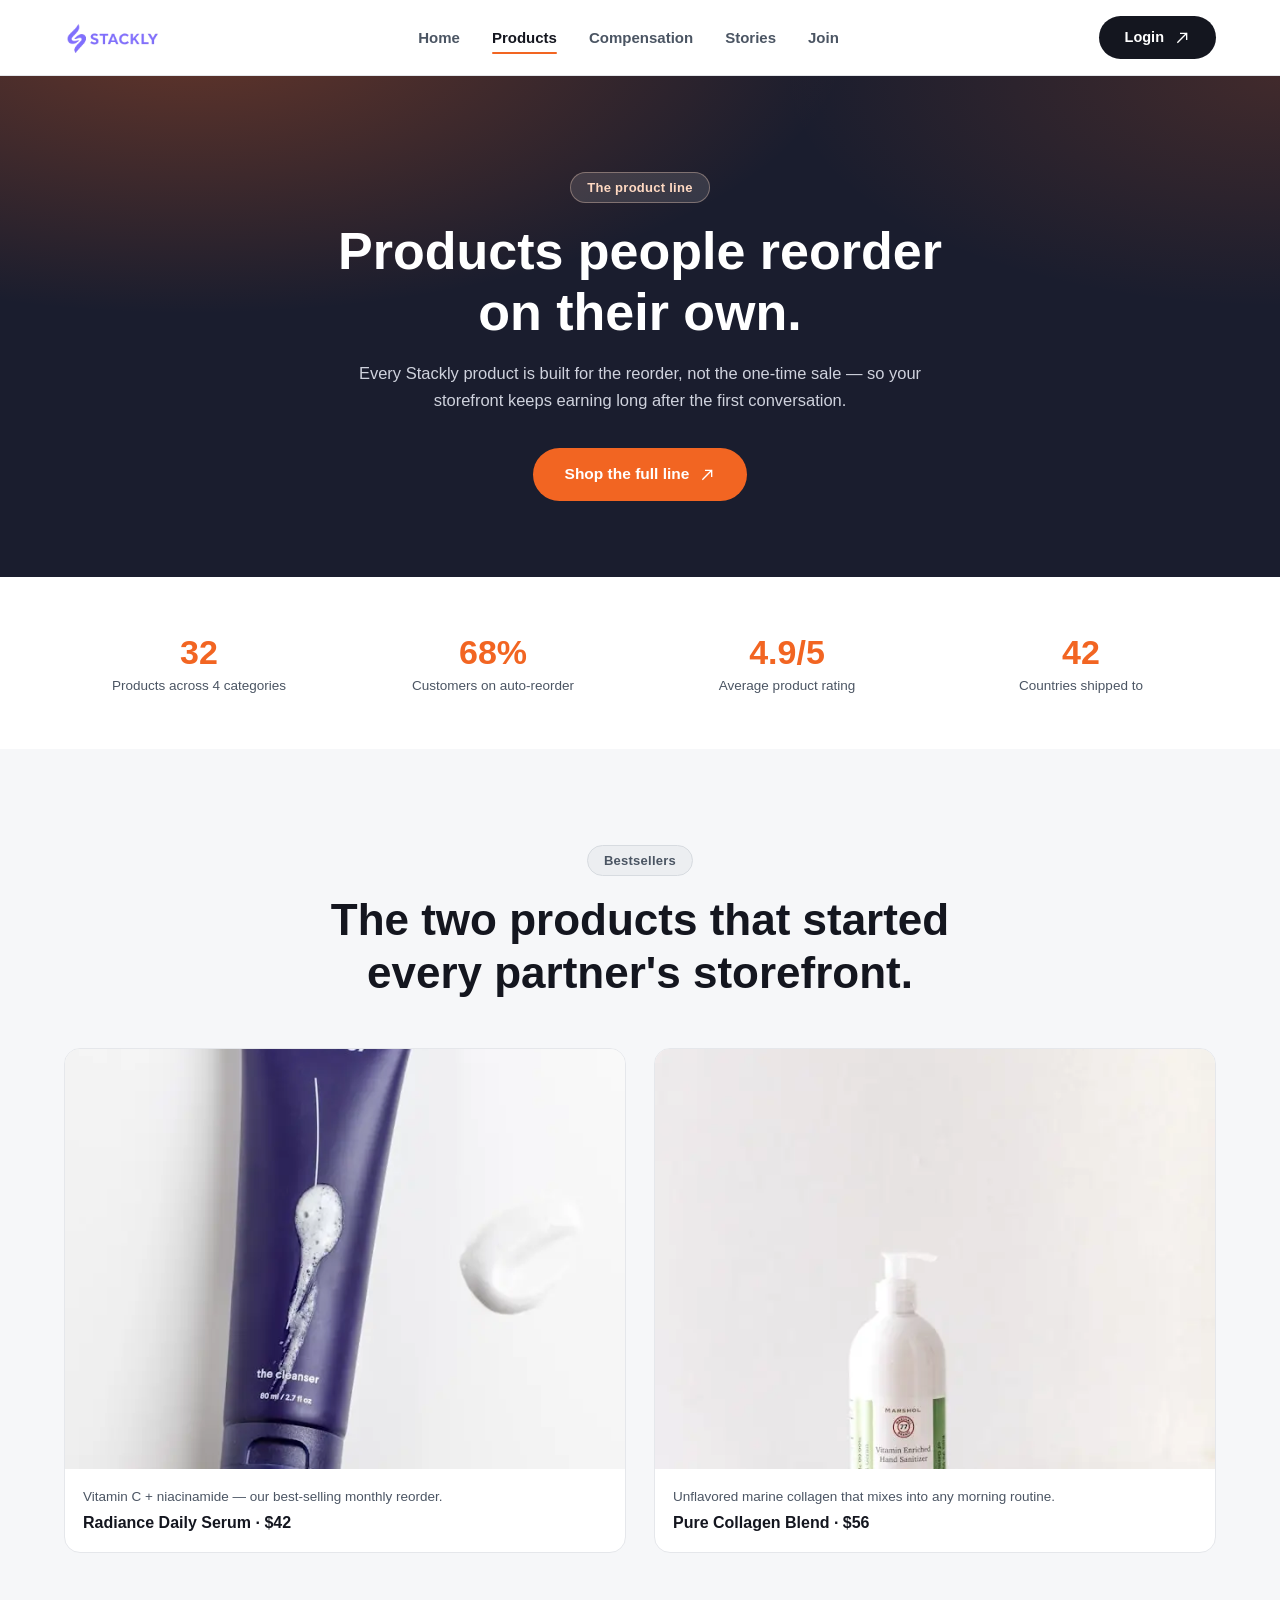
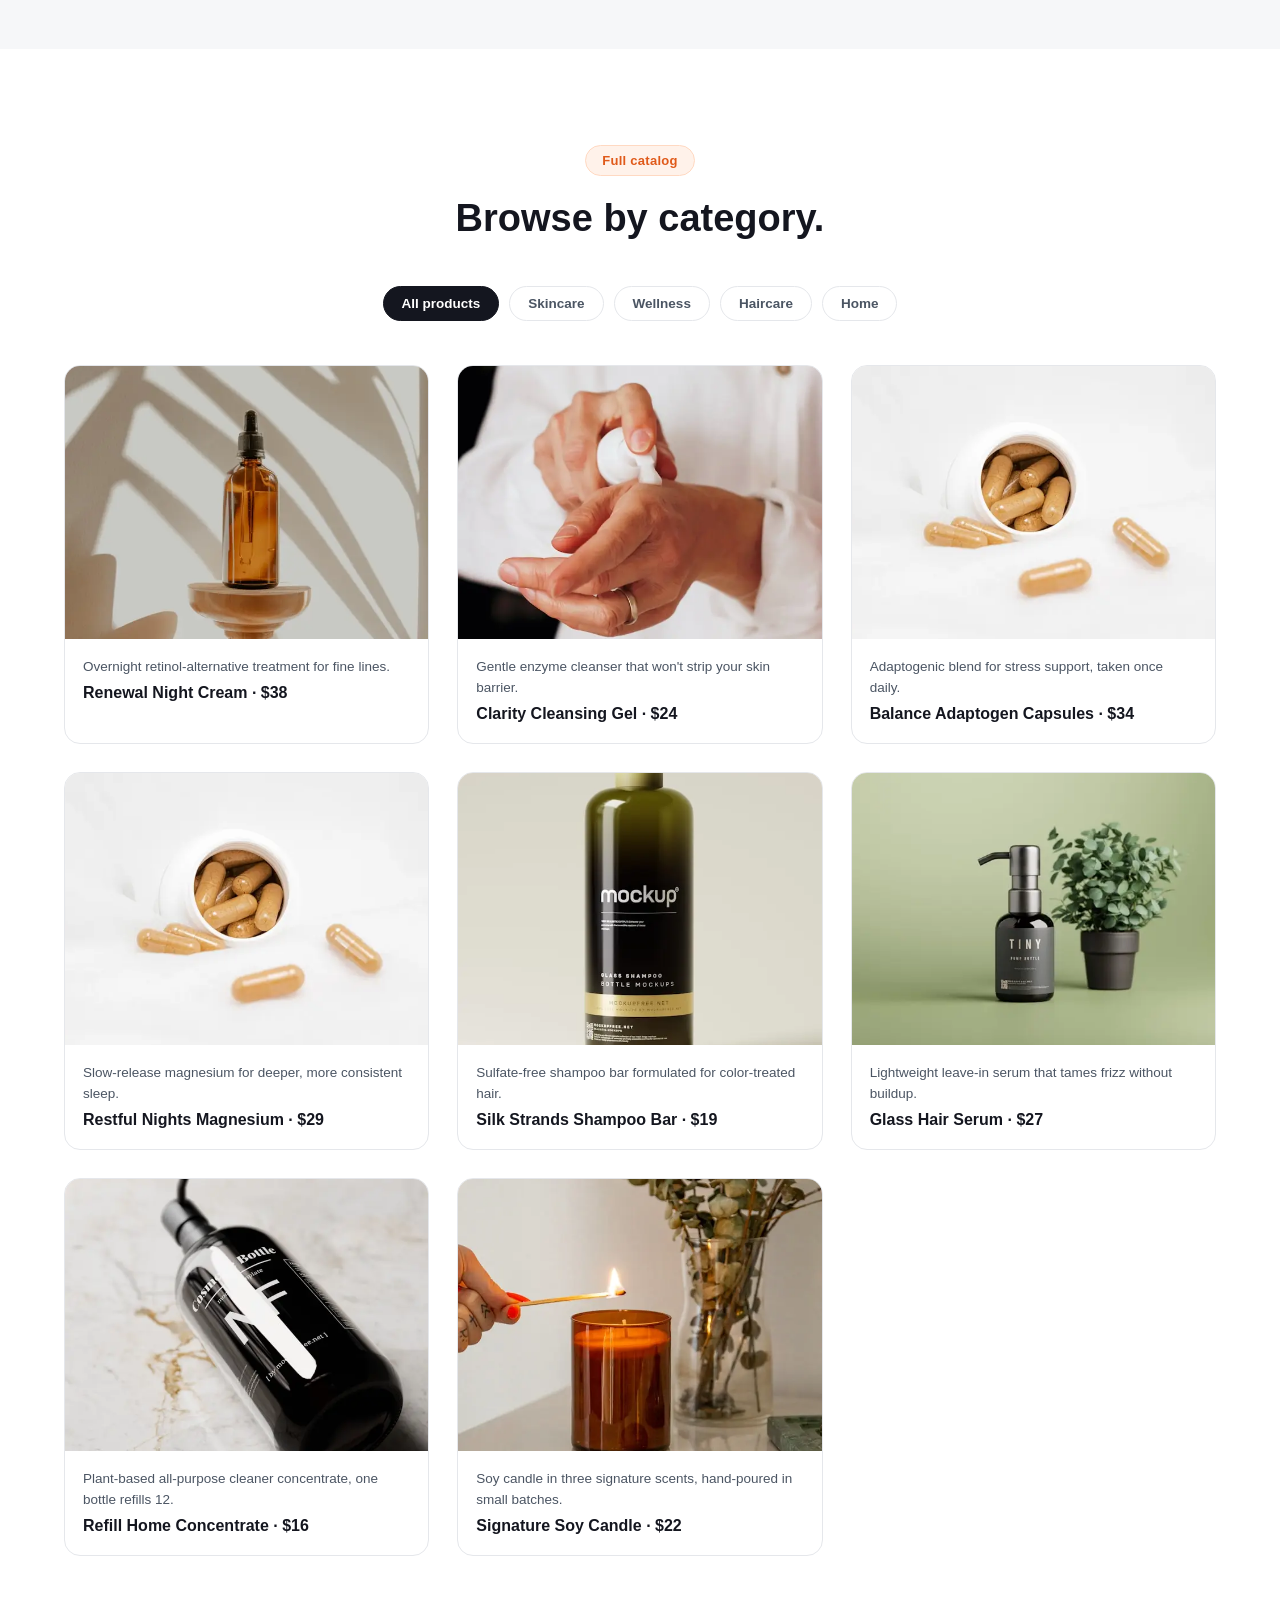
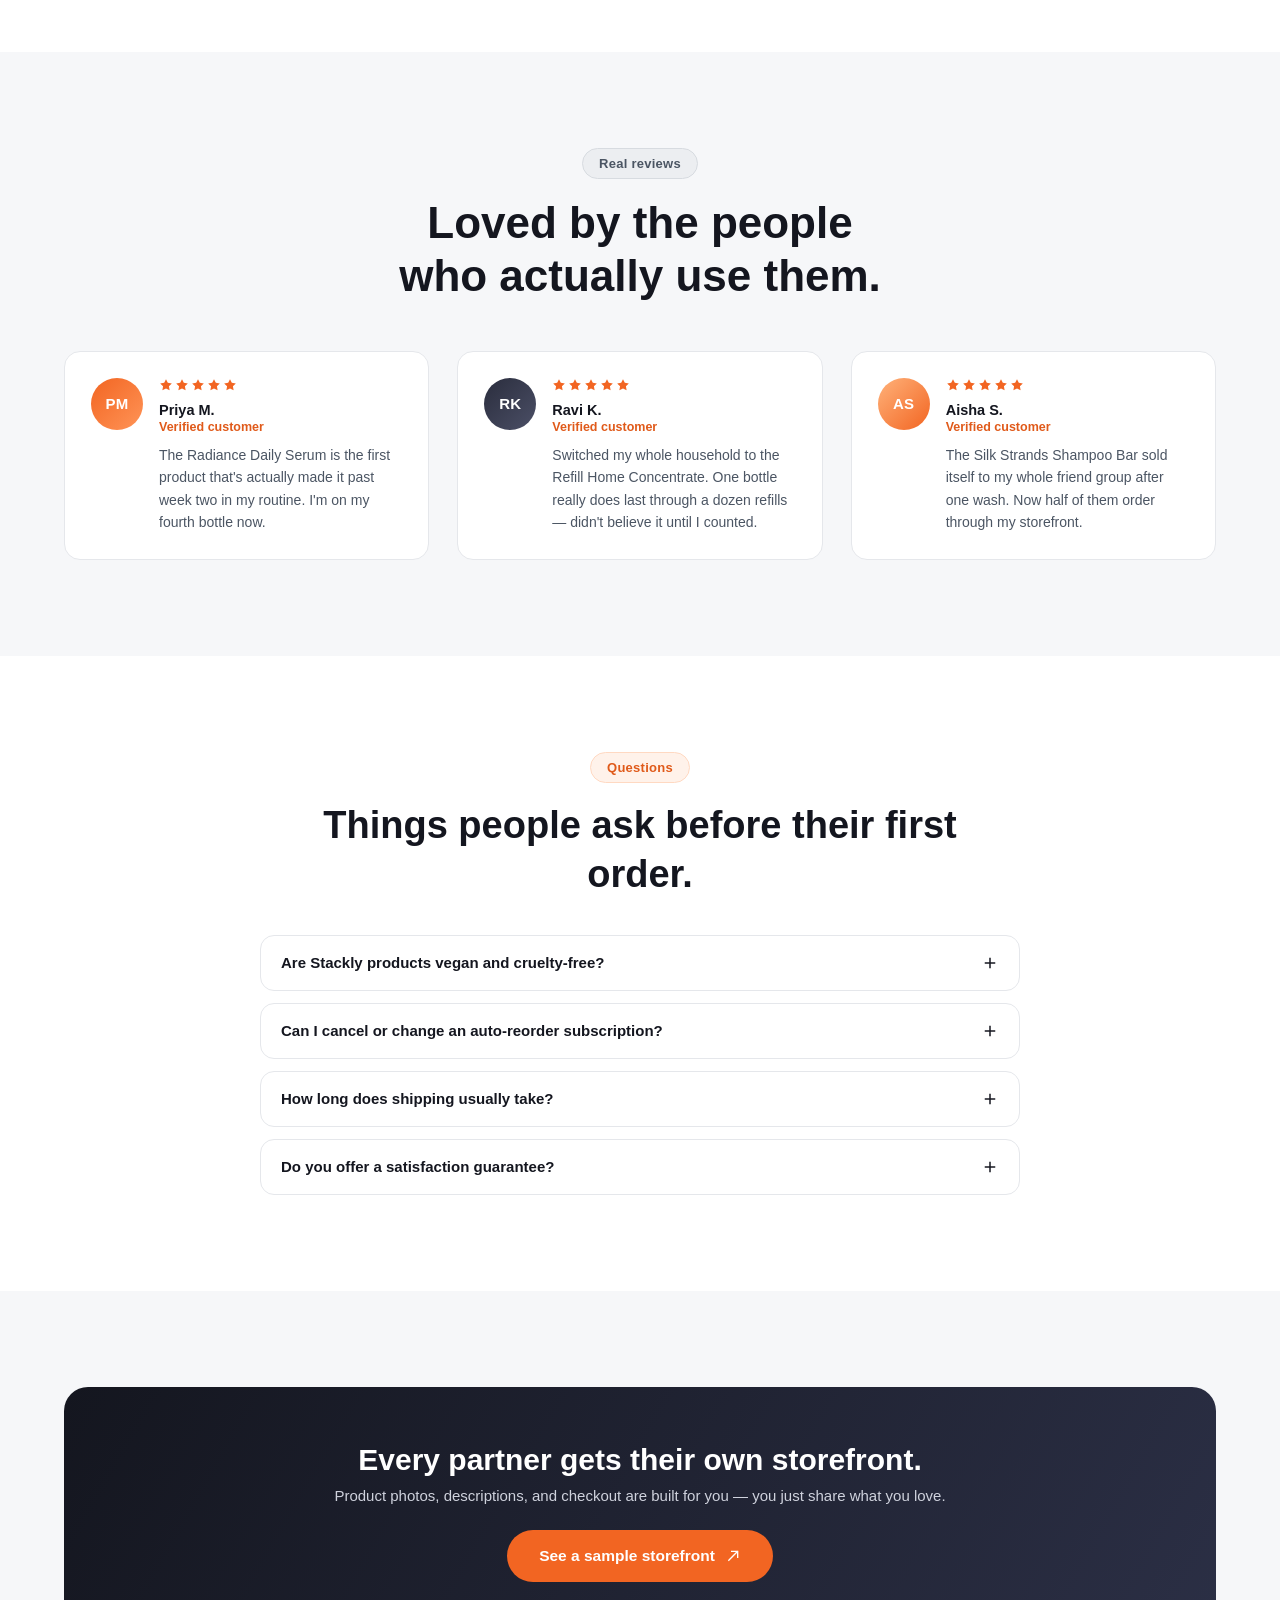
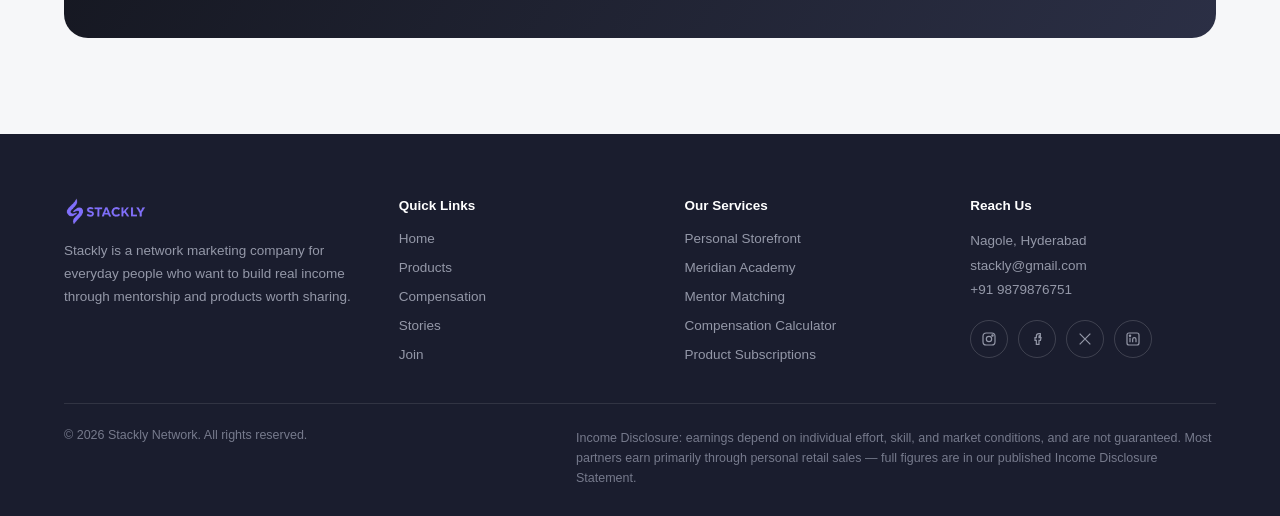
<file: products.html>
<!DOCTYPE html>
<html lang="en">
<head>
<meta charset="UTF-8">
<meta name="viewport" content="width=device-width, initial-scale=1.0">
<title>Products | Stackly</title>
<meta name="description" content="Browse the full Stackly product line — skincare, wellness, haircare, and home essentials built for the reorder.">
<style>
  :root{
    --orange:#F26522;
    --orange-dark:#e05a1a;
    --orange-tint:#fff2ea;
    --orange-border:#ffd9c2;
    --ink:#14161f;
    --ink-soft:#1a1d2e;
    --text:#1f2937;
    --text-muted:#4b5563;
    --gray-bg:#f6f7f9;
    --gray-300:#eceef1;
    --border:#e5e7eb;
    --radius:16px;
  }
  *{box-sizing:border-box;}
  html{scroll-behavior:smooth;}
  body{
    margin:0;
    font-family:-apple-system,BlinkMacSystemFont,"Segoe UI",Roboto,Helvetica,Arial,sans-serif;
    color:var(--text);
    background:#fff;
    -webkit-font-smoothing:antialiased;
    overflow-x:clip;
    max-width:100%;
  }
  a{color:inherit;text-decoration:none;}
  ul{margin:0;padding:0;list-style:none;}
  img{max-width:100%;display:block;}
  .wrap{max-width:1200px;margin:0 auto;}
  .px{padding-left:24px;padding-right:24px;}
  .section-white{background:#fff;padding:96px 0;}
  .section-gray{background:var(--gray-bg);padding:96px 0;}

  /* ---------- Header ---------- */
  .site-header{
    position:-webkit-sticky;position:sticky;top:0;z-index:100;
    background:#ffffff;
    border-bottom:1px solid var(--border);
  }
  .header-inner{
    max-width:1200px;margin:0 auto;padding:16px 24px;
    display:flex;align-items:center;justify-content:space-between;gap:24px;
  }
  .logo-slot{display:flex;align-items:center;}
  .logo-img{height:30px;width:auto;}
  .header-nav{display:flex;align-items:center;gap:32px;}
  .header-nav a{font-size:15px;font-weight:600;color:var(--text-muted);transition:color .2s ease;position:relative;padding:4px 0;}
  .header-nav a:hover{color:var(--ink);}
  .header-nav a.active{color:var(--ink);}
  .header-nav a.active::after{
    content:"";position:absolute;left:0;right:0;bottom:-4px;height:2px;background:var(--orange);border-radius:2px;
  }
  .header-right{display:flex;align-items:center;gap:14px;}
  .nav-toggle{display:none;background:none;border:none;width:26px;height:26px;color:var(--ink);cursor:pointer;padding:0;}
  .nav-toggle svg{width:100%;height:100%;}

  .roll-btn{
    position:relative;overflow:hidden;display:inline-flex;align-items:center;gap:10px;
    padding:13px 26px;border-radius:999px;font-weight:600;font-size:14.5px;
    cursor:pointer;border:none;line-height:1;white-space:nowrap;
  }
  .roll-btn.orange{background:var(--orange);color:#fff;}
  .roll-btn.dark{background:var(--ink);color:#fff;}
  .roll-btn.big{padding:17px 32px;font-size:15.5px;}
  .roll-text{display:inline-block;overflow:hidden;height:1.2em;}
  .roll-text-inner{display:flex;flex-direction:column;transition:transform .35s cubic-bezier(.65,0,.35,1);}
  .roll-text-inner span{height:1.2em;line-height:1.2em;display:block;}
  .roll-text-inner span a{color:inherit;}
  .roll-btn:hover .roll-text-inner{transform:translateY(-1.2em);}
  .roll-arrow{display:inline-flex;width:16px;height:16px;flex-shrink:0;}
  .roll-arrow svg{width:100%;height:100%;}

  .mobile-menu{position:fixed;inset:0;z-index:200;display:none;}
  .mobile-menu.open{display:block;}
  .mobile-menu-backdrop{position:absolute;inset:0;background:rgba(20,22,31,.45);}
  .mobile-sheet{
    position:absolute;top:0;right:0;bottom:0;width:78%;max-width:320px;background:#fff;
    padding:28px 24px;display:flex;flex-direction:column;gap:28px;box-shadow:-8px 0 30px rgba(0,0,0,.12);
  }
  .mobile-nav-links{display:flex;flex-direction:column;gap:18px;}
  .mobile-nav-links a{font-size:17px;font-weight:600;color:var(--ink);}

  /* ---------- Badges / headings ---------- */
  .badge-row{display:flex;justify-content:center;margin-bottom:18px;}
  .badge-pill{
    display:inline-block;padding:7px 16px;border-radius:999px;background:var(--orange-tint);
    color:var(--orange-dark);font-size:13px;font-weight:700;letter-spacing:.02em;
    border:1px solid var(--orange-border);
  }
  .badge-pill.gray-300{background:var(--gray-300);color:var(--text-muted);border-color:#d7dbe0;}
  .section-heading{
    text-align:center;font-size:clamp(26px,3.4vw,38px);line-height:1.28;font-weight:700;
    color:var(--ink);max-width:720px;margin:0 auto 44px;
  }
  .section-heading.tight{margin-bottom:36px;}
  .big-heading{
    text-align:center;font-size:clamp(28px,4vw,44px);line-height:1.2;font-weight:800;
    color:var(--ink);margin:0 auto 48px;max-width:760px;
  }
  .eyebrow-center{text-align:center;color:var(--text-muted);font-size:15.5px;max-width:560px;margin:-24px auto 44px;line-height:1.6;}

  /* ---------- Hero ---------- */
  .page-hero{position:relative;padding:96px 0 76px;overflow:hidden;background:var(--ink-soft);}
  .page-hero::before{
    content:"";position:absolute;inset:0;
    background:radial-gradient(1100px 480px at 15% -10%,rgba(242,101,34,.35),transparent 60%),
               radial-gradient(900px 420px at 100% 0%,rgba(242,101,34,.18),transparent 55%);
  }
  .page-hero-content{position:relative;text-align:center;color:#fff;}
  .page-hero .badge-pill{background:rgba(255,255,255,.12);color:#ffd9c2;border-color:rgba(255,217,194,.35);}
  .page-hero h1{font-size:clamp(30px,4.6vw,52px);line-height:1.16;font-weight:800;margin:18px 0 18px;}
  .page-hero p{font-size:16.5px;color:#cfd2dd;max-width:600px;margin:0 auto 34px;line-height:1.65;}
  .hero-cta-row{display:flex;justify-content:center;gap:14px;flex-wrap:wrap;}

  /* ---------- Stats ---------- */
  .stats-grid{display:grid;grid-template-columns:repeat(4,1fr);gap:24px;text-align:center;}
  .stat-number{font-size:clamp(26px,3vw,34px);font-weight:800;color:var(--orange);}
  .stat-label{font-size:13.5px;color:var(--text-muted);margin-top:6px;}

  /* ---------- Cards / media ---------- */
  .cards-grid{display:grid;grid-template-columns:repeat(2,1fr);gap:28px;}
  .cards-grid.cols-3{grid-template-columns:repeat(3,1fr);}
  .media-card{display:block;border-radius:var(--radius);overflow:hidden;background:#fff;border:1px solid var(--border);transition:transform .25s ease,box-shadow .25s ease;}
  .media-card:hover{transform:translateY(-4px);box-shadow:0 18px 40px rgba(20,22,31,.10);}
  .media-frame{position:relative;background:#e7e7ea;overflow:hidden;}
  .media-frame.ratio-4x3{aspect-ratio:4/3;}
  .media-frame.ratio-square{aspect-ratio:4/3;}
  .media-frame img,.media-frame video{width:100%;height:100%;object-fit:cover;}
  .hover-pill{
    position:absolute;left:16px;bottom:16px;display:inline-flex;align-items:center;gap:8px;
    background:#fff;color:var(--ink);padding:9px 14px;border-radius:999px;font-size:13px;font-weight:700;
    opacity:0;transform:translateY(6px);transition:all .25s ease;
  }
  .hover-pill.dark{background:var(--ink);color:#fff;}
  .media-card:hover .hover-pill{opacity:1;transform:translateY(0);}
  .hp-icon{width:14px;height:14px;display:inline-flex;}
  .hp-icon svg{width:100%;height:100%;}
  .media-caption{padding:18px 18px 20px;}
  .media-caption .desc{font-size:13.5px;color:var(--text-muted);margin:0 0 6px;line-height:1.55;}
  .media-caption .title{font-size:16px;font-weight:700;color:var(--ink);margin:0;}

  /* product swatch (no photo asset) */
  .swatch{width:100%;height:100%;display:flex;align-items:center;justify-content:center;position:relative;}
  .swatch svg{width:38%;height:38%;opacity:.9;}
  .swatch svg.product-illo{width:62%;height:62%;opacity:1;}
  .swatch-1{background:linear-gradient(135deg,#F26522,#ff9457);}
  .swatch-2{background:linear-gradient(135deg,#2a2d3d,#4b4f66);}
  .swatch-3{background:linear-gradient(135deg,#e05a1a,#f6a35d);}
  .swatch-4{background:linear-gradient(135deg,#6b6f80,#1a1d2e);}
  .swatch-5{background:linear-gradient(135deg,#ffb27a,#F26522);}
  .swatch-6{background:linear-gradient(135deg,#1a1d2e,#3a3f55);}

  .filter-row{display:flex;justify-content:center;gap:10px;flex-wrap:wrap;margin-bottom:44px;}
  .filter-chip{
    padding:9px 18px;border-radius:999px;border:1px solid var(--border);background:#fff;
    font-size:13.5px;font-weight:600;color:var(--text-muted);cursor:pointer;transition:all .2s ease;
  }
  .filter-chip:hover{border-color:var(--orange-border);color:var(--orange-dark);}
  .filter-chip.active{background:var(--ink);color:#fff;border-color:var(--ink);}

  /* ---------- Steps ---------- */
  .steps-grid{display:grid;grid-template-columns:repeat(4,1fr);gap:22px;}
  .step-card{background:#fff;border:1px solid var(--border);border-radius:var(--radius);padding:26px 22px;}
  .badge-num{display:inline-flex;align-items:center;justify-content:center;width:34px;height:34px;border-radius:50%;background:var(--orange-tint);color:var(--orange-dark);font-weight:800;font-size:14px;margin-bottom:14px;}
  .step-card h3{margin:0 0 8px;font-size:17px;color:var(--ink);}
  .step-card p{margin:0;font-size:14px;color:var(--text-muted);line-height:1.6;}

  /* ---------- Ladder ---------- */
  .ladder-wrap{display:grid;grid-template-columns:1fr 1fr;gap:40px;align-items:center;}
  .rank-legend{display:flex;flex-direction:column;gap:12px;margin-top:26px;}
  .rank-legend-item{display:flex;justify-content:space-between;font-size:14px;padding:12px 16px;background:#fff;border:1px solid var(--border);border-radius:12px;}
  .rank-legend-item span:first-child{font-weight:700;color:var(--ink);}
  .rank-legend-item span:last-child{color:var(--orange-dark);font-weight:600;}
  .ladder-svg-holder{display:flex;justify-content:center;}
  .rank-line{stroke:var(--orange-border);stroke-width:3;}
  .rank-node circle{fill:#fff;stroke:var(--orange);stroke-width:3;}
  .rank-node text{font-size:13px;font-weight:800;fill:var(--ink);}
  .rank-node.active circle{fill:var(--orange);stroke:var(--orange-dark);}
  .rank-node.active text{fill:#fff;}

  /* ---------- Table ---------- */
  .comp-table{width:100%;border-collapse:collapse;background:#fff;border:1px solid var(--border);border-radius:var(--radius);overflow:hidden;}
  .comp-table th,.comp-table td{padding:16px 18px;text-align:left;font-size:14.5px;border-bottom:1px solid var(--border);}
  .comp-table th{background:var(--gray-bg);color:var(--text-muted);font-weight:700;font-size:13px;text-transform:uppercase;letter-spacing:.04em;}
  .comp-table tr:last-child td{border-bottom:none;}
  .comp-table td.rank-name{font-weight:700;color:var(--ink);}
  .table-wrap{overflow-x:auto;}

  /* ---------- Leaders ---------- */
  .leaders-grid{display:grid;grid-template-columns:repeat(4,1fr);gap:22px;}
  .leader-card{text-align:center;}
  .leader-card img{border-radius:var(--radius);aspect-ratio:1/1;object-fit:cover;margin-bottom:14px;}
  .leader-card h4{margin:0 0 2px;font-size:15.5px;color:var(--ink);}
  .leader-card p{margin:0;font-size:13px;color:var(--orange-dark);font-weight:600;}

  /* ---------- Quote cards ---------- */
  .quote-card{background:#fff;border:1px solid var(--border);border-radius:var(--radius);padding:26px;display:flex;gap:16px;align-items:flex-start;}
  .quote-card img{width:56px;height:56px;border-radius:50%;object-fit:cover;flex-shrink:0;}
  .quote-avatar{
    width:52px;height:52px;border-radius:50%;flex-shrink:0;
    display:flex;align-items:center;justify-content:center;
    color:#fff;font-weight:800;font-size:15px;letter-spacing:.02em;
  }
  .quote-stars{display:flex;gap:2px;margin-bottom:10px;}
  .quote-stars svg{width:14px;height:14px;fill:var(--orange);stroke:none;}
  .quote-card .quote-name{font-weight:700;color:var(--ink);font-size:14.5px;margin:0 0 2px;}
  .quote-card .quote-rank{font-size:12.5px;color:var(--orange-dark);font-weight:600;margin:0 0 10px;}
  .quote-card p.quote-text{margin:0;font-size:14px;line-height:1.6;color:var(--text-muted);}

  /* ---------- FAQ ---------- */
  .faq-list{max-width:760px;margin:0 auto;display:flex;flex-direction:column;gap:12px;}
  .faq-item{border:1px solid var(--border);border-radius:14px;background:#fff;overflow:hidden;}
  .faq-question{
    width:100%;display:flex;justify-content:space-between;align-items:center;
    padding:18px 20px;background:none;border:none;font-size:15px;font-weight:700;color:var(--ink);
    cursor:pointer;text-align:left;
  }
  .faq-question svg{width:18px;height:18px;flex-shrink:0;transition:transform .25s ease;}
  .faq-item.open .faq-question svg{transform:rotate(45deg);}
  .faq-answer{max-height:0;overflow:hidden;transition:max-height .3s ease;}
  .faq-item.open .faq-answer{max-height:220px;}
  .faq-answer p{margin:0;padding:0 20px 18px;font-size:14px;line-height:1.65;color:var(--text-muted);}

  /* ---------- Pricing ---------- */
  .pricing-grid{display:grid;grid-template-columns:repeat(3,1fr);gap:24px;}
  .price-card{background:#fff;border:1px solid var(--border);border-radius:var(--radius);padding:30px 26px;position:relative;}
  .price-card.featured{border-color:var(--orange);box-shadow:0 14px 34px rgba(242,101,34,.16);}
  .price-badge{position:absolute;top:-12px;left:26px;background:var(--orange);color:#fff;font-size:12px;font-weight:700;padding:5px 12px;border-radius:999px;}
  .price-card h3{margin:0 0 8px;font-size:17px;color:var(--ink);}
  .price-card .price{font-size:32px;font-weight:800;color:var(--ink);margin-bottom:18px;}
  .price-card ul{display:flex;flex-direction:column;gap:12px;margin-bottom:24px;}
  .price-card li{display:flex;align-items:center;gap:10px;font-size:14px;color:var(--text-muted);}
  .price-card li svg{width:16px;height:16px;stroke:var(--orange);flex-shrink:0;}
  .btn-flat{width:100%;padding:13px;border-radius:10px;border:none;background:var(--ink);color:#fff;font-weight:700;font-size:14.5px;cursor:pointer;}
  .price-card.featured .btn-flat{background:var(--orange);}

  /* ---------- Sign-up form ---------- */
  .signup-form{max-width:760px;margin:0 auto;background:#fff;border:1px solid var(--border);border-radius:var(--radius);padding:36px;}
  .form-grid{display:grid;grid-template-columns:1fr 1fr;gap:20px;margin-bottom:24px;}
  .form-field-full{grid-column:1 / -1;}
  .form-field{display:flex;flex-direction:column;gap:8px;}
  .form-field label{font-size:13.5px;font-weight:700;color:var(--ink);}
  .form-field input,.form-field select,.form-field textarea{
    font:inherit;font-size:14.5px;padding:12px 14px;border-radius:10px;border:1px solid var(--border);
    background:var(--gray-bg);color:var(--text);outline:none;transition:border-color .2s ease,background .2s ease;
  }
  .form-field input:focus,.form-field select:focus,.form-field textarea:focus{border-color:var(--orange);background:#fff;}
  .form-field textarea{resize:vertical;font-family:inherit;}

  /* ---------- CTA banner ---------- */
  .cta-banner{
    background:linear-gradient(120deg,var(--ink) 0%,#2b2f45 100%);border-radius:24px;padding:56px 40px;
    text-align:center;color:#fff;
  }
  .cta-banner h2{font-size:clamp(22px,3vw,30px);margin:0 0 10px;}
  .cta-banner p{color:#cfd2dd;margin:0 0 26px;font-size:15px;}

  /* ---------- Footer ---------- */
  .site-footer{background:var(--ink-soft);color:#c7c9d6;padding:64px 0 28px;}
  .footer-top{display:grid;grid-template-columns:1.2fr 1fr 1fr 1fr;gap:40px;padding-bottom:40px;border-bottom:1px solid rgba(255,255,255,.1);}
  .footer-logo-img{height:26px;margin-bottom:16px;}
  .footer-brand p{font-size:13.5px;line-height:1.7;color:#9498a8;max-width:320px;}

  /* Address block */
  .footer-address{margin-top:0;font-size:13.5px;line-height:1.8;color:#9498a8;}
  .footer-address strong{display:block;margin-bottom:4px;color:#e4e6ee;font-weight:700;}
  .footer-address a{color:#9498a8;transition:color .2s ease;}
  .footer-address a:hover{color:#fff;}

  /* Social icon row */
  .footer-social{display:flex;align-items:center;gap:10px;margin-top:18px;flex-wrap:wrap;}
  .footer-social a{
    width:38px;height:38px;display:inline-flex;align-items:center;justify-content:center;
    border:1px solid rgba(255,255,255,.16);border-radius:50%;color:#c7c9d6;
    transition:background .2s ease,color .2s ease,transform .2s ease,border-color .2s ease;
  }
  .footer-social a:hover{background:var(--orange);border-color:var(--orange);color:#fff;transform:translateY(-3px);}
  .footer-social svg{width:16px;height:16px;}

  .footer-col h4{color:#fff;font-size:13.5px;margin:0 0 16px;}
  .footer-col ul{display:flex;flex-direction:column;gap:11px;}
  .footer-col a{font-size:13.5px;color:#9498a8;transition:color .2s ease;}
  .footer-col a:hover{color:#fff;}
  .footer-bottom{display:flex;justify-content:space-between;gap:24px;padding-top:24px;font-size:12.5px;color:#767a8c;flex-wrap:wrap;}
  .footer-disclosure{max-width:640px;line-height:1.6;}

  /* ---------- Responsive ---------- */
  @media (max-width:1024px){
    .footer-top{grid-template-columns:1.2fr 1fr 1fr;}
    .footer-col.footer-services{grid-column:1 / -1;}
    .footer-col.footer-services ul{flex-direction:row;flex-wrap:wrap;gap:10px 28px;}
  }
  @media (max-width:960px){
    .header-nav,.header-right{display:none;}
    .nav-toggle{display:inline-flex;}
    .stats-grid{grid-template-columns:repeat(2,1fr);}
    .cards-grid,.cards-grid.cols-3{grid-template-columns:1fr;}
    .steps-grid{grid-template-columns:repeat(2,1fr);}
    .leaders-grid{grid-template-columns:repeat(2,1fr);}
    .pricing-grid{grid-template-columns:1fr;}
    .ladder-wrap{grid-template-columns:1fr;}
    .footer-top{grid-template-columns:1fr 1fr;gap:36px;}
    .footer-brand{grid-column:1 / -1;max-width:100%;}
    .footer-col.footer-services{grid-column:auto;}
    .footer-col.footer-services ul{flex-direction:column;gap:11px;}
  }
  @media (max-width:560px){
    .footer-top{grid-template-columns:1fr;gap:32px;}
    .footer-brand{grid-column:auto;}
    .footer-bottom{flex-direction:column;}
  }
  @media (max-width:640px){
    .form-grid{grid-template-columns:1fr;}
    .signup-form{padding:26px 20px;}
  }
  @media (max-width:480px){
    .px{padding-left:16px;padding-right:16px;}
    .cta-banner{padding:32px 18px;border-radius:18px;}
    .cta-banner h2{font-size:20px;line-height:1.3;}
    .cta-banner p{font-size:13.5px;margin-bottom:22px;}
    .roll-btn.big{padding:13px 20px;font-size:13px;gap:8px;}
    .page-hero h1{font-size:26px;}
    .page-hero p{font-size:14px;}
  }
</style>
</head>
<body>
<header class="site-header" id="site-header">
  <div class="header-inner">
    <a href="index.html" class="logo-slot" aria-label="Homepage">
      <img src="./Assets/Stacklyimg1.webp" alt="Your logo" class="logo-img">
    </a>

    <nav class="header-nav">
      <a href="index.html" class="">Home</a>
      <a href="products.html" class="active">Products</a>
      <a href="compensation.html" class="">Compensation</a>
      <a href="stories.html" class="">Stories</a>
      <a href="join.html" class="">Join</a>
    </nav>

    <div class="header-right">
      <button class="roll-btn dark" id="book-call-btn" onclick="window.location.href='login.html';">
        <span class="roll-text"><span class="roll-text-inner">
          <span>Login</span>
          <span><a href="login.html">Login</a></span>
        </span></span>
        <span class="roll-arrow"><svg viewBox="0 0 24 24" fill="none" stroke="currentColor" stroke-width="2"><line x1="5" y1="19" x2="19" y2="5"/><polyline points="9 5 19 5 19 15"/></svg></span>
      </button>
    </div>

    <button class="nav-toggle" id="menu-toggle" aria-label="Open menu">
      <svg viewBox="0 0 24 24" fill="none" stroke="currentColor" stroke-width="2"><line x1="3" y1="6" x2="21" y2="6"/><line x1="3" y1="12" x2="21" y2="12"/><line x1="3" y1="18" x2="21" y2="18"/></svg>
    </button>
  </div>

  <div class="mobile-menu" id="mobile-menu">
    <div class="mobile-menu-backdrop" id="menu-backdrop"></div>
    <div class="mobile-sheet">
      <div class="mobile-nav-links">
        <a href="index.html">Home</a>
        <a href="products.html">Products</a>
        <a href="compensation.html">Compensation</a>
        <a href="stories.html">Stories</a>
        <a href="join.html">Join</a>
      </div>
      <button class="roll-btn orange" onclick="window.location.href='Login.html';">
        <span class="roll-text"><span class="roll-text-inner">
          <span>Login</span>
          <span>Login</span>
        </span></span>
        <span class="roll-arrow"><svg viewBox="0 0 24 24" fill="none" stroke="currentColor" stroke-width="2"><line x1="5" y1="19" x2="19" y2="5"/><polyline points="9 5 19 5 19 15"/></svg></span>
      </button>
    </div>
  </div>
</header>
<!-- ======================= HERO ======================= -->
<section class="page-hero">
  <div class="page-hero-content wrap px">
    <span class="badge-pill">The product line</span>
    <h1>Products people reorder<br class="desktop-break"> on their own.</h1>
    <p>Every Stackly product is built for the reorder, not the one-time sale — so your storefront keeps earning long after the first conversation.</p>
    <div class="hero-cta-row">
      <button class="roll-btn orange big" onclick="window.location.href='404.html';">
        <span class="roll-text"><span class="roll-text-inner">
          <span>Shop the full line</span>
          <span>Shop the full line</span>
        </span></span>
        <span class="roll-arrow"><svg viewBox="0 0 24 24" fill="none" stroke="currentColor" stroke-width="2"><line x1="5" y1="19" x2="19" y2="5"/><polyline points="9 5 19 5 19 15"/></svg></span>
      </button>
    </div>
  </div>
</section>

<!-- ======================= STATS ======================= -->
<section class="section-white" style="padding-top:56px;padding-bottom:56px;">
  <div class="wrap px">
    <div class="stats-grid">
      <div><div class="stat-number">32</div><div class="stat-label">Products across 4 categories</div></div>
      <div><div class="stat-number">68%</div><div class="stat-label">Customers on auto-reorder</div></div>
      <div><div class="stat-number">4.9/5</div><div class="stat-label">Average product rating</div></div>
      <div><div class="stat-number">42</div><div class="stat-label">Countries shipped to</div></div>
    </div>
  </div>
</section>

<!-- ======================= BESTSELLERS ======================= -->
<section class="section-gray" id="bestsellers">
  <div class="wrap px">
    <div class="badge-row"><span class="badge-pill gray-300">Bestsellers</span></div>
    <h2 class="big-heading">The two products that started<br class="desktop-break"> every partner's storefront.</h2>

    <div class="cards-grid">
      <a href="404.html" class="media-card">
        <div class="media-frame ratio-4x3">
          <img src="./Assets/mlm4.webp" alt="Radiance daily serum bottle">
          
        </div>
        <div class="media-caption">
          <p class="desc">Vitamin C + niacinamide — our best-selling monthly reorder.</p>
          <p class="title">Radiance Daily Serum · $42</p>
        </div>
      </a>

      <a href="404.html" class="media-card">
        <div class="media-frame ratio-square">
          <img src="./Assets/mlm5.webp" alt="Pure collagen wellness blend">
          
        </div>
        <div class="media-caption">
          <p class="desc">Unflavored marine collagen that mixes into any morning routine.</p>
          <p class="title">Pure Collagen Blend · $56</p>
        </div>
      </a>
    </div>
  </div>
</section>

<!-- ======================= FULL CATALOG ======================= -->
<section class="section-white" id="catalog">
  <div class="wrap px">
    <div class="badge-row"><span class="badge-pill">Full catalog</span></div>
    <h2 class="section-heading">Browse by category.</h2>

    <div class="filter-row" data-target="#catalog-grid">
      <button class="filter-chip active" data-filter="all">All products</button>
      <button class="filter-chip" data-filter="skincare">Skincare</button>
      <button class="filter-chip" data-filter="wellness">Wellness</button>
      <button class="filter-chip" data-filter="haircare">Haircare</button>
      <button class="filter-chip" data-filter="home">Home</button>
    </div>

    <div class="cards-grid cols-3" id="catalog-grid">

      <div class="media-card" data-cat="skincare">
        <div class="media-frame ratio-square"><img src="./Assets/night cream.webp" alt="Renewal Night Cream jar"></div>
        <div class="media-caption"><p class="desc">Overnight retinol-alternative treatment for fine lines.</p><p class="title">Renewal Night Cream · $38</p></div>
      </div>

      <div class="media-card" data-cat="skincare">
        <div class="media-frame ratio-square"><img src="./Assets/Cleanser.webp" alt="Clarity Cleansing Gel bottle"></div>
        <div class="media-caption"><p class="desc">Gentle enzyme cleanser that won't strip your skin barrier.</p><p class="title">Clarity Cleansing Gel · $24</p></div>
      </div>

      <div class="media-card" data-cat="wellness">
        <div class="media-frame ratio-square"><img src="./Assets/capsules.webp" alt="Balance Adaptogen Capsules bottle"></div>
        <div class="media-caption"><p class="desc">Adaptogenic blend for stress support, taken once daily.</p><p class="title">Balance Adaptogen Capsules · $34</p></div>
      </div>

      <div class="media-card" data-cat="wellness">
        <div class="media-frame ratio-square"><img src="./Assets/capsules.webp" alt="Restful Nights Magnesium bottle"></div>
        <div class="media-caption"><p class="desc">Slow-release magnesium for deeper, more consistent sleep.</p><p class="title">Restful Nights Magnesium · $29</p></div>
      </div>

      <div class="media-card" data-cat="haircare">
        <div class="media-frame ratio-square"><img src="./Assets/shampoo.webp" alt="Silk Strands Shampoo Bar"></div>
        <div class="media-caption"><p class="desc">Sulfate-free shampoo bar formulated for color-treated hair.</p><p class="title">Silk Strands Shampoo Bar · $19</p></div>
      </div>

      <div class="media-card" data-cat="haircare">
        <div class="media-frame ratio-square"><img src="./Assets/hair serum.webp" alt="Glass Hair Serum dropper bottle"></div>
        <div class="media-caption"><p class="desc">Lightweight leave-in serum that tames frizz without buildup.</p><p class="title">Glass Hair Serum · $27</p></div>
      </div>

      <div class="media-card" data-cat="home">
        <div class="media-frame ratio-square"><img src="./Assets/refill.webp" alt="Refill Home Concentrate spray bottle"></div>
        <div class="media-caption"><p class="desc">Plant-based all-purpose cleaner concentrate, one bottle refills 12.</p><p class="title">Refill Home Concentrate · $16</p></div>
      </div>

      <div class="media-card" data-cat="home">
        <div class="media-frame ratio-square"><img src="./Assets/candle.webp" alt="Signature Soy Candle jar"></div>
        <div class="media-caption"><p class="desc">Soy candle in three signature scents, hand-poured in small batches.</p><p class="title">Signature Soy Candle · $22</p></div>
      </div>

    </div>
  </div>
</section>

<!-- ======================= TESTIMONIALS ======================= -->
<section class="section-gray" id="reviews">
  <div class="wrap px">
    <div class="badge-row"><span class="badge-pill gray-300">Real reviews</span></div>
    <h2 class="big-heading">Loved by the people<br class="desktop-break"> who actually use them.</h2>

    <div class="cards-grid cols-3">
      <div class="quote-card">
        <div class="quote-avatar swatch-1">PM</div>
        <div>
          <div class="quote-stars">
            <svg viewBox="0 0 24 24"><path d="M12 2l3.1 6.3 6.9 1-5 4.9 1.2 6.8L12 17.8 5.8 21l1.2-6.8-5-4.9 6.9-1z"/></svg>
            <svg viewBox="0 0 24 24"><path d="M12 2l3.1 6.3 6.9 1-5 4.9 1.2 6.8L12 17.8 5.8 21l1.2-6.8-5-4.9 6.9-1z"/></svg>
            <svg viewBox="0 0 24 24"><path d="M12 2l3.1 6.3 6.9 1-5 4.9 1.2 6.8L12 17.8 5.8 21l1.2-6.8-5-4.9 6.9-1z"/></svg>
            <svg viewBox="0 0 24 24"><path d="M12 2l3.1 6.3 6.9 1-5 4.9 1.2 6.8L12 17.8 5.8 21l1.2-6.8-5-4.9 6.9-1z"/></svg>
            <svg viewBox="0 0 24 24"><path d="M12 2l3.1 6.3 6.9 1-5 4.9 1.2 6.8L12 17.8 5.8 21l1.2-6.8-5-4.9 6.9-1z"/></svg>
          </div>
          <p class="quote-name">Priya M.</p>
          <p class="quote-rank">Verified customer</p>
          <p class="quote-text">The Radiance Daily Serum is the first product that's actually made it past week two in my routine. I'm on my fourth bottle now.</p>
        </div>
      </div>

      <div class="quote-card">
        <div class="quote-avatar swatch-2">RK</div>
        <div>
          <div class="quote-stars">
            <svg viewBox="0 0 24 24"><path d="M12 2l3.1 6.3 6.9 1-5 4.9 1.2 6.8L12 17.8 5.8 21l1.2-6.8-5-4.9 6.9-1z"/></svg>
            <svg viewBox="0 0 24 24"><path d="M12 2l3.1 6.3 6.9 1-5 4.9 1.2 6.8L12 17.8 5.8 21l1.2-6.8-5-4.9 6.9-1z"/></svg>
            <svg viewBox="0 0 24 24"><path d="M12 2l3.1 6.3 6.9 1-5 4.9 1.2 6.8L12 17.8 5.8 21l1.2-6.8-5-4.9 6.9-1z"/></svg>
            <svg viewBox="0 0 24 24"><path d="M12 2l3.1 6.3 6.9 1-5 4.9 1.2 6.8L12 17.8 5.8 21l1.2-6.8-5-4.9 6.9-1z"/></svg>
            <svg viewBox="0 0 24 24"><path d="M12 2l3.1 6.3 6.9 1-5 4.9 1.2 6.8L12 17.8 5.8 21l1.2-6.8-5-4.9 6.9-1z"/></svg>
          </div>
          <p class="quote-name">Ravi K.</p>
          <p class="quote-rank">Verified customer</p>
          <p class="quote-text">Switched my whole household to the Refill Home Concentrate. One bottle really does last through a dozen refills — didn't believe it until I counted.</p>
        </div>
      </div>

      <div class="quote-card">
        <div class="quote-avatar swatch-5">AS</div>
        <div>
          <div class="quote-stars">
            <svg viewBox="0 0 24 24"><path d="M12 2l3.1 6.3 6.9 1-5 4.9 1.2 6.8L12 17.8 5.8 21l1.2-6.8-5-4.9 6.9-1z"/></svg>
            <svg viewBox="0 0 24 24"><path d="M12 2l3.1 6.3 6.9 1-5 4.9 1.2 6.8L12 17.8 5.8 21l1.2-6.8-5-4.9 6.9-1z"/></svg>
            <svg viewBox="0 0 24 24"><path d="M12 2l3.1 6.3 6.9 1-5 4.9 1.2 6.8L12 17.8 5.8 21l1.2-6.8-5-4.9 6.9-1z"/></svg>
            <svg viewBox="0 0 24 24"><path d="M12 2l3.1 6.3 6.9 1-5 4.9 1.2 6.8L12 17.8 5.8 21l1.2-6.8-5-4.9 6.9-1z"/></svg>
            <svg viewBox="0 0 24 24"><path d="M12 2l3.1 6.3 6.9 1-5 4.9 1.2 6.8L12 17.8 5.8 21l1.2-6.8-5-4.9 6.9-1z"/></svg>
          </div>
          <p class="quote-name">Aisha S.</p>
          <p class="quote-rank">Verified customer</p>
          <p class="quote-text">The Silk Strands Shampoo Bar sold itself to my whole friend group after one wash. Now half of them order through my storefront.</p>
        </div>
      </div>
    </div>
  </div>
</section>

<!-- ======================= FAQ ======================= -->
<section class="section-white" id="product-faq">
  <div class="wrap px">
    <div class="badge-row"><span class="badge-pill">Questions</span></div>
    <h2 class="section-heading tight">Things people ask before their first order.</h2>

    <div class="faq-list">
      <div class="faq-item">
        <button class="faq-question">
          Are Stackly products vegan and cruelty-free?
          <svg viewBox="0 0 24 24" fill="none" stroke="currentColor" stroke-width="2"><line x1="12" y1="5" x2="12" y2="19"/><line x1="5" y1="12" x2="19" y2="12"/></svg>
        </button>
        <div class="faq-answer"><p>Yes — every product across skincare, wellness, haircare, and home is formulated without animal-derived ingredients and is never tested on animals.</p></div>
      </div>

      <div class="faq-item">
        <button class="faq-question">
          Can I cancel or change an auto-reorder subscription?
          <svg viewBox="0 0 24 24" fill="none" stroke="currentColor" stroke-width="2"><line x1="12" y1="5" x2="12" y2="19"/><line x1="5" y1="12" x2="19" y2="12"/></svg>
        </button>
        <div class="faq-answer"><p>Any time. Swap products, change frequency, or cancel entirely from your storefront dashboard — there's no lock-in period.</p></div>
      </div>

      <div class="faq-item">
        <button class="faq-question">
          How long does shipping usually take?
          <svg viewBox="0 0 24 24" fill="none" stroke="currentColor" stroke-width="2"><line x1="12" y1="5" x2="12" y2="19"/><line x1="5" y1="12" x2="19" y2="12"/></svg>
        </button>
        <div class="faq-answer"><p>Most domestic orders arrive within 3–5 business days. International shipping timelines vary by country and are shown at checkout.</p></div>
      </div>

      <div class="faq-item">
        <button class="faq-question">
          Do you offer a satisfaction guarantee?
          <svg viewBox="0 0 24 24" fill="none" stroke="currentColor" stroke-width="2"><line x1="12" y1="5" x2="12" y2="19"/><line x1="5" y1="12" x2="19" y2="12"/></svg>
        </button>
        <div class="faq-answer"><p>Every first-time order is backed by a 30-day satisfaction guarantee — if it's not a fit, your storefront checkout handles the return automatically.</p></div>
      </div>
    </div>
  </div>
</section>

<!-- ======================= STOREFRONT CTA ======================= -->
<section class="section-gray">
  <div class="wrap px">
    <div class="cta-banner">
      <h2>Every partner gets their own storefront.</h2>
      <p>Product photos, descriptions, and checkout are built for you — you just share what you love.</p>
      <button class="roll-btn orange big" onclick="window.location.href='404.html';">
        <span class="roll-text"><span class="roll-text-inner">
          <span>See a sample storefront</span>
          <span>See a sample storefront</span>
        </span></span>
        <span class="roll-arrow"><svg viewBox="0 0 24 24" fill="none" stroke="currentColor" stroke-width="2"><line x1="5" y1="19" x2="19" y2="5"/><polyline points="9 5 19 5 19 15"/></svg></span>
      </button>
    </div>
  </div>
</section>
<footer class="site-footer">
  <div class="wrap px">
    <div class="footer-top">
      <div class="footer-brand">
        <a href="index.html" class="footer-logo-slot" aria-label="Homepage">
          <img src="./Assets/Stacklyimg1.webp" alt="Your logo" class="footer-logo-img">
        </a>
        <p>Stackly is a network marketing company for everyday people who want to build real income through mentorship and products worth sharing.</p>
      </div>

      <div class="footer-col">
        <h4>Quick Links</h4>
        <ul>
          <li><a href="index.html">Home</a></li>
          <li><a href="products.html">Products</a></li>
          <li><a href="compensation.html">Compensation</a></li>
          <li><a href="stories.html">Stories</a></li>
          <li><a href="join.html">Join</a></li>
        </ul>
      </div>

      <div class="footer-col footer-services">
        <h4>Our Services</h4>
        <ul>
          <li><a href="404.html">Personal Storefront</a></li>
          <li><a href="404.html">Meridian Academy</a></li>
          <li><a href="404.html">Mentor Matching</a></li>
          <li><a href="404.html">Compensation Calculator</a></li>
          <li><a href="404.html">Product Subscriptions</a></li>
        </ul>
      </div>

      <div class="footer-col footer-contact">
        <h4>Reach Us</h4>
        <div class="footer-address">
          Nagole, Hyderabad<br>
          <a href="mailto:stackly@gmail.com">stackly@gmail.com</a><br>
          <a href="tel:+919879876751">+91 9879876751</a>
        </div>
        <div class="footer-social">
          <a href="404.html" aria-label="Instagram">
            <svg viewBox="0 0 24 24" fill="none" stroke="currentColor" stroke-width="1.8"><rect x="3" y="3" width="18" height="18" rx="5"/><circle cx="12" cy="12" r="4"/><circle cx="17.2" cy="6.8" r="1"/></svg>
          </a>
          <a href="404.html" aria-label="Facebook">
            <svg viewBox="0 0 24 24" fill="none" stroke="currentColor" stroke-width="1.8"><path d="M15 8h2V4h-2a4 4 0 0 0-4 4v2H9v4h2v6h4v-6h2.2l.8-4H15V8a1 1 0 0 1 1-1"/></svg>
          </a>
          <a href="404.html" aria-label="X / Twitter">
            <svg viewBox="0 0 24 24" fill="none" stroke="currentColor" stroke-width="1.8"><path d="M4 4l16 16M20 4L4 20"/></svg>
          </a>
          <a href="404.html" aria-label="LinkedIn">
            <svg viewBox="0 0 24 24" fill="none" stroke="currentColor" stroke-width="1.8"><rect x="3" y="3" width="18" height="18" rx="3"/><line x1="7.5" y1="10" x2="7.5" y2="17"/><circle cx="7.5" cy="7" r="1"/><path d="M11.5 17v-4.5a2.5 2.5 0 0 1 5 0V17"/></svg>
          </a>
        </div>
      </div>
    </div>
    <div class="footer-bottom">
      <span>&copy; 2026 Stackly Network. All rights reserved.</span>
      <span class="footer-disclosure">Income Disclosure: earnings depend on individual effort, skill, and market conditions, and are not guaranteed. Most partners earn primarily through personal retail sales — full figures are in our published Income Disclosure Statement.</span>
    </div>
  </div>
</footer>

<script>
  // Mobile menu toggle
  const menuToggle = document.getElementById('menu-toggle');
  const mobileMenu = document.getElementById('mobile-menu');
  const menuBackdrop = document.getElementById('menu-backdrop');
  if(menuToggle && mobileMenu){
    menuToggle.addEventListener('click', () => mobileMenu.classList.add('open'));
    menuBackdrop.addEventListener('click', () => mobileMenu.classList.remove('open'));
  }

  // FAQ accordion
  document.querySelectorAll('.faq-item').forEach(item => {
    const q = item.querySelector('.faq-question');
    if(!q) return;
    q.addEventListener('click', () => {
      const isOpen = item.classList.contains('open');
      document.querySelectorAll('.faq-item.open').forEach(i => i.classList.remove('open'));
      if(!isOpen) item.classList.add('open');
    });
  });

  // Story / product filter chips
  document.querySelectorAll('.filter-row').forEach(row => {
    const chips = row.querySelectorAll('.filter-chip');
    chips.forEach(chip => {
      chip.addEventListener('click', () => {
        chips.forEach(c => c.classList.remove('active'));
        chip.classList.add('active');
        const filter = chip.getAttribute('data-filter');
        const grid = document.querySelector(row.getAttribute('data-target'));
        if(!grid) return;
        grid.querySelectorAll('[data-cat]').forEach(card => {
          card.style.display = (filter === 'all' || card.getAttribute('data-cat') === filter) ? '' : 'none';
        });
      });
    });
  });
</script>
</body>
</html>
</file>
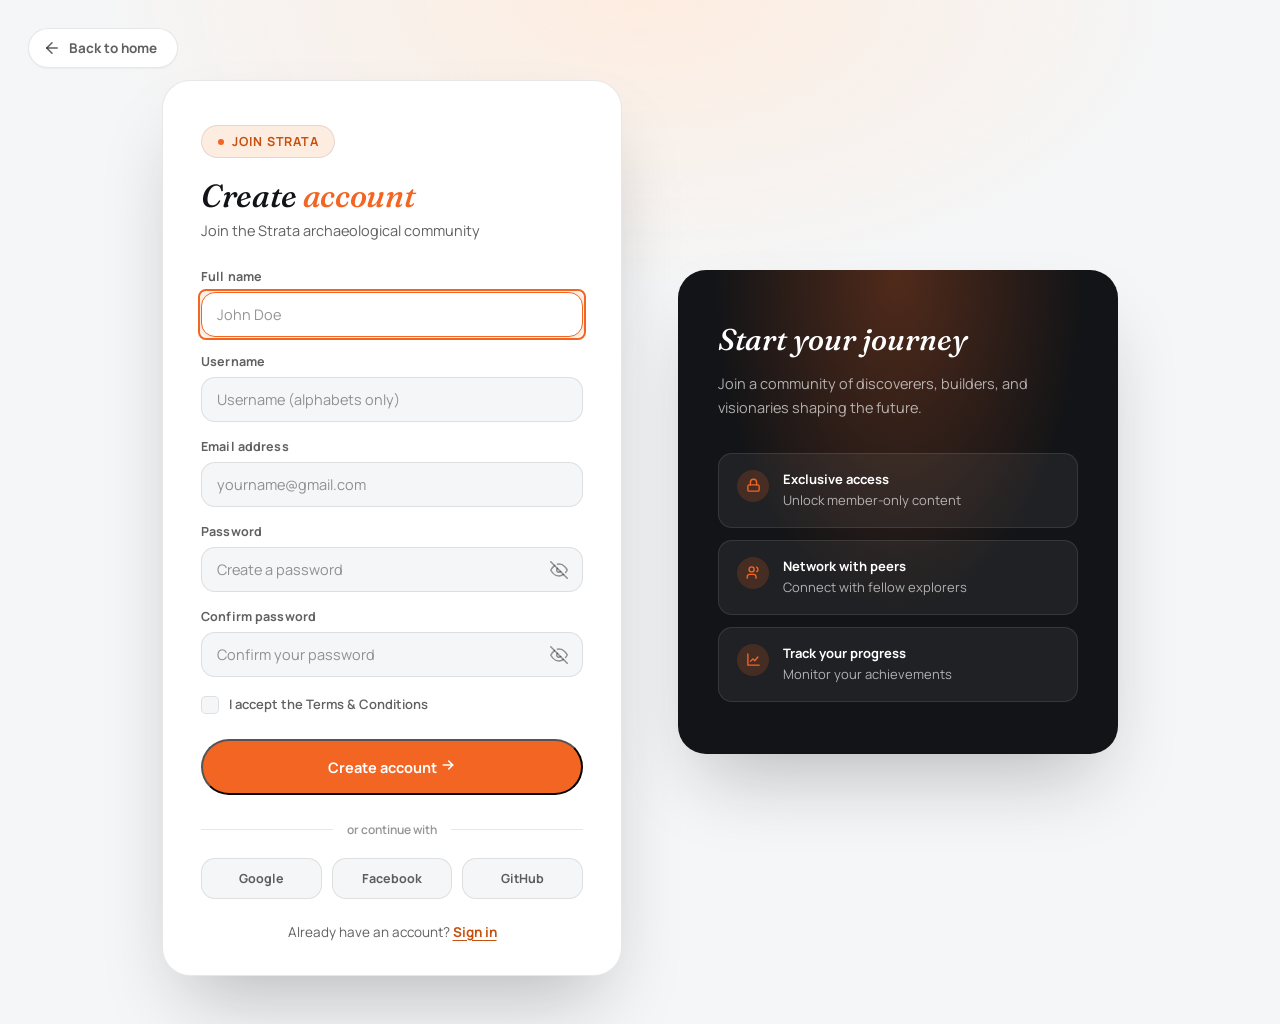
<file: signup.html>
<!DOCTYPE html>
<html lang="en">
<head>
  <meta charset="UTF-8">
  <meta name="viewport" content="width=device-width, initial-scale=1.0">
  <title>Create Account — Strata</title>
  <link rel="preconnect" href="https://fonts.googleapis.com">
  <link rel="preconnect" href="https://fonts.gstatic.com" crossorigin>
  <link href="https://fonts.googleapis.com/css2?family=Fraunces:ital,opsz,wght@0,9..144,400;0,9..144,500;0,9..144,600;1,9..144,500;1,9..144,600&family=Manrope:wght@400;500;600;700;800&display=swap" rel="stylesheet">

  <style>
    :root{
      --white:#ffffff;
      --paper:#f5f6f7;
      --paper-deep:#eef0f1;
      --ink:#131417;
      --ink-80:rgba(19,20,23,.82);
      --ink-70:rgba(19,20,23,.68);
      --ink-45:rgba(19,20,23,.45);
      --ink-25:rgba(19,20,23,.16);
      --line:rgba(19,20,23,.1);
      --line-soft:rgba(19,20,23,.06);
      --accent:#F26522;
      --accent-ink:#c8500f;
      --accent-pale:#fdece0;
      --accent-glow:rgba(242,101,34,.35);
      --danger:#c1432b;
      --danger-pale:#fbe9e5;
      --input-bg:var(--paper);
      --radius-xl:28px;
      --radius-lg:20px;
      --radius-md:14px;
      --radius-sm:9px;
      --radius-pill:999px;
      --shadow-xs:0 1px 2px rgba(19,20,23,.04);
      --shadow-sm:0 6px 18px -8px rgba(19,20,23,.12);
      --shadow-md:0 18px 40px -14px rgba(19,20,23,.18);
      --shadow-lg:0 40px 80px -24px rgba(19,20,23,.28);
      --shadow-accent:0 16px 34px -12px var(--accent-glow);
      --ease:cubic-bezier(.22,1,.36,1);
      --ease-soft:cubic-bezier(.4,0,.2,1);
      --dur-fast:.22s;
      --dur:.4s;
    }

    *{ box-sizing:border-box; }
    html,body{ margin:0; padding:0; }
    body{
      font-family:'Manrope',-apple-system,BlinkMacSystemFont,'Segoe UI',sans-serif;
      color:var(--ink);
      background:var(--paper);
      -webkit-font-smoothing:antialiased;
      -moz-osx-font-smoothing:grayscale;
      min-height:100vh;
      display:flex;
      align-items:center;
      justify-content:center;
      padding:24px;
      position:relative;
      overflow-x:hidden;
    }
    button{ font-family:inherit; cursor:pointer; }
    input{ font-family:inherit; }
    a{ color:inherit; text-decoration:none; }
    ::selection{ background:var(--accent); color:var(--white); }

    body::before{
      content:"";
      position:fixed;
      inset:0;
      background:radial-gradient(60% 45% at 50% 0%, var(--accent-pale) 0%, transparent 70%);
      z-index:0;
      pointer-events:none;
    }

    /* ===== root layout ===== */
    .signup-root{
      position:relative;
      z-index:1;
      width:100%;
      max-width:1160px;
      display:flex;
      align-items:center;
      justify-content:center;
      gap:56px;
    }
    @media (max-width:1023px){ .signup-root{ padding-top:40px; } }

    /* ===== back button ===== */
    .signup-back-btn{
      position:fixed;
      top:28px;
      left:28px;
      z-index:20;
      display:inline-flex;
      align-items:center;
      gap:8px;
      background:var(--white);
      border:1px solid var(--line);
      color:var(--ink-70);
      font-size:13.5px;
      font-weight:700;
      padding:10px 20px 10px 14px;
      border-radius:var(--radius-pill);
      box-shadow:var(--shadow-xs);
      transition:color var(--dur-fast) var(--ease), border-color var(--dur-fast) var(--ease), transform var(--dur-fast) var(--ease), box-shadow var(--dur-fast) var(--ease);
    }
    .signup-back-btn:hover{
      color:var(--accent-ink);
      border-color:var(--accent);
      transform:translateY(-2px);
      box-shadow:var(--shadow-sm);
    }
    .signup-back-btn svg{ flex-shrink:0; }
    @media (max-width:1023px){
      .signup-back-btn{ top:16px; left:16px; font-size:12px; padding:7px 16px 7px 10px; }
      .signup-back-btn svg{ width:16px; height:16px; }
    }

    /* ===== card ===== */
    .signup-card{ width:100%; max-width:460px; flex-shrink:0; margin:56px 0 24px; }
    .signup-card-inner{
      background:var(--white);
      border:1px solid var(--line);
      border-radius:var(--radius-xl);
      padding:44px 38px 34px;
      box-shadow:var(--shadow-lg);
    }
    @media (max-width:480px){
      .signup-card-inner{ padding:28px 20px 24px; border-radius:var(--radius-lg); }
    }

    .signup-header{ text-align:left; margin-bottom:28px; }
    .badge-pill{
      display:inline-flex; align-items:center; gap:8px;
      padding:7px 16px;
      border:1px solid var(--line);
      border-radius:var(--radius-pill);
      font-size:12.5px; font-weight:700; letter-spacing:.06em; text-transform:uppercase;
      color:var(--accent-ink);
      background:var(--accent-pale);
      margin-bottom:20px;
    }
    .badge-pill::before{
      content:"";
      width:6px; height:6px; border-radius:50%;
      background:var(--accent);
      flex-shrink:0;
    }
    .signup-title{
      font-family:'Fraunces', serif;
      font-weight:500;
      font-style:italic;
      font-size:32px;
      line-height:1.1;
      letter-spacing:-.01em;
      margin:0 0 8px;
      color:var(--ink);
    }
    .signup-title span{ color:var(--accent); }
    .signup-subtitle{ font-size:14.5px; color:var(--ink-70); margin:0; }

    /* ===== form ===== */
    .signup-form-group{ margin-bottom:16px; }
    .signup-form-group label{
      display:block;
      font-size:12.5px;
      font-weight:700;
      color:var(--ink-70);
      margin-bottom:7px;
      letter-spacing:.01em;
    }

    .signup-input-wrap{
      display:flex;
      align-items:center;
      background:var(--input-bg);
      border:1px solid var(--line);
      border-radius:var(--radius-md);
      transition:border-color var(--dur-fast) var(--ease), box-shadow var(--dur-fast) var(--ease), background var(--dur-fast) var(--ease);
    }
    .signup-input-wrap:focus-within{
      border-color:var(--accent);
      background:var(--white);
      box-shadow:0 0 0 3px var(--accent-pale);
    }
    .signup-input-wrap--error{ border-color:var(--danger); }
    .signup-input-wrap--error:focus-within{ box-shadow:0 0 0 3px var(--danger-pale); }

    .signup-input{
      flex:1;
      min-width:0;
      background:transparent;
      border:none;
      outline:none;
      color:var(--ink);
      font-size:14.5px;
      padding:12px 15px;
    }
    .signup-input::placeholder{ color:var(--ink-45); }

    /* Hide native browser password reveal/clear controls (Edge/IE inject their own
       eye icon into password fields) so only our custom toggle button shows */
    .signup-input[type="password"]::-ms-reveal,
    .signup-input[type="password"]::-ms-clear{
      display:none;
      width:0;
      height:0;
      pointer-events:none;
    }
    .signup-input::-webkit-credentials-auto-fill-button,
    .signup-input::-webkit-strong-password-auto-fill-button{
      display:none !important;
    }

    .signup-password-toggle{
      background:none;
      border:none;
      color:var(--ink-45);
      padding:8px 14px;
      display:flex;
      align-items:center;
      justify-content:center;
      flex-shrink:0;
      transition:color var(--dur-fast) var(--ease);
    }
    .signup-password-toggle svg{ width:18px; height:18px; }
    .signup-password-toggle:hover{ color:var(--accent-ink); }

    .signup-error{
      display:block;
      font-size:12px;
      font-weight:600;
      color:var(--danger);
      margin-top:6px;
    }
    .signup-hint{
      display:block;
      font-size:11.5px;
      color:var(--ink-45);
      margin-top:6px;
    }
    .signup-form-group:has(.signup-error) .signup-hint{ display:none; }

    /* ===== terms ===== */
    .signup-terms{ margin:18px 0 24px; }
    .signup-checkbox{
      display:flex;
      align-items:flex-start;
      gap:10px;
      font-size:13px;
      font-weight:600;
      color:var(--ink-70);
      cursor:pointer;
      line-height:1.5;
    }
    .signup-checkbox input{ position:absolute; opacity:0; width:0; height:0; }
    .signup-checkbox-custom{
      width:18px;
      height:18px;
      margin-top:1px;
      border-radius:5px;
      border:1.5px solid var(--line);
      background:var(--paper);
      position:relative;
      flex-shrink:0;
      transition:background var(--dur-fast) var(--ease), border-color var(--dur-fast) var(--ease);
    }
    .signup-checkbox input:checked + .signup-checkbox-custom{
      background:var(--accent);
      border-color:var(--accent);
    }
    .signup-checkbox input:checked + .signup-checkbox-custom::after{
      content:"";
      position:absolute;
      left:5px; top:1px;
      width:5px; height:10px;
      border:solid #fff;
      border-width:0 2px 2px 0;
      transform:rotate(45deg);
    }
    .signup-terms-link{
      color:var(--accent-ink);
      font-weight:700;
      text-decoration:underline;
      text-underline-offset:3px;
    }
    .signup-terms-link:hover{ color:var(--ink); }
    .signup-error--terms{ margin-top:8px; margin-left:28px; }

    /* ===== submit — reuses theme roll-btn ===== */
    .roll-btn{
      position:relative;
      width:100%;
      display:inline-flex;
      align-items:center;
      justify-content:center;
      gap:10px;
      padding:16px;
      border-radius:var(--radius-pill);
      font-size:14.5px;
      font-weight:700;
      overflow:hidden;
      isolation:isolate;
      transition:transform var(--dur-fast) var(--ease), box-shadow var(--dur-fast) var(--ease), opacity var(--dur-fast) var(--ease);
      background:var(--accent);
      color:var(--white);
    }
    .roll-btn::before{
      content:"";
      position:absolute; inset:0;
      background:var(--accent-ink);
      transform:translateY(102%);
      transition:transform var(--dur) var(--ease);
      z-index:0;
    }
    .roll-btn:hover::before{ transform:translateY(0); }
    .roll-btn:hover{ transform:translateY(-2px); box-shadow:var(--shadow-accent); }
    .roll-btn:active{ transform:translateY(0) scale(.98); }
    .roll-btn span{ position:relative; z-index:1; }
    .roll-btn:disabled,
    .roll-btn.signup-submit-btn--loading{
      opacity:.8;
      cursor:not-allowed;
      transform:none;
    }
    .signup-btn-arrow{ transition:transform var(--dur-fast) var(--ease-soft); display:inline-flex; }
    .roll-btn:hover .signup-btn-arrow{ transform:translateX(4px); }

    .signup-spinner{
      width:16px;
      height:16px;
      border-radius:50%;
      border:2px solid rgba(255,255,255,.35);
      border-top-color:#fff;
      animation:spin .7s linear infinite;
      position:relative;
      z-index:1;
    }
    @keyframes spin{ to{ transform:rotate(360deg); } }

    /* ===== divider ===== */
    .signup-divider{
      display:flex;
      align-items:center;
      gap:14px;
      margin:26px 0 20px;
      color:var(--ink-45);
      font-size:12px;
      font-weight:600;
    }
    .signup-divider::before,
    .signup-divider::after{
      content:"";
      flex:1;
      height:1px;
      background:var(--line);
    }

    /* ===== social ===== */
    .signup-social{
      display:grid;
      grid-template-columns:repeat(3, 1fr);
      gap:10px;
      margin-bottom:24px;
    }
    .signup-social-btn{
      display:flex;
      align-items:center;
      justify-content:center;
      gap:7px;
      background:var(--paper);
      border:1px solid var(--line);
      color:var(--ink-70);
      font-size:12.5px;
      font-weight:700;
      padding:11px 6px;
      border-radius:var(--radius-md);
      transition:border-color var(--dur-fast) var(--ease), color var(--dur-fast) var(--ease), background var(--dur-fast) var(--ease), transform var(--dur-fast) var(--ease);
    }
    .signup-social-btn:hover{
      border-color:var(--accent);
      color:var(--accent-ink);
      background:var(--accent-pale);
      transform:translateY(-2px);
    }
    @media (max-width:420px){ .signup-social{ grid-template-columns:1fr; } }

    /* ===== login link ===== */
    .signup-login{ text-align:center; }
    .signup-login p{ font-size:13.5px; color:var(--ink-70); margin:0; }
    .signup-login-link{
      color:var(--accent-ink);
      font-weight:700;
      text-decoration:underline;
      text-underline-offset:3px;
    }
    .signup-login-link:hover{ color:var(--ink); }

    button:focus-visible, input:focus-visible{
      outline:2px solid var(--accent);
      outline-offset:2px;
      border-radius:4px;
    }

    /* ===== decorative side panel ===== */
    .signup-decoration{ display:none; }
    @media (min-width:1024px){
      .signup-decoration{ display:flex; flex:1; max-width:440px; }
      .signup-decoration-inner{
        background:var(--ink);
        border-radius:var(--radius-xl);
        padding:52px 40px;
        width:100%;
        display:flex;
        flex-direction:column;
        justify-content:center;
        position:relative;
        overflow:hidden;
        box-shadow:var(--shadow-lg);
      }
      .signup-decoration-inner::before{
        content:"";
        position:absolute; inset:0;
        background:radial-gradient(60% 100% at 50% 0%, rgba(242,101,34,.28), transparent 70%);
      }
      .signup-decoration-inner > *{ position:relative; z-index:1; }
      .signup-decoration h2{
        font-family:'Fraunces', serif;
        font-style:italic;
        font-weight:500;
        font-size:30px;
        color:var(--white);
        margin:0 0 14px;
        line-height:1.2;
      }
      .signup-decoration p{
        font-size:14.5px;
        line-height:1.7;
        color:rgba(255,255,255,.65);
        margin:0 0 32px;
      }
      .signup-decoration-features{
        display:flex;
        flex-direction:column;
        gap:12px;
        width:100%;
      }
      .signup-decoration-feature{
        display:flex;
        align-items:flex-start;
        gap:14px;
        background:rgba(255,255,255,.06);
        border:1px solid rgba(255,255,255,.1);
        padding:16px 18px;
        border-radius:var(--radius-md);
      }
      .signup-decoration-feature-icon{
        width:32px; height:32px; border-radius:50%;
        display:inline-flex; align-items:center; justify-content:center;
        background:rgba(242,101,34,.18); color:var(--accent);
        flex-shrink:0;
      }
      .signup-decoration-feature-icon svg{ width:15px; height:15px; }
      .signup-decoration-feature div{
        font-size:13px;
        color:rgba(255,255,255,.65);
        line-height:1.5;
      }
      .signup-decoration-feature strong{
        color:var(--white);
        font-weight:700;
        display:block;
        margin-bottom:2px;
      }
    }

    @media (max-width:1023px){
      .signup-root{ padding:16px; min-height:100vh; }
      .signup-card{ max-width:420px; margin:56px 0 16px; }
    }
    @media (max-width:480px){
      .signup-root{ padding:8px; }
      .signup-card-inner{ padding:24px 16px 20px; border-radius:16px; }
      .signup-title{ font-size:24px; }
      .signup-subtitle{ font-size:12.5px; }
      .signup-input{ font-size:13px; padding:11px 13px; }
      .roll-btn{ font-size:13px; padding:13px; }
      .signup-back-btn{ top:12px; left:12px; padding:5px 12px 5px 8px; font-size:11px; }
    }
  </style>
</head>
<body>

<div class="signup-root">

  <!-- Back to Home Button -->
  <button class="signup-back-btn" id="back-btn">
    <svg width="18" height="18" viewBox="0 0 24 24" fill="none" stroke="currentColor" stroke-width="2" stroke-linecap="round" stroke-linejoin="round">
      <path d="M19 12H5" />
      <path d="M12 19l-7-7 7-7" />
    </svg>
    Back to home
  </button>

  <!-- Sign Up Card -->
  <div class="signup-card">
    <div class="signup-card-inner">

      <div class="signup-header">
        <span class="badge-pill">Join Strata</span>
        <h1 class="signup-title">Create <span>account</span></h1>
        <p class="signup-subtitle">Join the Strata archaeological community</p>
      </div>

      <form class="signup-form" id="signup-form" novalidate>

        <!-- Full Name -->
        <div class="signup-form-group">
          <label for="fullName">Full name</label>
          <div class="signup-input-wrap" id="fullName-wrap">
            <input type="text" id="fullName" name="fullName" placeholder="John Doe" class="signup-input" autofocus maxlength="50">
          </div>
          <span class="signup-error" id="fullName-error" style="display:none;"></span>
          <span class="signup-hint">Only alphabets (A-Z) are allowed</span>
        </div>

        <!-- Username -->
        <div class="signup-form-group">
          <label for="username">Username</label>
          <div class="signup-input-wrap" id="username-wrap">
            <input type="text" id="username" name="username" placeholder="Username (alphabets only)" class="signup-input" maxlength="20">
          </div>
          <span class="signup-error" id="username-error" style="display:none;"></span>
          <span class="signup-hint">Only alphabets (A-Z) are allowed</span>
        </div>

        <!-- Email -->
        <div class="signup-form-group">
          <label for="email">Email address</label>
          <div class="signup-input-wrap" id="email-wrap">
            <input type="email" id="email" name="email" placeholder="yourname@gmail.com" class="signup-input">
          </div>
          <span class="signup-error" id="email-error" style="display:none;"></span>
          <span class="signup-hint">Only Gmail addresses are accepted</span>
        </div>

        <!-- Password -->
        <div class="signup-form-group">
          <label for="password">Password</label>
          <div class="signup-input-wrap" id="password-wrap">
            <input type="password" id="password" name="password" placeholder="Create a password" class="signup-input" maxlength="30">
            <button type="button" class="signup-password-toggle" id="password-toggle" aria-label="Show password">
              <svg width="18" height="18" viewBox="0 0 24 24" fill="none" stroke="currentColor" stroke-width="2" stroke-linecap="round" stroke-linejoin="round">
                <path d="M17.94 17.94A10.07 10.07 0 0 1 12 20c-7 0-11-8-11-8a18.45 18.45 0 0 1 5.06-5.94M9.9 4.24A9.12 9.12 0 0 1 12 4c7 0 11 8 11 8a18.5 18.5 0 0 1-2.16 3.19m-6.72-1.07a3 3 0 1 1-4.24-4.24" />
                <line x1="1" y1="1" x2="23" y2="23" />
              </svg>
            </button>
          </div>
          <span class="signup-error" id="password-error" style="display:none;"></span>
          <span class="signup-hint">Minimum 6 characters</span>
        </div>

        <!-- Confirm Password -->
        <div class="signup-form-group">
          <label for="confirmPassword">Confirm password</label>
          <div class="signup-input-wrap" id="confirmPassword-wrap">
            <input type="password" id="confirmPassword" name="confirmPassword" placeholder="Confirm your password" class="signup-input" maxlength="30">
            <button type="button" class="signup-password-toggle" id="confirm-password-toggle" aria-label="Show password">
              <svg width="18" height="18" viewBox="0 0 24 24" fill="none" stroke="currentColor" stroke-width="2" stroke-linecap="round" stroke-linejoin="round">
                <path d="M17.94 17.94A10.07 10.07 0 0 1 12 20c-7 0-11-8-11-8a18.45 18.45 0 0 1 5.06-5.94M9.9 4.24A9.12 9.12 0 0 1 12 4c7 0 11 8 11 8a18.5 18.5 0 0 1-2.16 3.19m-6.72-1.07a3 3 0 1 1-4.24-4.24" />
                <line x1="1" y1="1" x2="23" y2="23" />
              </svg>
            </button>
          </div>
          <span class="signup-error" id="confirmPassword-error" style="display:none;"></span>
        </div>

        <!-- Terms -->
        <div class="signup-terms">
          <label class="signup-checkbox">
            <input type="checkbox" id="acceptTerms" name="acceptTerms">
            <span class="signup-checkbox-custom"></span>
            I accept the Terms &amp; Conditions
          </label>
          <span class="signup-error signup-error--terms" id="acceptTerms-error" style="display:none;"></span>
        </div>

        <!-- Submit -->
        <button type="submit" class="roll-btn" id="submit-btn">
          <span id="submit-content">Create account
            <span class="signup-btn-arrow">
              <svg width="16" height="16" viewBox="0 0 24 24" fill="none" stroke="currentColor" stroke-width="2.4" stroke-linecap="round" stroke-linejoin="round"><path d="M5 12h14"/><path d="M13 6l6 6-6 6"/></svg>
            </span>
          </span>
        </button>
      </form>

      <div class="signup-divider"><span>or continue with</span></div>

      <div class="signup-social">
        <button type="button" class="signup-social-btn" id="social-google">Google</button>
        <button type="button" class="signup-social-btn" id="social-facebook">Facebook</button>
        <button type="button" class="signup-social-btn" id="social-github">GitHub</button>
      </div>

      <div class="signup-login">
        <p>Already have an account? <a href="login.html" class="signup-login-link">Sign in</a></p>
      </div>

    </div>
  </div>

  <!-- Decorative Section (visible on large screens) -->
  <div class="signup-decoration">
    <div class="signup-decoration-inner">
      <h2>Start your journey</h2>
      <p>Join a community of discoverers, builders, and visionaries shaping the future.</p>
      <div class="signup-decoration-features">
        <div class="signup-decoration-feature">
          <span class="signup-decoration-feature-icon">
            <svg viewBox="0 0 24 24" fill="none" stroke="currentColor" stroke-width="2.2" stroke-linecap="round" stroke-linejoin="round"><rect x="3" y="11" width="18" height="10" rx="2"/><path d="M7 11V7a5 5 0 0 1 10 0v4"/></svg>
          </span>
          <div><strong>Exclusive access</strong>Unlock member-only content</div>
        </div>
        <div class="signup-decoration-feature">
          <span class="signup-decoration-feature-icon">
            <svg viewBox="0 0 24 24" fill="none" stroke="currentColor" stroke-width="2.2" stroke-linecap="round" stroke-linejoin="round"><circle cx="9" cy="7" r="4"/><path d="M2 21v-2a4 4 0 0 1 4-4h6a4 4 0 0 1 4 4v2"/><path d="M17 3.5a4 4 0 0 1 0 7"/></svg>
          </span>
          <div><strong>Network with peers</strong>Connect with fellow explorers</div>
        </div>
        <div class="signup-decoration-feature">
          <span class="signup-decoration-feature-icon">
            <svg viewBox="0 0 24 24" fill="none" stroke="currentColor" stroke-width="2.2" stroke-linecap="round" stroke-linejoin="round"><path d="M3 3v18h18"/><path d="M7 15l4-4 3 3 5-6"/></svg>
          </span>
          <div><strong>Track your progress</strong>Monitor your achievements</div>
        </div>
      </div>
    </div>
  </div>

</div>

<script>
  // =========================================================
  // LOGIC — same behavior, only the toggle icon markup changed
  // =========================================================

  var formData = { fullName: "", username: "", email: "", password: "", confirmPassword: "", acceptTerms: false };
  var showPassword = false;
  var showConfirmPassword = false;
  var isLoading = false;

  var fields = ["fullName", "username", "email", "password", "confirmPassword"];
  var els = {};
  fields.concat(["acceptTerms"]).forEach(function (name) {
    els[name] = document.getElementById(name);
  });

  var eyeIcon =
    '<svg width="18" height="18" viewBox="0 0 24 24" fill="none" stroke="currentColor" stroke-width="2" stroke-linecap="round" stroke-linejoin="round">' +
    '<path d="M1 12s4-8 11-8 11 8 11 8-4 8-11 8-11-8-11-8z" /><circle cx="12" cy="12" r="3" /></svg>';
  var eyeOffIcon =
    '<svg width="18" height="18" viewBox="0 0 24 24" fill="none" stroke="currentColor" stroke-width="2" stroke-linecap="round" stroke-linejoin="round">' +
    '<path d="M17.94 17.94A10.07 10.07 0 0 1 12 20c-7 0-11-8-11-8a18.45 18.45 0 0 1 5.06-5.94M9.9 4.24A9.12 9.12 0 0 1 12 4c7 0 11 8 11 8a18.5 18.5 0 0 1-2.16 3.19m-6.72-1.07a3 3 0 1 1-4.24-4.24" />' +
    '<line x1="1" y1="1" x2="23" y2="23" /></svg>';

  function validateFullName(value) {
    var alphabetsOnly = /^[A-Za-z\s]+$/;
    if (!value.trim()) return "Full name is required";
    if (!alphabetsOnly.test(value)) return "Full name must contain only alphabets (A-Z)";
    if (value.trim().length < 2) return "Full name must be at least 2 characters";
    return "";
  }
  function validateUsername(value) {
    var alphabetsOnly = /^[A-Za-z]+$/;
    if (!value.trim()) return "Username is required";
    if (!alphabetsOnly.test(value)) return "Username must contain only alphabets (A-Z)";
    if (value.length < 3) return "Username must be at least 3 characters";
    return "";
  }
  function validateEmail(value) {
    var gmailRegex = /^[a-zA-Z0-9._%+-]+@gmail\.com$/;
    if (!value) return "Email is required";
    if (!gmailRegex.test(value)) return "Only Gmail addresses are allowed";
    return "";
  }
  function validatePassword(value) {
    if (!value) return "Password is required";
    if (value.length < 6) return "Password must be at least 6 characters";
    return "";
  }
  function validateConfirmPassword(value) {
    if (!value) return "Please confirm your password";
    if (value !== formData.password) return "Passwords do not match";
    return "";
  }

  function setError(name, message) {
    var errEl = document.getElementById(name + "-error");
    var wrapEl = document.getElementById(name + "-wrap");
    if (message) {
      errEl.textContent = message;
      errEl.style.display = "block";
      if (wrapEl) wrapEl.classList.add("signup-input-wrap--error");
    } else {
      errEl.textContent = "";
      errEl.style.display = "none";
      if (wrapEl) wrapEl.classList.remove("signup-input-wrap--error");
    }
  }

  function validateField(name, value) {
    var error = "";
    switch (name) {
      case "fullName": error = validateFullName(value); break;
      case "username": error = validateUsername(value); break;
      case "email": error = validateEmail(value); break;
      case "password":
        error = validatePassword(value);
        if (formData.confirmPassword) {
          setError("confirmPassword", validateConfirmPassword(formData.confirmPassword));
        }
        break;
      case "confirmPassword": error = validateConfirmPassword(value); break;
      case "acceptTerms": error = value ? "" : "Please accept the Terms & Conditions to continue"; break;
    }
    setError(name, error);
    return error;
  }

  fields.forEach(function (name) {
    els[name].addEventListener("input", function (e) {
      var value = e.target.value;
      if (name === "fullName") value = value.replace(/[^A-Za-z\s]/g, "");
      if (name === "username") value = value.replace(/[^A-Za-z]/g, "");
      e.target.value = value;
      formData[name] = value;
      validateField(name, value);
    });
  });

  els.acceptTerms.addEventListener("change", function (e) {
    formData.acceptTerms = e.target.checked;
    validateField("acceptTerms", e.target.checked);
  });

  document.getElementById("password-toggle").addEventListener("click", function () {
    showPassword = !showPassword;
    els.password.type = showPassword ? "text" : "password";
    this.innerHTML = showPassword ? eyeIcon : eyeOffIcon;
    this.setAttribute("aria-label", showPassword ? "Hide password" : "Show password");
  });

  document.getElementById("confirm-password-toggle").addEventListener("click", function () {
    showConfirmPassword = !showConfirmPassword;
    els.confirmPassword.type = showConfirmPassword ? "text" : "password";
    this.innerHTML = showConfirmPassword ? eyeIcon : eyeOffIcon;
    this.setAttribute("aria-label", showConfirmPassword ? "Hide password" : "Show password");
  });

  document.getElementById("signup-form").addEventListener("submit", function (e) {
    e.preventDefault();
    if (isLoading) return;

    var newErrors = {
      fullName: validateFullName(formData.fullName),
      username: validateUsername(formData.username),
      email: validateEmail(formData.email),
      password: validatePassword(formData.password),
      confirmPassword: validateConfirmPassword(formData.confirmPassword),
      acceptTerms: !formData.acceptTerms ? "Please accept the Terms & Conditions to continue" : ""
    };
    Object.keys(newErrors).forEach(function (name) { setError(name, newErrors[name]); });

    var hasErrors = Object.keys(newErrors).some(function (k) { return newErrors[k] !== ""; });
    if (!hasErrors) {
      isLoading = true;
      var btn = document.getElementById("submit-btn");
      var content = document.getElementById("submit-content");
      btn.disabled = true;
      btn.classList.add("signup-submit-btn--loading");
      content.innerHTML = '<span class="signup-spinner"></span> Creating account...';

      setTimeout(function () {
        window.location.href = "404.html";
      }, 1500);
    }
  });

  function handleSocialLogin() {
    window.location.href = "404.html";
  }

  document.getElementById("social-google").addEventListener("click", handleSocialLogin);
  document.getElementById("social-facebook").addEventListener("click", handleSocialLogin);
  document.getElementById("social-github").addEventListener("click", handleSocialLogin);

  document.getElementById("back-btn").addEventListener("click", function () {
    window.location.href = "index.html";
  });
</script>

</body>
</html>
</file>
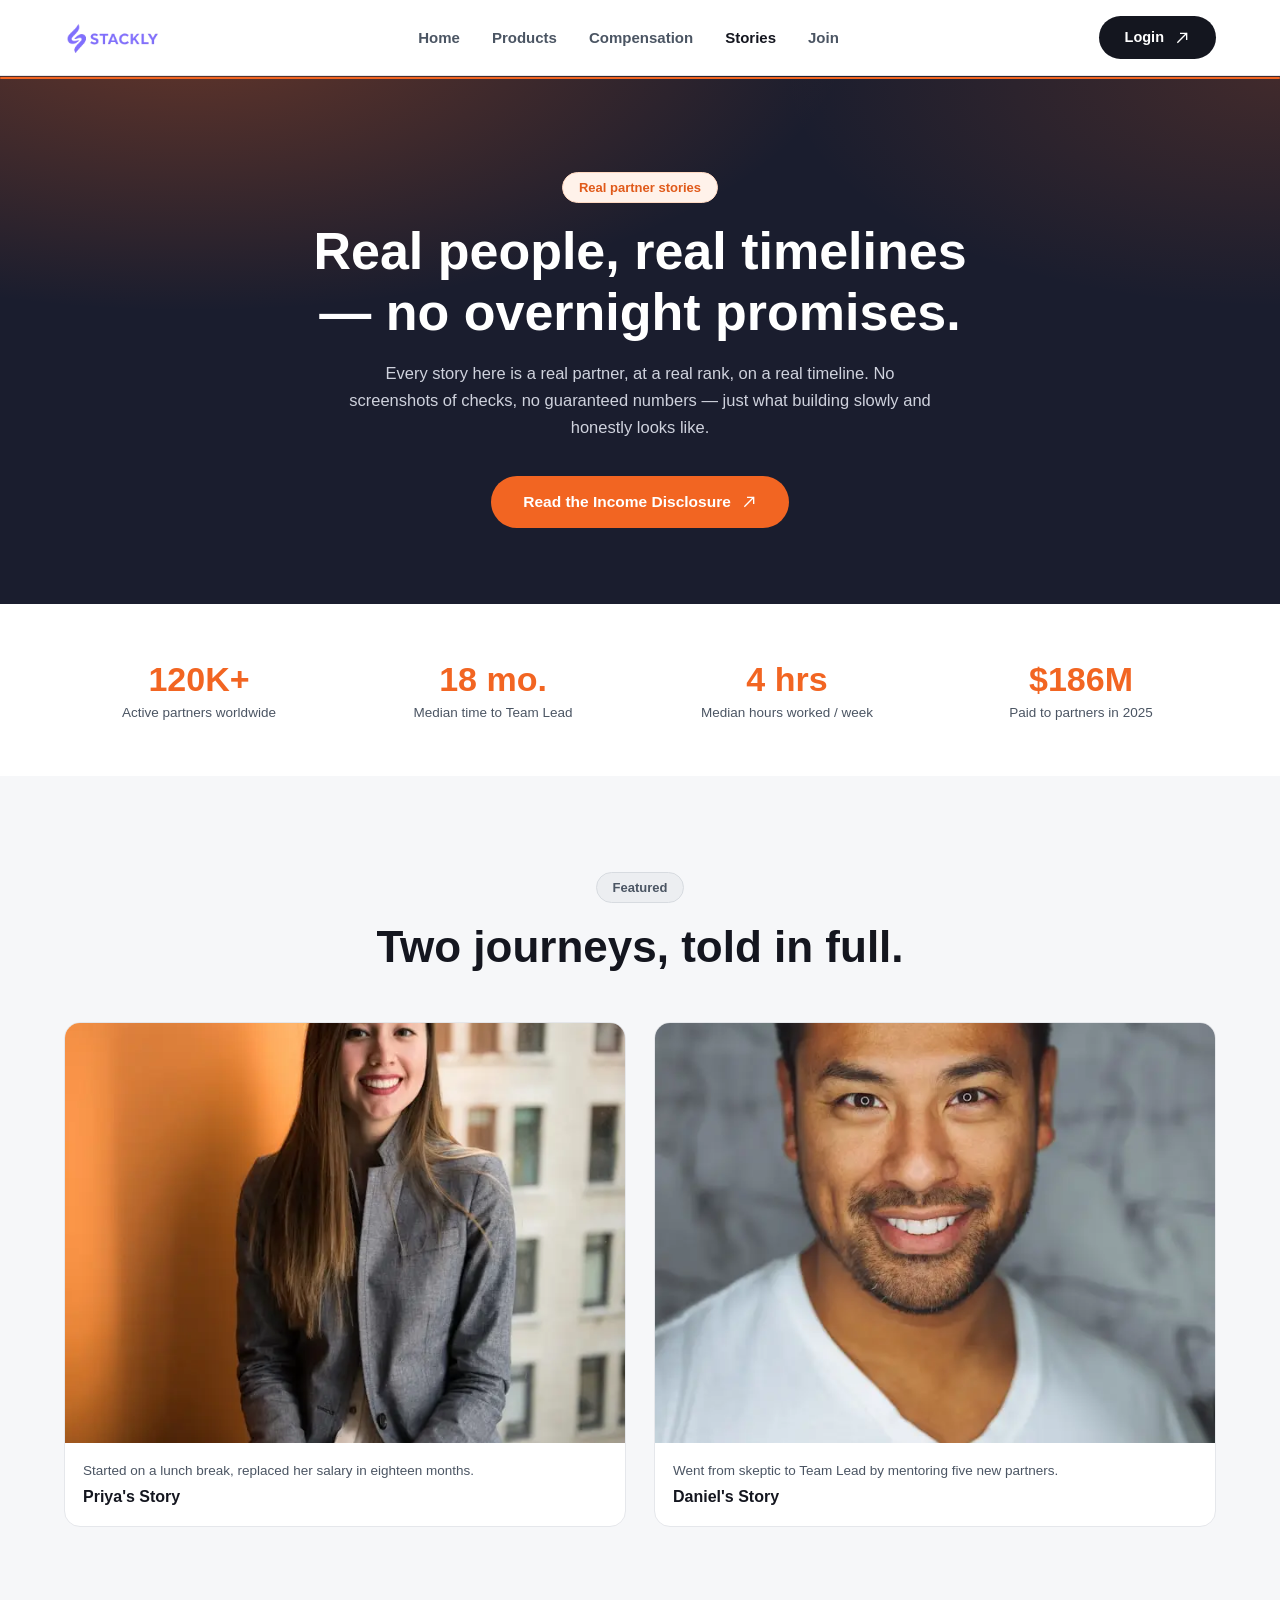
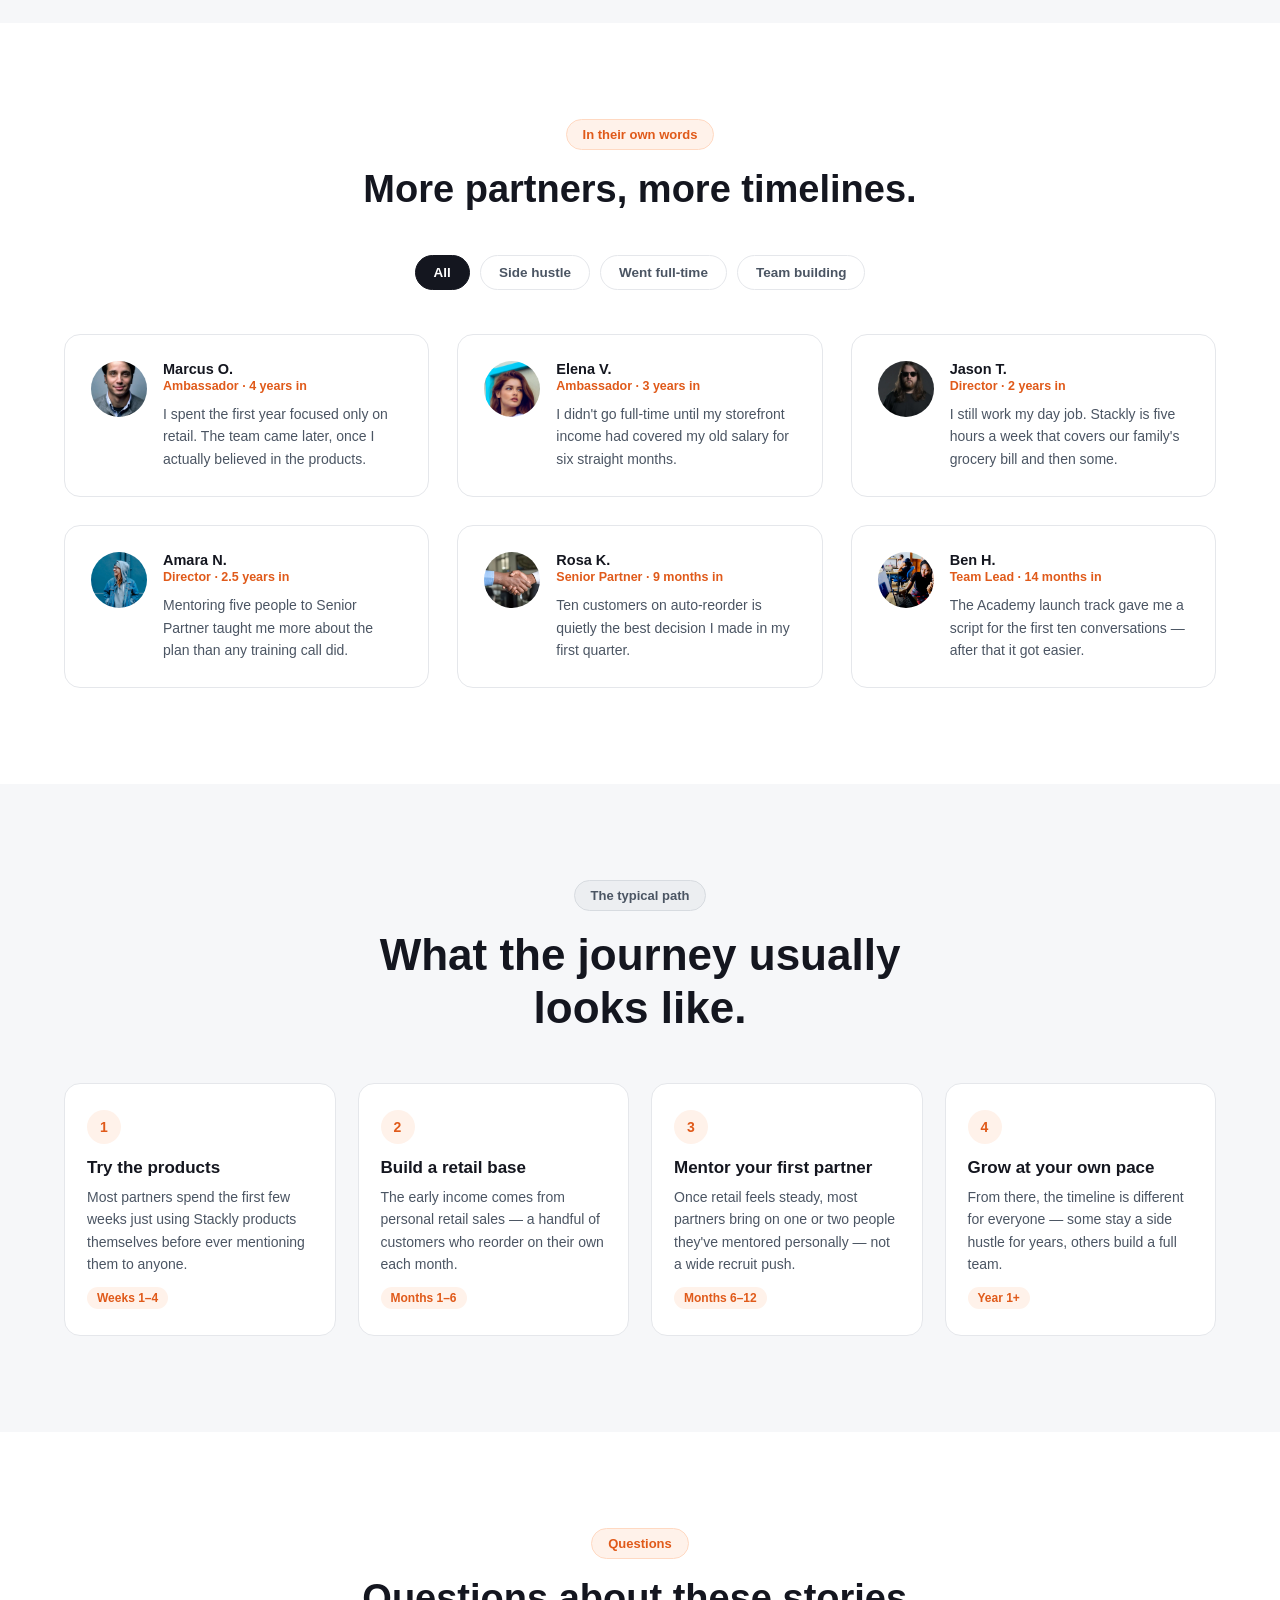
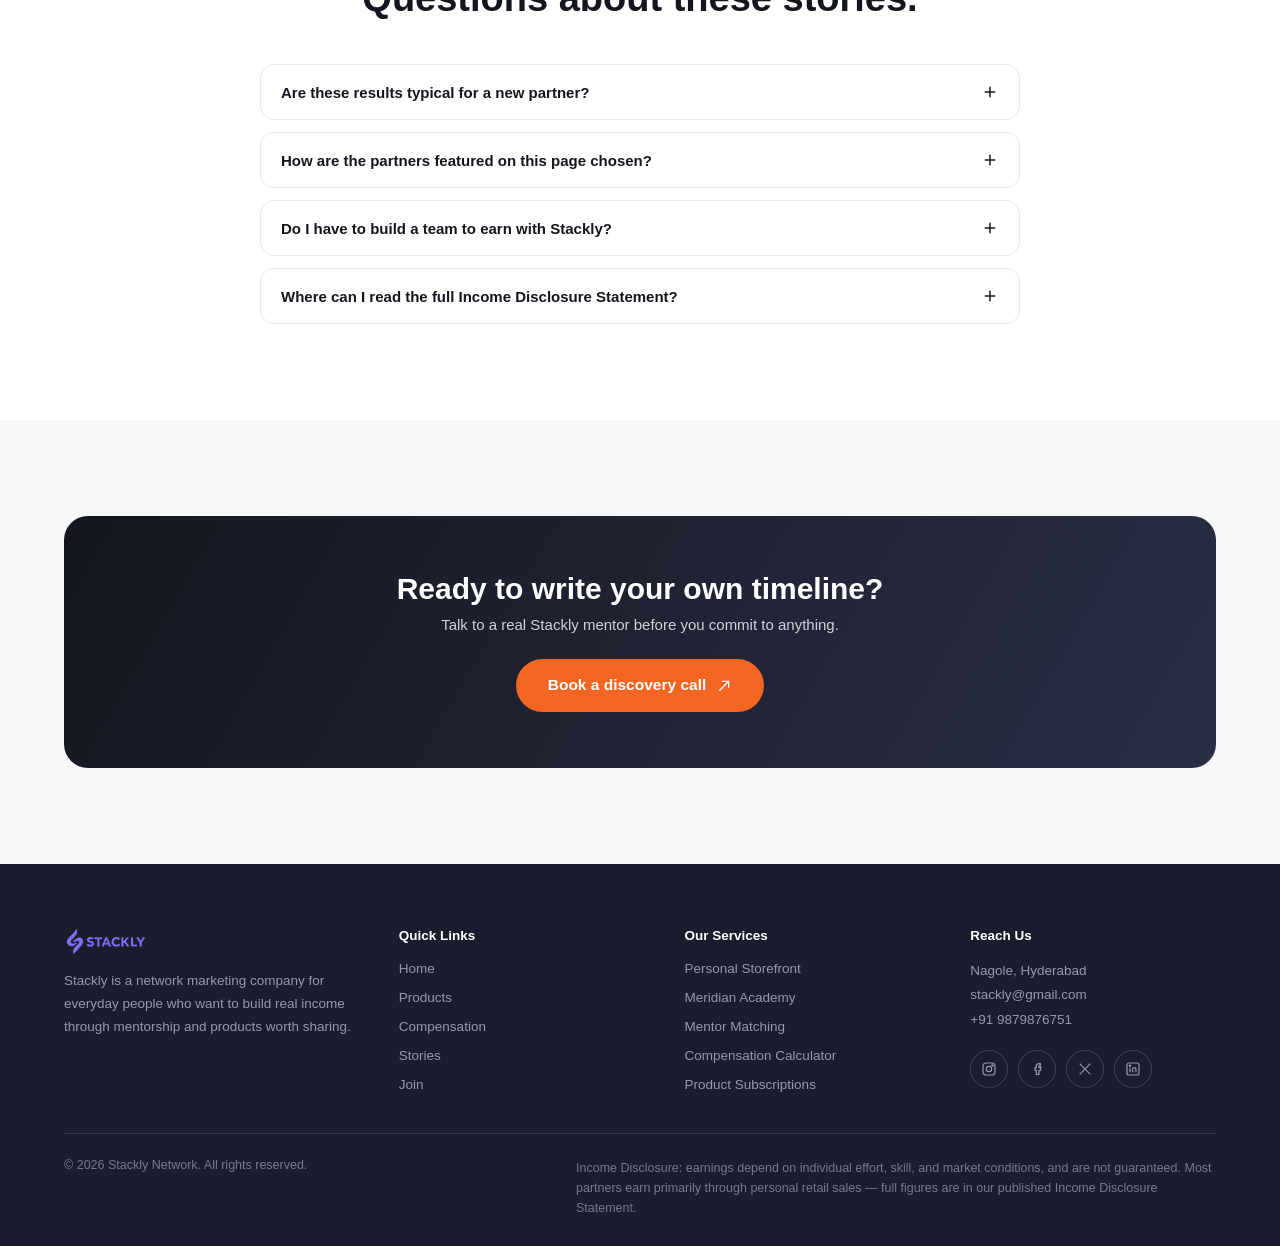
<file: stories.html>
<!DOCTYPE html>
<html lang="en">
<head>
  <meta charset="UTF-8">
  <meta name="viewport" content="width=device-width, initial-scale=1.0">
  <title>Partner Stories | Stackly</title>
  <style>
    /* reset & base */
    * { box-sizing: border-box; margin: 0; padding: 0; }
    body {
      font-family: -apple-system, BlinkMacSystemFont, "Segoe UI", Roboto, Helvetica, Arial, sans-serif;
      background: #fff;
      color: #1f2937;
      -webkit-font-smoothing: antialiased;
    }
    a { text-decoration: none; color: inherit; }
    img { max-width: 100%; display: block; }
    ul { list-style: none; }

    :root {
      --orange: #F26522;
      --orange-dark: #e05a1a;
      --orange-tint: #fff2ea;
      --orange-border: #ffd9c2;
      --ink: #14161f;
      --ink-soft: #1a1d2e;
      --text: #1f2937;
      --text-muted: #4b5563;
      --gray-bg: #f6f7f9;
      --gray-300: #eceef1;
      --border: #e5e7eb;
      --radius: 16px;
    }

    .wrap { max-width: 1200px; margin: 0 auto; }
    .px { padding-left: 24px; padding-right: 24px; }

    /* sections */
    .section-white{ background:#fff; padding:96px 0; }
    .section-gray{ background:var(--gray-bg); padding:96px 0; }

    /* header */
    .site-header {
      position: sticky; top: 0; z-index: 100;
      background: #fff; border-bottom: 1px solid var(--border);
    }
    .header-inner {
      max-width: 1200px; margin: 0 auto; padding: 16px 24px;
      display: flex; align-items: center; justify-content: space-between; gap: 24px;
    }
    .logo-img { height: 30px; width: auto; }
    .header-nav { display: flex; align-items: center; gap: 32px; }
    .header-nav a {
      font-size: 15px; font-weight: 600; color: var(--text-muted);
      transition: color .2s; padding: 4px 0;
    }
    .header-nav a:hover { color: var(--ink); }
    .header-nav a.active { color: var(--ink); }
    .header-nav a.active::after {
      content: ''; position: absolute; left: 0; right: 0; bottom: -4px;
      height: 2px; background: var(--orange); border-radius: 2px;
    }
    .header-right { display: flex; align-items: center; gap: 14px; flex-shrink: 0; }
    .nav-toggle { display: none; background: none; border: none; width: 26px; height: 26px; color: var(--ink); cursor: pointer; }

    .roll-btn {
      position: relative; overflow: hidden; display: inline-flex; align-items: center; gap: 10px;
      padding: 13px 26px; border-radius: 999px; font-weight: 600; font-size: 14.5px;
      cursor: pointer; border: none; line-height: 1; white-space: nowrap;
    }
    .roll-btn.orange { background: var(--orange); color: #fff; }
    .roll-btn.dark { background: var(--ink); color: #fff; }
    .roll-btn.big { padding: 17px 32px; font-size: 15.5px; }
    .roll-text { display: inline-block; overflow: hidden; height: 1.2em; }
    .roll-text-inner { display: flex; flex-direction: column; transition: transform .35s cubic-bezier(.65,0,.35,1); }
    .roll-text-inner span { height: 1.2em; line-height: 1.2em; display: block; }
    .roll-btn:hover .roll-text-inner { transform: translateY(-1.2em); }
    .roll-arrow { display: inline-flex; width: 16px; height: 16px; flex-shrink: 0; }
    .roll-arrow svg { width: 100%; height: 100%; }

    /* mobile menu */
    .mobile-menu { position: fixed; inset: 0; z-index: 200; display: none; }
    .mobile-menu.open { display: block; }
    .mobile-menu-backdrop { position: absolute; inset: 0; background: rgba(20,22,31,.45); }
    .mobile-sheet {
      position: absolute; top: 0; right: 0; bottom: 0; width: 78%; max-width: 320px;
      background: #fff; padding: 28px 24px; display: flex; flex-direction: column;
      gap: 28px; box-shadow: -8px 0 30px rgba(0,0,0,.12);
    }
    .mobile-nav-links { display: flex; flex-direction: column; gap: 18px; }
    .mobile-nav-links a { font-size: 17px; font-weight: 600; color: var(--ink); }
    .mobile-sheet .roll-btn { width: 100%; justify-content: center; }

    /* badge */
    .badge-row { display: flex; justify-content: center; margin-bottom: 18px; }
    .badge-pill {
      display: inline-block; padding: 7px 16px; border-radius: 999px;
      background: var(--orange-tint); color: var(--orange-dark);
      font-size: 13px; font-weight: 700; border: 1px solid var(--orange-border);
    }
    .badge-pill.gray-300 { background: var(--gray-300); color: var(--text-muted); border-color: #d7dbe0; }
    .big-heading {
      text-align: center; font-size: clamp(28px,4vw,44px); line-height: 1.2;
      font-weight: 800; color: var(--ink); margin: 0 auto 48px; max-width: 760px;
    }

    /* hero */
    .page-hero {
      position: relative; padding: 96px 0 76px; overflow: hidden;
      background: var(--ink-soft);
    }
    .page-hero::before {
      content: ''; position: absolute; inset: 0;
      background: radial-gradient(1100px 480px at 15% -10%, rgba(242,101,34,.35), transparent 60%),
                  radial-gradient(900px 420px at 100% 0%, rgba(242,101,34,.18), transparent 55%);
    }
    .page-hero-content { position: relative; text-align: center; color: #fff; }
    .page-hero h1 { font-size: clamp(30px,4.6vw,52px); line-height: 1.16; font-weight: 800; margin: 18px 0 18px; }
    .page-hero p { font-size: 16.5px; color: #cfd2dd; max-width: 600px; margin: 0 auto 34px; line-height: 1.65; }
    .hero-cta-row { display: flex; justify-content: center; gap: 14px; flex-wrap: wrap; }

    /* stats */
    .stats-grid { display: grid; grid-template-columns: repeat(4,1fr); gap: 24px; text-align: center; }
    .stat-number { font-size: clamp(26px,3vw,34px); font-weight: 800; color: var(--orange); }
    .stat-label { font-size: 13.5px; color: var(--text-muted); margin-top: 6px; }

    /* cards */
    .cards-grid { display: grid; grid-template-columns: repeat(2,1fr); gap: 28px; }
    .cards-grid.cols-3 { grid-template-columns: repeat(3,1fr); }
    .media-card { border-radius: var(--radius); overflow: hidden; background: #fff; border: 1px solid var(--border); transition: transform .25s, box-shadow .25s; }
    .media-card:hover { transform: translateY(-4px); box-shadow: 0 18px 40px rgba(20,22,31,.10); }
    .media-frame { position: relative; background: #e7e7ea; overflow: hidden; }
    .media-frame.ratio-4x3 { aspect-ratio: 4/3; }
    .media-frame.ratio-square { aspect-ratio: 4/3; }
    .media-frame video { width: 100%; height: 100%; object-fit: cover; }
    .hover-pill {
      position: absolute; left: 16px; bottom: 16px; display: inline-flex; align-items: center; gap: 8px;
      background: #fff; color: var(--ink); padding: 9px 14px; border-radius: 999px; font-size: 13px; font-weight: 700;
      opacity: 0; transform: translateY(6px); transition: all .25s;
    }
    .hover-pill.dark { background: var(--ink); color: #fff; }
    .media-card:hover .hover-pill { opacity: 1; transform: translateY(0); }
    .hp-icon { width: 14px; height: 14px; display: inline-flex; }
    .hp-icon svg { width: 100%; height: 100%; }
    .media-caption { padding: 18px 18px 20px; }
    .media-caption .desc { font-size: 13.5px; color: var(--text-muted); margin: 0 0 6px; line-height: 1.55; }
    .media-caption .title { font-size: 16px; font-weight: 700; color: var(--ink); margin: 0; }

    /* filter */
    .filter-row { display: flex; justify-content: center; gap: 10px; flex-wrap: wrap; margin-bottom: 44px; }
    .filter-chip {
      padding: 9px 18px; border-radius: 999px; border: 1px solid var(--border); background: #fff;
      font-size: 13.5px; font-weight: 600; color: var(--text-muted); cursor: pointer; transition: all .2s;
    }
    .filter-chip:hover { border-color: var(--orange-border); color: var(--orange-dark); }
    .filter-chip.active { background: var(--ink); color: #fff; border-color: var(--ink); }

    /* quote card */
    .quote-card { background: #fff; border: 1px solid var(--border); border-radius: var(--radius); padding: 26px; display: flex; gap: 16px; align-items: flex-start; }
    .quote-card img { width: 56px; height: 56px; border-radius: 50%; object-fit: cover; flex-shrink: 0; }
    .quote-card .quote-name { font-weight: 700; color: var(--ink); font-size: 14.5px; margin: 0 0 2px; }
    .quote-card .quote-rank { font-size: 12.5px; color: var(--orange-dark); font-weight: 600; margin: 0 0 10px; }
    .quote-card p.quote-text { margin: 0; font-size: 14px; line-height: 1.6; color: var(--text-muted); }

    /* ---------- Timeline steps ---------- */
    .steps-grid { display: grid; grid-template-columns: repeat(4,1fr); gap: 22px; }
    .step-card { background: #fff; border: 1px solid var(--border); border-radius: var(--radius); padding: 26px 22px; position: relative; }
    .badge-num {
      display: inline-flex; align-items: center; justify-content: center;
      width: 34px; height: 34px; border-radius: 50%;
      background: var(--orange-tint); color: var(--orange-dark);
      font-weight: 800; font-size: 14px; margin-bottom: 14px;
    }
    .step-card h3 { margin: 0 0 8px; font-size: 17px; color: var(--ink); }
    .step-card p { margin: 0; font-size: 14px; color: var(--text-muted); line-height: 1.6; }
    .step-card .step-time {
      display: inline-block; margin-top: 12px; font-size: 12px; font-weight: 700;
      color: var(--orange-dark); background: var(--orange-tint); padding: 4px 10px; border-radius: 999px;
    }

    /* ---------- FAQ ---------- */
    .faq-list { max-width: 760px; margin: 0 auto; display: flex; flex-direction: column; gap: 12px; }
    .faq-item { border: 1px solid var(--border); border-radius: 14px; background: #fff; overflow: hidden; }
    .faq-question {
      width: 100%; display: flex; justify-content: space-between; align-items: center;
      padding: 18px 20px; background: none; border: none; font-size: 15px; font-weight: 700; color: var(--ink);
      cursor: pointer; text-align: left;
    }
    .faq-question svg { width: 18px; height: 18px; flex-shrink: 0; transition: transform .25s ease; }
    .faq-item.open .faq-question svg { transform: rotate(45deg); }
    .faq-answer { max-height: 0; overflow: hidden; transition: max-height .3s ease; }
    .faq-item.open .faq-answer { max-height: 220px; }
    .faq-answer p { margin: 0; padding: 0 20px 18px; font-size: 14px; line-height: 1.65; color: var(--text-muted); }

    /* cta banner */
    .cta-banner {
      background: linear-gradient(120deg, var(--ink) 0%, #2b2f45 100%);
      border-radius: 24px; padding: 56px 40px; text-align: center; color: #fff;
    }
    .cta-banner h2 { font-size: clamp(22px,3vw,30px); margin: 0 0 10px; }
    .cta-banner p { color: #cfd2dd; margin: 0 0 26px; font-size: 15px; }

    /* footer — FIXED RESPONSIVE */
    .site-footer { background: var(--ink-soft); color: #c7c9d6; padding: 64px 0 28px; }
    .footer-top {
      display: grid;
      grid-template-columns: 1.2fr 1fr 1fr 1fr;
      gap: 40px;
      padding-bottom: 40px;
      border-bottom: 1px solid rgba(255,255,255,.1);
    }
    .footer-logo-img { height: 26px; margin-bottom: 16px; }
    .footer-brand p { font-size: 13.5px; line-height: 1.7; color: #9498a8; max-width: 320px; }

    .footer-address {
      margin-top: 0;
      font-size: 13.5px;
      line-height: 1.8;
      color: #9498a8;
      word-break: break-word; /* force wrap on long words */
    }
    .footer-address strong { display: block; margin-bottom: 4px; color: #e4e6ee; font-weight: 700; }
    .footer-address a { color: #9498a8; transition: color .2s; }
    .footer-address a:hover { color: #fff; }

    .footer-social { display: flex; align-items: center; gap: 10px; margin-top: 18px; flex-wrap: wrap; }
    .footer-social a {
      width: 38px; height: 38px; display: inline-flex; align-items: center; justify-content: center;
      border: 1px solid rgba(255,255,255,.16); border-radius: 50%; color: #c7c9d6;
      transition: background .2s, color .2s, transform .2s, border-color .2s;
    }
    .footer-social a:hover { background: var(--orange); border-color: var(--orange); color: #fff; transform: translateY(-3px); }
    .footer-social svg { width: 16px; height: 16px; }

    .footer-col h4 { color: #fff; font-size: 13.5px; margin: 0 0 16px; }
    .footer-col ul { display: flex; flex-direction: column; gap: 11px; }
    .footer-col a { font-size: 13.5px; color: #9498a8; transition: color .2s; }
    .footer-col a:hover { color: #fff; }

    .footer-bottom {
      display: flex; justify-content: space-between; gap: 24px;
      padding-top: 24px; font-size: 12.5px; color: #767a8c; flex-wrap: wrap;
    }
    .footer-disclosure { max-width: 640px; line-height: 1.6; }

    /* responsive */
    @media (max-width: 1024px) {
      .footer-top { grid-template-columns: 1.2fr 1fr 1fr; }
      .footer-col.footer-services { grid-column: 1 / -1; }
      .footer-col.footer-services ul { flex-direction: row; flex-wrap: wrap; gap: 10px 28px; }
    }
    @media (max-width: 960px) {
      .header-nav, .header-right { display: none; }
      .nav-toggle { display: inline-flex; }
      .stats-grid { grid-template-columns: repeat(2,1fr); }
      .cards-grid, .cards-grid.cols-3 { grid-template-columns: 1fr; }
      .steps-grid { grid-template-columns: repeat(2,1fr); }
      .footer-top { grid-template-columns: 1fr 1fr; gap: 36px; }
      .footer-brand { grid-column: 1 / -1; max-width: 100%; }
      .footer-col.footer-services { grid-column: auto; }
      .footer-col.footer-services ul { flex-direction: column; gap: 11px; }
    }

    @media (max-width: 768px) {
      .cards-grid.cols-3 { grid-template-columns: 1fr 1fr; }
      .quote-card { flex-direction: column; align-items: center; text-align: center; }
      .quote-card img { width: 72px; height: 72px; }
      .cta-banner { padding: 36px 24px; }
      .cta-banner h2 { font-size: 22px; }
    }

    @media (max-width: 640px) {
      .px { padding-left: 16px; padding-right: 16px; }
      .section-white, .section-gray { padding: 56px 0; }
      .page-hero { padding: 64px 0 48px; }
      .page-hero h1 { font-size: 26px; }
      .page-hero p { font-size: 14.5px; }
      .stats-grid { grid-template-columns: 1fr 1fr; gap: 16px; }
      .stat-number { font-size: 22px; }
      .stat-label { font-size: 12px; }
      .cards-grid.cols-3 { grid-template-columns: 1fr; }
      .quote-card { flex-direction: row; align-items: flex-start; text-align: left; padding: 18px; }
      .quote-card img { width: 56px; height: 56px; flex-shrink: 0; }
      .steps-grid { grid-template-columns: 1fr; }
      .filter-row { gap: 8px; }
      .filter-chip { font-size: 12px; padding: 7px 14px; }
      .roll-btn.big { padding: 12px 20px; font-size: 13px; }
      .cta-banner { padding: 28px 16px; border-radius: 18px; }
      .cta-banner h2 { font-size: 20px; }
      .cta-banner p { font-size: 13.5px; margin-bottom: 18px; }
      .footer-top { grid-template-columns: 1fr; gap: 28px; }
      .footer-brand { grid-column: auto; }
      .footer-bottom { flex-direction: column; gap: 12px; }
      .footer-disclosure { max-width: 100%; }
      .mobile-sheet { width: 85%; max-width: 280px; padding: 24px 16px; }
      .mobile-nav-links a { font-size: 16px; }

      .footer-brand p {
        max-width: 100%;
      }
      .footer-address {
        word-break: break-word;
        overflow-wrap: break-word;
      }
      .footer-address br {
        display: inline; /* keep line breaks */
      }
      .footer-address a {
        word-break: break-all;
      }
    }

    @media (max-width: 420px) {
      .header-inner { padding: 12px 12px; }
      .logo-img { height: 24px; }
      .mobile-sheet { padding: 20px 14px; }
      .mobile-nav-links a { font-size: 15px; }
      .stats-grid { gap: 12px; }
      .stat-number { font-size: 18px; }
      .cta-banner { padding: 20px 12px; }
      .cta-banner h2 { font-size: 17px; }
    }
    .desktop-break { display: inline; }
    @media (max-width:640px) { .desktop-break { display: block; } }
  </style>
</head>
<body>
<header class="site-header">
  <div class="header-inner">
    <a href="index.html" class="logo-slot"><img src="./Assets/Stacklyimg1.webp" alt="Stackly logo" class="logo-img"></a>
    <nav class="header-nav">
      <a href="index.html">Home</a>
      <a href="products.html">Products</a>
      <a href="compensation.html">Compensation</a>
      <a href="stories.html" class="active">Stories</a>
      <a href="join.html">Join</a>
    </nav>
    <div class="header-right">
      <button class="roll-btn dark" onclick="window.location.href='login.html';">
        <span class="roll-text"><span class="roll-text-inner"><span>Login</span><span>Login</span></span></span>
        <span class="roll-arrow"><svg viewBox="0 0 24 24" fill="none" stroke="currentColor" stroke-width="2"><line x1="5" y1="19" x2="19" y2="5"/><polyline points="9 5 19 5 19 15"/></svg></span>
      </button>
    </div>
    <button class="nav-toggle" id="menu-toggle" aria-label="Open menu">
      <svg viewBox="0 0 24 24" fill="none" stroke="currentColor" stroke-width="2"><line x1="3" y1="6" x2="21" y2="6"/><line x1="3" y1="12" x2="21" y2="12"/><line x1="3" y1="18" x2="21" y2="18"/></svg>
    </button>
  </div>

  <div class="mobile-menu" id="mobile-menu">
    <div class="mobile-menu-backdrop" id="menu-backdrop"></div>
    <div class="mobile-sheet">
      <div class="mobile-nav-links">
        <a href="index.html">Home</a>
        <a href="products.html">Products</a>
        <a href="compensation.html">Compensation</a>
        <a href="stories.html">Stories</a>
        <a href="join.html">Join</a>
      </div>
      <!-- FIX: hamburger "Get started" navigates to Login.html -->
      <button class="roll-btn orange" onclick="window.location.href='Login.html';">
        <span class="roll-text"><span class="roll-text-inner"><span>Login</span><span>Login</span></span></span>
        <span class="roll-arrow"><svg viewBox="0 0 24 24" fill="none" stroke="currentColor" stroke-width="2"><line x1="5" y1="19" x2="19" y2="5"/><polyline points="9 5 19 5 19 15"/></svg></span>
      </button>
    </div>
  </div>
</header>

<!-- HERO -->
<section class="page-hero">
  <div class="page-hero-content wrap px">
    <span class="badge-pill">Real partner stories</span>
    <h1>Real people, real timelines<br class="desktop-break"> — no overnight promises.</h1>
    <p>Every story here is a real partner, at a real rank, on a real timeline. No screenshots of checks, no guaranteed numbers — just what building slowly and honestly looks like.</p>
    <div class="hero-cta-row">
      <button class="roll-btn orange big" onclick="window.location.href='404.html';">
        <span class="roll-text"><span class="roll-text-inner"><span>Read the Income Disclosure</span><span>Read the Income Disclosure</span></span></span>
        <span class="roll-arrow"><svg viewBox="0 0 24 24" fill="none" stroke="currentColor" stroke-width="2"><line x1="5" y1="19" x2="19" y2="5"/><polyline points="9 5 19 5 19 15"/></svg></span>
      </button>
    </div>
  </div>
</section>

<!-- STATS -->
<section class="section-white" style="padding-top:56px;padding-bottom:56px;">
  <div class="wrap px">
    <div class="stats-grid">
      <div><div class="stat-number">120K+</div><div class="stat-label">Active partners worldwide</div></div>
      <div><div class="stat-number">18 mo.</div><div class="stat-label">Median time to Team Lead</div></div>
      <div><div class="stat-number">4 hrs</div><div class="stat-label">Median hours worked / week</div></div>
      <div><div class="stat-number">$186M</div><div class="stat-label">Paid to partners in 2025</div></div>
    </div>
  </div>
</section>

<!-- FEATURED -->
<section class="section-gray" id="featured">
  <div class="wrap px">
    <div class="badge-row"><span class="badge-pill gray-300">Featured</span></div>
    <h2 class="big-heading">Two journeys, told in full.</h2>
    <div class="cards-grid">
      <a href="404.html" class="media-card">
        <div class="media-frame ratio-4x3" style="background:#1a1d2e;">
          <video autoplay muted loop playsinline poster="./Assets/mlm6.webp" src="./Assets/mlm6.webp"></video>
          <div class="hover-pill"><span class="hp-icon"><svg viewBox="0 0 24 24" fill="none" stroke="currentColor" stroke-width="2"><path d="M9 17a5 5 0 0 1 0-10h1"/><path d="M15 7a5 5 0 0 1 0 10h-1"/><line x1="8" y1="12" x2="16" y2="12"/></svg></span><span class="hp-label">Watch story</span></div>
        </div>
        <div class="media-caption"><p class="desc">Started on a lunch break, replaced her salary in eighteen months.</p><p class="title">Priya's Story</p></div>
      </a>
      <a href="404.html" class="media-card">
        <div class="media-frame ratio-square" style="background:#6b6b6b;">
          <video autoplay muted loop playsinline poster="./Assets/mlm7.webp" src="./Assets/mlm7.webp"></video>
          <div class="hover-pill dark"><span class="hp-icon"><svg viewBox="0 0 24 24" fill="none" stroke="currentColor" stroke-width="2"><line x1="5" y1="19" x2="19" y2="5"/><polyline points="9 5 19 5 19 15"/></svg></span><span class="hp-label">Read case study</span></div>
        </div>
        <div class="media-caption"><p class="desc">Went from skeptic to Team Lead by mentoring five new partners.</p><p class="title">Daniel's Story</p></div>
      </a>
    </div>
  </div>
</section>

<!-- ALL STORIES -->
<section class="section-white" id="all-stories">
  <div class="wrap px">
    <div class="badge-row"><span class="badge-pill">In their own words</span></div>
    <h2 class="section-heading" style="text-align:center;font-size:clamp(26px,3.4vw,38px);font-weight:700;color:var(--ink);max-width:720px;margin:0 auto 44px;">More partners, more timelines.</h2>
    <div class="filter-row" data-target="#stories-grid">
      <button class="filter-chip active" data-filter="all">All</button>
      <button class="filter-chip" data-filter="side">Side hustle</button>
      <button class="filter-chip" data-filter="fulltime">Went full-time</button>
      <button class="filter-chip" data-filter="team">Team building</button>
    </div>
    <div class="cards-grid cols-3" id="stories-grid">
      <div class="quote-card" data-cat="team"><img src="./Assets/mlm8.webp" alt=""><div><p class="quote-name">Marcus O.</p><p class="quote-rank">Ambassador · 4 years in</p><p class="quote-text">I spent the first year focused only on retail. The team came later, once I actually believed in the products.</p></div></div>
      <div class="quote-card" data-cat="fulltime"><img src="./Assets/mlm9.webp" alt=""><div><p class="quote-name">Elena V.</p><p class="quote-rank">Ambassador · 3 years in</p><p class="quote-text">I didn't go full-time until my storefront income had covered my old salary for six straight months.</p></div></div>
      <div class="quote-card" data-cat="side"><img src="./Assets/mlm10.webp" alt=""><div><p class="quote-name">Jason T.</p><p class="quote-rank">Director · 2 years in</p><p class="quote-text">I still work my day job. Stackly is five hours a week that covers our family's grocery bill and then some.</p></div></div>
      <div class="quote-card" data-cat="team"><img src="./Assets/mlm11.webp" alt=""><div><p class="quote-name">Amara N.</p><p class="quote-rank">Director · 2.5 years in</p><p class="quote-text">Mentoring five people to Senior Partner taught me more about the plan than any training call did.</p></div></div>
      <div class="quote-card" data-cat="side"><img src="./Assets/mlm2.webp" alt=""><div><p class="quote-name">Rosa K.</p><p class="quote-rank">Senior Partner · 9 months in</p><p class="quote-text">Ten customers on auto-reorder is quietly the best decision I made in my first quarter.</p></div></div>
      <div class="quote-card" data-cat="fulltime"><img src="./Assets/mlm3.webp" alt=""><div><p class="quote-name">Ben H.</p><p class="quote-rank">Team Lead · 14 months in</p><p class="quote-text">The Academy launch track gave me a script for the first ten conversations — after that it got easier.</p></div></div>
    </div>
  </div>
</section>

<!-- MILESTONES -->
<section class="section-gray" id="timeline">
  <div class="wrap px">
    <div class="badge-row"><span class="badge-pill gray-300">The typical path</span></div>
    <h2 class="big-heading">What the journey usually<br class="desktop-break"> looks like.</h2>

    <div class="steps-grid">
      <div class="step-card">
        <span class="badge-num">1</span>
        <h3>Try the products</h3>
        <p>Most partners spend the first few weeks just using Stackly products themselves before ever mentioning them to anyone.</p>
        <span class="step-time">Weeks 1–4</span>
      </div>
      <div class="step-card">
        <span class="badge-num">2</span>
        <h3>Build a retail base</h3>
        <p>The early income comes from personal retail sales — a handful of customers who reorder on their own each month.</p>
        <span class="step-time">Months 1–6</span>
      </div>
      <div class="step-card">
        <span class="badge-num">3</span>
        <h3>Mentor your first partner</h3>
        <p>Once retail feels steady, most partners bring on one or two people they've mentored personally — not a wide recruit push.</p>
        <span class="step-time">Months 6–12</span>
      </div>
      <div class="step-card">
        <span class="badge-num">4</span>
        <h3>Grow at your own pace</h3>
        <p>From there, the timeline is different for everyone — some stay a side hustle for years, others build a full team.</p>
        <span class="step-time">Year 1+</span>
      </div>
    </div>
  </div>
</section>

<!-- FAQ -->
<section class="section-white" id="stories-faq">
  <div class="wrap px">
    <div class="badge-row"><span class="badge-pill">Questions</span></div>
    <h2 class="section-heading" style="text-align:center;font-size:clamp(26px,3.4vw,38px);font-weight:700;color:var(--ink);max-width:720px;margin:0 auto 44px;">Questions about these stories.</h2>

    <div class="faq-list">
      <div class="faq-item">
        <button class="faq-question">
          Are these results typical for a new partner?
          <svg viewBox="0 0 24 24" fill="none" stroke="currentColor" stroke-width="2"><line x1="12" y1="5" x2="12" y2="19"/><line x1="5" y1="12" x2="19" y2="12"/></svg>
        </button>
        <div class="faq-answer"><p>No — these are individual timelines, not guarantees. Earnings depend on effort, skill, and market conditions, and most partners earn primarily through personal retail sales. Full figures are in our published Income Disclosure Statement.</p></div>
      </div>

      <div class="faq-item">
        <button class="faq-question">
          How are the partners featured on this page chosen?
          <svg viewBox="0 0 24 24" fill="none" stroke="currentColor" stroke-width="2"><line x1="12" y1="5" x2="12" y2="19"/><line x1="5" y1="12" x2="19" y2="12"/></svg>
        </button>
        <div class="faq-answer"><p>We rotate a mix of ranks and timelines — side hustle, full-time, and team-building — so the page reflects a range of paths, not just the fastest ones.</p></div>
      </div>

      <div class="faq-item">
        <button class="faq-question">
          Do I have to build a team to earn with Stackly?
          <svg viewBox="0 0 24 24" fill="none" stroke="currentColor" stroke-width="2"><line x1="12" y1="5" x2="12" y2="19"/><line x1="5" y1="12" x2="19" y2="12"/></svg>
        </button>
        <div class="faq-answer"><p>No. Many partners stay focused entirely on personal retail sales for their whole time with Stackly — mentoring others is optional, not required.</p></div>
      </div>

      <div class="faq-item">
        <button class="faq-question">
          Where can I read the full Income Disclosure Statement?
          <svg viewBox="0 0 24 24" fill="none" stroke="currentColor" stroke-width="2"><line x1="12" y1="5" x2="12" y2="19"/><line x1="5" y1="12" x2="19" y2="12"/></svg>
        </button>
        <div class="faq-answer"><p>It's linked at the top of this page and available any time from the footer — we'd rather you read the numbers before you commit to anything.</p></div>
      </div>
    </div>
  </div>
</section>

<!-- CTA -->
<section class="section-gray">
  <div class="wrap px">
    <div class="cta-banner">
      <h2>Ready to write your own timeline?</h2>
      <p>Talk to a real Stackly mentor before you commit to anything.</p>
      <button class="roll-btn orange big" onclick="window.location.href='404.html';">
        <span class="roll-text"><span class="roll-text-inner"><span>Book a discovery call</span><span>Book a discovery call</span></span></span>
        <span class="roll-arrow"><svg viewBox="0 0 24 24" fill="none" stroke="currentColor" stroke-width="2"><line x1="5" y1="19" x2="19" y2="5"/><polyline points="9 5 19 5 19 15"/></svg></span>
      </button>
    </div>
  </div>
</section>

<!-- FOOTER (fixed responsive) -->
<footer class="site-footer">
  <div class="wrap px">
    <div class="footer-top">
      <div class="footer-brand">
        <a href="index.html"><img src="./Assets/Stacklyimg1.webp" alt="Stackly" class="footer-logo-img"></a>
        <p>Stackly is a network marketing company for everyday people who want to build real income through mentorship and products worth sharing.</p>
      </div>

      <div class="footer-col">
        <h4>Quick Links</h4>
        <ul>
          <li><a href="index.html">Home</a></li>
          <li><a href="products.html">Products</a></li>
          <li><a href="compensation.html">Compensation</a></li>
          <li><a href="stories.html">Stories</a></li>
          <li><a href="join.html">Join</a></li>
        </ul>
      </div>

      <div class="footer-col footer-services">
        <h4>Our Services</h4>
        <ul>
          <li><a href="404.html">Personal Storefront</a></li>
          <li><a href="404.html">Meridian Academy</a></li>
          <li><a href="404.html">Mentor Matching</a></li>
          <li><a href="404.html">Compensation Calculator</a></li>
          <li><a href="404.html">Product Subscriptions</a></li>
        </ul>
      </div>

      <div class="footer-col footer-contact">
        <h4>Reach Us</h4>
        <div class="footer-address">
          Nagole, Hyderabad<br>
          <a href="mailto:stackly@gmail.com">stackly@gmail.com</a><br>
          <a href="tel:+919879876751">+91 9879876751</a>
        </div>
        <div class="footer-social">
          <a href="404.html" aria-label="Instagram"><svg viewBox="0 0 24 24" fill="none" stroke="currentColor" stroke-width="1.8"><rect x="3" y="3" width="18" height="18" rx="5"/><circle cx="12" cy="12" r="4"/><circle cx="17.2" cy="6.8" r="1"/></svg></a>
          <a href="404.html" aria-label="Facebook"><svg viewBox="0 0 24 24" fill="none" stroke="currentColor" stroke-width="1.8"><path d="M15 8h2V4h-2a4 4 0 0 0-4 4v2H9v4h2v6h4v-6h2.2l.8-4H15V8a1 1 0 0 1 1-1"/></svg></a>
          <a href="404.html" aria-label="X"><svg viewBox="0 0 24 24" fill="none" stroke="currentColor" stroke-width="1.8"><path d="M4 4l16 16M20 4L4 20"/></svg></a>
          <a href="404.html" aria-label="LinkedIn"><svg viewBox="0 0 24 24" fill="none" stroke="currentColor" stroke-width="1.8"><rect x="3" y="3" width="18" height="18" rx="3"/><line x1="7.5" y1="10" x2="7.5" y2="17"/><circle cx="7.5" cy="7" r="1"/><path d="M11.5 17v-4.5a2.5 2.5 0 0 1 5 0V17"/></svg></a>
        </div>
      </div>
    </div>
    <div class="footer-bottom">
      <span>&copy; 2026 Stackly Network. All rights reserved.</span>
      <span class="footer-disclosure">Income Disclosure: earnings depend on individual effort, skill, and market conditions, and are not guaranteed. Most partners earn primarily through personal retail sales — full figures are in our published Income Disclosure Statement.</span>
    </div>
  </div>
</footer>

<script>
  // mobile menu
  const menuToggle = document.getElementById('menu-toggle');
  const mobileMenu = document.getElementById('mobile-menu');
  const menuBackdrop = document.getElementById('menu-backdrop');
  if (menuToggle && mobileMenu) {
    menuToggle.addEventListener('click', () => mobileMenu.classList.add('open'));
    menuBackdrop.addEventListener('click', () => mobileMenu.classList.remove('open'));
    mobileMenu.querySelectorAll('a').forEach(link => {
      link.addEventListener('click', () => mobileMenu.classList.remove('open'));
    });
  }

  // FAQ accordion
  document.querySelectorAll('.faq-item').forEach(item => {
    const q = item.querySelector('.faq-question');
    if (!q) return;
    q.addEventListener('click', () => {
      const isOpen = item.classList.contains('open');
      document.querySelectorAll('.faq-item.open').forEach(i => i.classList.remove('open'));
      if (!isOpen) item.classList.add('open');
    });
  });

  // filter
  document.querySelectorAll('.filter-row').forEach(row => {
    const chips = row.querySelectorAll('.filter-chip');
    chips.forEach(chip => {
      chip.addEventListener('click', () => {
        chips.forEach(c => c.classList.remove('active'));
        chip.classList.add('active');
        const filter = chip.getAttribute('data-filter');
        const grid = document.querySelector(row.getAttribute('data-target'));
        if (!grid) return;
        grid.querySelectorAll('[data-cat]').forEach(card => {
          card.style.display = (filter === 'all' || card.getAttribute('data-cat') === filter) ? '' : 'none';
        });
      });
    });
  });
</script>
</body>
</html>
</file>
<file: Style.css>
@import url('https://fonts.googleapis.com/css2?family=Fraunces:ital,opsz,wght@0,9..144,400;0,9..144,500;0,9..144,600;1,9..144,500;1,9..144,600&family=Manrope:wght@400;500;600;700;800&display=swap');

:root{
  --white:#ffffff;
  --paper:#f5f6f7;
  --paper-deep:#eef0f1;
  --ink:#131417;
  --ink-80:rgba(19,20,23,.82);
  --ink-70:rgba(19,20,23,.68);
  --ink-45:rgba(19,20,23,.45);
  --ink-25:rgba(19,20,23,.16);
  --line:rgba(19,20,23,.1);
  --line-soft:rgba(19,20,23,.06);
  --accent:#F26522;
  --accent-ink:#c8500f;
  --accent-pale:#fdece0;
  --accent-glow:rgba(242,101,34,.35);
  --radius-xl:28px;
  --radius-lg:20px;
  --radius-md:14px;
  --radius-sm:9px;
  --radius-pill:999px;
  --shadow-xs:0 1px 2px rgba(19,20,23,.04);
  --shadow-sm:0 6px 18px -8px rgba(19,20,23,.12);
  --shadow-md:0 18px 40px -14px rgba(19,20,23,.18);
  --shadow-lg:0 40px 80px -24px rgba(19,20,23,.28);
  --shadow-accent:0 16px 34px -12px var(--accent-glow);
  --ease:cubic-bezier(.22,1,.36,1);
  --ease-soft:cubic-bezier(.4,0,.2,1);
  --dur-fast:.22s;
  --dur:.4s;
  --dur-slow:.9s;
  --header-h:78px;
}

*, *::before, *::after{ box-sizing:border-box; }
html{ scroll-behavior:smooth; scroll-padding-top:calc(var(--header-h) + 16px); }
html,body{ margin:0; padding:0; overflow-x:clip; max-width:100%; }
body{
  background:var(--white);
  color:var(--ink);
  font-family:'Manrope',-apple-system,BlinkMacSystemFont,'Segoe UI',sans-serif;
  font-size:16px;
  line-height:1.55;
  -webkit-font-smoothing:antialiased;
  -moz-osx-font-smoothing:grayscale;
}
img{ max-width:100%; display:block; }
a{ color:inherit; text-decoration:none; }
button{ font-family:inherit; cursor:pointer; background:none; border:none; color:inherit; }
ul{ list-style:none; margin:0; padding:0; }
svg{ display:block; }
h1,h2,h3,h4,p{ margin:0; }
::selection{ background:var(--accent); color:var(--white); }
::-webkit-scrollbar{ width:10px; height:10px; }
::-webkit-scrollbar-track{ background:var(--paper); }
::-webkit-scrollbar-thumb{ background:var(--ink-25); border-radius:99px; }
::-webkit-scrollbar-thumb:hover{ background:var(--ink-45); }
:focus-visible{ outline:2px solid var(--accent); outline-offset:3px; border-radius:4px; }
@media (prefers-reduced-motion: reduce){
  *, *::before, *::after{
    animation-duration:.001ms !important;
    animation-iteration-count:1 !important;
    transition-duration:.001ms !important;
    scroll-behavior:auto !important;
  }
}

.wrap{ max-width:1200px; margin:0 auto; }
.px{ padding-left:32px; padding-right:32px; }
@media (max-width:900px){ .px{ padding-left:24px; padding-right:24px; } }
@media (max-width:560px){ .px{ padding-left:20px; padding-right:20px; } }

.section-white{ background:var(--white); padding:96px 0; position:relative; }
.section-gray{ background:var(--paper); padding:96px 0; position:relative; }
@media (max-width:768px){
  .section-white, .section-gray{ padding:64px 0; }
}

.badge-row{ display:flex; align-items:center; gap:10px; margin-bottom:22px; }
.badge-pill{
  display:inline-flex; align-items:center; gap:8px;
  padding:7px 16px;
  border:1px solid var(--line);
  border-radius:var(--radius-pill);
  font-size:12.5px; font-weight:700; letter-spacing:.06em; text-transform:uppercase;
  color:var(--accent-ink);
  background:var(--accent-pale);
}
.badge-pill.gray-300{
  color:var(--ink-70);
  background:var(--white);
  border-color:var(--line);
}
.badge-pill::before{
  content:"";
  width:6px; height:6px; border-radius:50%;
  background:var(--accent);
  flex-shrink:0;
}
.badge-pill.gray-300::before{ background:var(--ink-45); }

.section-heading{
  font-family:'Fraunces', serif;
  font-weight:500;
  font-size:clamp(28px, 3.6vw, 44px);
  line-height:1.14;
  letter-spacing:-.01em;
  color:var(--ink);
  max-width:720px;
  margin-bottom:40px;
}
.section-heading.tight{ margin-bottom:48px; }
.big-heading{
  font-family:'Fraunces', serif;
  font-weight:500;
  font-style:italic;
  font-size:clamp(32px, 4.4vw, 54px);
  line-height:1.1;
  letter-spacing:-.01em;
  color:var(--ink);
  max-width:780px;
  margin-bottom:48px;
}

.badge-num{
  display:inline-flex; align-items:center; justify-content:center;
  width:38px; height:38px;
  border-radius:50%;
  background:var(--ink);
  color:var(--white);
  font-family:'Fraunces', serif;
  font-style:italic;
  font-size:16px;
  margin-bottom:22px;
}

.roll-btn{
  position:relative;
  display:inline-flex;
  align-items:center;
  justify-content:center;
  gap:14px;
  padding:15px 26px;
  border-radius:var(--radius-pill);
  font-size:14.5px;
  font-weight:700;
  letter-spacing:-.005em;
  overflow:hidden;
  isolation:isolate;
  transition:transform var(--dur-fast) var(--ease), box-shadow var(--dur-fast) var(--ease);
}
.roll-btn::before{
  content:"";
  position:absolute; inset:0;
  background:var(--accent-ink);
  transform:translateY(102%);
  transition:transform var(--dur) var(--ease);
  z-index:0;
}
.roll-btn.dark::before{ background:#000; }
.roll-btn:hover::before{ transform:translateY(0); }
.roll-btn:hover{ transform:translateY(-2px); box-shadow:var(--shadow-accent); }
.roll-btn.dark:hover{ box-shadow:var(--shadow-md); }
.roll-btn:active{ transform:translateY(0px) scale(.98); }

.roll-btn.orange{ background:var(--accent); color:var(--white); }
.roll-btn.dark{ background:var(--ink); color:var(--white); }
.roll-btn.big{ padding:19px 34px; font-size:16px; }

.roll-text{ position:relative; z-index:1; display:block; height:1.15em; overflow:hidden; }
.roll-text-inner{
  display:flex; flex-direction:column;
  transition:transform var(--dur) var(--ease);
}
.roll-btn:hover .roll-text-inner{ transform:translateY(-1.15em); }
.roll-text-inner span{ display:block; height:1.15em; line-height:1.15em; white-space:nowrap; }

.roll-arrow{
  position:relative; z-index:1;
  display:inline-flex; align-items:center; justify-content:center;
  width:20px; height:20px;
  transition:transform var(--dur-fast) var(--ease-soft);
}
.roll-arrow svg{ width:100%; height:100%; }
.roll-btn:hover .roll-arrow{ transform:translate(3px,-3px) rotate(0deg); }

.btn-flat{
  width:100%;
  padding:14px 22px;
  border-radius:var(--radius-pill);
  border:1.5px solid var(--ink);
  background:transparent;
  color:var(--ink);
  font-weight:700;
  font-size:14.5px;
  transition:background var(--dur-fast) var(--ease), color var(--dur-fast) var(--ease), transform var(--dur-fast) var(--ease);
}
.btn-flat:hover{ background:var(--ink); color:var(--white); transform:translateY(-2px); }
.price-card.featured .btn-flat{ background:var(--accent); border-color:var(--accent); color:var(--white); }
.price-card.featured .btn-flat:hover{ background:var(--accent-ink); border-color:var(--accent-ink); }

/* HEADER */
.site-header{
  position:sticky; top:0; z-index:100;
  background:var(--white);
  border-bottom:1px solid var(--line-soft);
}
.header-inner{
  max-width:1280px; margin:0 auto;
  height:var(--header-h);
  padding:0 32px;
  display:flex; align-items:center; justify-content:space-between; gap:24px;
}
@media (max-width:900px){ .header-inner{ padding:0 24px; } }

.logo-slot{ display:flex; align-items:center; flex-shrink:0; }
.logo-img{ height:30px; width:auto; object-fit:contain; }

.header-nav{ display:flex; align-items:center; gap:36px; }
.header-nav a{
  position:relative;
  font-size:14px; font-weight:600; color:var(--ink-70);
  padding:4px 0;
  transition:color var(--dur-fast) var(--ease);
}
.header-nav a::after{
  content:"";
  position:absolute; left:0; right:100%; bottom:0;
  height:1.5px; background:var(--accent);
  transition:right var(--dur) var(--ease);
}
.header-nav a:hover{ color:var(--ink); }
.header-nav a:hover::after{ right:0; }
.header-nav a.active{ color:var(--ink); }
.header-nav a.active::after{ right:0; }

.header-right{ display:flex; align-items:center; gap:16px; }

.nav-toggle{
  display:none;
  background:none;
  border:none;
  width:38px; height:38px;
  align-items:center; justify-content:center;
  color:var(--ink);
  cursor:pointer;
  flex-shrink:0;
}
.nav-toggle svg{ width:34px; height:34px; }

/* Mobile menu */
.mobile-menu{
  position:fixed; inset:0; z-index:200;
  visibility:hidden;
  pointer-events:none;
}
.mobile-menu.open{
  visibility:visible;
  pointer-events:auto;
}
.mobile-menu-backdrop{
  position:absolute; inset:0;
  background:rgba(19,20,23,.4);
  backdrop-filter:blur(3px);
  opacity:0;
  transition:opacity var(--dur) var(--ease);
}
.mobile-menu.open .mobile-menu-backdrop{ opacity:1; }

.mobile-sheet{
  position:absolute; top:0; right:0;
  height:100%; width:78%; max-width:320px;
  background:var(--white);
  box-shadow:var(--shadow-lg);
  padding:28px 24px;
  display:flex; flex-direction:column; gap:28px;
  transform:translateX(100%);
  transition:transform var(--dur-slow) var(--ease);
}
.mobile-menu.open .mobile-sheet{ transform:translateX(0); }

.mobile-nav-links{ display:flex; flex-direction:column; gap:18px; }
.mobile-nav-links a{
  font-family:'Manrope',-apple-system,BlinkMacSystemFont,'Segoe UI',sans-serif;
  font-size:17px;
  font-weight:600;
  color:var(--ink);
}
.mobile-nav-links a.active{ color:var(--accent-ink); }
.mobile-sheet .roll-btn{ width:100%; justify-content:center; }

/* HERO */
.hero{
  position:relative;
  min-height:min(760px, 92vh);
  display:flex;
  align-items:flex-end;
  overflow:hidden;
}
.hero-media{ position:absolute; inset:0; z-index:0; }
.hero-media-img{
  width:100%; height:100%; object-fit:cover;
  transform:scale(1.06);
  animation:heroZoom 16s var(--ease-soft) forwards;
}
@keyframes heroZoom{ to{ transform:scale(1); } }
.hero-overlay{
  position:absolute; inset:0;
  background:linear-gradient(180deg, rgba(19,20,23,.15) 0%, rgba(19,20,23,.35) 55%, rgba(19,20,23,.78) 100%);
}

.hero-content{ position:relative; z-index:1; width:100%; padding-bottom:72px; }
.hero-inner{ max-width:820px; }

.hero-headline{
  font-family:'Fraunces', serif;
  font-weight:500;
  font-style:italic;
  color:var(--white);
  font-size:clamp(34px, 5.4vw, 62px);
  line-height:1.08;
  letter-spacing:-.01em;
  margin-bottom:36px;
  opacity:0;
  animation:heroRise .9s var(--ease) .15s forwards;
}
@keyframes heroRise{
  from{ opacity:0; transform:translateY(22px); }
  to{ opacity:1; transform:translateY(0); }
}

.hero-cta-row{
  display:flex; align-items:center; gap:18px; flex-wrap:wrap;
  opacity:0;
  animation:heroRise .9s var(--ease) .4s forwards;
}

.mobile-space{ display:none; }
@media (max-width:760px){
  .desktop-break{ display:none; }
  .mobile-space{ display:inline; }
}

/* ABOUT */
.about-mobile{ display:flex; flex-direction:column; gap:28px; }
.about-mobile p{ font-size:16.5px; color:var(--ink-70); max-width:560px; }
.about-images{ position:relative; display:flex; gap:16px; margin-top:8px; }
.about-images .img-a, .about-images .img-b{
  border-radius:var(--radius-lg);
  overflow:hidden;
  box-shadow:var(--shadow-sm);
}
.about-images .img-a{ width:50%; }
.about-images .img-b{ width:50%; }
.about-images img{ width:100%; height:100%; object-fit:cover; aspect-ratio:3/4; }

.about-desktop{ display:none; }
@media (min-width:901px){
  .about-mobile{ display:none; }
  .about-desktop{
    display:grid;
    grid-template-columns:1fr 1.1fr 1fr;
    align-items:center;
    gap:28px;
  }
  .about-desktop .col-left img,
  .about-desktop .col-right img{
    border-radius:var(--radius-lg);
    width:100%;
    aspect-ratio:3/4;
    object-fit:cover;
    box-shadow:var(--shadow-sm);
    transition:transform var(--dur-slow) var(--ease);
  }
  .about-desktop .col-left:hover img,
  .about-desktop .col-right:hover img{ transform:scale(1.03); }
  .col-center-inner{ text-align:center; display:flex; flex-direction:column; align-items:center; gap:28px; }
  .col-center-inner p{ font-size:17px; line-height:1.7; color:var(--ink-70); }
}

/* STATS */
.stats-grid{
  display:grid;
  grid-template-columns:repeat(4, minmax(0,1fr));
  gap:0;
  border-top:1px solid var(--line);
}
.stats-grid > div{
  padding:36px 28px;
  border-right:1px solid var(--line);
  transition:background var(--dur-fast) var(--ease);
}
.stats-grid > div:last-child{ border-right:none; }
.stats-grid > div:hover{ background:var(--white); }
.stat-number{
  font-family:'Fraunces', serif;
  font-weight:500;
  font-size:clamp(28px, 3vw, 40px);
  color:var(--ink);
  margin-bottom:6px;
  letter-spacing:-.01em;
}
.stat-label{
  font-size:12.5px;
  font-weight:600;
  letter-spacing:.03em;
  color:var(--ink-45);
}
@media (max-width:760px){
  .stats-grid{ grid-template-columns:1fr 1fr; }
  .stats-grid > div{ border-bottom:1px solid var(--line); padding:26px 20px; }
  .stats-grid > div:nth-child(2n){ border-right:none; }
}

/* STEPS */
.steps-grid{
  display:grid;
  grid-template-columns:repeat(4, minmax(0,1fr));
  gap:20px;
}
.step-card{
  padding:32px 26px;
  background:var(--white);
  border:1px solid var(--line);
  border-radius:var(--radius-lg);
  transition:transform var(--dur) var(--ease), box-shadow var(--dur) var(--ease), border-color var(--dur) var(--ease);
}
.step-card:hover{
  transform:translateY(-6px);
  box-shadow:var(--shadow-md);
  border-color:transparent;
}
.step-card h3{
  font-family:'Fraunces', serif;
  font-size:20px;
  font-weight:600;
  margin-bottom:10px;
}
.step-card p{ font-size:14.5px; color:var(--ink-70); line-height:1.6; }
@media (max-width:900px){ .steps-grid{ grid-template-columns:1fr 1fr; } }
@media (max-width:560px){ .steps-grid{ grid-template-columns:1fr; } }

/* CARDS */
.cards-grid{
  display:grid;
  grid-template-columns:1fr 1fr;
  gap:24px;
  align-items:start;
}
.media-card{ display:block; }
.media-frame{
  position:relative;
  border-radius:var(--radius-xl);
  overflow:hidden;
  background:var(--paper-deep);
  box-shadow:var(--shadow-sm);
}
.media-frame.ratio-4x3{ aspect-ratio:4/3; }
.media-frame.ratio-square{ aspect-ratio:4/3; }
.media-frame img, .media-frame video{
  width:100%; height:100%; object-fit:cover;
  transition:transform var(--dur-slow) var(--ease);
}
.media-card:hover .media-frame img,
.media-card:hover .media-frame video{ transform:scale(1.06); }

.hover-pill{
  position:absolute; left:20px; bottom:20px; z-index:2;
  display:inline-flex; align-items:center; gap:10px;
  padding:11px 20px 11px 14px;
  border-radius:var(--radius-pill);
  background:var(--white);
  color:var(--ink);
  font-size:13.5px; font-weight:700;
  box-shadow:var(--shadow-sm);
  opacity:0; transform:translateY(10px) scale(.95);
  transition:opacity var(--dur-fast) var(--ease), transform var(--dur-fast) var(--ease);
}
.hover-pill.dark{ background:var(--ink); color:var(--white); }
.media-card:hover .hover-pill{ opacity:1; transform:translateY(0) scale(1); }
.hp-icon{
  width:26px; height:26px; border-radius:50%;
  display:inline-flex; align-items:center; justify-content:center;
  background:var(--accent-pale); color:var(--accent-ink); flex-shrink:0;
}
.hover-pill.dark .hp-icon{ background:rgba(255,255,255,.15); color:var(--white); }
.hp-icon svg{ width:13px; height:13px; }

.media-caption{ padding-top:18px; }
.media-caption .desc{ font-size:14px; color:var(--ink-45); margin-bottom:6px; }
.media-caption .title{
  font-family:'Fraunces', serif;
  font-size:20px;
  font-weight:600;
  color:var(--ink);
}
@media (max-width:820px){ .cards-grid{ grid-template-columns:1fr; } }

/* LADDER */
.ladder-wrap{
  display:grid;
  grid-template-columns:1fr 1fr;
  gap:56px;
  align-items:center;
}
.rank-legend{ margin-top:32px; display:flex; flex-direction:column; }
.rank-legend-item{
  display:flex; justify-content:space-between; align-items:center;
  padding:16px 0;
  border-top:1px solid var(--line);
  font-size:14.5px;
}
.rank-legend-item:last-child{ border-bottom:1px solid var(--line); }
.rank-legend-item span:first-child{ font-weight:700; color:var(--ink); }
.rank-legend-item span:last-child{ color:var(--ink-45); font-size:13.5px; }

.ladder-svg-holder{ display:flex; justify-content:center; }
.ladder-svg-holder svg{ width:100%; max-width:380px; height:auto; }

.rank-line{
  stroke:var(--ink-25);
  stroke-width:2.5;
  stroke-linecap:round;
  fill:none;
  stroke-dasharray:140;
  stroke-dashoffset:140;
  animation:drawLine 1s var(--ease) forwards;
}
.rank-line:nth-of-type(1){ animation-delay:.15s; }
.rank-line:nth-of-type(2){ animation-delay:.35s; }
.rank-line:nth-of-type(3){ animation-delay:.55s; }
.rank-line:nth-of-type(4){ animation-delay:.75s; }
@keyframes drawLine{ to{ stroke-dashoffset:0; } }

.rank-node circle{
  fill:var(--white);
  stroke:var(--ink-25);
  stroke-width:2;
  transition:stroke var(--dur) var(--ease);
}
.rank-node text{
  font-family:'Manrope', sans-serif;
  font-weight:800;
  font-size:14px;
  fill:var(--ink-70);
}
.rank-node{
  opacity:0;
  transform-box:fill-box;
  transform-origin:center;
  animation:nodePop .5s var(--ease-soft) forwards;
}
.rank-node:nth-of-type(1){ animation-delay:.5s; }
.rank-node:nth-of-type(2){ animation-delay:.7s; }
.rank-node:nth-of-type(3){ animation-delay:.9s; }
.rank-node:nth-of-type(4){ animation-delay:1.1s; }
.rank-node:nth-of-type(5){ animation-delay:1.3s; }
@keyframes nodePop{
  from{ opacity:0; transform:scale(.4); }
  to{ opacity:1; transform:scale(1); }
}
.rank-node.active circle{
  fill:var(--accent);
  stroke:var(--accent);
  animation:pulseGlow 2.4s ease-in-out 1.6s infinite;
}
.rank-node.active text{ fill:var(--white); }
@keyframes pulseGlow{
  0%, 100%{ filter:drop-shadow(0 0 0 rgba(242,101,34,0)); }
  50%{ filter:drop-shadow(0 0 14px rgba(242,101,34,.55)); }
}
@media (max-width:820px){
  .ladder-wrap{ grid-template-columns:1fr; gap:40px; }
}

/* LEADERS */
.leaders-grid{
  display:grid;
  grid-template-columns:repeat(4, minmax(0,1fr));
  gap:22px;
}
.leader-card{ text-align:center; }
.leader-card img{
  width:100%; aspect-ratio:1/1; object-fit:cover;
  border-radius:var(--radius-lg);
  filter:grayscale(1);
  transition:filter var(--dur) var(--ease), transform var(--dur) var(--ease);
  box-shadow:var(--shadow-sm);
  margin-bottom:16px;
}
.leader-card:hover img{ filter:grayscale(0); transform:translateY(-4px); }
.leader-card h4{
  font-family:'Fraunces', serif;
  font-size:17px; font-weight:600; color:var(--ink);
  margin-bottom:2px;
}
.leader-card p{ font-size:13px; color:var(--accent-ink); font-weight:700; letter-spacing:.02em; }
@media (max-width:820px){ .leaders-grid{ grid-template-columns:1fr 1fr; } }

/* PRICING */
.pricing-grid{
  display:grid;
  grid-template-columns:repeat(3, minmax(0,1fr));
  gap:22px;
  align-items:stretch;
}
.price-card{
  position:relative;
  background:var(--white);
  border:1px solid var(--line);
  border-radius:var(--radius-xl);
  padding:36px 30px;
  display:flex; flex-direction:column;
  transition:transform var(--dur) var(--ease), box-shadow var(--dur) var(--ease);
}
.price-card:hover{ transform:translateY(-6px); box-shadow:var(--shadow-md); }
.price-card h3{ font-family:'Fraunces', serif; font-size:19px; font-weight:600; margin-bottom:14px; }
.price-card .price{
  font-family:'Fraunces', serif;
  font-size:44px; font-weight:500;
  margin-bottom:26px;
  color:var(--ink);
}
.price-card ul{ display:flex; flex-direction:column; gap:14px; margin-bottom:32px; flex:1; }
.price-card li{
  display:flex; align-items:flex-start; gap:10px;
  font-size:14px; color:var(--ink-70);
}
.price-card li svg{
  width:18px; height:18px; flex-shrink:0; margin-top:1px;
  stroke:var(--accent); stroke-width:2.4;
}
.price-card.featured{
  background:var(--ink);
  border-color:var(--ink);
  color:var(--white);
  box-shadow:var(--shadow-lg);
  transform:scale(1.03);
}
.price-card.featured:hover{ transform:scale(1.03) translateY(-6px); }
.price-card.featured h3,
.price-card.featured .price{ color:var(--white); }
.price-card.featured li{ color:rgba(255,255,255,.75); }
.price-card.featured li svg{ stroke:var(--accent); }
.price-badge{
  position:absolute; top:-13px; left:50%; transform:translateX(-50%);
  background:var(--accent); color:var(--white);
  font-size:11.5px; font-weight:800; letter-spacing:.04em; text-transform:uppercase;
  padding:6px 16px; border-radius:var(--radius-pill);
  box-shadow:var(--shadow-accent);
}
@media (max-width:900px){
  .pricing-grid{ grid-template-columns:1fr; }
  .price-card.featured{ transform:none; order:-1; }
  .price-card.featured:hover{ transform:translateY(-6px); }
}

/* FAQ */
.faq-list{ display:flex; flex-direction:column; border-top:1px solid var(--line); }
.faq-item{ border-bottom:1px solid var(--line); }
.faq-question{
  width:100%;
  display:flex; align-items:center; justify-content:space-between;
  padding:26px 4px;
  font-family:'Fraunces', serif;
  font-size:18px; font-weight:500;
  text-align:left;
  color:var(--ink);
  transition:color var(--dur-fast) var(--ease);
}
.faq-question:hover{ color:var(--accent-ink); }
.faq-question svg{
  width:18px; height:18px; flex-shrink:0; margin-left:20px;
  stroke:var(--ink); transition:transform var(--dur) var(--ease);
}
.faq-answer{
  max-height:0;
  overflow:hidden;
  transition:max-height var(--dur-slow) var(--ease);
}
.faq-answer p{
  padding:0 4px 26px;
  font-size:15px; line-height:1.7;
  color:var(--ink-70);
  max-width:640px;
}
.faq-item.open .faq-answer{ max-height:220px; }
.faq-item.open .faq-question svg{ transform:rotate(45deg); }

/* CTA BANNER */
.cta-banner{
  position:relative;
  text-align:center;
  padding:80px 40px;
  border-radius:var(--radius-xl);
  background:var(--ink);
  overflow:hidden;
}
.cta-banner::before{
  content:"";
  position:absolute; inset:0;
  background:radial-gradient(60% 100% at 50% 0%, rgba(242,101,34,.28), transparent 70%);
}
.cta-banner > *{ position:relative; z-index:1; }
.cta-banner h2{
  font-family:'Fraunces', serif;
  font-style:italic;
  font-weight:500;
  font-size:clamp(26px, 3.4vw, 38px);
  color:var(--white);
  max-width:640px;
  margin:0 auto 14px;
}
.cta-banner p{ color:rgba(255,255,255,.65); font-size:15.5px; margin-bottom:36px; }

/* FOOTER */
.site-footer{
  background:var(--ink);
  color:#c7c9d6;
  padding:64px 0 28px;
}
.footer-top{
  display:grid;
  grid-template-columns:1.2fr 1fr 1fr 1fr;
  gap:40px;
  padding-bottom:40px;
  border-bottom:1px solid rgba(255,255,255,.1);
}
.footer-brand{ max-width:320px; }
.footer-logo-slot{ display:inline-flex; margin-bottom:16px; }
.footer-logo-img{ height:26px; width:auto; object-fit:contain; }
.footer-brand p{ font-size:13.5px; line-height:1.7; color:#9498a8; }

.footer-address{
  margin-top:0;
  font-size:13.5px;
  line-height:1.8;
  color:#9498a8;
  word-break:break-word;
  overflow-wrap:break-word;
}
.footer-address strong{
  display:block;
  margin-bottom:4px;
  color:#e4e6ee;
  font-weight:700;
}
.footer-address a{ color:#9498a8; transition:color var(--dur-fast) var(--ease); }
.footer-address a:hover{ color:#fff; }

.footer-social{
  display:flex;
  align-items:center;
  gap:10px;
  margin-top:18px;
  flex-wrap:wrap;
}
.footer-social a{
  width:38px; height:38px;
  display:inline-flex; align-items:center; justify-content:center;
  border:1px solid rgba(255,255,255,.16);
  border-radius:50%;
  color:#c7c9d6;
  transition:background var(--dur-fast) var(--ease), color var(--dur-fast) var(--ease), transform var(--dur-fast) var(--ease), border-color var(--dur-fast) var(--ease);
}
.footer-social a:hover{
  background:var(--accent);
  border-color:var(--accent);
  color:#fff;
  transform:translateY(-3px);
}
.footer-social svg{ width:16px; height:16px; }

.footer-col h4{
  font-size:13.5px; font-weight:800; letter-spacing:.06em; text-transform:uppercase;
  color:#fff; margin-bottom:16px;
}
.footer-col ul{ display:flex; flex-direction:column; gap:11px; }
.footer-col a{
  position:relative;
  font-size:13.5px; color:#9498a8; font-weight:600;
  transition:color var(--dur-fast) var(--ease);
}
.footer-col a:hover{ color:#fff; }

.footer-bottom{
  padding-top:24px;
  display:flex; justify-content:space-between; gap:24px; flex-wrap:wrap;
}
.footer-bottom span{ font-size:12.5px; color:#767a8c; }
.footer-disclosure{ max-width:640px; line-height:1.6; }

@media (max-width:1024px){
  .footer-top{ grid-template-columns:1.2fr 1fr 1fr; }
  .footer-col.footer-services{ grid-column:1 / -1; }
  .footer-col.footer-services ul{ flex-direction:row; flex-wrap:wrap; gap:10px 28px; }
}
@media (max-width:900px){
  .footer-top{ grid-template-columns:1fr 1fr; gap:36px; }
  .footer-brand{ grid-column:1 / -1; max-width:100%; }
  .footer-col.footer-services{ grid-column:auto; }
  .footer-col.footer-services ul{ flex-direction:column; gap:11px; }
}
@media (max-width:560px){
  .footer-top{ grid-template-columns:1fr; gap:32px; }
  .footer-brand{ grid-column:auto; max-width:100%; }
  .footer-bottom{ flex-direction:column; gap:12px; }
  .footer-disclosure{ max-width:100%; }
}


@media (max-width:900px){
  .header-nav{ display:none; }
  .header-right{ display:none; }
  .nav-toggle{ display:inline-flex; }
}

@media (max-width:900px){
  .header-inner{ height:auto; padding:16px 24px; }
  .hero{ min-height:min(620px, 88vh); }
  .hero-content{ padding-bottom:48px; }
  .hero-headline{ margin-bottom:24px; }
  .hero-cta-row{ gap:12px; }
  .cta-banner{ padding:56px 24px; }
}
@media (max-width:560px){
  .header-inner{ padding:16px 24px; }
  .hero{ min-height:min(560px, 90vh); }
  .hero-cta-row{ flex-direction:column; align-items:stretch; }
  .hero-cta-row .roll-btn{ justify-content:center; }
  .price-badge{ font-size:10.5px; padding:5px 12px; }
}
@media (max-width:480px){
  .cta-banner{ padding:36px 20px; border-radius:20px; }
  .cta-banner h2{ font-size:22px; line-height:1.24; margin-bottom:10px; }
  .cta-banner p{ font-size:14px; margin-bottom:26px; }
  .roll-btn.big{ padding:14px 22px; font-size:14px; gap:10px; }
}
</file>
